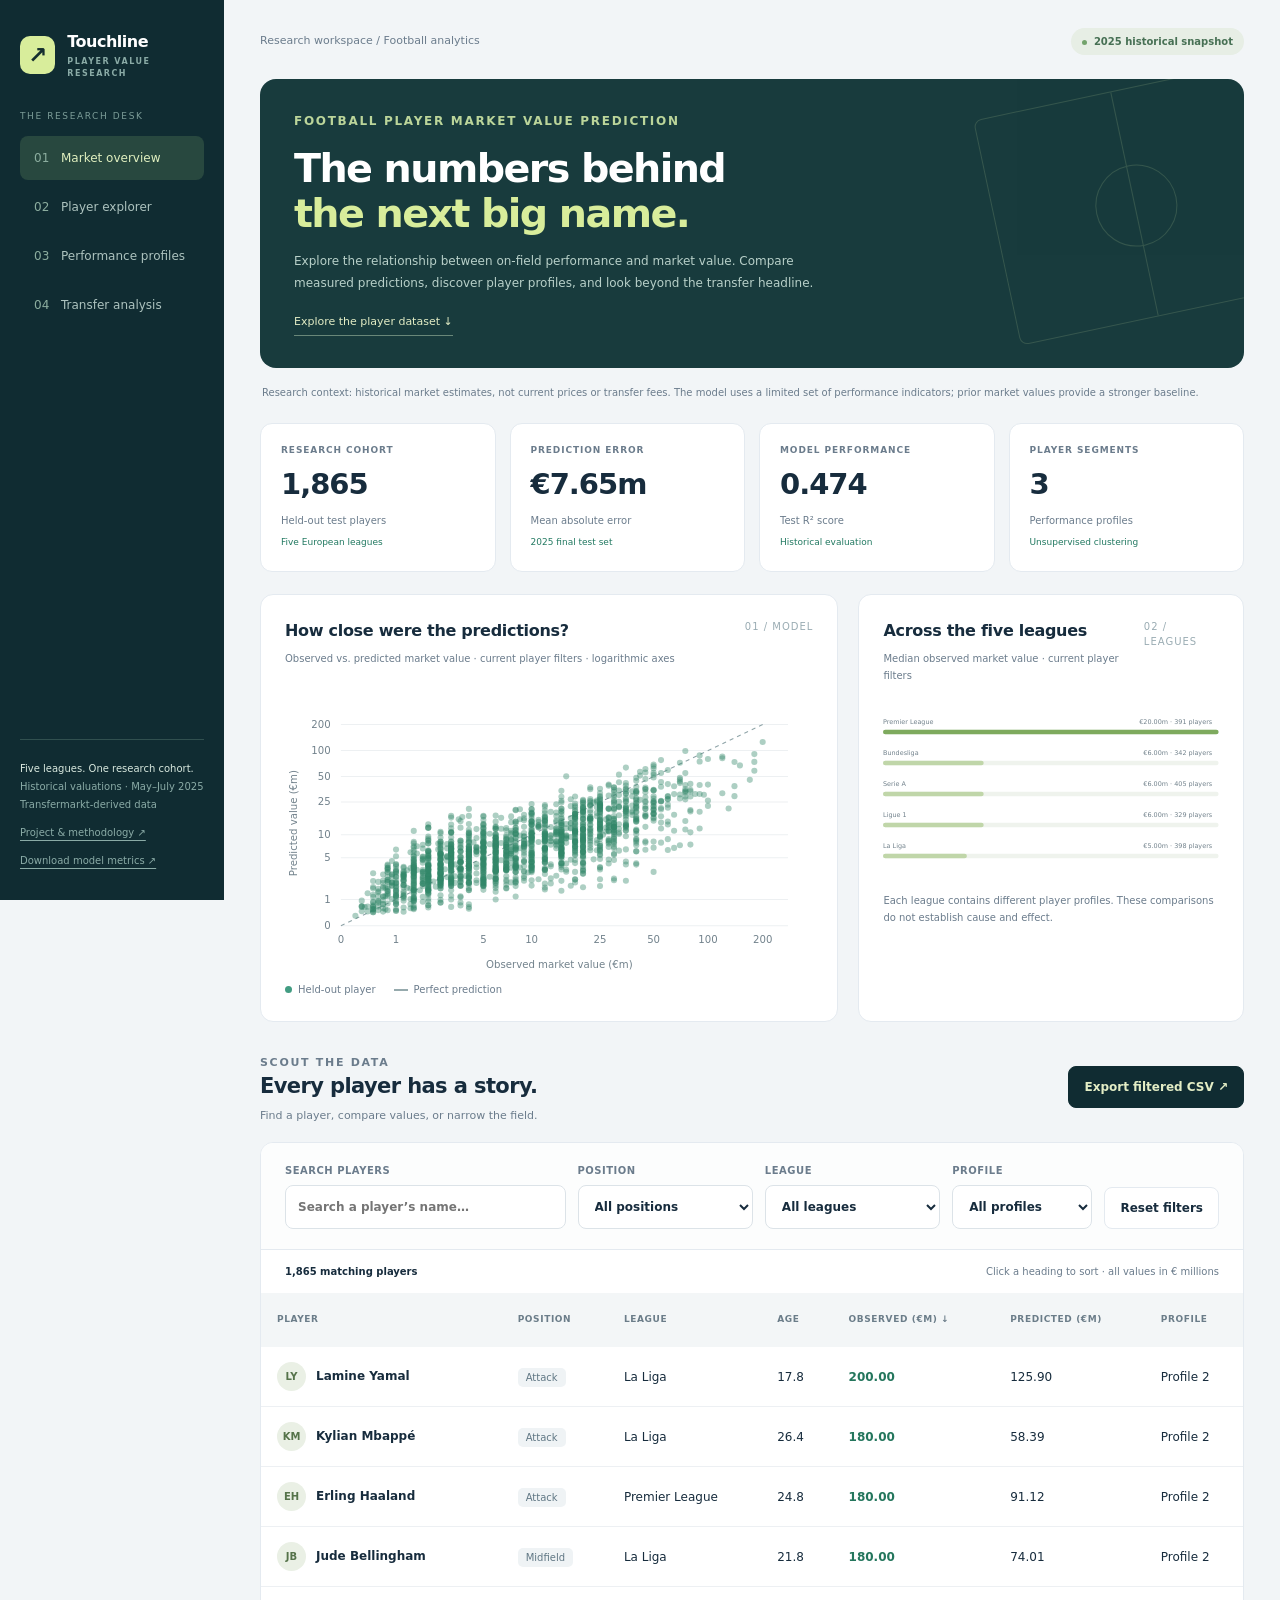
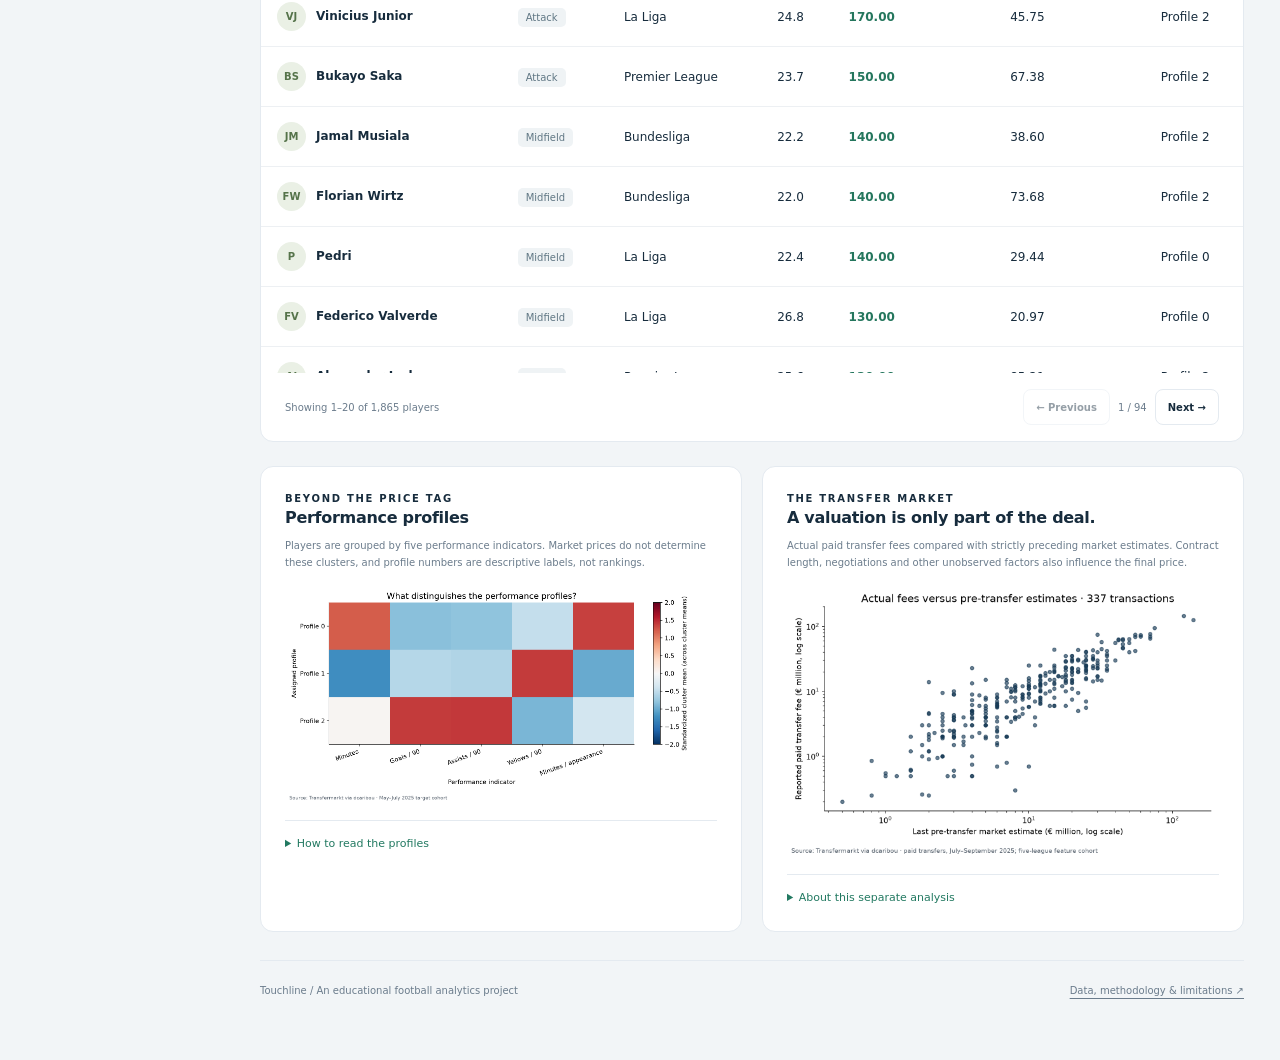
<file: index.html>
<!doctype html>
<html lang="en">
<head>
<meta charset="utf-8">
<meta name="viewport" content="width=device-width, initial-scale=1">
<title>Player Value Prediction</title>
<meta http-equiv="refresh" content="0; url=./reports/explorer.html">
<script>window.location.replace("./reports/explorer.html");</script>
</head>
<body><p>Opening Player Value Prediction… <a href="./reports/explorer.html">Open the web interface</a>.</p></body>
</html>
</file>
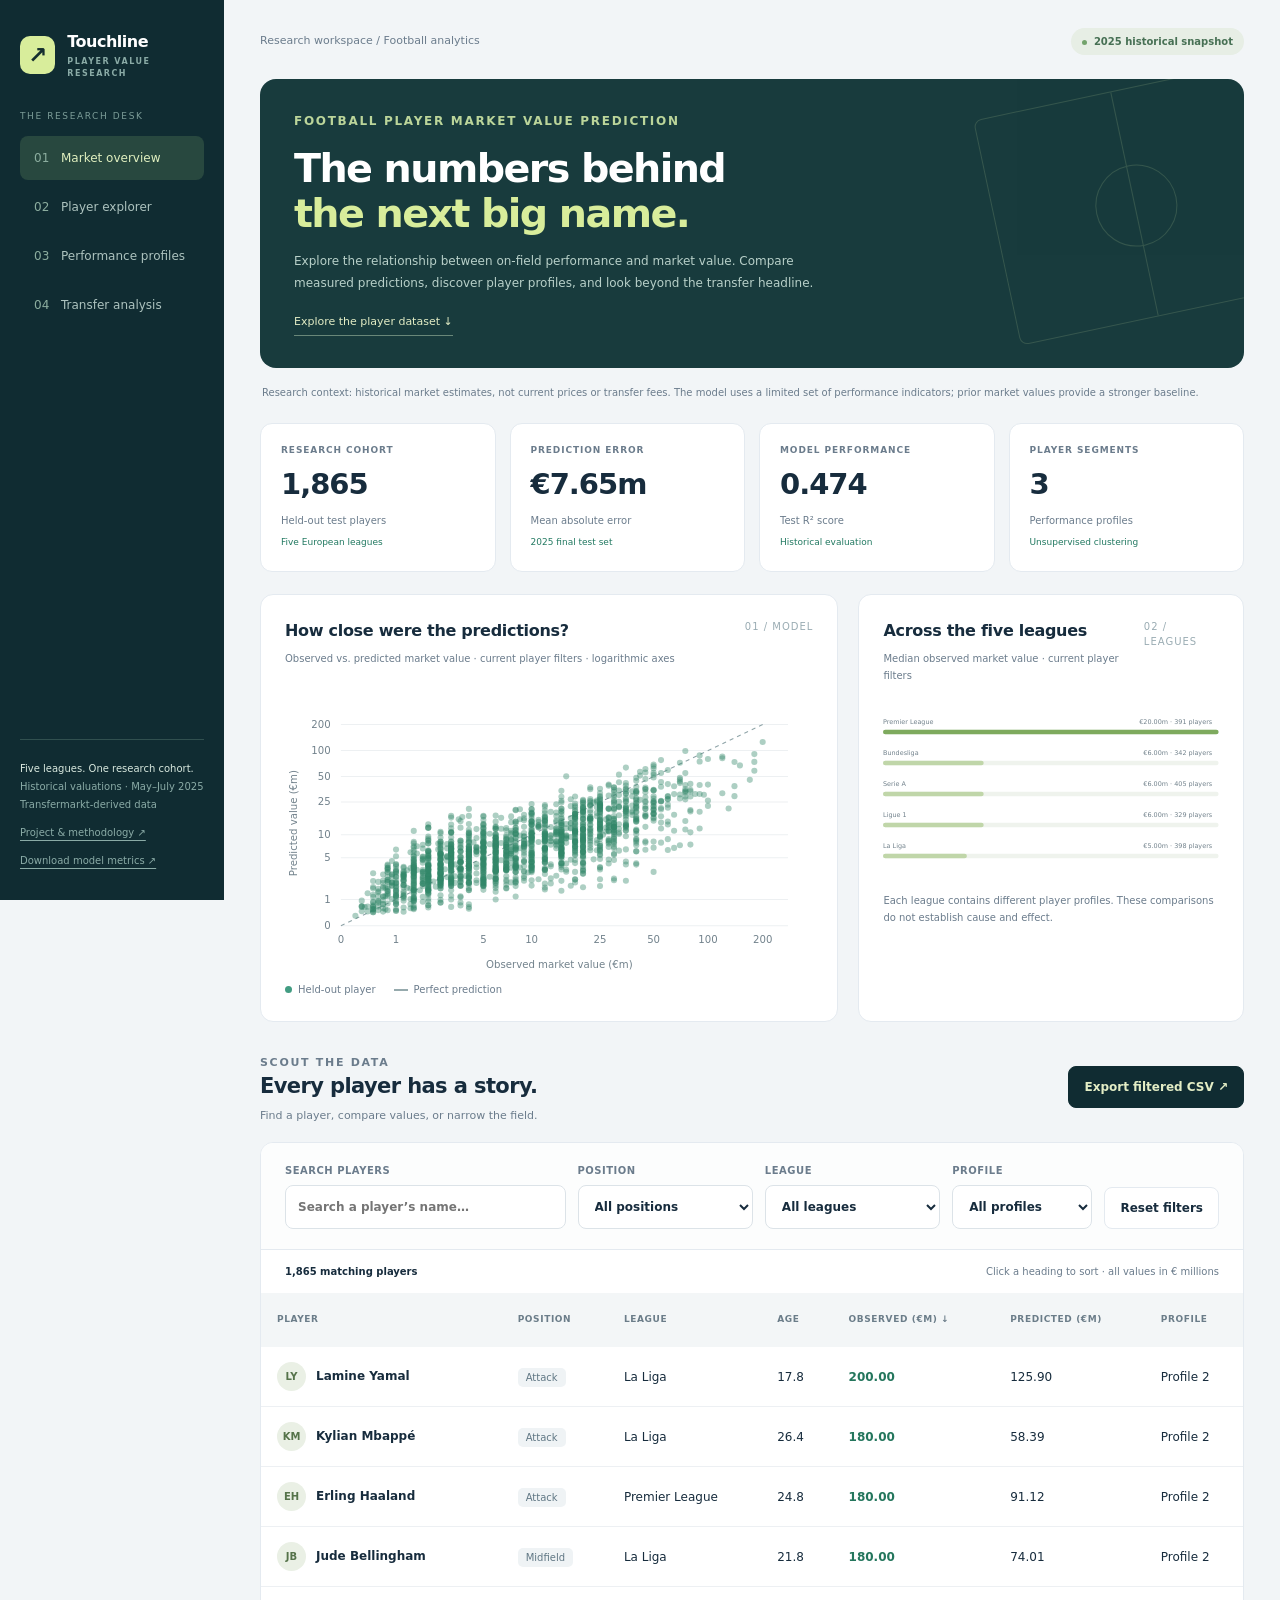
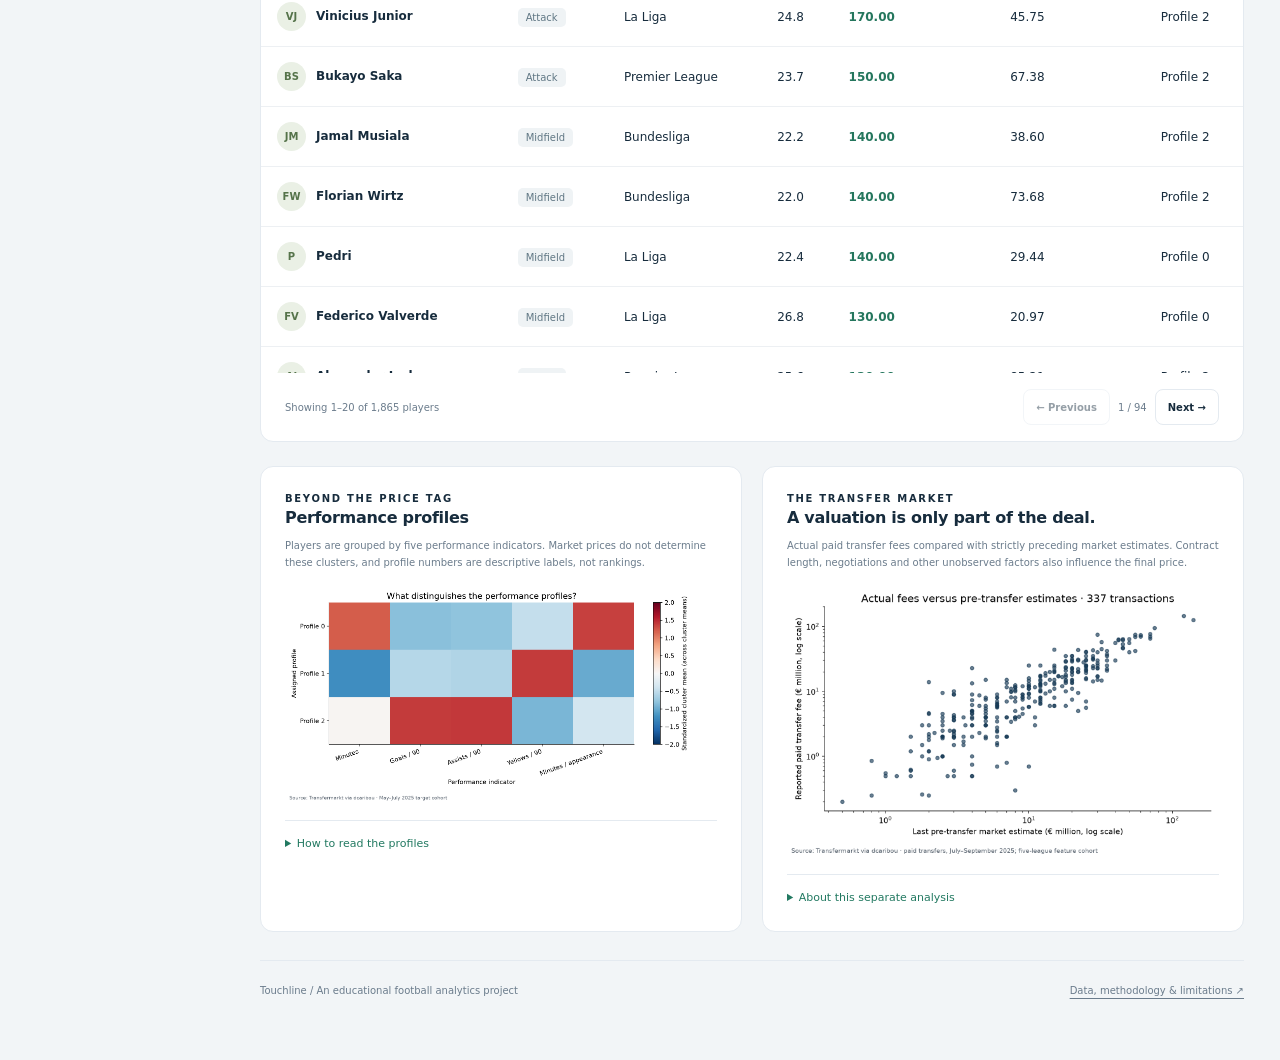
<file: reports/explorer.html>
<!doctype html>
<html lang="en"><head><meta charset="utf-8"><meta name="viewport" content="width=device-width,initial-scale=1"><meta name="description" content="Explore historical football player valuations, model predictions and performance profiles across five European leagues."><title>Touchline · Player Value Research</title><link rel="stylesheet" href="interface.css"><script src="interface.js" defer></script></head>
<body><a class="skip-link" href="#main">Skip to content</a>
<aside class="sidebar"><a class="brand" href="#overview"><span class="brand-icon" aria-hidden="true">↗</span><span>Touchline<small>PLAYER VALUE RESEARCH</small></span></a><nav aria-label="Main navigation"><p class="nav-caption">THE RESEARCH DESK</p><a class="active" href="#overview"><span>01</span>Market overview</a><a href="#players"><span>02</span>Player explorer</a><a href="#profiles"><span>03</span>Performance profiles</a><a href="#transfers"><span>04</span>Transfer analysis</a></nav><div class="sidebar-bottom"><strong>Five leagues. One research cohort.</strong><br>Historical valuations · May–July 2025<br>Transfermarkt-derived data<a href="https://github.com/MO7KUN/Football-Player-Market-Value-Prediction">Project & methodology ↗</a><a href="metrics.json">Download model metrics ↗</a></div></aside>
<main class="main" id="main"><div class="topbar"><span>Research workspace <span aria-hidden="true">/</span> Football analytics</span><span class="status-dot">2025 historical snapshot</span></div>
<section class="hero" id="overview"><div class="hero-copy"><p class="eyebrow">Football Player Market Value Prediction</p><h1>The numbers behind<br><em>the next big name.</em></h1><p>Explore the relationship between on-field performance and market value. Compare measured predictions, discover player profiles, and look beyond the transfer headline.</p><a href="#players">Explore the player dataset ↓</a></div><div class="pitch" aria-hidden="true"></div></section>
<p class="notice">Research context: historical market estimates, not current prices or transfer fees. The model uses a limited set of performance indicators; prior market values provide a stronger baseline.</p>
<section class="stats" aria-label="Fixed model evaluation metrics"><article class="stat"><p class="eyebrow">RESEARCH COHORT</p><b>1,865</b><span>Held-out test players</span><br><small>Five European leagues</small></article><article class="stat"><p class="eyebrow">PREDICTION ERROR</p><b>€7.65m</b><span>Mean absolute error</span><br><small>2025 final test set</small></article><article class="stat"><p class="eyebrow">MODEL PERFORMANCE</p><b>0.474</b><span>Test R² score</span><br><small>Historical evaluation</small></article><article class="stat"><p class="eyebrow">PLAYER SEGMENTS</p><b>3</b><span>Performance profiles</span><br><small>Unsupervised clustering</small></article></section>
<div class="overview"><section class="panel"><div class="panel-head"><div><h2>How close were the predictions?</h2><p class="caption">Observed vs. predicted market value · current player filters · logarithmic axes</p></div><span class="panel-number">01 / MODEL</span></div><div id="valuation-chart" class="chart"></div><div class="legend"><span>Held-out player</span><span>Perfect prediction</span></div></section><section class="panel"><div class="panel-head"><div><h2>Across the five leagues</h2><p class="caption">Median observed market value · current player filters</p></div><span class="panel-number">02 / LEAGUES</span></div><div id="league-chart" class="chart"></div><p class="caption">Each league contains different player profiles. These comparisons do not establish cause and effect.</p></section></div>
<section id="players"><div class="section-heading"><div><p class="eyebrow">SCOUT THE DATA</p><h2>Every player has a story.</h2><p>Find a player, compare values, or narrow the field.</p></div><button id="export" class="primary">Export filtered CSV ↗</button></div><div class="panel explorer"><div class="filters"><label>SEARCH PLAYERS<input id="q" type="search" placeholder="Search a player’s name…"></label><label>POSITION<select id="position"><option value="">All positions</option></select></label><label>LEAGUE<select id="league"><option value="">All leagues</option></select></label><label>PROFILE<select id="profile"><option value="">All profiles</option></select></label><button id="reset">Reset filters</button></div><div class="results-meta"><strong id="count" role="status"></strong><span>Click a heading to sort · all values in € millions</span></div><div class="wrap"><table><caption hidden>Historical player valuations and model predictions, in millions of euros</caption><thead><tr><th data-key="name"><button>Player</button></th><th data-key="position"><button>Position</button></th><th data-key="league"><button>League</button></th><th data-key="age"><button>Age</button></th><th data-key="market_value_in_eur"><button>Observed (€m)</button></th><th data-key="prediction_eur"><button>Predicted (€m)</button></th><th data-key="cluster"><button>Profile</button></th></tr></thead><tbody id="rows"></tbody></table></div><div class="pagination"><span id="page-info"></span><div><button id="prev" aria-label="Previous page">← Previous</button><span id="page-number"></span><button id="next" aria-label="Next page">Next →</button></div></div></div></section>
<div class="research-grid"><section class="panel" id="profiles"><p class="eyebrow">BEYOND THE PRICE TAG</p><h2>Performance profiles</h2><p class="caption">Players are grouped by five performance indicators. Market prices do not determine these clusters, and profile numbers are descriptive labels, not rankings.</p><img src="figures/cluster_heatmap.png" alt="Standardized performance characteristics of the three player clusters" loading="lazy"><details><summary>How to read the profiles</summary><p class="caption">KMeans groups players by minutes played, goals per 90, assists per 90, yellow cards per 90 and minutes per appearance. The groups overlap; defensive and goalkeeper quality cannot be measured well with these limited statistics.</p></details></section><section class="panel" id="transfers"><p class="eyebrow">THE TRANSFER MARKET</p><h2>A valuation is only part of the deal.</h2><p class="caption">Actual paid transfer fees compared with strictly preceding market estimates. Contract length, negotiations and other unobserved factors also influence the final price.</p><img src="figures/transfer_fees.png" alt="Actual paid transfer fees versus strictly preceding market estimates" loading="lazy"><details><summary>About this separate analysis</summary><p class="caption">Paid transactions from July–September 2025. Free transfers and undisclosed or nonpositive fees are excluded. A Transfermarkt estimate and a realized transfer fee are different variables.</p></details></section></div>
<footer class="page-footer"><span>Touchline / An educational football analytics project</span><a href="https://github.com/MO7KUN/Football-Player-Market-Value-Prediction">Data, methodology & limitations ↗</a></footer></main><script id="player-data" type="application/json">[{"name": "Jonas Hofmann", "position": "Midfield", "league": "L1", "age": 32.79671457905544, "market_value_in_eur": 2000000, "prediction_eur": 1351192.5968787165, "cluster": 2}, {"name": "Daley Blind", "position": "Defender", "league": "ES1", "age": 35.14579055441479, "market_value_in_eur": 1500000, "prediction_eur": 1037596.7541278842, "cluster": 0}, {"name": "Ashley Young", "position": "Defender", "league": "GB1", "age": 39.81108829568789, "market_value_in_eur": 500000, "prediction_eur": 1667803.5086817355, "cluster": 1}, {"name": "Raúl Albiol", "position": "Defender", "league": "ES1", "age": 39.65503080082136, "market_value_in_eur": 1000000, "prediction_eur": 478750.04970599135, "cluster": 1}, {"name": "Dante", "position": "Defender", "league": "FR1", "age": 41.53593429158111, "market_value_in_eur": 500000, "prediction_eur": 428292.1727653986, "cluster": 0}, {"name": "Casemiro", "position": "Midfield", "league": "GB1", "age": 33.1854893908282, "market_value_in_eur": 10000000, "prediction_eur": 3315560.8029765734, "cluster": 1}, {"name": "Manuel Neuer", "position": "Goalkeeper", "league": "L1", "age": 39.096509240246405, "market_value_in_eur": 4000000, "prediction_eur": 763389.4074582261, "cluster": 0}, {"name": "Steve Mandanda", "position": "Goalkeeper", "league": "FR1", "age": 40.09308692676249, "market_value_in_eur": 500000, "prediction_eur": 557419.4157348206, "cluster": 0}, {"name": "Luka Modrić", "position": "Midfield", "league": "ES1", "age": 39.6413415468857, "market_value_in_eur": 4000000, "prediction_eur": 2649450.8767739846, "cluster": 2}, {"name": "Lukasz Fabianski", "position": "Goalkeeper", "league": "GB1", "age": 40.03559206023272, "market_value_in_eur": 500000, "prediction_eur": 842874.1824790009, "cluster": 0}, {"name": "Óscar Trejo", "position": "Midfield", "league": "ES1", "age": 37.01300479123888, "market_value_in_eur": 500000, "prediction_eur": 657386.206952089, "cluster": 1}, {"name": "Armando Izzo", "position": "Defender", "league": "IT1", "age": 33.163586584531146, "market_value_in_eur": 1500000, "prediction_eur": 1714777.0183192538, "cluster": 0}, {"name": "Lorenzo De Silvestri", "position": "Defender", "league": "IT1", "age": 36.93908281998631, "market_value_in_eur": 800000, "prediction_eur": 506419.9307848922, "cluster": 1}, {"name": "Axel Witsel", "position": "Midfield", "league": "ES1", "age": 36.2984257357974, "market_value_in_eur": 2000000, "prediction_eur": 720812.7512397248, "cluster": 1}, {"name": "Robert Lewandowski", "position": "Attack", "league": "ES1", "age": 36.69267624914442, "market_value_in_eur": 12000000, "prediction_eur": 6646482.971196556, "cluster": 2}, {"name": "Mats Hummels", "position": "Defender", "league": "IT1", "age": 36.37234770704997, "market_value_in_eur": 2000000, "prediction_eur": 615880.5407564061, "cluster": 1}, {"name": "Alexis Sánchez", "position": "Attack", "league": "IT1", "age": 36.36413415468857, "market_value_in_eur": 1500000, "prediction_eur": 545957.9885949496, "cluster": 1}, {"name": "Milan Badelj", "position": "Midfield", "league": "IT1", "age": 36.17796030116359, "market_value_in_eur": 800000, "prediction_eur": 802081.9996069529, "cluster": 0}, {"name": "Marko Arnautovic", "position": "Attack", "league": "IT1", "age": 36.03285420944559, "market_value_in_eur": 3000000, "prediction_eur": 2000654.0554712757, "cluster": 2}, {"name": "Yann Sommer", "position": "Goalkeeper", "league": "IT1", "age": 36.369609856262834, "market_value_in_eur": 4000000, "prediction_eur": 635543.3187811557, "cluster": 0}, {"name": "Kevin Müller", "position": "Goalkeeper", "league": "L1", "age": 34.130047912388775, "market_value_in_eur": 700000, "prediction_eur": 2287123.780175546, "cluster": 0}, {"name": "Wojciech Szczesny", "position": "Goalkeeper", "league": "ES1", "age": 35.0362765229295, "market_value_in_eur": 1000000, "prediction_eur": 913443.2235715248, "cluster": 0}, {"name": "André Ayew", "position": "Attack", "league": "FR1", "age": 35.370294318959616, "market_value_in_eur": 600000, "prediction_eur": 887963.1644644763, "cluster": 2}, {"name": "Kevin Trapp", "position": "Goalkeeper", "league": "L1", "age": 34.8145106091718, "market_value_in_eur": 2500000, "prediction_eur": 2021291.2193042943, "cluster": 0}, {"name": "Ante Budimir", "position": "Attack", "league": "ES1", "age": 33.776865160848736, "market_value_in_eur": 5000000, "prediction_eur": 10358591.437254203, "cluster": 2}, {"name": "Andrej Kramaric", "position": "Attack", "league": "L1", "age": 33.86721423682409, "market_value_in_eur": 4000000, "prediction_eur": 6148001.996802964, "cluster": 2}, {"name": "Lukas Hradecky", "position": "Goalkeeper", "league": "L1", "age": 35.43326488706366, "market_value_in_eur": 2000000, "prediction_eur": 1398493.6797294673, "cluster": 0}, {"name": "Mateo Kovacic", "position": "Midfield", "league": "GB1", "age": 30.98699520876112, "market_value_in_eur": 20000000, "prediction_eur": 10585380.46438522, "cluster": 0}, {"name": "Fraser Forster", "position": "Goalkeeper", "league": "GB1", "age": 37.12251882272416, "market_value_in_eur": 1000000, "prediction_eur": 546266.8333145342, "cluster": 0}, {"name": "İlkay Gündoğan", "position": "Midfield", "league": "GB1", "age": 34.51882272416153, "market_value_in_eur": 5000000, "prediction_eur": 3503963.7371965507, "cluster": 0}, {"name": "Matteo Darmian", "position": "Defender", "league": "IT1", "age": 35.4113620807666, "market_value_in_eur": 2500000, "prediction_eur": 985238.9500072128, "cluster": 1}, {"name": "Oliver Baumann", "position": "Goalkeeper", "league": "L1", "age": 34.91307323750856, "market_value_in_eur": 3000000, "prediction_eur": 995411.695543555, "cluster": 0}, {"name": "Nicolas Höfler", "position": "Midfield", "league": "L1", "age": 35.14579055441479, "market_value_in_eur": 500000, "prediction_eur": 433182.8287831123, "cluster": 1}, {"name": "Lewis Holtby", "position": "Midfield", "league": "L1", "age": 34.61738535249829, "market_value_in_eur": 500000, "prediction_eur": 663730.8132165701, "cluster": 1}, {"name": "Henrikh Mkhitaryan", "position": "Midfield", "league": "IT1", "age": 36.27378507871321, "market_value_in_eur": 4000000, "prediction_eur": 1547038.4520728493, "cluster": 0}, {"name": "Danilo D'Ambrosio", "position": "Defender", "league": "IT1", "age": 36.64065708418891, "market_value_in_eur": 700000, "prediction_eur": 453541.4090842392, "cluster": 1}, {"name": "Péter Gulácsi", "position": "Goalkeeper", "league": "L1", "age": 34.98699520876112, "market_value_in_eur": 2000000, "prediction_eur": 1552014.992327469, "cluster": 0}, {"name": "César Azpilicueta", "position": "Defender", "league": "ES1", "age": 35.67419575633128, "market_value_in_eur": 1500000, "prediction_eur": 585631.9883538737, "cluster": 1}, {"name": "Thomas Müller", "position": "Attack", "league": "L1", "age": 35.630390143737166, "market_value_in_eur": 6000000, "prediction_eur": 998826.9468734708, "cluster": 2}, {"name": "Anthony Jung", "position": "Defender", "league": "L1", "age": 33.492128678986994, "market_value_in_eur": 1000000, "prediction_eur": 2076930.625837184, "cluster": 0}, {"name": "Cristhian Stuani", "position": "Attack", "league": "ES1", "age": 38.55167693360712, "market_value_in_eur": 1000000, "prediction_eur": 3132726.7007959997, "cluster": 2}, {"name": "David de Gea", "position": "Goalkeeper", "league": "IT1", "age": 34.48049281314169, "market_value_in_eur": 5000000, "prediction_eur": 1857995.321296301, "cluster": 0}, {"name": "Dani Parejo", "position": "Midfield", "league": "ES1", "age": 36.04106776180698, "market_value_in_eur": 1500000, "prediction_eur": 1553489.93602914, "cluster": 0}, {"name": "Mathieu Gorgelin", "position": "Goalkeeper", "league": "FR1", "age": 34.7378507871321, "market_value_in_eur": 300000, "prediction_eur": 643855.8191349878, "cluster": 0}, {"name": "Anthony Lopes", "position": "Goalkeeper", "league": "FR1", "age": 34.58179329226557, "market_value_in_eur": 1200000, "prediction_eur": 622268.7967936749, "cluster": 0}, {"name": "Yuri Berchiche", "position": "Defender", "league": "ES1", "age": 35.219712525667354, "market_value_in_eur": 1400000, "prediction_eur": 769272.6349317265, "cluster": 0}, {"name": "Adam Smith", "position": "Defender", "league": "GB1", "age": 34.00684462696783, "market_value_in_eur": 750000, "prediction_eur": 1725971.0944934282, "cluster": 1}, {"name": "Abdoulaye Bamba", "position": "Defender", "league": "FR1", "age": 35.017111567419576, "market_value_in_eur": 300000, "prediction_eur": 463816.9045465002, "cluster": 0}, {"name": "Vicente Guaita", "position": "Goalkeeper", "league": "ES1", "age": 38.30527036276523, "market_value_in_eur": 700000, "prediction_eur": 760853.8533202097, "cluster": 0}, {"name": "Pedro", "position": "Attack", "league": "IT1", "age": 37.76043805612594, "market_value_in_eur": 1000000, "prediction_eur": 1336083.762656205, "cluster": 2}, {"name": "Oriol Romeu", "position": "Midfield", "league": "ES1", "age": 33.60164271047228, "market_value_in_eur": 1200000, "prediction_eur": 1142970.1850097978, "cluster": 1}, {"name": "Danny Welbeck", "position": "Attack", "league": "GB1", "age": 34.42847364818618, "market_value_in_eur": 5000000, "prediction_eur": 4788364.326534924, "cluster": 2}, {"name": "Milan Djuric", "position": "Attack", "league": "IT1", "age": 34.94318959616701, "market_value_in_eur": 1500000, "prediction_eur": 968555.9443330814, "cluster": 2}, {"name": "Christian Eriksen", "position": "Midfield", "league": "GB1", "age": 33.210130047912386, "market_value_in_eur": 4000000, "prediction_eur": 2528814.240121289, "cluster": 1}, {"name": "Adrián San Miguel", "position": "Goalkeeper", "league": "ES1", "age": 38.32443531827516, "market_value_in_eur": 500000, "prediction_eur": 555928.3173747772, "cluster": 0}, {"name": "Iago Aspas", "position": "Attack", "league": "ES1", "age": 37.74948665297741, "market_value_in_eur": 2000000, "prediction_eur": 6151612.769009871, "cluster": 2}, {"name": "Rafael Tolói", "position": "Defender", "league": "IT1", "age": 34.55715263518138, "market_value_in_eur": 1400000, "prediction_eur": 588949.2749645635, "cluster": 1}, {"name": "Bernd Leno", "position": "Goalkeeper", "league": "GB1", "age": 33.15811088295688, "market_value_in_eur": 10000000, "prediction_eur": 5796937.554862023, "cluster": 0}, {"name": "Ørjan Nyland", "position": "Goalkeeper", "league": "ES1", "age": 34.639288158795345, "market_value_in_eur": 900000, "prediction_eur": 1910581.158705258, "cluster": 0}, {"name": "Duván Zapata", "position": "Attack", "league": "IT1", "age": 34.08350444900753, "market_value_in_eur": 3500000, "prediction_eur": 1173879.8045719904, "cluster": 2}, {"name": "Koke", "position": "Midfield", "league": "ES1", "age": 33.31143052703628, "market_value_in_eur": 8000000, "prediction_eur": 2099479.613452736, "cluster": 0}, {"name": "Pablo Sarabia", "position": "Midfield", "league": "GB1", "age": 32.9719370294319, "market_value_in_eur": 5000000, "prediction_eur": 4736538.716389624, "cluster": 2}, {"name": "Nemanja Gudelj", "position": "Midfield", "league": "ES1", "age": 33.45653661875428, "market_value_in_eur": 3000000, "prediction_eur": 2288164.520599725, "cluster": 0}, {"name": "Nemanja Matić", "position": "Midfield", "league": "FR1", "age": 36.74743326488706, "market_value_in_eur": 2000000, "prediction_eur": 911851.9885868406, "cluster": 0}, {"name": "Mario Götze", "position": "Midfield", "league": "L1", "age": 32.90896646132786, "market_value_in_eur": 4000000, "prediction_eur": 2650608.659272476, "cluster": 0}, {"name": "Marc-André ter Stegen", "position": "Goalkeeper", "league": "ES1", "age": 33.002053388090346, "market_value_in_eur": 12000000, "prediction_eur": 1604741.6192218482, "cluster": 0}, {"name": "Martin Dúbravka", "position": "Goalkeeper", "league": "GB1", "age": 36.290212183436005, "market_value_in_eur": 1000000, "prediction_eur": 1158937.638142825, "cluster": 0}, {"name": "Niclas Füllkrug", "position": "Attack", "league": "GB1", "age": 32.2217659137577, "market_value_in_eur": 10000000, "prediction_eur": 3740184.430967795, "cluster": 2}, {"name": "Christopher Trimmel", "position": "Defender", "league": "L1", "age": 38.182067077344286, "market_value_in_eur": 600000, "prediction_eur": 657552.0608421403, "cluster": 1}, {"name": "Kiko Femenía", "position": "Defender", "league": "ES1", "age": 34.24229979466119, "market_value_in_eur": 900000, "prediction_eur": 1017271.2250733544, "cluster": 0}, {"name": "Aïssa Mandi", "position": "Defender", "league": "FR1", "age": 33.52498288843258, "market_value_in_eur": 1200000, "prediction_eur": 932568.4427708077, "cluster": 0}, {"name": "Lukasz Skorupski", "position": "Goalkeeper", "league": "IT1", "age": 33.99041752224504, "market_value_in_eur": 2500000, "prediction_eur": 2091676.7753241565, "cluster": 0}, {"name": "Christian Kabasele", "position": "Defender", "league": "IT1", "age": 34.182067077344286, "market_value_in_eur": 700000, "prediction_eur": 1173684.1125321, "cluster": 1}, {"name": "Stefan Bell", "position": "Defender", "league": "L1", "age": 33.686516084873375, "market_value_in_eur": 800000, "prediction_eur": 1176000.0002071792, "cluster": 1}, {"name": "Pascal Groß", "position": "Midfield", "league": "L1", "age": 33.87816563997262, "market_value_in_eur": 5000000, "prediction_eur": 1971166.7634098097, "cluster": 0}, {"name": "Benjamin André", "position": "Midfield", "league": "FR1", "age": 34.743326488706366, "market_value_in_eur": 5000000, "prediction_eur": 1576405.4320700471, "cluster": 0}, {"name": "Kevin Vogt", "position": "Defender", "league": "L1", "age": 33.60438056125941, "market_value_in_eur": 1000000, "prediction_eur": 1074757.365778403, "cluster": 1}, {"name": "Timo Horn", "position": "Goalkeeper", "league": "L1", "age": 31.969883641341543, "market_value_in_eur": 800000, "prediction_eur": 1504529.9949141804, "cluster": 0}, {"name": "Nathaniel Clyne", "position": "Defender", "league": "GB1", "age": 34.072553045859, "market_value_in_eur": 1000000, "prediction_eur": 1243046.8949572728, "cluster": 1}, {"name": "Isco", "position": "Midfield", "league": "ES1", "age": 33.02669404517454, "market_value_in_eur": 6000000, "prediction_eur": 14548337.71214059, "cluster": 2}, {"name": "Iván Balliu", "position": "Defender", "league": "ES1", "age": 33.3305954825462, "market_value_in_eur": 1400000, "prediction_eur": 1022538.8232461635, "cluster": 1}, {"name": "Sergi Roberto", "position": "Midfield", "league": "IT1", "age": 33.229295003422315, "market_value_in_eur": 1500000, "prediction_eur": 1065167.0935500695, "cluster": 1}, {"name": "Nicolas Viola", "position": "Midfield", "league": "IT1", "age": 35.55099247091034, "market_value_in_eur": 1000000, "prediction_eur": 767668.3942471462, "cluster": 1}, {"name": "Marco Silvestri", "position": "Goalkeeper", "league": "IT1", "age": 34.16563997262149, "market_value_in_eur": 500000, "prediction_eur": 541107.5210448938, "cluster": 0}, {"name": "Stefan Lainer", "position": "Defender", "league": "L1", "age": 32.67624914442163, "market_value_in_eur": 1200000, "prediction_eur": 1196876.1697785135, "cluster": 1}, {"name": "Danny da Costa", "position": "Defender", "league": "L1", "age": 31.80013689253936, "market_value_in_eur": 1500000, "prediction_eur": 2864505.6651256606, "cluster": 0}, {"name": "Stefan Ortega", "position": "Goalkeeper", "league": "GB1", "age": 32.48186173853525, "market_value_in_eur": 8000000, "prediction_eur": 2228258.889264537, "cluster": 0}, {"name": "Antonio Rüdiger", "position": "Defender", "league": "ES1", "age": 32.16153319644079, "market_value_in_eur": 20000000, "prediction_eur": 3766628.06732822, "cluster": 0}, {"name": "Ricardo Rodríguez", "position": "Defender", "league": "ES1", "age": 32.681724845995895, "market_value_in_eur": 2000000, "prediction_eur": 2085615.325975034, "cluster": 1}, {"name": "Luca Caldirola", "position": "Defender", "league": "IT1", "age": 34.24503764544832, "market_value_in_eur": 700000, "prediction_eur": 781168.1003409455, "cluster": 1}, {"name": "Kevin De Bruyne", "position": "Midfield", "league": "GB1", "age": 33.842573579739906, "market_value_in_eur": 20000000, "prediction_eur": 7519762.255145715, "cluster": 2}, {"name": "Joshua King", "position": "Attack", "league": "FR1", "age": 33.29226557152635, "market_value_in_eur": 1800000, "prediction_eur": 2023763.100103021, "cluster": 2}, {"name": "Heung-min Son", "position": "Attack", "league": "GB1", "age": 32.813141683778234, "market_value_in_eur": 20000000, "prediction_eur": 15823928.109113026, "cluster": 2}, {"name": "Juan Cuadrado", "position": "Midfield", "league": "IT1", "age": 36.930869267624914, "market_value_in_eur": 1000000, "prediction_eur": 768912.9127449992, "cluster": 1}, {"name": "Aaron Cresswell", "position": "Defender", "league": "GB1", "age": 35.37577002053388, "market_value_in_eur": 500000, "prediction_eur": 888518.0295752198, "cluster": 1}, {"name": "Sergi Gómez", "position": "Defender", "league": "ES1", "age": 33.09240246406571, "market_value_in_eur": 600000, "prediction_eur": 933200.905421668, "cluster": 1}, {"name": "Lukas Kübler", "position": "Defender", "league": "L1", "age": 32.668035592060235, "market_value_in_eur": 1500000, "prediction_eur": 3019559.308051517, "cluster": 0}, {"name": "Christian Günter", "position": "Defender", "league": "L1", "age": 32.16974674880219, "market_value_in_eur": 3500000, "prediction_eur": 3573256.6819966645, "cluster": 0}, {"name": "Alexandre Lacazette", "position": "Attack", "league": "FR1", "age": 33.927446954141, "market_value_in_eur": 6000000, "prediction_eur": 4259317.185101506, "cluster": 2}, {"name": "Willi Orbán", "position": "Defender", "league": "L1", "age": 32.49007529089665, "market_value_in_eur": 8000000, "prediction_eur": 4113665.027466127, "cluster": 0}, {"name": "Alexander Schwolow", "position": "Goalkeeper", "league": "L1", "age": 32.91170431211499, "market_value_in_eur": 500000, "prediction_eur": 714764.6351844431, "cluster": 0}, {"name": "Leonardo Bittencourt", "position": "Midfield", "league": "L1", "age": 31.36481861738536, "market_value_in_eur": 1500000, "prediction_eur": 3147597.282127377, "cluster": 1}, {"name": "Kike García", "position": "Attack", "league": "ES1", "age": 35.43052703627652, "market_value_in_eur": 900000, "prediction_eur": 2102493.5845378, "cluster": 2}, {"name": "Sead Kolasinac", "position": "Defender", "league": "IT1", "age": 31.863107460643395, "market_value_in_eur": 7000000, "prediction_eur": 1944874.320750533, "cluster": 0}, {"name": "Patrick Drewes", "position": "Goalkeeper", "league": "L1", "age": 32.23545516769336, "market_value_in_eur": 500000, "prediction_eur": 2255875.385592489, "cluster": 0}, {"name": "Marko Dmitrovic", "position": "Goalkeeper", "league": "ES1", "age": 33.267624914442166, "market_value_in_eur": 800000, "prediction_eur": 3601552.409203697, "cluster": 0}, {"name": "Stephan El Shaarawy", "position": "Attack", "league": "IT1", "age": 32.50924024640657, "market_value_in_eur": 3500000, "prediction_eur": 3160262.726711812, "cluster": 2}, {"name": "Kyle Walker", "position": "Defender", "league": "IT1", "age": 34.926762491444215, "market_value_in_eur": 4000000, "prediction_eur": 570748.0670928734, "cluster": 0}, {"name": "Darko Brasanac", "position": "Midfield", "league": "ES1", "age": 33.215605749486656, "market_value_in_eur": 500000, "prediction_eur": 1781816.2570807843, "cluster": 1}, {"name": "Kieran Trippier", "position": "Defender", "league": "GB1", "age": 34.614647501711154, "market_value_in_eur": 4000000, "prediction_eur": 2096007.07594478, "cluster": 1}, {"name": "Alex McCarthy", "position": "Goalkeeper", "league": "GB1", "age": 35.408624229979466, "market_value_in_eur": 350000, "prediction_eur": 637691.1560603776, "cluster": 0}, {"name": "Pietro Terracciano", "position": "Goalkeeper", "league": "IT1", "age": 35.148528405201915, "market_value_in_eur": 1000000, "prediction_eur": 496167.9702553666, "cluster": 0}, {"name": "Romelu Lukaku", "position": "Attack", "league": "IT1", "age": 31.96714579055441, "market_value_in_eur": 22000000, "prediction_eur": 9415186.145158537, "cluster": 2}, {"name": "Óscar de Marcos", "position": "Defender", "league": "ES1", "age": 36.04654346338125, "market_value_in_eur": 1500000, "prediction_eur": 1590482.6520316603, "cluster": 2}, {"name": "Jannik Vestergaard", "position": "Defender", "league": "GB1", "age": 32.7419575633128, "market_value_in_eur": 2000000, "prediction_eur": 2568487.4297436364, "cluster": 1}, {"name": "Portu", "position": "Attack", "league": "ES1", "age": 32.94455852156057, "market_value_in_eur": 1800000, "prediction_eur": 3144608.237911356, "cluster": 1}, {"name": "Marc Bartra", "position": "Defender", "league": "ES1", "age": 34.29158110882957, "market_value_in_eur": 1000000, "prediction_eur": 1676545.9553124665, "cluster": 0}, {"name": "Thomas Meunier", "position": "Defender", "league": "FR1", "age": 33.634496919917865, "market_value_in_eur": 2000000, "prediction_eur": 1644853.845418936, "cluster": 1}, {"name": "Jorginho", "position": "Midfield", "league": "GB1", "age": 33.36344969199179, "market_value_in_eur": 6000000, "prediction_eur": 1457110.3779521866, "cluster": 1}, {"name": "Leandro Cabrera", "position": "Defender", "league": "ES1", "age": 33.87268993839836, "market_value_in_eur": 1000000, "prediction_eur": 3415732.576128547, "cluster": 0}, {"name": "Wahbi Khazri", "position": "Attack", "league": "FR1", "age": 34.2258726899384, "market_value_in_eur": 1000000, "prediction_eur": 824049.7400227857, "cluster": 1}, {"name": "Michail Antonio", "position": "Attack", "league": "GB1", "age": 35.09377138945928, "market_value_in_eur": 700000, "prediction_eur": 1152272.570118465, "cluster": 1}, {"name": "Alisson", "position": "Goalkeeper", "league": "GB1", "age": 32.577686516084874, "market_value_in_eur": 20000000, "prediction_eur": 5884659.276196613, "cluster": 0}, {"name": "Jeffrey Gouweleeuw", "position": "Defender", "league": "L1", "age": 33.80971937029432, "market_value_in_eur": 1500000, "prediction_eur": 2089940.6341176704, "cluster": 0}, {"name": "Kevin Stöger", "position": "Midfield", "league": "L1", "age": 31.67693360711841, "market_value_in_eur": 3500000, "prediction_eur": 4341071.653035664, "cluster": 2}, {"name": "Marcel Sabitzer", "position": "Midfield", "league": "L1", "age": 31.123887748117728, "market_value_in_eur": 8000000, "prediction_eur": 1846044.3487490003, "cluster": 1}, {"name": "Frederik Rönnow", "position": "Goalkeeper", "league": "L1", "age": 32.73921971252567, "market_value_in_eur": 3000000, "prediction_eur": 2105718.449967216, "cluster": 0}, {"name": "Jordan Ayew", "position": "Attack", "league": "GB1", "age": 33.637234770705, "market_value_in_eur": 2500000, "prediction_eur": 1886501.0452066504, "cluster": 1}, {"name": "Thibaut Courtois", "position": "Goalkeeper", "league": "ES1", "age": 32.9719370294319, "market_value_in_eur": 20000000, "prediction_eur": 4111406.221738574, "cluster": 0}, {"name": "Chris Wood", "position": "Attack", "league": "GB1", "age": 33.399041752224505, "market_value_in_eur": 10000000, "prediction_eur": 17119223.541143358, "cluster": 2}, {"name": "Sam Johnstone", "position": "Goalkeeper", "league": "GB1", "age": 32.101300479123886, "market_value_in_eur": 6000000, "prediction_eur": 2053438.3126795653, "cluster": 0}, {"name": "Mattia Perin", "position": "Goalkeeper", "league": "IT1", "age": 32.47091033538672, "market_value_in_eur": 2500000, "prediction_eur": 1230668.78173489, "cluster": 1}, {"name": "Dennis Appiah", "position": "Defender", "league": "FR1", "age": 32.89253935660506, "market_value_in_eur": 800000, "prediction_eur": 1281111.7210276113, "cluster": 0}, {"name": "Nampalys Mendy", "position": "Midfield", "league": "FR1", "age": 32.85420944558521, "market_value_in_eur": 1800000, "prediction_eur": 884584.2979029915, "cluster": 1}, {"name": "Joël Veltman", "position": "Defender", "league": "GB1", "age": 33.29226557152635, "market_value_in_eur": 4000000, "prediction_eur": 3534350.1087244977, "cluster": 0}, {"name": "Stefan de Vrij", "position": "Defender", "league": "IT1", "age": 33.23477070499658, "market_value_in_eur": 5000000, "prediction_eur": 2368494.7512858226, "cluster": 0}, {"name": "Anthony Losilla", "position": "Midfield", "league": "L1", "age": 39.14305270362765, "market_value_in_eur": 500000, "prediction_eur": 488928.6336682836, "cluster": 1}, {"name": "Granit Xhaka", "position": "Midfield", "league": "L1", "age": 32.591375770020534, "market_value_in_eur": 12000000, "prediction_eur": 4805744.520674766, "cluster": 0}, {"name": "Allan Nyom", "position": "Defender", "league": "ES1", "age": 36.97467488021903, "market_value_in_eur": 300000, "prediction_eur": 683693.8715496201, "cluster": 1}, {"name": "Florent Hanin", "position": "Defender", "league": "FR1", "age": 35.23613963039014, "market_value_in_eur": 300000, "prediction_eur": 938278.3963284504, "cluster": 0}, {"name": "Emiliano Martínez", "position": "Goalkeeper", "league": "GB1", "age": 32.65982203969884, "market_value_in_eur": 20000000, "prediction_eur": 5295600.977645367, "cluster": 0}, {"name": "Marcos Alonso", "position": "Defender", "league": "ES1", "age": 34.340862422997944, "market_value_in_eur": 1500000, "prediction_eur": 2212759.1550536416, "cluster": 0}, {"name": "Rémy Cabella", "position": "Midfield", "league": "FR1", "age": 35.148528405201915, "market_value_in_eur": 2500000, "prediction_eur": 836547.8126378277, "cluster": 1}, {"name": "Juanpe", "position": "Defender", "league": "ES1", "age": 34.0041067761807, "market_value_in_eur": 600000, "prediction_eur": 830447.3644816867, "cluster": 1}, {"name": "Thomas Dähne", "position": "Goalkeeper", "league": "L1", "age": 31.32101300479124, "market_value_in_eur": 400000, "prediction_eur": 1354705.8004255989, "cluster": 0}, {"name": "Marius Bülter", "position": "Attack", "league": "L1", "age": 32.09034907597536, "market_value_in_eur": 2500000, "prediction_eur": 2482424.276928002, "cluster": 2}, {"name": "Marnon Busch", "position": "Defender", "league": "L1", "age": 30.39561943874059, "market_value_in_eur": 1200000, "prediction_eur": 2296576.9872638984, "cluster": 1}, {"name": "Maximilian Arnold", "position": "Midfield", "league": "L1", "age": 30.92950034223135, "market_value_in_eur": 5000000, "prediction_eur": 5521627.656345645, "cluster": 0}, {"name": "Marius Müller", "position": "Goalkeeper", "league": "L1", "age": 31.802874743326488, "market_value_in_eur": 1500000, "prediction_eur": 1105983.9934377132, "cluster": 1}, {"name": "Jordan Ferri", "position": "Midfield", "league": "FR1", "age": 33.13620807665982, "market_value_in_eur": 2000000, "prediction_eur": 1543567.8736397782, "cluster": 1}, {"name": "Michael Keane", "position": "Defender", "league": "GB1", "age": 32.30116358658453, "market_value_in_eur": 5000000, "prediction_eur": 2805176.156797916, "cluster": 1}, {"name": "Leonardo Spinazzola", "position": "Defender", "league": "IT1", "age": 32.101300479123886, "market_value_in_eur": 3500000, "prediction_eur": 1894164.575872022, "cluster": 1}, {"name": "Dominik Kohr", "position": "Defender", "league": "L1", "age": 31.24709103353868, "market_value_in_eur": 3500000, "prediction_eur": 4364092.591203492, "cluster": 0}, {"name": "Ivan Ordets", "position": "Defender", "league": "L1", "age": 32.813141683778234, "market_value_in_eur": 1000000, "prediction_eur": 1814944.633246754, "cluster": 0}, {"name": "Philipp Hofmann", "position": "Attack", "league": "L1", "age": 32.087611225188226, "market_value_in_eur": 1000000, "prediction_eur": 2640485.374127053, "cluster": 0}, {"name": "Mitchell Weiser", "position": "Defender", "league": "L1", "age": 31.028062970568104, "market_value_in_eur": 5000000, "prediction_eur": 6852131.419370416, "cluster": 0}, {"name": "Yannick Gerhardt", "position": "Midfield", "league": "L1", "age": 31.134839151266256, "market_value_in_eur": 2500000, "prediction_eur": 2289349.238891008, "cluster": 1}, {"name": "Emre Can", "position": "Defender", "league": "L1", "age": 31.299110198494184, "market_value_in_eur": 7000000, "prediction_eur": 3705670.559753109, "cluster": 0}, {"name": "José Campaña", "position": "Midfield", "league": "ES1", "age": 31.91786447638604, "market_value_in_eur": 900000, "prediction_eur": 2658404.937043253, "cluster": 1}, {"name": "Michael Gregoritsch", "position": "Attack", "league": "L1", "age": 31.0362765229295, "market_value_in_eur": 3000000, "prediction_eur": 2163816.5218110816, "cluster": 1}, {"name": "Alphonse Areola", "position": "Goalkeeper", "league": "GB1", "age": 32.172484599589325, "market_value_in_eur": 9000000, "prediction_eur": 6305253.553482754, "cluster": 0}, {"name": "Craig Dawson", "position": "Defender", "league": "GB1", "age": 34.98699520876112, "market_value_in_eur": 1500000, "prediction_eur": 952262.712106171, "cluster": 1}, {"name": "Jan Oblak", "position": "Goalkeeper", "league": "ES1", "age": 32.31211498973306, "market_value_in_eur": 20000000, "prediction_eur": 8087400.236752121, "cluster": 0}, {"name": "Juan Jesus", "position": "Defender", "league": "IT1", "age": 33.89185489390828, "market_value_in_eur": 1500000, "prediction_eur": 702691.8597270573, "cluster": 1}, {"name": "Andy Delort", "position": "Attack", "league": "FR1", "age": 33.5605749486653, "market_value_in_eur": 1500000, "prediction_eur": 620586.1204983877, "cluster": 1}, {"name": "Loïc Nego", "position": "Defender", "league": "FR1", "age": 34.29158110882957, "market_value_in_eur": 700000, "prediction_eur": 967302.5327780702, "cluster": 0}, {"name": "Tom Cairney", "position": "Midfield", "league": "GB1", "age": 34.27789185489391, "market_value_in_eur": 1500000, "prediction_eur": 2362703.7398789, "cluster": 1}, {"name": "Sam Morsy", "position": "Midfield", "league": "GB1", "age": 33.63997262149213, "market_value_in_eur": 500000, "prediction_eur": 2995735.067451081, "cluster": 0}, {"name": "Ismaily", "position": "Defender", "league": "FR1", "age": 35.30184804928131, "market_value_in_eur": 1200000, "prediction_eur": 447395.8026132523, "cluster": 1}, {"name": "Rani Khedira", "position": "Midfield", "league": "L1", "age": 31.2580424366872, "market_value_in_eur": 2500000, "prediction_eur": 4169175.2771428856, "cluster": 0}, {"name": "Matthias Ginter", "position": "Defender", "league": "L1", "age": 31.27994524298425, "market_value_in_eur": 7000000, "prediction_eur": 4711208.510095757, "cluster": 0}, {"name": "Cristiano Biraghi", "position": "Defender", "league": "IT1", "age": 32.662559890485966, "market_value_in_eur": 1800000, "prediction_eur": 1841463.2419712136, "cluster": 1}, {"name": "Marco Bizot", "position": "Goalkeeper", "league": "FR1", "age": 34.143737166324435, "market_value_in_eur": 3000000, "prediction_eur": 1873195.251490194, "cluster": 0}, {"name": "José Luis Palomino", "position": "Defender", "league": "IT1", "age": 35.318275154004105, "market_value_in_eur": 700000, "prediction_eur": 586232.7758434102, "cluster": 1}, {"name": "Marvin Ducksch", "position": "Attack", "league": "L1", "age": 31.15126625598905, "market_value_in_eur": 6000000, "prediction_eur": 8250471.217465596, "cluster": 2}, {"name": "Mark Flekken", "position": "Goalkeeper", "league": "GB1", "age": 31.88227241615332, "market_value_in_eur": 10000000, "prediction_eur": 10627320.646096408, "cluster": 0}, {"name": "Antoine Griezmann", "position": "Attack", "league": "ES1", "age": 34.11362080766598, "market_value_in_eur": 18000000, "prediction_eur": 4651402.994976634, "cluster": 2}, {"name": "Hakan Çalhanoğlu", "position": "Midfield", "league": "IT1", "age": 31.225188227241617, "market_value_in_eur": 30000000, "prediction_eur": 5515225.610415366, "cluster": 2}, {"name": "Jonathan Gradit", "position": "Defender", "league": "FR1", "age": 32.43258042436687, "market_value_in_eur": 4000000, "prediction_eur": 1695114.314733107, "cluster": 0}, {"name": "Lucas Digne", "position": "Defender", "league": "GB1", "age": 31.78097193702943, "market_value_in_eur": 10000000, "prediction_eur": 4776096.294108987, "cluster": 0}, {"name": "Idrissa Gueye", "position": "Midfield", "league": "GB1", "age": 35.59479808350445, "market_value_in_eur": 1500000, "prediction_eur": 2638336.3253932586, "cluster": 0}, {"name": "Juan Bernat", "position": "Defender", "league": "ES1", "age": 32.167008898015055, "market_value_in_eur": 2000000, "prediction_eur": 2522833.05852036, "cluster": 1}, {"name": "Patric", "position": "Defender", "league": "IT1", "age": 32.03832991101985, "market_value_in_eur": 2500000, "prediction_eur": 1670381.396363456, "cluster": 1}, {"name": "Juanmi", "position": "Attack", "league": "ES1", "age": 31.94798083504449, "market_value_in_eur": 2000000, "prediction_eur": 1934707.7308729333, "cluster": 1}, {"name": "Iñigo Ruiz de Galarreta", "position": "Midfield", "league": "ES1", "age": 31.734428473648187, "market_value_in_eur": 3000000, "prediction_eur": 4149227.875974857, "cluster": 1}, {"name": "Cédric Bakambu", "position": "Attack", "league": "ES1", "age": 34.05612594113621, "market_value_in_eur": 1500000, "prediction_eur": 1349564.2900838184, "cluster": 1}, {"name": "Florian Lejeune", "position": "Defender", "league": "ES1", "age": 33.949349760438054, "market_value_in_eur": 2500000, "prediction_eur": 2709263.101690642, "cluster": 0}, {"name": "Jonas Martin", "position": "Midfield", "league": "FR1", "age": 35.06091718001369, "market_value_in_eur": 600000, "prediction_eur": 511687.54122909607, "cluster": 1}, {"name": "Benjamin Lecomte", "position": "Goalkeeper", "league": "FR1", "age": 34.01505817932922, "market_value_in_eur": 1500000, "prediction_eur": 1312005.007916106, "cluster": 0}, {"name": "Abdoulaye Doucouré", "position": "Midfield", "league": "GB1", "age": 32.328542094455855, "market_value_in_eur": 7000000, "prediction_eur": 6613381.588956506, "cluster": 0}, {"name": "Geoffrey Kondogbia", "position": "Midfield", "league": "FR1", "age": 32.205338809034906, "market_value_in_eur": 7000000, "prediction_eur": 1677375.2495995683, "cluster": 0}, {"name": "Matz Sels", "position": "Goalkeeper", "league": "GB1", "age": 33.177275838466805, "market_value_in_eur": 7000000, "prediction_eur": 5586214.678211898, "cluster": 0}, {"name": "Phillipp Mwene", "position": "Defender", "league": "L1", "age": 31.252566735112936, "market_value_in_eur": 1800000, "prediction_eur": 3385537.844015843, "cluster": 0}, {"name": "Álvaro Morata", "position": "Attack", "league": "IT1", "age": 32.5201916495551, "market_value_in_eur": 11000000, "prediction_eur": 2409711.32828721, "cluster": 2}, {"name": "Conor Coady", "position": "Defender", "league": "GB1", "age": 32.17796030116359, "market_value_in_eur": 2200000, "prediction_eur": 2211423.7824513665, "cluster": 0}, {"name": "Mathew Ryan", "position": "Goalkeeper", "league": "FR1", "age": 33.06228610540725, "market_value_in_eur": 2500000, "prediction_eur": 848944.2568579178, "cluster": 0}, {"name": "David López", "position": "Defender", "league": "ES1", "age": 35.559206023271734, "market_value_in_eur": 1000000, "prediction_eur": 1225592.4362357866, "cluster": 0}, {"name": "Jordan Pickford", "position": "Goalkeeper", "league": "GB1", "age": 31.15126625598905, "market_value_in_eur": 18000000, "prediction_eur": 8278536.304817388, "cluster": 0}, {"name": "Gianluca Lapadula", "position": "Attack", "league": "IT1", "age": 35.227926078028744, "market_value_in_eur": 750000, "prediction_eur": 541340.5428335308, "cluster": 1}, {"name": "Francesco Acerbi", "position": "Defender", "league": "IT1", "age": 37.22108145106092, "market_value_in_eur": 3000000, "prediction_eur": 643908.682578074, "cluster": 0}, {"name": "Nicolás Tagliafico", "position": "Defender", "league": "FR1", "age": 32.6652977412731, "market_value_in_eur": 6000000, "prediction_eur": 3189106.905137413, "cluster": 0}, {"name": "Jesse Joronen", "position": "Goalkeeper", "league": "IT1", "age": 32.11225188227242, "market_value_in_eur": 500000, "prediction_eur": 1265533.9967098003, "cluster": 0}, {"name": "Ross Barkley", "position": "Midfield", "league": "GB1", "age": 31.4031485284052, "market_value_in_eur": 6000000, "prediction_eur": 5222056.932930116, "cluster": 1}, {"name": "Harry Kane", "position": "Attack", "league": "L1", "age": 31.75906913073237, "market_value_in_eur": 75000000, "prediction_eur": 33893785.14260158, "cluster": 2}, {"name": "Marten de Roon", "position": "Midfield", "league": "IT1", "age": 34.091718001368925, "market_value_in_eur": 5000000, "prediction_eur": 2393822.2369882884, "cluster": 0}, {"name": "Patrick Mainka", "position": "Defender", "league": "L1", "age": 30.48323066392881, "market_value_in_eur": 3000000, "prediction_eur": 5933639.315409334, "cluster": 0}, {"name": "Dan Burn", "position": "Defender", "league": "GB1", "age": 32.97741273100616, "market_value_in_eur": 6000000, "prediction_eur": 5834713.078821883, "cluster": 0}, {"name": "Raheem Sterling", "position": "Attack", "league": "GB1", "age": 30.39561943874059, "market_value_in_eur": 10000000, "prediction_eur": 9464673.402934045, "cluster": 2}, {"name": "Fabian Schär", "position": "Defender", "league": "GB1", "age": 33.36344969199179, "market_value_in_eur": 7000000, "prediction_eur": 4641154.922999199, "cluster": 0}, {"name": "Nicola Leali", "position": "Goalkeeper", "league": "IT1", "age": 32.199863107460644, "market_value_in_eur": 1500000, "prediction_eur": 3621169.248752832, "cluster": 0}, {"name": "Charalampos Lykogiannis", "position": "Defender", "league": "IT1", "age": 31.52361396303901, "market_value_in_eur": 1500000, "prediction_eur": 1962366.4152001508, "cluster": 2}, {"name": "Haris Belkebla", "position": "Midfield", "league": "FR1", "age": 31.255304585900067, "market_value_in_eur": 2000000, "prediction_eur": 2451530.687502664, "cluster": 0}, {"name": "Daniel Carvajal", "position": "Defender", "league": "ES1", "age": 33.30321697467488, "market_value_in_eur": 8000000, "prediction_eur": 1166638.0717906642, "cluster": 1}, {"name": "Virgil van Dijk", "position": "Defender", "league": "GB1", "age": 33.81519507186858, "market_value_in_eur": 23000000, "prediction_eur": 4758205.9875413645, "cluster": 0}, {"name": "Nicolas Pallois", "position": "Defender", "league": "FR1", "age": 37.61533196440794, "market_value_in_eur": 400000, "prediction_eur": 655772.7586058329, "cluster": 0}, {"name": "Karol Mets", "position": "Defender", "league": "L1", "age": 31.95893223819301, "market_value_in_eur": 1300000, "prediction_eur": 1716201.7450413073, "cluster": 0}, {"name": "Dani Rodríguez", "position": "Midfield", "league": "ES1", "age": 36.90075290896646, "market_value_in_eur": 800000, "prediction_eur": 2585144.8270052355, "cluster": 2}, {"name": "Sergi Darder", "position": "Midfield", "league": "ES1", "age": 31.35660506502396, "market_value_in_eur": 4000000, "prediction_eur": 8041283.560101679, "cluster": 0}, {"name": "Omar Mascarell", "position": "Midfield", "league": "ES1", "age": 32.24093086926762, "market_value_in_eur": 900000, "prediction_eur": 2115589.203563581, "cluster": 1}, {"name": "Pavel Kaderabek", "position": "Midfield", "league": "L1", "age": 33.01574264202601, "market_value_in_eur": 1700000, "prediction_eur": 1550700.3276953185, "cluster": 1}, {"name": "Matías Vecino", "position": "Midfield", "league": "IT1", "age": 33.686516084873375, "market_value_in_eur": 2000000, "prediction_eur": 1251068.1055879667, "cluster": 1}, {"name": "Leandro Trossard", "position": "Attack", "league": "GB1", "age": 30.40657084188912, "market_value_in_eur": 22000000, "prediction_eur": 25959065.174462143, "cluster": 2}, {"name": "Danilo", "position": "Defender", "league": "IT1", "age": 33.79603011635866, "market_value_in_eur": 3500000, "prediction_eur": 710463.3971733318, "cluster": 1}, {"name": "Jasper Cillessen", "position": "Goalkeeper", "league": "ES1", "age": 36.02464065708419, "market_value_in_eur": 800000, "prediction_eur": 1347261.0590269058, "cluster": 0}, {"name": "Lewis Dunk", "position": "Defender", "league": "GB1", "age": 33.44284736481862, "market_value_in_eur": 6000000, "prediction_eur": 3105907.3350631134, "cluster": 0}, {"name": "Remo Freuler", "position": "Midfield", "league": "IT1", "age": 33.04312114989733, "market_value_in_eur": 5000000, "prediction_eur": 2549108.4867446823, "cluster": 0}, {"name": "Christian Nørgaard", "position": "Midfield", "league": "GB1", "age": 31.143052703627653, "market_value_in_eur": 11000000, "prediction_eur": 13302931.383112408, "cluster": 0}, {"name": "Mohamed Salah", "position": "Attack", "league": "GB1", "age": 32.87611225188228, "market_value_in_eur": 50000000, "prediction_eur": 69045091.88655971, "cluster": 2}, {"name": "Saúl Ñíguez", "position": "Midfield", "league": "ES1", "age": 30.44216290212184, "market_value_in_eur": 3000000, "prediction_eur": 7019398.847503142, "cluster": 1}, {"name": "Jubal", "position": "Defender", "league": "FR1", "age": 31.67145790554415, "market_value_in_eur": 2500000, "prediction_eur": 5512729.243104479, "cluster": 0}, {"name": "Leon Goretzka", "position": "Midfield", "league": "L1", "age": 30.23134839151266, "market_value_in_eur": 22000000, "prediction_eur": 6818174.983192788, "cluster": 2}, {"name": "Hauke Wahl", "position": "Defender", "league": "L1", "age": 31.04449007529089, "market_value_in_eur": 1500000, "prediction_eur": 5240829.727977133, "cluster": 0}, {"name": "Marco Friedl", "position": "Defender", "league": "L1", "age": 27.12662559890486, "market_value_in_eur": 12000000, "prediction_eur": 5744817.333746606, "cluster": 0}, {"name": "Adrien Tamèze", "position": "Midfield", "league": "IT1", "age": 31.236139630390145, "market_value_in_eur": 2000000, "prediction_eur": 1566810.215641847, "cluster": 1}, {"name": "Vladimír Coufal", "position": "Defender", "league": "GB1", "age": 32.68993839835729, "market_value_in_eur": 5000000, "prediction_eur": 1928094.536938853, "cluster": 1}, {"name": "Iñigo Martínez", "position": "Defender", "league": "ES1", "age": 33.95756331279945, "market_value_in_eur": 5000000, "prediction_eur": 1868787.0120500445, "cluster": 0}, {"name": "Robert Andrich", "position": "Midfield", "league": "L1", "age": 30.60643394934976, "market_value_in_eur": 9000000, "prediction_eur": 4357182.064421627, "cluster": 1}, {"name": "Serge Gnabry", "position": "Attack", "league": "L1", "age": 29.79876796714579, "market_value_in_eur": 22000000, "prediction_eur": 15682196.42298898, "cluster": 2}, {"name": "Kevin Akpoguma", "position": "Defender", "league": "L1", "age": 30.034223134839152, "market_value_in_eur": 2500000, "prediction_eur": 5633193.788801933, "cluster": 0}, {"name": "Marc Oliver Kempf", "position": "Defender", "league": "IT1", "age": 30.25598904859685, "market_value_in_eur": 3000000, "prediction_eur": 4035351.8228124185, "cluster": 0}, {"name": "Robin Zentner", "position": "Goalkeeper", "league": "L1", "age": 30.50787132101301, "market_value_in_eur": 4000000, "prediction_eur": 6170820.657146248, "cluster": 0}, {"name": "Joshua Kimmich", "position": "Midfield", "league": "L1", "age": 30.2258726899384, "market_value_in_eur": 45000000, "prediction_eur": 7942421.803656429, "cluster": 0}, {"name": "Djibril Sidibé", "position": "Defender", "league": "FR1", "age": 32.75564681724846, "market_value_in_eur": 1000000, "prediction_eur": 1446409.8160082982, "cluster": 0}, {"name": "Niklas Stark", "position": "Defender", "league": "L1", "age": 30.04791238877481, "market_value_in_eur": 4000000, "prediction_eur": 3566154.5307357293, "cluster": 0}, {"name": "Jack Stephens", "position": "Defender", "league": "GB1", "age": 31.2580424366872, "market_value_in_eur": 1500000, "prediction_eur": 4616565.89890633, "cluster": 1}, {"name": "Jordan Veretout", "position": "Midfield", "league": "FR1", "age": 32.167008898015055, "market_value_in_eur": 4000000, "prediction_eur": 1560769.4072852551, "cluster": 1}, {"name": "Denis Suárez", "position": "Midfield", "league": "ES1", "age": 31.31553730321697, "market_value_in_eur": 1200000, "prediction_eur": 3740188.9894045712, "cluster": 1}, {"name": "Stole Dimitrievski", "position": "Goalkeeper", "league": "ES1", "age": 31.34839151266256, "market_value_in_eur": 2500000, "prediction_eur": 2352945.9639226906, "cluster": 0}, {"name": "Berat Djimsiti", "position": "Defender", "league": "IT1", "age": 32.19438740588638, "market_value_in_eur": 6000000, "prediction_eur": 3543929.0254255, "cluster": 0}, {"name": "Takumi Minamino", "position": "Attack", "league": "FR1", "age": 30.28884325804244, "market_value_in_eur": 15000000, "prediction_eur": 5317519.077142903, "cluster": 2}, {"name": "Matteo Politano", "position": "Attack", "league": "IT1", "age": 31.742642026009584, "market_value_in_eur": 10000000, "prediction_eur": 4322242.442514095, "cluster": 0}, {"name": "Leandro Paredes", "position": "Midfield", "league": "IT1", "age": 30.83915126625599, "market_value_in_eur": 5000000, "prediction_eur": 2883959.088150145, "cluster": 1}, {"name": "Niklas Süle", "position": "Defender", "league": "L1", "age": 29.659137577002053, "market_value_in_eur": 8000000, "prediction_eur": 2598059.332831441, "cluster": 1}, {"name": "Mamadou Sylla", "position": "Attack", "league": "ES1", "age": 31.11567419575633, "market_value_in_eur": 1200000, "prediction_eur": 3197348.3559760414, "cluster": 1}, {"name": "Alassane Pléa", "position": "Attack", "league": "L1", "age": 32.14236824093087, "market_value_in_eur": 5000000, "prediction_eur": 6790561.915893106, "cluster": 2}, {"name": "Stefano Sabelli", "position": "Defender", "league": "IT1", "age": 32.29568788501027, "market_value_in_eur": 1400000, "prediction_eur": 1656375.2129147018, "cluster": 0}, {"name": "Chimy Ávila", "position": "Attack", "league": "ES1", "age": 31.23066392881588, "market_value_in_eur": 2000000, "prediction_eur": 3174785.995167008, "cluster": 1}, {"name": "Andrea Belotti", "position": "Attack", "league": "IT1", "age": 31.362080766598226, "market_value_in_eur": 2000000, "prediction_eur": 2303750.6950112777, "cluster": 1}, {"name": "Pierre-Emile Højbjerg", "position": "Midfield", "league": "FR1", "age": 29.738535249828885, "market_value_in_eur": 20000000, "prediction_eur": 6241254.079306517, "cluster": 0}, {"name": "Silvan Widmer", "position": "Defender", "league": "L1", "age": 32.15605749486653, "market_value_in_eur": 1200000, "prediction_eur": 1249307.7139940327, "cluster": 1}, {"name": "Juan Cruz", "position": "Defender", "league": "ES1", "age": 32.75838466803559, "market_value_in_eur": 1500000, "prediction_eur": 1132277.9558172517, "cluster": 1}, {"name": "Giovanni Di Lorenzo", "position": "Defender", "league": "IT1", "age": 31.73990417522245, "market_value_in_eur": 12000000, "prediction_eur": 4264651.9952206975, "cluster": 0}, {"name": "Dimitri Foulquier", "position": "Defender", "league": "ES1", "age": 32.106776180698155, "market_value_in_eur": 1500000, "prediction_eur": 2473717.1315150834, "cluster": 0}, {"name": "Jean-Daniel Akpa Akpro", "position": "Midfield", "league": "IT1", "age": 32.55304585900068, "market_value_in_eur": 500000, "prediction_eur": 1139921.1827761002, "cluster": 1}, {"name": "Timo Werner", "position": "Attack", "league": "GB1", "age": 29.15263518138261, "market_value_in_eur": 7000000, "prediction_eur": 9373410.42341081, "cluster": 2}, {"name": "Donovan Léon", "position": "Goalkeeper", "league": "FR1", "age": 32.49007529089665, "market_value_in_eur": 1000000, "prediction_eur": 2119676.392986783, "cluster": 0}, {"name": "Massadio Haïdara", "position": "Defender", "league": "FR1", "age": 32.41067761806981, "market_value_in_eur": 1500000, "prediction_eur": 923066.9661795142, "cluster": 0}, {"name": "Mario Lemina", "position": "Midfield", "league": "GB1", "age": 31.66324435318275, "market_value_in_eur": 7500000, "prediction_eur": 5725293.436181088, "cluster": 0}, {"name": "Raphaël Guerreiro", "position": "Defender", "league": "L1", "age": 31.35660506502396, "market_value_in_eur": 8000000, "prediction_eur": 4824016.498097154, "cluster": 2}, {"name": "Matt Doherty", "position": "Defender", "league": "GB1", "age": 33.28952772073922, "market_value_in_eur": 2000000, "prediction_eur": 3780640.7027396094, "cluster": 0}, {"name": "James Tarkowski", "position": "Defender", "league": "GB1", "age": 32.446269678302535, "market_value_in_eur": 9000000, "prediction_eur": 4578096.168684525, "cluster": 0}, {"name": "Davide Zappacosta", "position": "Midfield", "league": "IT1", "age": 32.8870636550308, "market_value_in_eur": 5000000, "prediction_eur": 3715084.085654438, "cluster": 0}, {"name": "Kenny Lala", "position": "Defender", "league": "FR1", "age": 33.57700205338809, "market_value_in_eur": 2000000, "prediction_eur": 1962422.8251645952, "cluster": 0}, {"name": "Moi Gómez", "position": "Midfield", "league": "ES1", "age": 30.855578370978783, "market_value_in_eur": 2000000, "prediction_eur": 2721822.400368274, "cluster": 1}, {"name": "Jonathan Clauss", "position": "Defender", "league": "FR1", "age": 32.5968514715948, "market_value_in_eur": 5000000, "prediction_eur": 8681443.931478525, "cluster": 2}, {"name": "Eric Dier", "position": "Defender", "league": "L1", "age": 31.290896646132783, "market_value_in_eur": 8000000, "prediction_eur": 3170335.7014647387, "cluster": 1}, {"name": "Abdón Prats", "position": "Attack", "league": "ES1", "age": 32.39698836413415, "market_value_in_eur": 1200000, "prediction_eur": 1469674.3435974438, "cluster": 1}, {"name": "Gerard Moreno", "position": "Attack", "league": "ES1", "age": 33.06502395619439, "market_value_in_eur": 4000000, "prediction_eur": 4150957.9768565856, "cluster": 2}, {"name": "Nathan Aké", "position": "Defender", "league": "GB1", "age": 30.19849418206708, "market_value_in_eur": 25000000, "prediction_eur": 5602452.664992873, "cluster": 1}, {"name": "Janik Haberer", "position": "Midfield", "league": "L1", "age": 31.08008213552361, "market_value_in_eur": 2500000, "prediction_eur": 2413583.586957413, "cluster": 1}, {"name": "Harry Maguire", "position": "Defender", "league": "GB1", "age": 32.15605749486653, "market_value_in_eur": 13000000, "prediction_eur": 3784432.984301561, "cluster": 1}, {"name": "Piotr Zielinski", "position": "Midfield", "league": "IT1", "age": 30.94866529774127, "market_value_in_eur": 10000000, "prediction_eur": 3772735.421619881, "cluster": 2}, {"name": "Abdoulaye Touré", "position": "Midfield", "league": "FR1", "age": 31.16221765913758, "market_value_in_eur": 3000000, "prediction_eur": 6632751.12943134, "cluster": 0}, {"name": "James Ward-Prowse", "position": "Midfield", "league": "GB1", "age": 30.49691991786448, "market_value_in_eur": 8000000, "prediction_eur": 7205064.487070177, "cluster": 1}, {"name": "Marquinhos", "position": "Defender", "league": "FR1", "age": 30.965092402464062, "market_value_in_eur": 35000000, "prediction_eur": 2269137.254373554, "cluster": 0}, {"name": "Hernani", "position": "Midfield", "league": "IT1", "age": 31.096509240246405, "market_value_in_eur": 1600000, "prediction_eur": 3358360.7182595963, "cluster": 1}, {"name": "Emerson", "position": "Defender", "league": "GB1", "age": 30.74332648870637, "market_value_in_eur": 10000000, "prediction_eur": 8226561.176864475, "cluster": 0}, {"name": "Jean-Charles Castelletto", "position": "Defender", "league": "FR1", "age": 30.261464750171115, "market_value_in_eur": 3500000, "prediction_eur": 3401363.865415134, "cluster": 0}, {"name": "Seko Fofana", "position": "Midfield", "league": "FR1", "age": 29.984941820670773, "market_value_in_eur": 10000000, "prediction_eur": 3222287.8521924224, "cluster": 1}, {"name": "Clément Lenglet", "position": "Defender", "league": "ES1", "age": 29.87268993839836, "market_value_in_eur": 7500000, "prediction_eur": 3619848.273222008, "cluster": 0}, {"name": "Mike Maignan", "position": "Goalkeeper", "league": "IT1", "age": 29.828884325804243, "market_value_in_eur": 25000000, "prediction_eur": 9346621.6283434, "cluster": 0}, {"name": "Adrien Rabiot", "position": "Midfield", "league": "FR1", "age": 30.078028747433265, "market_value_in_eur": 25000000, "prediction_eur": 11799530.81093442, "cluster": 0}, {"name": "Wesley Saïd", "position": "Attack", "league": "FR1", "age": 30.034223134839152, "market_value_in_eur": 3000000, "prediction_eur": 2585620.313132898, "cluster": 1}, {"name": "Emil Krafth", "position": "Defender", "league": "GB1", "age": 30.746064339493497, "market_value_in_eur": 2000000, "prediction_eur": 3405484.925842784, "cluster": 1}, {"name": "Victor Lindelöf", "position": "Defender", "league": "GB1", "age": 30.78986995208761, "market_value_in_eur": 8000000, "prediction_eur": 4470268.425543706, "cluster": 1}, {"name": "Ahmed Hassan", "position": "Attack", "league": "FR1", "age": 32.15605749486653, "market_value_in_eur": 800000, "prediction_eur": 1756873.5596561912, "cluster": 1}, {"name": "Florian Thauvin", "position": "Attack", "league": "IT1", "age": 32.26009582477755, "market_value_in_eur": 5000000, "prediction_eur": 4271273.716405257, "cluster": 2}, {"name": "Vincenzo Grifo", "position": "Attack", "league": "L1", "age": 32.06570841889117, "market_value_in_eur": 6000000, "prediction_eur": 7358266.593915292, "cluster": 2}, {"name": "Bobby De Cordova-Reid", "position": "Midfield", "league": "GB1", "age": 32.24093086926762, "market_value_in_eur": 2500000, "prediction_eur": 5234520.6247052, "cluster": 2}, {"name": "Valentino Lazaro", "position": "Midfield", "league": "IT1", "age": 29.10335386721424, "market_value_in_eur": 4500000, "prediction_eur": 11772320.658016523, "cluster": 2}, {"name": "John Stones", "position": "Defender", "league": "GB1", "age": 30.92676249144421, "market_value_in_eur": 25000000, "prediction_eur": 5408375.911788637, "cluster": 1}, {"name": "Budu Zivzivadze", "position": "Attack", "league": "L1", "age": 31.143052703627653, "market_value_in_eur": 2000000, "prediction_eur": 3962777.704801397, "cluster": 2}, {"name": "Julian Brandt", "position": "Midfield", "league": "L1", "age": 28.996577686516083, "market_value_in_eur": 25000000, "prediction_eur": 11379575.820676586, "cluster": 2}, {"name": "Ante Rebić", "position": "Attack", "league": "IT1", "age": 31.60848733744011, "market_value_in_eur": 1000000, "prediction_eur": 1185915.519314297, "cluster": 1}, {"name": "Clinton Mata", "position": "Defender", "league": "FR1", "age": 32.47912388774812, "market_value_in_eur": 3500000, "prediction_eur": 2686716.6541409376, "cluster": 0}, {"name": "Ryan Christie", "position": "Midfield", "league": "GB1", "age": 30.187542778918548, "market_value_in_eur": 10000000, "prediction_eur": 13329636.356875852, "cluster": 0}, {"name": "Sheraldo Becker", "position": "Attack", "league": "ES1", "age": 30.223134839151268, "market_value_in_eur": 2500000, "prediction_eur": 3731741.813130141, "cluster": 1}, {"name": "Lucas Ocampos", "position": "Attack", "league": "ES1", "age": 30.806297056810404, "market_value_in_eur": 6000000, "prediction_eur": 2119781.197198211, "cluster": 1}, {"name": "Maximilian Eggestein", "position": "Midfield", "league": "L1", "age": 28.39425051334702, "market_value_in_eur": 10000000, "prediction_eur": 5647210.06889124, "cluster": 0}, {"name": "Gerrit Holtmann", "position": "Attack", "league": "L1", "age": 30.102669404517453, "market_value_in_eur": 700000, "prediction_eur": 2091055.4037706056, "cluster": 1}, {"name": "Corentin Tolisso", "position": "Midfield", "league": "FR1", "age": 30.74332648870637, "market_value_in_eur": 12000000, "prediction_eur": 10427343.16736802, "cluster": 2}, {"name": "Brice Samba", "position": "Goalkeeper", "league": "FR1", "age": 31.017111567419576, "market_value_in_eur": 12000000, "prediction_eur": 3462986.33228672, "cluster": 0}, {"name": "Héctor Bellerín", "position": "Defender", "league": "ES1", "age": 30.119096509240247, "market_value_in_eur": 2000000, "prediction_eur": 2397691.802208075, "cluster": 1}, {"name": "Unai López", "position": "Midfield", "league": "ES1", "age": 29.50308008213552, "market_value_in_eur": 2500000, "prediction_eur": 4729914.666656258, "cluster": 1}, {"name": "Nick Pope", "position": "Goalkeeper", "league": "GB1", "age": 33.0321697467488, "market_value_in_eur": 8000000, "prediction_eur": 3900432.010859012, "cluster": 0}, {"name": "Jonas Föhrenbach", "position": "Defender", "league": "L1", "age": 29.2621492128679, "market_value_in_eur": 1500000, "prediction_eur": 3531956.901894532, "cluster": 0}, {"name": "Kepa Arrizabalaga", "position": "Goalkeeper", "league": "GB1", "age": 30.576317590691307, "market_value_in_eur": 10000000, "prediction_eur": 8019713.891903152, "cluster": 0}, {"name": "Jordan Lefort", "position": "Defender", "league": "FR1", "age": 31.72621492128679, "market_value_in_eur": 1500000, "prediction_eur": 2265482.574790623, "cluster": 0}, {"name": "Jackson Irvine", "position": "Midfield", "league": "L1", "age": 32.15058179329227, "market_value_in_eur": 2000000, "prediction_eur": 3994357.7357647447, "cluster": 0}, {"name": "Leroy Sané", "position": "Attack", "league": "L1", "age": 29.30321697467488, "market_value_in_eur": 32000000, "prediction_eur": 17397482.214902278, "cluster": 2}, {"name": "Ulisses Garcia", "position": "Defender", "league": "FR1", "age": 29.30321697467488, "market_value_in_eur": 5000000, "prediction_eur": 4572320.242582081, "cluster": 2}, {"name": "Nico Elvedi", "position": "Defender", "league": "L1", "age": 28.583162217659137, "market_value_in_eur": 8000000, "prediction_eur": 8283943.575404256, "cluster": 0}, {"name": "Stanislav Lobotka", "position": "Midfield", "league": "IT1", "age": 30.431211498973305, "market_value_in_eur": 25000000, "prediction_eur": 9498380.455865435, "cluster": 0}, {"name": "Ben Davies", "position": "Defender", "league": "GB1", "age": 32.01916495550992, "market_value_in_eur": 6000000, "prediction_eur": 2369276.124442146, "cluster": 1}, {"name": "Waldemar Anton", "position": "Defender", "league": "L1", "age": 28.78028747433265, "market_value_in_eur": 18000000, "prediction_eur": 7464939.126294923, "cluster": 0}, {"name": "Tim Kleindienst", "position": "Attack", "league": "L1", "age": 29.66735112936345, "market_value_in_eur": 17000000, "prediction_eur": 27043182.90874254, "cluster": 2}, {"name": "Alejandro Grimaldo", "position": "Defender", "league": "L1", "age": 29.61259411362081, "market_value_in_eur": 30000000, "prediction_eur": 12418172.440256445, "cluster": 0}, {"name": "Álex Moreno", "position": "Defender", "league": "GB1", "age": 31.89596167008898, "market_value_in_eur": 7000000, "prediction_eur": 2369689.084330858, "cluster": 1}, {"name": "John McGinn", "position": "Midfield", "league": "GB1", "age": 30.535249828884325, "market_value_in_eur": 16000000, "prediction_eur": 8978180.03161951, "cluster": 0}, {"name": "Patrick Erras", "position": "Defender", "league": "L1", "age": 30.275154004106778, "market_value_in_eur": 800000, "prediction_eur": 3081144.816726714, "cluster": 1}, {"name": "Marius Wolf", "position": "Defender", "league": "L1", "age": 29.93018480492813, "market_value_in_eur": 3000000, "prediction_eur": 6060637.392037607, "cluster": 0}, {"name": "Paulo Gazzaniga", "position": "Goalkeeper", "league": "ES1", "age": 33.327857631759066, "market_value_in_eur": 2500000, "prediction_eur": 5725156.848677156, "cluster": 0}, {"name": "Florian Grillitsch", "position": "Midfield", "league": "ES1", "age": 29.73305954825462, "market_value_in_eur": 2000000, "prediction_eur": 4649924.040232803, "cluster": 1}, {"name": "Alexander Nübel", "position": "Goalkeeper", "league": "L1", "age": 28.583162217659137, "market_value_in_eur": 12000000, "prediction_eur": 9440105.931504875, "cluster": 0}, {"name": "Marvin Friedrich", "position": "Defender", "league": "L1", "age": 29.38261464750171, "market_value_in_eur": 3500000, "prediction_eur": 3611444.8480474087, "cluster": 1}, {"name": "Jonathan Tah", "position": "Defender", "league": "L1", "age": 29.218343600273784, "market_value_in_eur": 30000000, "prediction_eur": 13564108.146675115, "cluster": 0}, {"name": "Julian Weigl", "position": "Midfield", "league": "L1", "age": 29.6454483230664, "market_value_in_eur": 6000000, "prediction_eur": 7078364.605002552, "cluster": 0}, {"name": "Maximilian Wittek", "position": "Defender", "league": "L1", "age": 29.69472963723477, "market_value_in_eur": 1500000, "prediction_eur": 5896829.309158844, "cluster": 0}, {"name": "Michael Zetterer", "position": "Goalkeeper", "league": "L1", "age": 29.80424366872005, "market_value_in_eur": 4500000, "prediction_eur": 6834488.515366213, "cluster": 0}, {"name": "Alberto Grassi", "position": "Midfield", "league": "IT1", "age": 30.151950718685832, "market_value_in_eur": 1800000, "prediction_eur": 4749537.458507611, "cluster": 0}, {"name": "Chuba Akpom", "position": "Attack", "league": "FR1", "age": 29.56057494866529, "market_value_in_eur": 7000000, "prediction_eur": 3340456.4673151933, "cluster": 2}, {"name": "Alessio Romagnoli", "position": "Defender", "league": "IT1", "age": 30.299794661190965, "market_value_in_eur": 7000000, "prediction_eur": 6019849.288102267, "cluster": 0}, {"name": "Jamie Vardy", "position": "Attack", "league": "GB1", "age": 38.3025325119781, "market_value_in_eur": 1000000, "prediction_eur": 2634148.8039550604, "cluster": 0}, {"name": "Ivan Provedel", "position": "Goalkeeper", "league": "IT1", "age": 31.123887748117728, "market_value_in_eur": 3000000, "prediction_eur": 6094845.505342593, "cluster": 0}, {"name": "André Silva", "position": "Attack", "league": "L1", "age": 29.4839151266256, "market_value_in_eur": 4000000, "prediction_eur": 4773872.22767478, "cluster": 2}, {"name": "Federico Dimarco", "position": "Defender", "league": "IT1", "age": 27.471594798083505, "market_value_in_eur": 50000000, "prediction_eur": 25189647.39978814, "cluster": 2}, {"name": "Bryan Cristante", "position": "Midfield", "league": "IT1", "age": 30.16290212183436, "market_value_in_eur": 7000000, "prediction_eur": 6185738.15865735, "cluster": 0}, {"name": "Jacob Murphy", "position": "Attack", "league": "GB1", "age": 30.18206707734429, "market_value_in_eur": 16000000, "prediction_eur": 50272043.36363775, "cluster": 2}, {"name": "Yunis Abdelhamid", "position": "Defender", "league": "FR1", "age": 37.59069130732375, "market_value_in_eur": 400000, "prediction_eur": 461471.3992210747, "cluster": 1}, {"name": "Danilo Cataldi", "position": "Midfield", "league": "IT1", "age": 30.73511293634497, "market_value_in_eur": 3500000, "prediction_eur": 3412973.292359893, "cluster": 0}, {"name": "Caleb Ekuban", "position": "Attack", "league": "IT1", "age": 31.107460643394933, "market_value_in_eur": 1300000, "prediction_eur": 3314775.4843887943, "cluster": 2}, {"name": "Elseid Hysaj", "position": "Defender", "league": "IT1", "age": 31.241615331964407, "market_value_in_eur": 1500000, "prediction_eur": 1526279.275422879, "cluster": 1}, {"name": "Milos Veljkovic", "position": "Defender", "league": "L1", "age": 29.59616700889801, "market_value_in_eur": 3000000, "prediction_eur": 4278058.290460162, "cluster": 0}, {"name": "Benjamin Henrichs", "position": "Defender", "league": "L1", "age": 28.18343600273785, "market_value_in_eur": 15000000, "prediction_eur": 3405411.2233757526, "cluster": 1}, {"name": "Ruben Loftus-Cheek", "position": "Midfield", "league": "IT1", "age": 29.270362765229294, "market_value_in_eur": 10000000, "prediction_eur": 2321204.0367473853, "cluster": 1}, {"name": "Haris Tabakovic", "position": "Attack", "league": "L1", "age": 30.863791923340177, "market_value_in_eur": 2500000, "prediction_eur": 2369147.442609708, "cluster": 1}, {"name": "Andreas Pereira", "position": "Midfield", "league": "GB1", "age": 29.3305954825462, "market_value_in_eur": 18000000, "prediction_eur": 19582225.012877703, "cluster": 2}, {"name": "Jack Grealish", "position": "Attack", "league": "GB1", "age": 29.639972621492127, "market_value_in_eur": 28000000, "prediction_eur": 6989694.973428142, "cluster": 1}, {"name": "Ruben Aguilar", "position": "Defender", "league": "FR1", "age": 32.01368925393566, "market_value_in_eur": 3500000, "prediction_eur": 2152147.708185873, "cluster": 1}, {"name": "Oleksandr Zinchenko", "position": "Defender", "league": "GB1", "age": 28.3750855578371, "market_value_in_eur": 20000000, "prediction_eur": 7025456.6856530495, "cluster": 1}, {"name": "Matus Bero", "position": "Midfield", "league": "L1", "age": 29.650924024640656, "market_value_in_eur": 3000000, "prediction_eur": 7519425.89549299, "cluster": 0}, {"name": "Milan Škriniar", "position": "Defender", "league": "FR1", "age": 30.217659137577, "market_value_in_eur": 15000000, "prediction_eur": 1514707.8861668368, "cluster": 1}, {"name": "Adama Traoré", "position": "Attack", "league": "GB1", "age": 29.26488706365503, "market_value_in_eur": 9000000, "prediction_eur": 16006361.009675097, "cluster": 2}, {"name": "Mario Pašalić", "position": "Midfield", "league": "IT1", "age": 30.223134839151268, "market_value_in_eur": 10000000, "prediction_eur": 8458736.09283487, "cluster": 2}, {"name": "Raúl Jiménez", "position": "Attack", "league": "GB1", "age": 33.99041752224504, "market_value_in_eur": 5000000, "prediction_eur": 6955007.474128447, "cluster": 2}, {"name": "Paulo Dybala", "position": "Attack", "league": "IT1", "age": 31.457905544147845, "market_value_in_eur": 8000000, "prediction_eur": 3114308.980159599, "cluster": 2}, {"name": "Kenny Tete", "position": "Defender", "league": "GB1", "age": 29.56057494866529, "market_value_in_eur": 13000000, "prediction_eur": 7451894.068750312, "cluster": 0}, {"name": "Will Hughes", "position": "Midfield", "league": "GB1", "age": 30.03969883641341, "market_value_in_eur": 7000000, "prediction_eur": 12164565.3630125, "cluster": 1}, {"name": "Ruslan Malinovskyi", "position": "Midfield", "league": "IT1", "age": 31.991786447638603, "market_value_in_eur": 2500000, "prediction_eur": 1686883.9554011305, "cluster": 2}, {"name": "Alberto Moreno", "position": "Defender", "league": "IT1", "age": 32.82135523613963, "market_value_in_eur": 1500000, "prediction_eur": 1436439.6886293043, "cluster": 0}, {"name": "Pablo Marí", "position": "Defender", "league": "IT1", "age": 31.66598220396988, "market_value_in_eur": 3500000, "prediction_eur": 3580802.2612431096, "cluster": 0}, {"name": "Darwin Machís", "position": "Attack", "league": "ES1", "age": 32.22724161533196, "market_value_in_eur": 600000, "prediction_eur": 1485976.2341011525, "cluster": 1}, {"name": "Ali Abdi", "position": "Defender", "league": "FR1", "age": 31.362080766598226, "market_value_in_eur": 3000000, "prediction_eur": 3212035.253491131, "cluster": 2}, {"name": "Kiki Kouyaté", "position": "Defender", "league": "FR1", "age": 28.04380561259412, "market_value_in_eur": 3000000, "prediction_eur": 1849904.8746730485, "cluster": 1}, {"name": "Djibril Sow", "position": "Midfield", "league": "ES1", "age": 28.229979466119097, "market_value_in_eur": 7500000, "prediction_eur": 5316802.22401922, "cluster": 0}, {"name": "Florian Tardieu", "position": "Midfield", "league": "FR1", "age": 33.02395619438741, "market_value_in_eur": 600000, "prediction_eur": 1176952.2805040658, "cluster": 1}, {"name": "Adam Webster", "position": "Defender", "league": "GB1", "age": 30.321697467488026, "market_value_in_eur": 11000000, "prediction_eur": 8092893.454470163, "cluster": 1}, {"name": "Álex Remiro", "position": "Goalkeeper", "league": "ES1", "age": 30.105407255304584, "market_value_in_eur": 18000000, "prediction_eur": 17913845.328891, "cluster": 0}, {"name": "Rubén García", "position": "Attack", "league": "ES1", "age": 31.797399041752225, "market_value_in_eur": 2000000, "prediction_eur": 6080621.261488941, "cluster": 2}, {"name": "Lucas Torró", "position": "Midfield", "league": "ES1", "age": 30.784394250513348, "market_value_in_eur": 3000000, "prediction_eur": 7496675.576618634, "cluster": 0}, {"name": "Pierrick Capelle", "position": "Midfield", "league": "FR1", "age": 38.04517453798768, "market_value_in_eur": 200000, "prediction_eur": 304011.1237260729, "cluster": 1}, {"name": "Lukas Klostermann", "position": "Defender", "league": "L1", "age": 28.908966461327857, "market_value_in_eur": 8000000, "prediction_eur": 3693890.704437158, "cluster": 0}, {"name": "Adrien Thomasson", "position": "Midfield", "league": "FR1", "age": 31.38945927446954, "market_value_in_eur": 5000000, "prediction_eur": 4310701.966131175, "cluster": 0}, {"name": "Jérémie Boga", "position": "Attack", "league": "FR1", "age": 28.32306639288159, "market_value_in_eur": 10000000, "prediction_eur": 4381216.11890528, "cluster": 2}, {"name": "Neal Maupay", "position": "Attack", "league": "FR1", "age": 28.711841204654345, "market_value_in_eur": 8000000, "prediction_eur": 6559598.973043192, "cluster": 2}, {"name": "Issiaga Sylla", "position": "Defender", "league": "FR1", "age": 31.32922655715264, "market_value_in_eur": 1500000, "prediction_eur": 1927018.8722821933, "cluster": 1}, {"name": "André Gomes", "position": "Midfield", "league": "FR1", "age": 31.753593429158112, "market_value_in_eur": 6000000, "prediction_eur": 1702709.406797645, "cluster": 1}, {"name": "Dakonam Djené", "position": "Defender", "league": "ES1", "age": 33.333333333333336, "market_value_in_eur": 1800000, "prediction_eur": 1146317.6310372122, "cluster": 0}, {"name": "Iván Sánchez", "position": "Attack", "league": "ES1", "age": 32.602327173169066, "market_value_in_eur": 600000, "prediction_eur": 1412604.8911520564, "cluster": 1}, {"name": "Lucas Vázquez", "position": "Defender", "league": "ES1", "age": 33.83436002737851, "market_value_in_eur": 3000000, "prediction_eur": 4764502.158724311, "cluster": 2}, {"name": "José Gayà", "position": "Defender", "league": "ES1", "age": 29.9356605065024, "market_value_in_eur": 9000000, "prediction_eur": 3785437.694511632, "cluster": 1}, {"name": "Jesper Karlström", "position": "Midfield", "league": "IT1", "age": 29.861738535249827, "market_value_in_eur": 4000000, "prediction_eur": 6553782.804153529, "cluster": 0}, {"name": "Konrad Laimer", "position": "Defender", "league": "L1", "age": 27.928815879534564, "market_value_in_eur": 25000000, "prediction_eur": 6791822.970566086, "cluster": 1}, {"name": "Stefan Posch", "position": "Defender", "league": "IT1", "age": 27.964407939767284, "market_value_in_eur": 8000000, "prediction_eur": 3978829.379412622, "cluster": 1}, {"name": "Gonçalo Guedes", "position": "Attack", "league": "GB1", "age": 28.418891170431213, "market_value_in_eur": 11000000, "prediction_eur": 12783675.129130185, "cluster": 2}, {"name": "Philipp Lienhart", "position": "Defender", "league": "L1", "age": 28.80492813141684, "market_value_in_eur": 12000000, "prediction_eur": 6686796.304874324, "cluster": 0}, {"name": "Karol Linetty", "position": "Midfield", "league": "IT1", "age": 30.24229979466119, "market_value_in_eur": 1800000, "prediction_eur": 5126693.348838586, "cluster": 1}, {"name": "Lautaro Giannetti", "position": "Defender", "league": "IT1", "age": 31.463381245722108, "market_value_in_eur": 2000000, "prediction_eur": 1523626.7060833944, "cluster": 1}, {"name": "David Soria", "position": "Goalkeeper", "league": "ES1", "age": 32.07392197125257, "market_value_in_eur": 3000000, "prediction_eur": 10605875.149430938, "cluster": 0}, {"name": "Luca Mazzitelli", "position": "Midfield", "league": "IT1", "age": 29.45927446954141, "market_value_in_eur": 1500000, "prediction_eur": 2954359.2777644075, "cluster": 1}, {"name": "Morten Thorsby", "position": "Midfield", "league": "IT1", "age": 28.98836413415469, "market_value_in_eur": 3000000, "prediction_eur": 6615295.405889799, "cluster": 0}, {"name": "Benedikt Gimber", "position": "Defender", "league": "L1", "age": 28.194387405886378, "market_value_in_eur": 3000000, "prediction_eur": 5676037.014514713, "cluster": 0}, {"name": "Thilo Kehrer", "position": "Defender", "league": "FR1", "age": 28.607802874743328, "market_value_in_eur": 20000000, "prediction_eur": 9404392.585457996, "cluster": 0}, {"name": "Franck Honorat", "position": "Attack", "league": "L1", "age": 28.720054757015745, "market_value_in_eur": 12000000, "prediction_eur": 14511603.74436822, "cluster": 2}, {"name": "Gerónimo Rulli", "position": "Goalkeeper", "league": "FR1", "age": 32.94729637234771, "market_value_in_eur": 8000000, "prediction_eur": 2376967.566475817, "cluster": 0}, {"name": "Aritz Elustondo", "position": "Defender", "league": "ES1", "age": 31.09377138945928, "market_value_in_eur": 3000000, "prediction_eur": 1870906.4866146664, "cluster": 1}, {"name": "Thomas Partey", "position": "Midfield", "league": "GB1", "age": 31.88227241615332, "market_value_in_eur": 14000000, "prediction_eur": 8258934.415627915, "cluster": 0}, {"name": "Nélson Semedo", "position": "Defender", "league": "GB1", "age": 31.45516769336071, "market_value_in_eur": 9000000, "prediction_eur": 5355629.914609714, "cluster": 0}, {"name": "Atakan Karazor", "position": "Midfield", "league": "L1", "age": 28.54757015742642, "market_value_in_eur": 12000000, "prediction_eur": 9384668.48123366, "cluster": 0}, {"name": "Ondrej Duda", "position": "Midfield", "league": "IT1", "age": 30.403832991101982, "market_value_in_eur": 3500000, "prediction_eur": 5130930.530085536, "cluster": 0}, {"name": "Nadiem Amiri", "position": "Midfield", "league": "L1", "age": 28.50924024640657, "market_value_in_eur": 20000000, "prediction_eur": 13465509.275814949, "cluster": 0}, {"name": "André Onana", "position": "Goalkeeper", "league": "GB1", "age": 29.078713210130047, "market_value_in_eur": 25000000, "prediction_eur": 28771795.682281677, "cluster": 0}, {"name": "Antonio Sanabria", "position": "Attack", "league": "IT1", "age": 29.15811088295688, "market_value_in_eur": 2800000, "prediction_eur": 2605125.8704333818, "cluster": 1}, {"name": "Andrew Robertson", "position": "Defender", "league": "GB1", "age": 31.14031485284052, "market_value_in_eur": 18000000, "prediction_eur": 6231113.534821326, "cluster": 0}, {"name": "Rui Silva", "position": "Goalkeeper", "league": "ES1", "age": 31.227926078028748, "market_value_in_eur": 7000000, "prediction_eur": 3773178.258982157, "cluster": 0}, {"name": "Alessandro Deiola", "position": "Midfield", "league": "IT1", "age": 29.749486652977414, "market_value_in_eur": 1600000, "prediction_eur": 5721251.176363588, "cluster": 1}, {"name": "Ola Aina", "position": "Defender", "league": "GB1", "age": 28.56125941136208, "market_value_in_eur": 22000000, "prediction_eur": 15694051.7828708, "cluster": 0}, {"name": "Aleksandar Sedlar", "position": "Defender", "league": "ES1", "age": 33.38261464750171, "market_value_in_eur": 300000, "prediction_eur": 658707.7727440635, "cluster": 1}, {"name": "Michel Aebischer", "position": "Midfield", "league": "IT1", "age": 28.314852840520192, "market_value_in_eur": 7500000, "prediction_eur": 2136052.297737607, "cluster": 1}, {"name": "Breel Embolo", "position": "Attack", "league": "FR1", "age": 28.20807665982204, "market_value_in_eur": 12000000, "prediction_eur": 8693717.303482166, "cluster": 2}, {"name": "Ederson", "position": "Goalkeeper", "league": "GB1", "age": 31.704312114989733, "market_value_in_eur": 20000000, "prediction_eur": 5343070.882131604, "cluster": 0}, {"name": "Duje Caleta-Car", "position": "Defender", "league": "FR1", "age": 28.618754277891856, "market_value_in_eur": 7000000, "prediction_eur": 3387505.117447594, "cluster": 0}, {"name": "Alexander Sørloth", "position": "Attack", "league": "ES1", "age": 29.404517453798768, "market_value_in_eur": 25000000, "prediction_eur": 27163162.760224253, "cluster": 2}, {"name": "Wladimiro Falcone", "position": "Goalkeeper", "league": "IT1", "age": 30.05338809034908, "market_value_in_eur": 3500000, "prediction_eur": 14755914.60085832, "cluster": 0}, {"name": "Steve Mounié", "position": "Attack", "league": "L1", "age": 30.587268993839835, "market_value_in_eur": 2000000, "prediction_eur": 1540478.158424986, "cluster": 1}, {"name": "Keita Baldé", "position": "Attack", "league": "IT1", "age": 30.1492128678987, "market_value_in_eur": 900000, "prediction_eur": 1844280.5501690935, "cluster": 1}, {"name": "Rubén Peña", "position": "Defender", "league": "ES1", "age": 33.78781656399726, "market_value_in_eur": 1200000, "prediction_eur": 1372653.004491105, "cluster": 1}, {"name": "Simone Scuffet", "position": "Goalkeeper", "league": "IT1", "age": 28.91718001368925, "market_value_in_eur": 2000000, "prediction_eur": 3235924.8843463096, "cluster": 0}, {"name": "Przemyslaw Frankowski", "position": "Defender", "league": "FR1", "age": 30.05338809034908, "market_value_in_eur": 7000000, "prediction_eur": 6286932.461756858, "cluster": 2}, {"name": "Adam Marusic", "position": "Defender", "league": "IT1", "age": 32.53661875427789, "market_value_in_eur": 3500000, "prediction_eur": 4384249.513573306, "cluster": 0}, {"name": "Denis Vavro", "position": "Defender", "league": "L1", "age": 29.05681040383299, "market_value_in_eur": 7000000, "prediction_eur": 8485885.727525001, "cluster": 0}, {"name": "Bruno Fernandes", "position": "Midfield", "league": "GB1", "age": 30.64476386036961, "market_value_in_eur": 50000000, "prediction_eur": 29381247.368457142, "cluster": 2}, {"name": "Alex Meret", "position": "Goalkeeper", "league": "IT1", "age": 28.109514031485283, "market_value_in_eur": 18000000, "prediction_eur": 9795988.033430928, "cluster": 0}, {"name": "Reinildo Mandava", "position": "Defender", "league": "ES1", "age": 31.274469541409992, "market_value_in_eur": 5000000, "prediction_eur": 2226689.608223332, "cluster": 1}, {"name": "Emmanuel Gyasi", "position": "Midfield", "league": "IT1", "age": 31.301848049281315, "market_value_in_eur": 1400000, "prediction_eur": 5939383.757227042, "cluster": 0}, {"name": "Bernardo Silva", "position": "Midfield", "league": "GB1", "age": 30.72416153319644, "market_value_in_eur": 38000000, "prediction_eur": 22768823.44179321, "cluster": 0}, {"name": "Lorenzo Montipò", "position": "Goalkeeper", "league": "IT1", "age": 29.1937029431896, "market_value_in_eur": 2000000, "prediction_eur": 13451363.771536045, "cluster": 0}, {"name": "Patrik Schick", "position": "Attack", "league": "L1", "age": 29.267624914442163, "market_value_in_eur": 27000000, "prediction_eur": 15537417.962389704, "cluster": 2}, {"name": "Pedro Chirivella", "position": "Midfield", "league": "FR1", "age": 27.939767282683093, "market_value_in_eur": 5000000, "prediction_eur": 4804502.864280824, "cluster": 0}, {"name": "Alex Iwobi", "position": "Attack", "league": "GB1", "age": 28.993839835728952, "market_value_in_eur": 28000000, "prediction_eur": 20632868.514063008, "cluster": 0}, {"name": "Glen Kamara", "position": "Midfield", "league": "FR1", "age": 29.508555783709788, "market_value_in_eur": 5000000, "prediction_eur": 1831203.9153930787, "cluster": 1}, {"name": "Manolis Saliakas", "position": "Defender", "league": "L1", "age": 28.63244353182752, "market_value_in_eur": 3000000, "prediction_eur": 5599290.362993822, "cluster": 0}, {"name": "Edoardo Goldaniga", "position": "Defender", "league": "IT1", "age": 31.49349760438056, "market_value_in_eur": 3000000, "prediction_eur": 3095358.7670884584, "cluster": 0}, {"name": "Jan Bednarek", "position": "Defender", "league": "GB1", "age": 29.05133470225873, "market_value_in_eur": 9000000, "prediction_eur": 15136515.01398166, "cluster": 0}, {"name": "László Bénes", "position": "Midfield", "league": "L1", "age": 27.64134154688569, "market_value_in_eur": 3000000, "prediction_eur": 2930303.3025725763, "cluster": 1}, {"name": "Kingsley Coman", "position": "Attack", "league": "L1", "age": 28.88158795345654, "market_value_in_eur": 30000000, "prediction_eur": 7666545.381653434, "cluster": 2}, {"name": "Álex Muñoz", "position": "Defender", "league": "ES1", "age": 30.75427789185489, "market_value_in_eur": 1000000, "prediction_eur": 3252062.2183697736, "cluster": 1}, {"name": "Pierluigi Gollini", "position": "Goalkeeper", "league": "IT1", "age": 30.12183436002738, "market_value_in_eur": 1000000, "prediction_eur": 1531240.5628069856, "cluster": 0}, {"name": "Salih Özcan", "position": "Midfield", "league": "L1", "age": 27.301848049281315, "market_value_in_eur": 4000000, "prediction_eur": 2163612.794754541, "cluster": 1}, {"name": "Saša Lukić", "position": "Midfield", "league": "GB1", "age": 28.71457905544148, "market_value_in_eur": 14000000, "prediction_eur": 10227803.051740743, "cluster": 0}, {"name": "Takuma Asano", "position": "Attack", "league": "ES1", "age": 30.472279260780287, "market_value_in_eur": 2500000, "prediction_eur": 2864520.445358171, "cluster": 1}, {"name": "Diego Llorente", "position": "Defender", "league": "ES1", "age": 31.707049965776864, "market_value_in_eur": 6000000, "prediction_eur": 6316639.153952062, "cluster": 0}, {"name": "Ayoze Pérez", "position": "Attack", "league": "ES1", "age": 31.756331279945243, "market_value_in_eur": 10000000, "prediction_eur": 13426989.690326337, "cluster": 2}, {"name": "Edimilson Fernandes", "position": "Midfield", "league": "FR1", "age": 29.04312114989733, "market_value_in_eur": 3000000, "prediction_eur": 2372107.863394398, "cluster": 1}, {"name": "Jonas Omlin", "position": "Goalkeeper", "league": "L1", "age": 31.30458590006845, "market_value_in_eur": 2500000, "prediction_eur": 1916304.7989335484, "cluster": 0}, {"name": "Nikola Vasilj", "position": "Goalkeeper", "league": "L1", "age": 29.412731006160165, "market_value_in_eur": 3500000, "prediction_eur": 7424152.232012214, "cluster": 0}, {"name": "Paweł Dawidowicz", "position": "Defender", "league": "IT1", "age": 29.949349760438057, "market_value_in_eur": 2500000, "prediction_eur": 3400510.480628529, "cluster": 0}, {"name": "Sergio Herrera", "position": "Goalkeeper", "league": "ES1", "age": 31.904175222450377, "market_value_in_eur": 3000000, "prediction_eur": 4914815.000565028, "cluster": 0}, {"name": "Lucas Höler", "position": "Attack", "league": "L1", "age": 30.80903490759753, "market_value_in_eur": 3000000, "prediction_eur": 2536074.765320104, "cluster": 2}, {"name": "Lewis Cook", "position": "Midfield", "league": "GB1", "age": 28.23819301848049, "market_value_in_eur": 15000000, "prediction_eur": 17945071.12525416, "cluster": 0}, {"name": "Harry Winks", "position": "Midfield", "league": "GB1", "age": 29.24298425735797, "market_value_in_eur": 9000000, "prediction_eur": 9591958.935921531, "cluster": 1}, {"name": "Fredrik Jensen", "position": "Midfield", "league": "L1", "age": 27.64134154688569, "market_value_in_eur": 3500000, "prediction_eur": 2441731.9169542496, "cluster": 1}, {"name": "Diego Rico", "position": "Defender", "league": "ES1", "age": 32.18343600273785, "market_value_in_eur": 1200000, "prediction_eur": 2770561.599178287, "cluster": 0}, {"name": "Youri Tielemans", "position": "Midfield", "league": "GB1", "age": 27.98357289527721, "market_value_in_eur": 38000000, "prediction_eur": 29311093.415039506, "cluster": 0}, {"name": "Gautier Lloris", "position": "Defender", "league": "FR1", "age": 29.78781656399726, "market_value_in_eur": 3000000, "prediction_eur": 6627913.882660565, "cluster": 0}, {"name": "Guillermo Maripán", "position": "Defender", "league": "IT1", "age": 30.98699520876112, "market_value_in_eur": 4000000, "prediction_eur": 3825604.419959524, "cluster": 0}, {"name": "José Sá", "position": "Goalkeeper", "league": "GB1", "age": 32.284736481861735, "market_value_in_eur": 7000000, "prediction_eur": 5063696.295415087, "cluster": 0}, {"name": "Angelo Fulgini", "position": "Midfield", "league": "FR1", "age": 28.69541409993156, "market_value_in_eur": 5000000, "prediction_eur": 4047453.8928876594, "cluster": 1}, {"name": "Pasquale Mazzocchi", "position": "Defender", "league": "IT1", "age": 29.76317590691308, "market_value_in_eur": 2500000, "prediction_eur": 1837563.066447131, "cluster": 1}, {"name": "Adam Armstrong", "position": "Attack", "league": "GB1", "age": 28.21902806297057, "market_value_in_eur": 12000000, "prediction_eur": 8425400.134684986, "cluster": 1}, {"name": "Brendan Chardonnet", "position": "Defender", "league": "FR1", "age": 30.35728952772073, "market_value_in_eur": 6000000, "prediction_eur": 3692482.029916535, "cluster": 0}, {"name": "José María Giménez", "position": "Defender", "league": "ES1", "age": 30.27789185489391, "market_value_in_eur": 20000000, "prediction_eur": 4180258.220679424, "cluster": 0}, {"name": "Zeki Çelik", "position": "Defender", "league": "IT1", "age": 28.199863107460644, "market_value_in_eur": 6000000, "prediction_eur": 4913863.991281069, "cluster": 0}, {"name": "Finn Dahmen", "position": "Goalkeeper", "league": "L1", "age": 27.096509240246405, "market_value_in_eur": 9000000, "prediction_eur": 2517382.4034314174, "cluster": 0}, {"name": "Niklas Dorsch", "position": "Midfield", "league": "L1", "age": 27.290896646132783, "market_value_in_eur": 3500000, "prediction_eur": 6066102.530060144, "cluster": 1}, {"name": "Johannes Eggestein", "position": "Attack", "league": "L1", "age": 26.981519507186857, "market_value_in_eur": 2500000, "prediction_eur": 5352418.602482806, "cluster": 2}, {"name": "Dennis Geiger", "position": "Midfield", "league": "L1", "age": 26.8911704312115, "market_value_in_eur": 2000000, "prediction_eur": 2669799.539640068, "cluster": 1}, {"name": "Philipp Köhn", "position": "Goalkeeper", "league": "FR1", "age": 27.08008213552361, "market_value_in_eur": 5000000, "prediction_eur": 2578808.702265248, "cluster": 0}, {"name": "Pablo Maffeo", "position": "Defender", "league": "ES1", "age": 27.802874743326488, "market_value_in_eur": 5000000, "prediction_eur": 7616040.211885569, "cluster": 0}, {"name": "Aarón Martín", "position": "Defender", "league": "IT1", "age": 28.024640657084188, "market_value_in_eur": 6500000, "prediction_eur": 7853531.774901848, "cluster": 0}, {"name": "Juan Soriano", "position": "Goalkeeper", "league": "ES1", "age": 27.68788501026694, "market_value_in_eur": 1000000, "prediction_eur": 1830488.5696013623, "cluster": 1}, {"name": "Tyrone Mings", "position": "Defender", "league": "GB1", "age": 32.134154688569474, "market_value_in_eur": 5000000, "prediction_eur": 3435841.648036132, "cluster": 0}, {"name": "Yeray Álvarez", "position": "Defender", "league": "ES1", "age": 30.26694045174538, "market_value_in_eur": 7000000, "prediction_eur": 3830825.807524069, "cluster": 0}, {"name": "Iñigo Lekue", "position": "Defender", "league": "ES1", "age": 31.991786447638603, "market_value_in_eur": 2000000, "prediction_eur": 1638365.701532846, "cluster": 1}, {"name": "Iñaki Williams", "position": "Attack", "league": "ES1", "age": 30.87748117727584, "market_value_in_eur": 15000000, "prediction_eur": 13981287.40987355, "cluster": 2}, {"name": "Cameron Burgess", "position": "Defender", "league": "GB1", "age": 29.52772073921972, "market_value_in_eur": 2000000, "prediction_eur": 7826228.261535864, "cluster": 0}, {"name": "Patrick Ciurria", "position": "Midfield", "league": "IT1", "age": 30.223134839151268, "market_value_in_eur": 1500000, "prediction_eur": 3210335.8103966364, "cluster": 1}, {"name": "Rodrigo De Paul", "position": "Midfield", "league": "ES1", "age": 30.937713894592743, "market_value_in_eur": 25000000, "prediction_eur": 7244894.736204933, "cluster": 2}, {"name": "Scott McKenna", "position": "Defender", "league": "ES1", "age": 28.465434633812457, "market_value_in_eur": 4000000, "prediction_eur": 6756286.018303187, "cluster": 0}, {"name": "Nicolò Barella", "position": "Midfield", "league": "IT1", "age": 28.22724161533197, "market_value_in_eur": 75000000, "prediction_eur": 14823665.222709624, "cluster": 0}, {"name": "Joe Gomez", "position": "Defender", "league": "GB1", "age": 27.939767282683093, "market_value_in_eur": 20000000, "prediction_eur": 6112883.652591306, "cluster": 1}, {"name": "Vedat Muriqi", "position": "Attack", "league": "ES1", "age": 31.019849418206707, "market_value_in_eur": 5000000, "prediction_eur": 5882434.843498242, "cluster": 2}, {"name": "Emil Audero", "position": "Goalkeeper", "league": "IT1", "age": 28.281998631074607, "market_value_in_eur": 3200000, "prediction_eur": 2097475.320087057, "cluster": 0}, {"name": "Gianluca Mancini", "position": "Defender", "league": "IT1", "age": 29.037645448323065, "market_value_in_eur": 15000000, "prediction_eur": 8114146.157051551, "cluster": 0}, {"name": "Álvaro García", "position": "Attack", "league": "ES1", "age": 32.50924024640657, "market_value_in_eur": 2000000, "prediction_eur": 3820219.733373058, "cluster": 0}, {"name": "Domingos Duarte", "position": "Defender", "league": "ES1", "age": 30.143737166324435, "market_value_in_eur": 800000, "prediction_eur": 3886368.207750937, "cluster": 0}, {"name": "João Palhinha", "position": "Midfield", "league": "L1", "age": 29.81245722108145, "market_value_in_eur": 30000000, "prediction_eur": 2324576.371013345, "cluster": 1}, {"name": "Vanja Milinković-Savić", "position": "Goalkeeper", "league": "IT1", "age": 28.191649555099247, "market_value_in_eur": 16000000, "prediction_eur": 9365173.881040191, "cluster": 0}, {"name": "Amir Rrahmani", "position": "Defender", "league": "IT1", "age": 31.1813826146475, "market_value_in_eur": 12000000, "prediction_eur": 9731619.591510477, "cluster": 0}, {"name": "Gregor Kobel", "position": "Goalkeeper", "league": "L1", "age": 27.40041067761807, "market_value_in_eur": 40000000, "prediction_eur": 8662728.011873169, "cluster": 0}, {"name": "Rúben Dias", "position": "Defender", "league": "GB1", "age": 27.964407939767284, "market_value_in_eur": 65000000, "prediction_eur": 11241637.08891392, "cluster": 0}, {"name": "Aurélio Buta", "position": "Defender", "league": "FR1", "age": 28.21902806297057, "market_value_in_eur": 5000000, "prediction_eur": 3125897.3145977883, "cluster": 0}, {"name": "Tosin Adarabioyo", "position": "Defender", "league": "GB1", "age": 27.60027378507872, "market_value_in_eur": 20000000, "prediction_eur": 11596013.220581831, "cluster": 1}, {"name": "Dominic Solanke", "position": "Attack", "league": "GB1", "age": 27.627652292950035, "market_value_in_eur": 40000000, "prediction_eur": 24197502.749690928, "cluster": 2}, {"name": "Dean Henderson", "position": "Goalkeeper", "league": "GB1", "age": 28.136892539356605, "market_value_in_eur": 20000000, "prediction_eur": 24341934.03965009, "cluster": 0}, {"name": "Marcus Rashford", "position": "Attack", "league": "GB1", "age": 27.498973305954827, "market_value_in_eur": 50000000, "prediction_eur": 20103768.772045303, "cluster": 2}, {"name": "Carl Starfelt", "position": "Defender", "league": "ES1", "age": 29.916495550992472, "market_value_in_eur": 6000000, "prediction_eur": 6638442.086655389, "cluster": 0}, {"name": "Joachim Andersen", "position": "Defender", "league": "GB1", "age": 28.91718001368925, "market_value_in_eur": 27000000, "prediction_eur": 10967258.970499076, "cluster": 0}, {"name": "Aleix García", "position": "Midfield", "league": "L1", "age": 27.84120465434634, "market_value_in_eur": 20000000, "prediction_eur": 8425976.99249452, "cluster": 2}, {"name": "Suat Serdar", "position": "Midfield", "league": "IT1", "age": 28.05475701574264, "market_value_in_eur": 4500000, "prediction_eur": 6073472.97850147, "cluster": 1}, {"name": "Timothy Castagne", "position": "Defender", "league": "GB1", "age": 29.404517453798768, "market_value_in_eur": 13000000, "prediction_eur": 8351390.367939119, "cluster": 0}, {"name": "Ryan Manning", "position": "Defender", "league": "GB1", "age": 28.878850102669404, "market_value_in_eur": 3000000, "prediction_eur": 7337955.520485674, "cluster": 1}, {"name": "Unai Simón", "position": "Goalkeeper", "league": "ES1", "age": 27.887748117727583, "market_value_in_eur": 28000000, "prediction_eur": 4743955.035691612, "cluster": 0}, {"name": "Davide Calabria", "position": "Defender", "league": "IT1", "age": 28.399726214921287, "market_value_in_eur": 4500000, "prediction_eur": 2966118.0234243087, "cluster": 1}, {"name": "David Raya", "position": "Goalkeeper", "league": "GB1", "age": 29.626283367556468, "market_value_in_eur": 40000000, "prediction_eur": 16793202.902306493, "cluster": 0}, {"name": "Johan Mojica", "position": "Defender", "league": "ES1", "age": 32.69267624914442, "market_value_in_eur": 2000000, "prediction_eur": 2797867.045891893, "cluster": 0}, {"name": "Jefferson Lerma", "position": "Midfield", "league": "GB1", "age": 30.5160848733744, "market_value_in_eur": 10000000, "prediction_eur": 6085363.855681351, "cluster": 0}, {"name": "Kevin Danso", "position": "Defender", "league": "GB1", "age": 26.61464750171116, "market_value_in_eur": 25000000, "prediction_eur": 13249471.963911364, "cluster": 0}, {"name": "Joan Jordán", "position": "Midfield", "league": "ES1", "age": 30.819986310746064, "market_value_in_eur": 2500000, "prediction_eur": 5742694.937722463, "cluster": 2}, {"name": "Aleksandr Golovin", "position": "Midfield", "league": "FR1", "age": 28.919917864476385, "market_value_in_eur": 20000000, "prediction_eur": 3455978.677617728, "cluster": 1}, {"name": "Viktor Tsygankov", "position": "Attack", "league": "ES1", "age": 27.457905544147845, "market_value_in_eur": 18000000, "prediction_eur": 15920187.1156127, "cluster": 2}, {"name": "Patrick Cutrone", "position": "Attack", "league": "IT1", "age": 27.32375085557837, "market_value_in_eur": 6000000, "prediction_eur": 10238449.390261317, "cluster": 2}, {"name": "Manuel Locatelli", "position": "Midfield", "league": "IT1", "age": 27.310061601642712, "market_value_in_eur": 30000000, "prediction_eur": 10140661.746747794, "cluster": 0}, {"name": "Ángel Correa", "position": "Attack", "league": "ES1", "age": 30.14647501711157, "market_value_in_eur": 10000000, "prediction_eur": 3931211.894820994, "cluster": 1}, {"name": "Sandi Lovrić", "position": "Midfield", "league": "IT1", "age": 27.09377138945928, "market_value_in_eur": 8500000, "prediction_eur": 9768537.58970616, "cluster": 0}, {"name": "Gerard Gumbau", "position": "Midfield", "league": "ES1", "age": 30.368240930869263, "market_value_in_eur": 1500000, "prediction_eur": 3401385.7486001938, "cluster": 1}, {"name": "Vitaly Janelt", "position": "Midfield", "league": "GB1", "age": 26.9760438056126, "market_value_in_eur": 20000000, "prediction_eur": 21812551.020863984, "cluster": 0}, {"name": "Robert Skov", "position": "Midfield", "league": "L1", "age": 28.947296372347708, "market_value_in_eur": 4000000, "prediction_eur": 5653896.705869256, "cluster": 2}, {"name": "Serhou Guirassy", "position": "Attack", "league": "L1", "age": 29.136208076659823, "market_value_in_eur": 45000000, "prediction_eur": 35523070.68621244, "cluster": 2}, {"name": "Chris Führich", "position": "Attack", "league": "L1", "age": 27.307323750855577, "market_value_in_eur": 15000000, "prediction_eur": 4127614.9850208033, "cluster": 0}, {"name": "Issa Diop", "position": "Defender", "league": "GB1", "age": 28.306639288158795, "market_value_in_eur": 14000000, "prediction_eur": 10899020.834745709, "cluster": 1}, {"name": "Kingsley Ehizibue", "position": "Defender", "league": "IT1", "age": 29.9356605065024, "market_value_in_eur": 2400000, "prediction_eur": 6484596.182592073, "cluster": 0}, {"name": "Paul Onuachu", "position": "Attack", "league": "GB1", "age": 30.92676249144421, "market_value_in_eur": 6000000, "prediction_eur": 5202449.382184427, "cluster": 1}, {"name": "Robin Gosens", "position": "Defender", "league": "IT1", "age": 30.822724161533195, "market_value_in_eur": 8000000, "prediction_eur": 7877381.366361154, "cluster": 0}, {"name": "Adrian Beck", "position": "Midfield", "league": "L1", "age": 27.89322381930185, "market_value_in_eur": 2000000, "prediction_eur": 5331083.225882256, "cluster": 1}, {"name": "Felix Passlack", "position": "Defender", "league": "L1", "age": 26.924024640657084, "market_value_in_eur": 2000000, "prediction_eur": 12273712.602362446, "cluster": 0}, {"name": "Wilfred Ndidi", "position": "Midfield", "league": "GB1", "age": 28.372347707049965, "market_value_in_eur": 15000000, "prediction_eur": 14076133.432987636, "cluster": 0}, {"name": "Moses Simon", "position": "Attack", "league": "FR1", "age": 29.80424366872005, "market_value_in_eur": 12000000, "prediction_eur": 19758708.26142713, "cluster": 2}, {"name": "Augusto Batalla", "position": "Goalkeeper", "league": "ES1", "age": 29.00205338809035, "market_value_in_eur": 6000000, "prediction_eur": 5841632.8926489325, "cluster": 0}, {"name": "Hans Hateboer", "position": "Defender", "league": "FR1", "age": 31.307323750855577, "market_value_in_eur": 2500000, "prediction_eur": 2582293.236680145, "cluster": 0}, {"name": "Samuel Gigot", "position": "Defender", "league": "IT1", "age": 31.550992470910334, "market_value_in_eur": 3000000, "prediction_eur": 2450023.937136316, "cluster": 1}, {"name": "David Brooks", "position": "Attack", "league": "GB1", "age": 27.813826146475016, "market_value_in_eur": 10000000, "prediction_eur": 10666820.74551529, "cluster": 1}, {"name": "Renato Tapia", "position": "Midfield", "league": "ES1", "age": 29.760438056125945, "market_value_in_eur": 2000000, "prediction_eur": 4869232.0754742175, "cluster": 0}, {"name": "Angeliño", "position": "Defender", "league": "IT1", "age": 28.32032854209445, "market_value_in_eur": 20000000, "prediction_eur": 11877110.824195577, "cluster": 0}, {"name": "Martin Valjent", "position": "Defender", "league": "ES1", "age": 29.388090349075977, "market_value_in_eur": 6000000, "prediction_eur": 9445465.81679144, "cluster": 0}, {"name": "Antonio Raíllo", "position": "Defender", "league": "ES1", "age": 33.56331279945243, "market_value_in_eur": 1800000, "prediction_eur": 3080638.1072697374, "cluster": 0}, {"name": "Borja Iglesias", "position": "Attack", "league": "ES1", "age": 32.284736481861735, "market_value_in_eur": 3000000, "prediction_eur": 5175010.564906682, "cluster": 2}, {"name": "Sebastiano Luperto", "position": "Defender", "league": "IT1", "age": 28.648870636550303, "market_value_in_eur": 4000000, "prediction_eur": 10472212.313529031, "cluster": 0}, {"name": "Luis Rioja", "position": "Attack", "league": "ES1", "age": 31.540041067761805, "market_value_in_eur": 2000000, "prediction_eur": 3572931.1543323267, "cluster": 0}, {"name": "Harry Wilson", "position": "Attack", "league": "GB1", "age": 28.109514031485283, "market_value_in_eur": 15000000, "prediction_eur": 28906277.70844325, "cluster": 2}, {"name": "Daler Kuzyaev", "position": "Midfield", "league": "FR1", "age": 32.290212183436005, "market_value_in_eur": 3500000, "prediction_eur": 1122557.5787719868, "cluster": 1}, {"name": "Vincent Sierro", "position": "Midfield", "league": "FR1", "age": 29.56331279945243, "market_value_in_eur": 4000000, "prediction_eur": 5655865.549364787, "cluster": 0}, {"name": "Elvis Rexhbecaj", "position": "Midfield", "league": "L1", "age": 27.49623545516769, "market_value_in_eur": 3500000, "prediction_eur": 6220729.160023848, "cluster": 1}, {"name": "Mario Hermoso", "position": "Defender", "league": "L1", "age": 29.869952087611225, "market_value_in_eur": 7000000, "prediction_eur": 1702851.33169858, "cluster": 1}, {"name": "Lucas Hernández", "position": "Defender", "league": "FR1", "age": 29.21013004791239, "market_value_in_eur": 25000000, "prediction_eur": 1852225.833107296, "cluster": 1}, {"name": "Luis Milla", "position": "Midfield", "league": "ES1", "age": 30.56536618754278, "market_value_in_eur": 3500000, "prediction_eur": 7992638.219554455, "cluster": 0}, {"name": "Marin Pongracic", "position": "Defender", "league": "IT1", "age": 27.63586584531143, "market_value_in_eur": 10000000, "prediction_eur": 3366943.2920279955, "cluster": 0}, {"name": "Timo Becker", "position": "Defender", "league": "L1", "age": 28.10130047912389, "market_value_in_eur": 1500000, "prediction_eur": 7798239.138338218, "cluster": 0}, {"name": "Giovanni Simeone", "position": "Attack", "league": "IT1", "age": 29.82340862422998, "market_value_in_eur": 5000000, "prediction_eur": 2044601.1249708624, "cluster": 1}, {"name": "Marcos Llorente", "position": "Defender", "league": "ES1", "age": 30.250513347022583, "market_value_in_eur": 25000000, "prediction_eur": 11915950.459046122, "cluster": 0}, {"name": "Javi Muñoz", "position": "Midfield", "league": "ES1", "age": 30.17111567419576, "market_value_in_eur": 2000000, "prediction_eur": 8562359.787734188, "cluster": 0}, {"name": "Maximilian Mittelstädt", "position": "Defender", "league": "L1", "age": 28.12046543463381, "market_value_in_eur": 20000000, "prediction_eur": 8725196.813311724, "cluster": 0}, {"name": "Carles Pérez", "position": "Attack", "league": "ES1", "age": 27.20328542094456, "market_value_in_eur": 2000000, "prediction_eur": 3916674.800636056, "cluster": 1}, {"name": "Iñaki Peña", "position": "Goalkeeper", "league": "ES1", "age": 26.16563997262149, "market_value_in_eur": 8000000, "prediction_eur": 3109305.1496127835, "cluster": 0}, {"name": "Rasmus Nicolaisen", "position": "Defender", "league": "FR1", "age": 28.12594113620808, "market_value_in_eur": 4500000, "prediction_eur": 2094539.2020520377, "cluster": 0}, {"name": "Mathias Honsak", "position": "Attack", "league": "L1", "age": 28.36139630390144, "market_value_in_eur": 2000000, "prediction_eur": 5207574.263296291, "cluster": 2}, {"name": "Tomáš Souček", "position": "Midfield", "league": "GB1", "age": 30.17385352498289, "market_value_in_eur": 18000000, "prediction_eur": 18235020.36434306, "cluster": 0}, {"name": "Mattia Zaccagni", "position": "Attack", "league": "IT1", "age": 29.87542778918549, "market_value_in_eur": 20000000, "prediction_eur": 15542226.780737223, "cluster": 2}, {"name": "Ludovic Ajorque", "position": "Attack", "league": "FR1", "age": 31.17864476386037, "market_value_in_eur": 4000000, "prediction_eur": 7209339.808948204, "cluster": 2}, {"name": "Robin Hack", "position": "Attack", "league": "L1", "age": 26.6776180698152, "market_value_in_eur": 12000000, "prediction_eur": 13531774.147271331, "cluster": 2}, {"name": "Moritz Nicolas", "position": "Goalkeeper", "league": "L1", "age": 27.526351813826142, "market_value_in_eur": 5000000, "prediction_eur": 4007958.2117718314, "cluster": 0}, {"name": "Tommaso Augello", "position": "Defender", "league": "IT1", "age": 30.6694045174538, "market_value_in_eur": 1800000, "prediction_eur": 5200568.650621137, "cluster": 0}, {"name": "Manuel Akanji", "position": "Defender", "league": "GB1", "age": 29.78507871321013, "market_value_in_eur": 28000000, "prediction_eur": 8435019.047849445, "cluster": 0}, {"name": "Ramy Bensebaini", "position": "Defender", "league": "L1", "age": 30.04243668720055, "market_value_in_eur": 7000000, "prediction_eur": 5514663.287109485, "cluster": 1}, {"name": "Florian Müller", "position": "Goalkeeper", "league": "L1", "age": 27.463381245722108, "market_value_in_eur": 1200000, "prediction_eur": 1935569.8631630265, "cluster": 0}, {"name": "Carles Aleñá", "position": "Midfield", "league": "ES1", "age": 27.318275154004105, "market_value_in_eur": 2500000, "prediction_eur": 3981551.486457492, "cluster": 1}, {"name": "Marc Cucurella", "position": "Defender", "league": "GB1", "age": 26.77618069815195, "market_value_in_eur": 35000000, "prediction_eur": 26779174.67239032, "cluster": 0}, {"name": "Óscar Rodríguez", "position": "Midfield", "league": "ES1", "age": 26.84188911704312, "market_value_in_eur": 2000000, "prediction_eur": 12182663.552738072, "cluster": 1}, {"name": "Baptiste Santamaria", "position": "Midfield", "league": "FR1", "age": 30.14647501711157, "market_value_in_eur": 7000000, "prediction_eur": 3362205.615160984, "cluster": 1}, {"name": "Ainsley Maitland-Niles", "position": "Defender", "league": "FR1", "age": 27.67145790554415, "market_value_in_eur": 12000000, "prediction_eur": 7520422.873821124, "cluster": 2}, {"name": "Guglielmo Vicario", "position": "Goalkeeper", "league": "GB1", "age": 28.56399726214921, "market_value_in_eur": 32000000, "prediction_eur": 13504275.769558055, "cluster": 0}, {"name": "Lorenzo Pellegrini", "position": "Midfield", "league": "IT1", "age": 28.865160848733744, "market_value_in_eur": 9000000, "prediction_eur": 7166758.684438609, "cluster": 1}, {"name": "Eric Bailly", "position": "Defender", "league": "ES1", "age": 31.05270362765229, "market_value_in_eur": 2000000, "prediction_eur": 1705877.651044521, "cluster": 1}, {"name": "Adam Masina", "position": "Defender", "league": "IT1", "age": 31.326488706365502, "market_value_in_eur": 1500000, "prediction_eur": 4414370.92962965, "cluster": 0}, {"name": "Sofyan Amrabat", "position": "Midfield", "league": "IT1", "age": 28.692676249144423, "market_value_in_eur": 17000000, "prediction_eur": 1874111.5495299343, "cluster": 1}, {"name": "Assane Dioussé", "position": "Midfield", "league": "FR1", "age": 27.61122518822724, "market_value_in_eur": 700000, "prediction_eur": 1689095.478238345, "cluster": 1}, {"name": "Tim Skarke", "position": "Attack", "league": "L1", "age": 28.64613278576317, "market_value_in_eur": 2000000, "prediction_eur": 2142190.179944292, "cluster": 1}, {"name": "Ludovic Blas", "position": "Midfield", "league": "FR1", "age": 27.33196440793977, "market_value_in_eur": 18000000, "prediction_eur": 16634310.589705322, "cluster": 2}, {"name": "Ousmane Dembélé", "position": "Attack", "league": "FR1", "age": 27.96167008898015, "market_value_in_eur": 90000000, "prediction_eur": 88071446.75967236, "cluster": 2}, {"name": "Donny van de Beek", "position": "Midfield", "league": "ES1", "age": 28.03559206023272, "market_value_in_eur": 5000000, "prediction_eur": 7025146.759752359, "cluster": 1}, {"name": "Adrián Embarba", "position": "Attack", "league": "ES1", "age": 32.982888432580424, "market_value_in_eur": 1200000, "prediction_eur": 1911614.664885892, "cluster": 1}, {"name": "Phillip Tietz", "position": "Attack", "league": "L1", "age": 27.811088295687885, "market_value_in_eur": 5000000, "prediction_eur": 4984195.434990203, "cluster": 2}, {"name": "Andoni Gorosabel", "position": "Defender", "league": "ES1", "age": 28.739219712525667, "market_value_in_eur": 5000000, "prediction_eur": 3751086.254028541, "cluster": 1}, {"name": "Jon Guridi", "position": "Midfield", "league": "ES1", "age": 30.17111567419576, "market_value_in_eur": 3000000, "prediction_eur": 5945160.444506491, "cluster": 0}, {"name": "Dylan Batubinsika", "position": "Defender", "league": "FR1", "age": 29.20739219712525, "market_value_in_eur": 1200000, "prediction_eur": 2880972.016251964, "cluster": 0}, {"name": "Yerry Mina", "position": "Defender", "league": "IT1", "age": 30.60369609856263, "market_value_in_eur": 3000000, "prediction_eur": 5844752.49043574, "cluster": 0}, {"name": "Orel Mangala", "position": "Midfield", "league": "GB1", "age": 27.1211498973306, "market_value_in_eur": 18000000, "prediction_eur": 10871116.663938273, "cluster": 1}, {"name": "Jens Stage", "position": "Midfield", "league": "L1", "age": 28.476386036960985, "market_value_in_eur": 14000000, "prediction_eur": 14972656.959189598, "cluster": 2}, {"name": "Hassane Kamara", "position": "Defender", "league": "IT1", "age": 31.156741957563312, "market_value_in_eur": 3500000, "prediction_eur": 4450920.604331756, "cluster": 0}, {"name": "Mauro Arambarri", "position": "Midfield", "league": "ES1", "age": 29.58521560574949, "market_value_in_eur": 12000000, "prediction_eur": 6928501.716624138, "cluster": 0}, {"name": "Álvaro Tejero", "position": "Defender", "league": "ES1", "age": 28.78028747433265, "market_value_in_eur": 1800000, "prediction_eur": 7473204.499926869, "cluster": 2}, {"name": "Saïd Benrahma", "position": "Attack", "league": "FR1", "age": 29.724845995893222, "market_value_in_eur": 10000000, "prediction_eur": 7196389.783010462, "cluster": 2}, {"name": "Jean Butez", "position": "Goalkeeper", "league": "IT1", "age": 29.897330595482547, "market_value_in_eur": 3500000, "prediction_eur": 3488508.1032636114, "cluster": 0}, {"name": "Ellyes Skhiri", "position": "Midfield", "league": "L1", "age": 29.976728268309376, "market_value_in_eur": 7500000, "prediction_eur": 5008346.510071596, "cluster": 0}, {"name": "Moussa Niakhaté", "position": "Defender", "league": "FR1", "age": 29.14715947980835, "market_value_in_eur": 15000000, "prediction_eur": 6007811.351695866, "cluster": 0}, {"name": "Ferland Mendy", "position": "Defender", "league": "ES1", "age": 29.897330595482547, "market_value_in_eur": 14000000, "prediction_eur": 2737574.9505805, "cluster": 0}, {"name": "Sammie Szmodics", "position": "Midfield", "league": "GB1", "age": 29.60164271047228, "market_value_in_eur": 10000000, "prediction_eur": 9213455.058494054, "cluster": 1}, {"name": "Hee-chan Hwang", "position": "Attack", "league": "GB1", "age": 29.2621492128679, "market_value_in_eur": 12000000, "prediction_eur": 8546280.302027998, "cluster": 1}, {"name": "Eric Smith", "position": "Defender", "league": "L1", "age": 28.309377138945926, "market_value_in_eur": 5000000, "prediction_eur": 8174867.321824502, "cluster": 0}, {"name": "Wout Faes", "position": "Defender", "league": "GB1", "age": 27.077344284736483, "market_value_in_eur": 15000000, "prediction_eur": 16322493.979663994, "cluster": 0}, {"name": "Jonathan Bamba", "position": "Attack", "league": "ES1", "age": 29.097878165639973, "market_value_in_eur": 3500000, "prediction_eur": 3070390.432958414, "cluster": 1}, {"name": "Borna Sosa", "position": "Defender", "league": "IT1", "age": 27.274469541409992, "market_value_in_eur": 4500000, "prediction_eur": 3648922.7098374953, "cluster": 1}, {"name": "Nikola Vlašić", "position": "Midfield", "league": "IT1", "age": 27.5728952772074, "market_value_in_eur": 8000000, "prediction_eur": 11402118.71280812, "cluster": 2}, {"name": "Jacob Bruun Larsen", "position": "Attack", "league": "L1", "age": 26.61464750171116, "market_value_in_eur": 5000000, "prediction_eur": 6212162.058939177, "cluster": 2}, {"name": "Dani Olmo", "position": "Midfield", "league": "ES1", "age": 26.98425735797399, "market_value_in_eur": 60000000, "prediction_eur": 29555315.79974557, "cluster": 2}, {"name": "James Maddison", "position": "Midfield", "league": "GB1", "age": 28.435318275154003, "market_value_in_eur": 42000000, "prediction_eur": 51311544.29532698, "cluster": 2}, {"name": "Răzvan Marin", "position": "Midfield", "league": "IT1", "age": 28.93908281998631, "market_value_in_eur": 3500000, "prediction_eur": 6915498.606867443, "cluster": 1}, {"name": "Dimitrios Giannoulis", "position": "Defender", "league": "L1", "age": 29.53867214236824, "market_value_in_eur": 3000000, "prediction_eur": 5376351.276538565, "cluster": 0}, {"name": "Arne Maier", "position": "Midfield", "league": "L1", "age": 26.310746064339494, "market_value_in_eur": 4000000, "prediction_eur": 5274622.9108071495, "cluster": 1}, {"name": "Timon Weiner", "position": "Goalkeeper", "league": "L1", "age": 26.28336755646817, "market_value_in_eur": 1000000, "prediction_eur": 5243693.86073613, "cluster": 0}, {"name": "Marco Asensio", "position": "Midfield", "league": "GB1", "age": 29.27583846680356, "market_value_in_eur": 20000000, "prediction_eur": 23189638.10963146, "cluster": 2}, {"name": "Hamari Traoré", "position": "Defender", "league": "ES1", "age": 33.25941136208077, "market_value_in_eur": 2000000, "prediction_eur": 1042308.3848959756, "cluster": 1}, {"name": "Iván Villar", "position": "Goalkeeper", "league": "ES1", "age": 27.811088295687885, "market_value_in_eur": 900000, "prediction_eur": 2149018.665658365, "cluster": 0}, {"name": "Woo-yeong Jeong", "position": "Midfield", "league": "L1", "age": 25.61259411362081, "market_value_in_eur": 4000000, "prediction_eur": 10713539.26837215, "cluster": 2}, {"name": "Antonio Sivera", "position": "Goalkeeper", "league": "ES1", "age": 28.720054757015745, "market_value_in_eur": 6000000, "prediction_eur": 6167172.699607515, "cluster": 0}, {"name": "Oli McBurnie", "position": "Attack", "league": "ES1", "age": 28.90622861054073, "market_value_in_eur": 2500000, "prediction_eur": 8112762.439044547, "cluster": 2}, {"name": "Eray Cömert", "position": "Defender", "league": "ES1", "age": 27.236139630390145, "market_value_in_eur": 2000000, "prediction_eur": 3444616.6218200955, "cluster": 1}, {"name": "Grigoris Kastanos", "position": "Midfield", "league": "IT1", "age": 27.249828884325805, "market_value_in_eur": 1500000, "prediction_eur": 4171757.532326409, "cluster": 1}, {"name": "Pol Lirola", "position": "Defender", "league": "FR1", "age": 27.71526351813826, "market_value_in_eur": 4000000, "prediction_eur": 3259241.2268309016, "cluster": 1}, {"name": "Borja Mayoral", "position": "Attack", "league": "ES1", "age": 28.07118412046544, "market_value_in_eur": 7500000, "prediction_eur": 6390865.533974461, "cluster": 2}, {"name": "Mikel Vesga", "position": "Midfield", "league": "ES1", "age": 32.062970568104035, "market_value_in_eur": 2500000, "prediction_eur": 2148567.9388082693, "cluster": 1}, {"name": "Pontus Almqvist", "position": "Attack", "league": "IT1", "age": 25.80971937029432, "market_value_in_eur": 2500000, "prediction_eur": 3914992.375855834, "cluster": 1}, {"name": "Michele Di Gregorio", "position": "Goalkeeper", "league": "IT1", "age": 27.761806981519506, "market_value_in_eur": 18000000, "prediction_eur": 8138735.090356317, "cluster": 0}, {"name": "Toni Martínez", "position": "Attack", "league": "ES1", "age": 27.835728952772072, "market_value_in_eur": 2500000, "prediction_eur": 5432603.190898094, "cluster": 1}, {"name": "Gaetano Castrovilli", "position": "Midfield", "league": "IT1", "age": 28.199863107460644, "market_value_in_eur": 1500000, "prediction_eur": 4840069.457033196, "cluster": 1}, {"name": "Jeff Chabot", "position": "Defender", "league": "L1", "age": 27.21423682409309, "market_value_in_eur": 12000000, "prediction_eur": 8754652.27236428, "cluster": 0}, {"name": "Fikayo Tomori", "position": "Defender", "league": "IT1", "age": 27.36481861738536, "market_value_in_eur": 20000000, "prediction_eur": 3248113.5237258933, "cluster": 0}, {"name": "Dodi Lukébakio", "position": "Attack", "league": "ES1", "age": 27.60027378507872, "market_value_in_eur": 20000000, "prediction_eur": 13627178.52165269, "cluster": 0}, {"name": "Ionuț Radu", "position": "Goalkeeper", "league": "IT1", "age": 27.92607802874744, "market_value_in_eur": 2500000, "prediction_eur": 2288414.25773274, "cluster": 0}, {"name": "Alen Sherri", "position": "Goalkeeper", "league": "IT1", "age": 27.37577002053388, "market_value_in_eur": 1000000, "prediction_eur": 1531041.435343202, "cluster": 0}, {"name": "Albert Gudmundsson", "position": "Attack", "league": "IT1", "age": 27.87679671457905, "market_value_in_eur": 18000000, "prediction_eur": 9082226.755084733, "cluster": 2}, {"name": "Dominic Calvert-Lewin", "position": "Attack", "league": "GB1", "age": 28.12594113620808, "market_value_in_eur": 16000000, "prediction_eur": 12028992.095208732, "cluster": 2}, {"name": "Mehdi Taremi", "position": "Attack", "league": "IT1", "age": 32.785763175906915, "market_value_in_eur": 3500000, "prediction_eur": 846556.8532018047, "cluster": 1}, {"name": "Sirlord Conteh", "position": "Attack", "league": "L1", "age": 28.810403832991103, "market_value_in_eur": 1500000, "prediction_eur": 1795701.5993392968, "cluster": 1}, {"name": "Ado Onaiwu", "position": "Attack", "league": "FR1", "age": 29.47843942505133, "market_value_in_eur": 1500000, "prediction_eur": 3940013.969799488, "cluster": 2}, {"name": "Rolando Mandragora", "position": "Midfield", "league": "IT1", "age": 27.838466803559207, "market_value_in_eur": 12000000, "prediction_eur": 6476599.809952057, "cluster": 1}, {"name": "Sergio González", "position": "Defender", "league": "ES1", "age": 33.02943189596167, "market_value_in_eur": 800000, "prediction_eur": 4003278.784181788, "cluster": 0}, {"name": "Brais Méndez", "position": "Midfield", "league": "ES1", "age": 28.31211498973306, "market_value_in_eur": 22000000, "prediction_eur": 9023307.341458546, "cluster": 1}, {"name": "Kai Havertz", "position": "Attack", "league": "GB1", "age": 25.88911704312115, "market_value_in_eur": 65000000, "prediction_eur": 38493800.96984417, "cluster": 2}, {"name": "Paulo Azzi", "position": "Midfield", "league": "IT1", "age": 30.79534565366188, "market_value_in_eur": 800000, "prediction_eur": 1481892.1588507085, "cluster": 1}, {"name": "Alfonso Espino", "position": "Defender", "league": "ES1", "age": 33.31964407939768, "market_value_in_eur": 1200000, "prediction_eur": 1071908.1533105134, "cluster": 1}, {"name": "Georgios Kyriakopoulos", "position": "Defender", "league": "IT1", "age": 29.234770704996578, "market_value_in_eur": 2500000, "prediction_eur": 9255339.005705694, "cluster": 0}, {"name": "Trent Alexander-Arnold", "position": "Defender", "league": "GB1", "age": 26.56536618754278, "market_value_in_eur": 75000000, "prediction_eur": 26960057.00203142, "cluster": 0}, {"name": "Jae-sung Lee", "position": "Midfield", "league": "L1", "age": 32.72279260780287, "market_value_in_eur": 2500000, "prediction_eur": 4625304.458294443, "cluster": 2}, {"name": "Brahim Díaz", "position": "Attack", "league": "ES1", "age": 25.744010951403148, "market_value_in_eur": 40000000, "prediction_eur": 22061613.50648438, "cluster": 2}, {"name": "Jarrod Bowen", "position": "Attack", "league": "GB1", "age": 28.36139630390144, "market_value_in_eur": 40000000, "prediction_eur": 37839447.89415609, "cluster": 2}, {"name": "Pedro Pereira", "position": "Defender", "league": "IT1", "age": 27.27173169062286, "market_value_in_eur": 1500000, "prediction_eur": 8138033.730262678, "cluster": 0}, {"name": "Azor Matusiwa", "position": "Midfield", "league": "FR1", "age": 27.00889801505818, "market_value_in_eur": 8000000, "prediction_eur": 6384276.7468261225, "cluster": 0}, {"name": "Christian Pulisic", "position": "Attack", "league": "IT1", "age": 26.61738535249829, "market_value_in_eur": 50000000, "prediction_eur": 65777813.45620872, "cluster": 2}, {"name": "Alessandro Bastoni", "position": "Defender", "league": "IT1", "age": 26.050650239561943, "market_value_in_eur": 80000000, "prediction_eur": 10730514.707735293, "cluster": 0}, {"name": "Gianluigi Donnarumma", "position": "Goalkeeper", "league": "FR1", "age": 26.17932922655715, "market_value_in_eur": 40000000, "prediction_eur": 4011897.202261272, "cluster": 0}, {"name": "Andrea Pinamonti", "position": "Attack", "league": "IT1", "age": 25.95208761122519, "market_value_in_eur": 15000000, "prediction_eur": 10234769.321496869, "cluster": 0}, {"name": "Scott McTominay", "position": "Midfield", "league": "IT1", "age": 28.39425051334702, "market_value_in_eur": 50000000, "prediction_eur": 24119677.74867048, "cluster": 0}, {"name": "Martin Ødegaard", "position": "Midfield", "league": "GB1", "age": 26.3709787816564, "market_value_in_eur": 85000000, "prediction_eur": 31232547.69416139, "cluster": 2}, {"name": "Dominik Greif", "position": "Goalkeeper", "league": "ES1", "age": 28.0684462696783, "market_value_in_eur": 6000000, "prediction_eur": 9114426.844851345, "cluster": 0}, {"name": "Nikola Moro", "position": "Midfield", "league": "IT1", "age": 27.137577002053387, "market_value_in_eur": 4500000, "prediction_eur": 4077641.6896028095, "cluster": 1}, {"name": "David Raum", "position": "Defender", "league": "L1", "age": 27.025325119780973, "market_value_in_eur": 20000000, "prediction_eur": 10000264.58145743, "cluster": 0}, {"name": "Matvey Safonov", "position": "Goalkeeper", "league": "FR1", "age": 26.17932922655715, "market_value_in_eur": 20000000, "prediction_eur": 1763545.2026208702, "cluster": 0}, {"name": "Romain Perraud", "position": "Defender", "league": "ES1", "age": 27.60574948665298, "market_value_in_eur": 5000000, "prediction_eur": 9113522.384424588, "cluster": 1}, {"name": "Marcus Thuram", "position": "Attack", "league": "IT1", "age": 27.734428473648187, "market_value_in_eur": 75000000, "prediction_eur": 35643706.03935074, "cluster": 2}, {"name": "Dani Ceballos", "position": "Midfield", "league": "ES1", "age": 28.73100616016427, "market_value_in_eur": 10000000, "prediction_eur": 3090685.697581036, "cluster": 1}, {"name": "Mathias Jensen", "position": "Midfield", "league": "GB1", "age": 29.3305954825462, "market_value_in_eur": 14000000, "prediction_eur": 8335608.209951015, "cluster": 1}, {"name": "Toni Lato", "position": "Defender", "league": "ES1", "age": 27.44147843942505, "market_value_in_eur": 1800000, "prediction_eur": 2375059.791353855, "cluster": 1}, {"name": "Denzel Dumfries", "position": "Defender", "league": "IT1", "age": 29.03490759753593, "market_value_in_eur": 35000000, "prediction_eur": 11278771.816314442, "cluster": 2}, {"name": "Flavius Daniliuc", "position": "Defender", "league": "IT1", "age": 24.01095140314853, "market_value_in_eur": 2700000, "prediction_eur": 3435221.623104681, "cluster": 1}, {"name": "Matteo Gabbia", "position": "Defender", "league": "IT1", "age": 25.52772073921972, "market_value_in_eur": 14000000, "prediction_eur": 7591295.839316889, "cluster": 0}, {"name": "James Bree", "position": "Defender", "league": "GB1", "age": 27.38672142368241, "market_value_in_eur": 2500000, "prediction_eur": 7829251.038416095, "cluster": 1}, {"name": "Christoph Baumgartner", "position": "Midfield", "league": "L1", "age": 25.749486652977414, "market_value_in_eur": 12000000, "prediction_eur": 6244088.1954224175, "cluster": 1}, {"name": "Ollie Watkins", "position": "Attack", "league": "GB1", "age": 29.336071184120467, "market_value_in_eur": 40000000, "prediction_eur": 44511793.41820391, "cluster": 2}, {"name": "Youssef Maleh", "position": "Midfield", "league": "IT1", "age": 26.691307323750856, "market_value_in_eur": 3200000, "prediction_eur": 4047776.9890668616, "cluster": 1}, {"name": "Jonathan Ikoné", "position": "Attack", "league": "IT1", "age": 26.99794661190965, "market_value_in_eur": 7000000, "prediction_eur": 3375898.756483691, "cluster": 1}, {"name": "Mahdi Camara", "position": "Midfield", "league": "FR1", "age": 26.83641341546885, "market_value_in_eur": 9000000, "prediction_eur": 10523341.743586348, "cluster": 0}, {"name": "Yann Karamoh", "position": "Attack", "league": "IT1", "age": 26.8145106091718, "market_value_in_eur": 1800000, "prediction_eur": 2973380.434204473, "cluster": 1}, {"name": "Arnaud Nordin", "position": "Attack", "league": "L1", "age": 26.87200547570157, "market_value_in_eur": 5000000, "prediction_eur": 4911269.931343666, "cluster": 1}, {"name": "Maxime Bernauer", "position": "Defender", "league": "FR1", "age": 26.833675564681723, "market_value_in_eur": 2000000, "prediction_eur": 2000018.453516138, "cluster": 1}, {"name": "Mama Baldé", "position": "Attack", "league": "FR1", "age": 29.4839151266256, "market_value_in_eur": 4000000, "prediction_eur": 5200359.916443024, "cluster": 2}, {"name": "Donyell Malen", "position": "Attack", "league": "GB1", "age": 26.28062970568104, "market_value_in_eur": 25000000, "prediction_eur": 20290704.52905702, "cluster": 2}, {"name": "Matthijs de Ligt", "position": "Defender", "league": "GB1", "age": 25.71937029431896, "market_value_in_eur": 38000000, "prediction_eur": 19621659.75435923, "cluster": 0}, {"name": "Frenkie de Jong", "position": "Midfield", "league": "ES1", "age": 27.969883641341543, "market_value_in_eur": 45000000, "prediction_eur": 6400002.436250421, "cluster": 1}, {"name": "Anuar", "position": "Attack", "league": "ES1", "age": 30.29158110882957, "market_value_in_eur": 900000, "prediction_eur": 2843022.016353724, "cluster": 1}, {"name": "Ridle Baku", "position": "Defender", "league": "L1", "age": 27.06365503080082, "market_value_in_eur": 9000000, "prediction_eur": 12548080.792325385, "cluster": 0}, {"name": "Pepelu", "position": "Midfield", "league": "ES1", "age": 26.72142368240931, "market_value_in_eur": 9000000, "prediction_eur": 8335717.928050994, "cluster": 1}, {"name": "Derek Cornelius", "position": "Defender", "league": "FR1", "age": 27.430527036276523, "market_value_in_eur": 5000000, "prediction_eur": 2380153.940076662, "cluster": 1}, {"name": "Kristoffer Ajer", "position": "Defender", "league": "GB1", "age": 27.03901437371664, "market_value_in_eur": 18000000, "prediction_eur": 11228761.4048938, "cluster": 1}, {"name": "Kjetil Haug", "position": "Goalkeeper", "league": "FR1", "age": 26.88569472963724, "market_value_in_eur": 600000, "prediction_eur": 1652006.7157209383, "cluster": 1}, {"name": "Robin Koch", "position": "Defender", "league": "L1", "age": 28.78850102669405, "market_value_in_eur": 18000000, "prediction_eur": 11540961.615707329, "cluster": 0}, {"name": "Diego Carlos", "position": "Defender", "league": "GB1", "age": 32.12867898699521, "market_value_in_eur": 9500000, "prediction_eur": 3068264.3179394, "cluster": 0}, {"name": "Carlo Boukhalfa", "position": "Midfield", "league": "L1", "age": 25.9958932238193, "market_value_in_eur": 2000000, "prediction_eur": 5341909.310901662, "cluster": 1}, {"name": "Georgios Masouras", "position": "Attack", "league": "L1", "age": 31.32922655715264, "market_value_in_eur": 2000000, "prediction_eur": 2201553.398989536, "cluster": 1}, {"name": "Alessandro Vogliacco", "position": "Defender", "league": "IT1", "age": 26.628336755646817, "market_value_in_eur": 2800000, "prediction_eur": 7607869.688138783, "cluster": 1}, {"name": "Justin Kluivert", "position": "Midfield", "league": "GB1", "age": 25.99041752224504, "market_value_in_eur": 35000000, "prediction_eur": 63578503.0305623, "cluster": 2}, {"name": "Benedikt Pichler", "position": "Attack", "league": "L1", "age": 27.78097193702943, "market_value_in_eur": 1500000, "prediction_eur": 3439617.5615756507, "cluster": 1}, {"name": "Manuel Lazzari", "position": "Defender", "league": "IT1", "age": 31.419575633127995, "market_value_in_eur": 3500000, "prediction_eur": 1857733.2602108773, "cluster": 1}, {"name": "Óscar Mingueza", "position": "Defender", "league": "ES1", "age": 25.968514715947983, "market_value_in_eur": 20000000, "prediction_eur": 20949668.53853152, "cluster": 0}, {"name": "Tammy Abraham", "position": "Attack", "league": "IT1", "age": 27.578370978781656, "market_value_in_eur": 15000000, "prediction_eur": 6595794.566945828, "cluster": 2}, {"name": "Matteo Pessina", "position": "Midfield", "league": "IT1", "age": 28.02737850787132, "market_value_in_eur": 6000000, "prediction_eur": 3142534.0819791807, "cluster": 0}, {"name": "Deiver Machado", "position": "Defender", "league": "FR1", "age": 31.66050650239562, "market_value_in_eur": 3000000, "prediction_eur": 3332845.840877271, "cluster": 1}, {"name": "Weston McKennie", "position": "Midfield", "league": "IT1", "age": 26.67488021902806, "market_value_in_eur": 22000000, "prediction_eur": 11277239.626597734, "cluster": 0}, {"name": "Tyler Adams", "position": "Midfield", "league": "GB1", "age": 26.209445585215605, "market_value_in_eur": 18000000, "prediction_eur": 17955173.298166372, "cluster": 1}, {"name": "Valentin Rongier", "position": "Midfield", "league": "FR1", "age": 30.39835728952772, "market_value_in_eur": 9000000, "prediction_eur": 4484366.847307381, "cluster": 1}, {"name": "Sander Berge", "position": "Midfield", "league": "GB1", "age": 27.208761122518823, "market_value_in_eur": 25000000, "prediction_eur": 18323682.506426897, "cluster": 0}, {"name": "Joelinton", "position": "Midfield", "league": "GB1", "age": 28.711841204654345, "market_value_in_eur": 35000000, "prediction_eur": 21703961.52216309, "cluster": 0}, {"name": "Jonathan Burkardt", "position": "Attack", "league": "L1", "age": 24.80492813141684, "market_value_in_eur": 35000000, "prediction_eur": 35535536.18417671, "cluster": 2}, {"name": "Lars Ritzka", "position": "Defender", "league": "L1", "age": 26.98425735797399, "market_value_in_eur": 1000000, "prediction_eur": 2926407.663508928, "cluster": 1}, {"name": "Maxim Leitsch", "position": "Defender", "league": "L1", "age": 26.954140999315538, "market_value_in_eur": 1500000, "prediction_eur": 2674583.992565852, "cluster": 1}, {"name": "Amos Pieper", "position": "Defender", "league": "L1", "age": 27.28542094455852, "market_value_in_eur": 3500000, "prediction_eur": 3531501.3107145857, "cluster": 1}, {"name": "Denis Zakaria", "position": "Midfield", "league": "FR1", "age": 28.4435318275154, "market_value_in_eur": 30000000, "prediction_eur": 8325117.135249199, "cluster": 0}, {"name": "Finn Becker", "position": "Midfield", "league": "L1", "age": 24.8952772073922, "market_value_in_eur": 2000000, "prediction_eur": 2839176.0377237345, "cluster": 1}, {"name": "Manu Morlanes", "position": "Midfield", "league": "ES1", "age": 26.299794661190965, "market_value_in_eur": 2500000, "prediction_eur": 4080319.146264624, "cluster": 1}, {"name": "Ermedin Demirovic", "position": "Attack", "league": "L1", "age": 27.10198494182067, "market_value_in_eur": 22000000, "prediction_eur": 13322866.28003972, "cluster": 2}, {"name": "Marco Komenda", "position": "Defender", "league": "L1", "age": 28.42710472279261, "market_value_in_eur": 800000, "prediction_eur": 2347992.0282479096, "cluster": 1}, {"name": "Ben White", "position": "Defender", "league": "GB1", "age": 27.561943874058866, "market_value_in_eur": 45000000, "prediction_eur": 8250811.288513705, "cluster": 1}, {"name": "Philipp Treu", "position": "Defender", "league": "L1", "age": 24.407939767282684, "market_value_in_eur": 5000000, "prediction_eur": 9869824.725438518, "cluster": 0}, {"name": "Mërgim Vojvoda", "position": "Defender", "league": "IT1", "age": 30.245037645448324, "market_value_in_eur": 3000000, "prediction_eur": 5044820.768006905, "cluster": 1}, {"name": "Marc Roca", "position": "Midfield", "league": "ES1", "age": 28.42710472279261, "market_value_in_eur": 6000000, "prediction_eur": 7106174.879003817, "cluster": 1}, {"name": "Giuseppe Pezzella", "position": "Defender", "league": "IT1", "age": 27.419575633127995, "market_value_in_eur": 2500000, "prediction_eur": 8216058.614006251, "cluster": 0}, {"name": "Tim Siersleben", "position": "Defender", "league": "L1", "age": 25.144421629021217, "market_value_in_eur": 2000000, "prediction_eur": 2826357.488812618, "cluster": 1}, {"name": "Alex Král", "position": "Midfield", "league": "ES1", "age": 26.951403148528406, "market_value_in_eur": 6000000, "prediction_eur": 11772722.510533689, "cluster": 0}, {"name": "Umar Sadiq", "position": "Attack", "league": "ES1", "age": 28.240930869267626, "market_value_in_eur": 5000000, "prediction_eur": 5100964.683301495, "cluster": 1}, {"name": "Christian Kouamé", "position": "Attack", "league": "IT1", "age": 27.40041067761807, "market_value_in_eur": 4000000, "prediction_eur": 2911357.179241323, "cluster": 1}, {"name": "Konstantinos Tsimikas", "position": "Defender", "league": "GB1", "age": 28.969199178644764, "market_value_in_eur": 18000000, "prediction_eur": 5394358.568456788, "cluster": 1}, {"name": "Unai Núñez", "position": "Defender", "league": "ES1", "age": 28.249144421629023, "market_value_in_eur": 3000000, "prediction_eur": 1555207.3406722338, "cluster": 1}, {"name": "Mikel Merino", "position": "Midfield", "league": "GB1", "age": 28.856947296372347, "market_value_in_eur": 35000000, "prediction_eur": 18268773.10082796, "cluster": 2}, {"name": "Álex Berenguer", "position": "Attack", "league": "ES1", "age": 29.82614647501711, "market_value_in_eur": 9000000, "prediction_eur": 17661024.558646362, "cluster": 2}, {"name": "Sebastiaan Bornauw", "position": "Defender", "league": "L1", "age": 26.11088295687885, "market_value_in_eur": 6000000, "prediction_eur": 3827993.124111946, "cluster": 1}, {"name": "Senne Lynen", "position": "Midfield", "league": "L1", "age": 26.195756331279945, "market_value_in_eur": 9000000, "prediction_eur": 8707848.947853673, "cluster": 0}, {"name": "Mile Svilar", "position": "Goalkeeper", "league": "IT1", "age": 25.67830253251197, "market_value_in_eur": 25000000, "prediction_eur": 15471105.076883536, "cluster": 0}, {"name": "Deniz Undav", "position": "Attack", "league": "L1", "age": 28.78302532511978, "market_value_in_eur": 20000000, "prediction_eur": 9231514.41321924, "cluster": 2}, {"name": "Theo Hernández", "position": "Defender", "league": "IT1", "age": 27.567419575633128, "market_value_in_eur": 35000000, "prediction_eur": 14067557.214043658, "cluster": 0}, {"name": "Tete Morente", "position": "Attack", "league": "IT1", "age": 28.40520191649555, "market_value_in_eur": 2000000, "prediction_eur": 3131241.7875748784, "cluster": 0}, {"name": "Gorka Guruzeta", "position": "Attack", "league": "ES1", "age": 28.63244353182752, "market_value_in_eur": 9000000, "prediction_eur": 6902921.404079953, "cluster": 2}, {"name": "Nathan Tella", "position": "Attack", "league": "L1", "age": 25.82340862422998, "market_value_in_eur": 15000000, "prediction_eur": 6900829.541598513, "cluster": 2}, {"name": "Eddie Nketiah", "position": "Attack", "league": "GB1", "age": 25.92197125256673, "market_value_in_eur": 18000000, "prediction_eur": 10232621.31871295, "cluster": 1}, {"name": "Reiss Nelson", "position": "Attack", "league": "GB1", "age": 25.39082819986311, "market_value_in_eur": 16000000, "prediction_eur": 9687903.591011902, "cluster": 1}, {"name": "Stephy Mavididi", "position": "Attack", "league": "GB1", "age": 26.91854893908282, "market_value_in_eur": 10000000, "prediction_eur": 10459419.907142092, "cluster": 1}, {"name": "Joe Willock", "position": "Midfield", "league": "GB1", "age": 25.697467488021903, "market_value_in_eur": 22000000, "prediction_eur": 11948194.09043302, "cluster": 1}, {"name": "Maduka Okoye", "position": "Goalkeeper", "league": "IT1", "age": 25.675564681724847, "market_value_in_eur": 7500000, "prediction_eur": 6191325.284886556, "cluster": 0}, {"name": "Abel Ruiz", "position": "Attack", "league": "ES1", "age": 25.256673511293634, "market_value_in_eur": 4000000, "prediction_eur": 4863237.85241521, "cluster": 1}, {"name": "Noussair Mazraoui", "position": "Defender", "league": "GB1", "age": 27.460643394934976, "market_value_in_eur": 25000000, "prediction_eur": 13509564.290619057, "cluster": 0}, {"name": "Dani de Wit", "position": "Midfield", "league": "L1", "age": 27.255304585900067, "market_value_in_eur": 2500000, "prediction_eur": 4785581.079507929, "cluster": 1}, {"name": "Javi Sánchez", "position": "Defender", "league": "ES1", "age": 28.13141683778234, "market_value_in_eur": 1500000, "prediction_eur": 6867377.115392492, "cluster": 0}, {"name": "Caoimhín Kelleher", "position": "Goalkeeper", "league": "GB1", "age": 26.43668720054757, "market_value_in_eur": 20000000, "prediction_eur": 7953334.618362872, "cluster": 0}, {"name": "Diogo Jota", "position": "Attack", "league": "GB1", "age": 28.40520191649555, "market_value_in_eur": 40000000, "prediction_eur": 26183577.228364263, "cluster": 2}, {"name": "Kyle Walker-Peters", "position": "Defender", "league": "GB1", "age": 28.04928131416838, "market_value_in_eur": 15000000, "prediction_eur": 10788331.675815048, "cluster": 0}, {"name": "Juan Miranda", "position": "Defender", "league": "IT1", "age": 25.281314168377826, "market_value_in_eur": 15000000, "prediction_eur": 10501259.9346894, "cluster": 0}, {"name": "Fran García", "position": "Defender", "league": "ES1", "age": 25.71389459274469, "market_value_in_eur": 18000000, "prediction_eur": 6625259.342732236, "cluster": 0}, {"name": "Iván Martín", "position": "Midfield", "league": "ES1", "age": 26.209445585215605, "market_value_in_eur": 6000000, "prediction_eur": 8359086.838373261, "cluster": 0}, {"name": "Oliver Burke", "position": "Attack", "league": "L1", "age": 28.06570841889117, "market_value_in_eur": 3000000, "prediction_eur": 4303379.046366282, "cluster": 1}, {"name": "Diego Conde", "position": "Goalkeeper", "league": "ES1", "age": 26.50787132101301, "market_value_in_eur": 7500000, "prediction_eur": 6045327.477428665, "cluster": 0}, {"name": "Yannik Keitel", "position": "Midfield", "league": "L1", "age": 25.20739219712525, "market_value_in_eur": 3500000, "prediction_eur": 2316052.1830440047, "cluster": 1}, {"name": "Axel Tuanzebe", "position": "Defender", "league": "GB1", "age": 27.460643394934976, "market_value_in_eur": 5000000, "prediction_eur": 9439626.061778806, "cluster": 0}, {"name": "Irvin Cardona", "position": "Attack", "league": "FR1", "age": 27.72895277207392, "market_value_in_eur": 2500000, "prediction_eur": 5102175.271981739, "cluster": 2}, {"name": "Kylian Mbappé", "position": "Attack", "league": "ES1", "age": 26.362765229295004, "market_value_in_eur": 180000000, "prediction_eur": 58393560.18300904, "cluster": 2}, {"name": "Guido Rodríguez", "position": "Midfield", "league": "GB1", "age": 31.05270362765229, "market_value_in_eur": 10000000, "prediction_eur": 3885356.73811443, "cluster": 1}, {"name": "Mattias Svanberg", "position": "Midfield", "league": "L1", "age": 26.31895961670089, "market_value_in_eur": 12000000, "prediction_eur": 6737178.064516935, "cluster": 1}, {"name": "Niklas Beste", "position": "Attack", "league": "L1", "age": 26.321697467488026, "market_value_in_eur": 7000000, "prediction_eur": 3492038.983073657, "cluster": 2}, {"name": "Nicolas Pépé", "position": "Attack", "league": "ES1", "age": 29.924709103353862, "market_value_in_eur": 6000000, "prediction_eur": 3717812.932830581, "cluster": 1}, {"name": "Fiete Arp", "position": "Midfield", "league": "L1", "age": 25.31690622861054, "market_value_in_eur": 800000, "prediction_eur": 3599596.81613507, "cluster": 1}, {"name": "Cyle Larin", "position": "Attack", "league": "ES1", "age": 30.03969883641341, "market_value_in_eur": 3500000, "prediction_eur": 6082855.707344237, "cluster": 2}, {"name": "Artem Dovbyk", "position": "Attack", "league": "IT1", "age": 27.860369609856264, "market_value_in_eur": 30000000, "prediction_eur": 33197430.145116724, "cluster": 2}, {"name": "Erhan Masovic", "position": "Defender", "league": "L1", "age": 26.439425051334705, "market_value_in_eur": 2000000, "prediction_eur": 3444774.919112086, "cluster": 1}, {"name": "Nathan Broadhead", "position": "Attack", "league": "GB1", "age": 27.071868583162217, "market_value_in_eur": 4500000, "prediction_eur": 6447899.555863006, "cluster": 1}, {"name": "Anton Stach", "position": "Midfield", "league": "L1", "age": 26.458590006844627, "market_value_in_eur": 14000000, "prediction_eur": 17065178.487855922, "cluster": 0}, {"name": "Kelvin Amian", "position": "Defender", "league": "FR1", "age": 27.225188227241617, "market_value_in_eur": 2500000, "prediction_eur": 3860064.977788536, "cluster": 0}, {"name": "Christopher Nkunku", "position": "Attack", "league": "GB1", "age": 27.460643394934976, "market_value_in_eur": 35000000, "prediction_eur": 12509742.350892128, "cluster": 2}, {"name": "Rayan Raveloson", "position": "Midfield", "league": "FR1", "age": 28.28747433264887, "market_value_in_eur": 2000000, "prediction_eur": 2664673.5308634434, "cluster": 1}, {"name": "Malang Sarr", "position": "Defender", "league": "FR1", "age": 26.269678302532512, "market_value_in_eur": 5000000, "prediction_eur": 2604453.5272687464, "cluster": 0}, {"name": "Dayot Upamecano", "position": "Defender", "league": "L1", "age": 26.510609171800137, "market_value_in_eur": 50000000, "prediction_eur": 6833531.757510829, "cluster": 0}, {"name": "Jean-Kévin Duverne", "position": "Defender", "league": "FR1", "age": 27.802874743326488, "market_value_in_eur": 2500000, "prediction_eur": 1959786.4956875704, "cluster": 1}, {"name": "Sebastian Walukiewicz", "position": "Defender", "league": "IT1", "age": 25.07049965776865, "market_value_in_eur": 4500000, "prediction_eur": 5572424.861028137, "cluster": 1}, {"name": "Jens Odgaard", "position": "Midfield", "league": "IT1", "age": 26.086242299794662, "market_value_in_eur": 12000000, "prediction_eur": 14900980.477508515, "cluster": 2}, {"name": "Rubén Vargas", "position": "Attack", "league": "ES1", "age": 26.7378507871321, "market_value_in_eur": 7000000, "prediction_eur": 3732303.575771045, "cluster": 1}, {"name": "Ladislav Krejci", "position": "Defender", "league": "ES1", "age": 26.031485284052017, "market_value_in_eur": 12000000, "prediction_eur": 10051788.29075892, "cluster": 0}, {"name": "Trevoh Chalobah", "position": "Defender", "league": "GB1", "age": 25.82340862422998, "market_value_in_eur": 25000000, "prediction_eur": 24594602.030093677, "cluster": 0}, {"name": "Danel Sinani", "position": "Midfield", "league": "L1", "age": 28.07118412046544, "market_value_in_eur": 1500000, "prediction_eur": 4382095.909021342, "cluster": 1}, {"name": "Radoslaw Majecki", "position": "Goalkeeper", "league": "FR1", "age": 25.45653661875428, "market_value_in_eur": 6000000, "prediction_eur": 3250904.8893382144, "cluster": 0}, {"name": "Kamil Grabara", "position": "Goalkeeper", "league": "L1", "age": 26.310746064339494, "market_value_in_eur": 14000000, "prediction_eur": 8024489.88306881, "cluster": 0}, {"name": "Luca Ranieri", "position": "Defender", "league": "IT1", "age": 26.023271731690624, "market_value_in_eur": 12000000, "prediction_eur": 10628633.19258312, "cluster": 0}, {"name": "Luca Pellegrini", "position": "Defender", "league": "IT1", "age": 26.151950718685832, "market_value_in_eur": 3000000, "prediction_eur": 6443831.354707108, "cluster": 2}, {"name": "Sean Longstaff", "position": "Midfield", "league": "GB1", "age": 27.50171115674196, "market_value_in_eur": 20000000, "prediction_eur": 11706114.013643457, "cluster": 1}, {"name": "Ché Adams", "position": "Attack", "league": "IT1", "age": 28.79945242984257, "market_value_in_eur": 15000000, "prediction_eur": 10040460.680680426, "cluster": 2}, {"name": "Romano Schmid", "position": "Midfield", "league": "L1", "age": 25.259411362080765, "market_value_in_eur": 17000000, "prediction_eur": 22380733.717898965, "cluster": 0}, {"name": "Noah Okafor", "position": "Attack", "league": "IT1", "age": 24.93634496919918, "market_value_in_eur": 13000000, "prediction_eur": 2483574.6513567925, "cluster": 1}, {"name": "Nordi Mukiele", "position": "Defender", "league": "L1", "age": 27.49623545516769, "market_value_in_eur": 10000000, "prediction_eur": 3593934.216798688, "cluster": 1}, {"name": "Junya Ito", "position": "Attack", "league": "FR1", "age": 32.145106091718, "market_value_in_eur": 6000000, "prediction_eur": 3207753.522269253, "cluster": 0}, {"name": "Giovani Lo Celso", "position": "Midfield", "league": "ES1", "age": 29.05954825462012, "market_value_in_eur": 15000000, "prediction_eur": 11107292.075010983, "cluster": 2}, {"name": "Alexander Isak", "position": "Attack", "league": "GB1", "age": 25.60985626283368, "market_value_in_eur": 120000000, "prediction_eur": 85206788.04014339, "cluster": 2}, {"name": "Conor Chaplin", "position": "Attack", "league": "GB1", "age": 28.20260095824777, "market_value_in_eur": 6000000, "prediction_eur": 4436149.752292681, "cluster": 1}, {"name": "Pervis Estupiñán", "position": "Defender", "league": "GB1", "age": 27.274469541409992, "market_value_in_eur": 30000000, "prediction_eur": 12623061.696906377, "cluster": 0}, {"name": "Antonee Robinson", "position": "Defender", "league": "GB1", "age": 27.72895277207392, "market_value_in_eur": 35000000, "prediction_eur": 25576220.20938114, "cluster": 0}, {"name": "Fabián Ruiz", "position": "Midfield", "league": "FR1", "age": 29.07597535934292, "market_value_in_eur": 40000000, "prediction_eur": 7900868.146205833, "cluster": 2}, {"name": "Mikel Oyarzabal", "position": "Attack", "league": "ES1", "age": 28.02737850787132, "market_value_in_eur": 25000000, "prediction_eur": 9620394.60280189, "cluster": 2}, {"name": "Kalvin Phillips", "position": "Midfield", "league": "GB1", "age": 29.412731006160165, "market_value_in_eur": 12000000, "prediction_eur": 6697197.319779394, "cluster": 1}, {"name": "Robin Le Normand", "position": "Defender", "league": "ES1", "age": 28.468172484599588, "market_value_in_eur": 40000000, "prediction_eur": 4198550.968312616, "cluster": 0}, {"name": "Ismaël Bennacer", "position": "Midfield", "league": "FR1", "age": 27.41409993155373, "market_value_in_eur": 15000000, "prediction_eur": 5825493.733409474, "cluster": 1}, {"name": "Federico Baschirotto", "position": "Defender", "league": "IT1", "age": 28.61054072553046, "market_value_in_eur": 3600000, "prediction_eur": 16549848.952924311, "cluster": 0}, {"name": "Lucas Perri", "position": "Goalkeeper", "league": "FR1", "age": 27.38945927446954, "market_value_in_eur": 10000000, "prediction_eur": 5149450.060141369, "cluster": 0}, {"name": "Omar Alderete", "position": "Defender", "league": "ES1", "age": 28.34496919917865, "market_value_in_eur": 8000000, "prediction_eur": 9188176.558483047, "cluster": 0}, {"name": "Marcus Coco", "position": "Defender", "league": "FR1", "age": 28.851471594798085, "market_value_in_eur": 1200000, "prediction_eur": 2342720.2803778206, "cluster": 1}, {"name": "Benjamin Pavard", "position": "Defender", "league": "IT1", "age": 29.09240246406571, "market_value_in_eur": 25000000, "prediction_eur": 3706310.213848487, "cluster": 0}, {"name": "Romain Del Castillo", "position": "Attack", "league": "FR1", "age": 29.08966461327857, "market_value_in_eur": 7000000, "prediction_eur": 7854799.741807544, "cluster": 2}, {"name": "Gaëtan Perrin", "position": "Attack", "league": "FR1", "age": 28.89801505817933, "market_value_in_eur": 8000000, "prediction_eur": 20272342.340809926, "cluster": 2}, {"name": "Hiroki Ito", "position": "Defender", "league": "L1", "age": 25.97125256673512, "market_value_in_eur": 25000000, "prediction_eur": 2402400.056207668, "cluster": 1}, {"name": "Lucas Tousart", "position": "Midfield", "league": "L1", "age": 28.005475701574262, "market_value_in_eur": 2500000, "prediction_eur": 2519091.179748079, "cluster": 1}, {"name": "Frédéric Guilbert", "position": "Defender", "league": "IT1", "age": 30.35181382614648, "market_value_in_eur": 2500000, "prediction_eur": 4159640.2233333793, "cluster": 0}, {"name": "Frank Anguissa", "position": "Midfield", "league": "IT1", "age": 29.45653661875428, "market_value_in_eur": 27000000, "prediction_eur": 12309508.093521113, "cluster": 0}, {"name": "Rodrigo Bentancur", "position": "Midfield", "league": "GB1", "age": 27.84941820670773, "market_value_in_eur": 30000000, "prediction_eur": 14114195.448114902, "cluster": 1}, {"name": "Amir Murillo", "position": "Defender", "league": "FR1", "age": 29.218343600273784, "market_value_in_eur": 10000000, "prediction_eur": 5808003.596932204, "cluster": 0}, {"name": "Florian Sotoca", "position": "Attack", "league": "FR1", "age": 34.5160848733744, "market_value_in_eur": 2000000, "prediction_eur": 712622.5491358909, "cluster": 0}, {"name": "M'Bala Nzola", "position": "Attack", "league": "FR1", "age": 28.700889801505816, "market_value_in_eur": 6000000, "prediction_eur": 4879121.924315237, "cluster": 2}, {"name": "Giorgio Altare", "position": "Defender", "league": "IT1", "age": 26.72689938398357, "market_value_in_eur": 1000000, "prediction_eur": 2331763.1665979237, "cluster": 1}, {"name": "Jordan", "position": "Attack", "league": "FR1", "age": 29.01300479123888, "market_value_in_eur": 3000000, "prediction_eur": 2041561.069986266, "cluster": 1}, {"name": "Igor Zubeldia", "position": "Defender", "league": "ES1", "age": 28.087611225188223, "market_value_in_eur": 12000000, "prediction_eur": 4397070.0181944, "cluster": 0}, {"name": "Ko Itakura", "position": "Defender", "league": "L1", "age": 28.257357973990416, "market_value_in_eur": 12000000, "prediction_eur": 10505304.805015292, "cluster": 0}, {"name": "Arnaut Danjuma", "position": "Attack", "league": "ES1", "age": 28.246406570841888, "market_value_in_eur": 4000000, "prediction_eur": 3909920.153762033, "cluster": 1}, {"name": "Cristian Romero", "position": "Defender", "league": "GB1", "age": 27.01163586584531, "market_value_in_eur": 50000000, "prediction_eur": 14891802.295184797, "cluster": 0}, {"name": "Daichi Kamada", "position": "Midfield", "league": "GB1", "age": 28.736481861738536, "market_value_in_eur": 12000000, "prediction_eur": 9609594.768776229, "cluster": 1}, {"name": "Martin Erlić", "position": "Defender", "league": "IT1", "age": 27.266255989048595, "market_value_in_eur": 4000000, "prediction_eur": 2116991.304539555, "cluster": 1}, {"name": "Gautier Larsonneur", "position": "Goalkeeper", "league": "FR1", "age": 28.18343600273785, "market_value_in_eur": 3000000, "prediction_eur": 3905851.6175947497, "cluster": 0}, {"name": "Alban Lafont", "position": "Goalkeeper", "league": "FR1", "age": 26.269678302532512, "market_value_in_eur": 3000000, "prediction_eur": 2644176.685442079, "cluster": 0}, {"name": "Ibrahima Konaté", "position": "Defender", "league": "GB1", "age": 25.9356605065024, "market_value_in_eur": 60000000, "prediction_eur": 26968216.922675617, "cluster": 0}, {"name": "Diogo Dalot", "position": "Defender", "league": "GB1", "age": 26.12183436002738, "market_value_in_eur": 30000000, "prediction_eur": 20917733.757496797, "cluster": 0}, {"name": "Diogo Leite", "position": "Defender", "league": "L1", "age": 26.269678302532512, "market_value_in_eur": 17000000, "prediction_eur": 12121893.269734764, "cluster": 0}, {"name": "Rafael Leão", "position": "Attack", "league": "IT1", "age": 25.89185489390828, "market_value_in_eur": 70000000, "prediction_eur": 27683937.089077804, "cluster": 2}, {"name": "Dušan Vlahović", "position": "Attack", "league": "IT1", "age": 25.256673511293634, "market_value_in_eur": 35000000, "prediction_eur": 20473390.03266454, "cluster": 2}, {"name": "Alfon González", "position": "Attack", "league": "ES1", "age": 25.99315537303217, "market_value_in_eur": 5000000, "prediction_eur": 8266101.674479935, "cluster": 2}, {"name": "Mark Travers", "position": "Goalkeeper", "league": "GB1", "age": 25.95482546201232, "market_value_in_eur": 4000000, "prediction_eur": 5311835.547821829, "cluster": 0}, {"name": "Declan Rice", "position": "Midfield", "league": "GB1", "age": 26.2943189596167, "market_value_in_eur": 120000000, "prediction_eur": 31889246.179313444, "cluster": 0}, {"name": "Domagoj Bradarić", "position": "Defender", "league": "IT1", "age": 25.39082819986311, "market_value_in_eur": 4000000, "prediction_eur": 4433679.783628186, "cluster": 1}, {"name": "Fernando Calero", "position": "Defender", "league": "ES1", "age": 29.6290212183436, "market_value_in_eur": 1500000, "prediction_eur": 2709229.561059621, "cluster": 1}, {"name": "Pablo Fornals", "position": "Midfield", "league": "ES1", "age": 29.188227241615333, "market_value_in_eur": 6000000, "prediction_eur": 5787978.492437593, "cluster": 0}, {"name": "Raoul Bellanova", "position": "Midfield", "league": "IT1", "age": 24.955509924709105, "market_value_in_eur": 24000000, "prediction_eur": 18561503.42430625, "cluster": 2}, {"name": "Gianluca Gaetano", "position": "Midfield", "league": "IT1", "age": 24.98836413415469, "market_value_in_eur": 4000000, "prediction_eur": 13579925.652542328, "cluster": 2}, {"name": "Luis Pérez", "position": "Defender", "league": "ES1", "age": 30.236824093086927, "market_value_in_eur": 1400000, "prediction_eur": 3586365.5271095354, "cluster": 0}, {"name": "Eldor Shomurodov", "position": "Attack", "league": "IT1", "age": 29.83983572895277, "market_value_in_eur": 5000000, "prediction_eur": 7076050.3199589485, "cluster": 2}, {"name": "Joseph Aidoo", "position": "Defender", "league": "ES1", "age": 29.587953456536617, "market_value_in_eur": 1200000, "prediction_eur": 1935895.3201168373, "cluster": 1}, {"name": "Ritsu Doan", "position": "Attack", "league": "L1", "age": 26.874743326488705, "market_value_in_eur": 25000000, "prediction_eur": 32014568.01002552, "cluster": 2}, {"name": "Teun Koopmeiners", "position": "Midfield", "league": "IT1", "age": 27.17043121149897, "market_value_in_eur": 35000000, "prediction_eur": 11297082.183749435, "cluster": 0}, {"name": "Mitchel Bakker", "position": "Midfield", "league": "FR1", "age": 24.862422997946613, "market_value_in_eur": 7000000, "prediction_eur": 5812707.550967673, "cluster": 1}, {"name": "Jurgen Ekkelenkamp", "position": "Midfield", "league": "IT1", "age": 25.07049965776865, "market_value_in_eur": 7000000, "prediction_eur": 8739575.29105347, "cluster": 1}, {"name": "Rafa Mir", "position": "Attack", "league": "ES1", "age": 27.86858316221766, "market_value_in_eur": 800000, "prediction_eur": 2209274.573175906, "cluster": 1}, {"name": "Nayef Aguerd", "position": "Defender", "league": "ES1", "age": 29.086926762491444, "market_value_in_eur": 18000000, "prediction_eur": 3135880.0921099726, "cluster": 0}, {"name": "Isi Palazón", "position": "Attack", "league": "ES1", "age": 30.34360027378508, "market_value_in_eur": 3500000, "prediction_eur": 3333005.415566916, "cluster": 1}, {"name": "Gabriel Gudmundsson", "position": "Defender", "league": "FR1", "age": 26.00684462696783, "market_value_in_eur": 7000000, "prediction_eur": 3641273.880065072, "cluster": 1}, {"name": "Arthur Melo", "position": "Midfield", "league": "ES1", "age": 28.71731690622861, "market_value_in_eur": 5000000, "prediction_eur": 4518359.66666576, "cluster": 1}, {"name": "Josip Juranovic", "position": "Defender", "league": "L1", "age": 29.70841889117043, "market_value_in_eur": 4000000, "prediction_eur": 2537744.5253373235, "cluster": 1}, {"name": "Pedro Díaz", "position": "Midfield", "league": "ES1", "age": 26.90485968514716, "market_value_in_eur": 3000000, "prediction_eur": 4794552.013909025, "cluster": 1}, {"name": "Gabriel Jesus", "position": "Attack", "league": "GB1", "age": 28.07665982203969, "market_value_in_eur": 32000000, "prediction_eur": 10238273.760293735, "cluster": 1}, {"name": "Moise Kean", "position": "Attack", "league": "IT1", "age": 25.17180013689254, "market_value_in_eur": 50000000, "prediction_eur": 35076557.19684078, "cluster": 2}, {"name": "Bernardo", "position": "Defender", "league": "L1", "age": 29.965776865160848, "market_value_in_eur": 5500000, "prediction_eur": 2644707.10449209, "cluster": 0}, {"name": "Dan Ndoye", "position": "Attack", "league": "IT1", "age": 24.51471594798084, "market_value_in_eur": 35000000, "prediction_eur": 13322935.743565124, "cluster": 2}, {"name": "Sergio Gómez", "position": "Defender", "league": "ES1", "age": 24.65434633812457, "market_value_in_eur": 20000000, "prediction_eur": 20096068.637007978, "cluster": 0}, {"name": "Leo Østigård", "position": "Defender", "league": "L1", "age": 25.423682409308693, "market_value_in_eur": 10000000, "prediction_eur": 7590892.884453208, "cluster": 0}, {"name": "Thierry Correia", "position": "Defender", "league": "ES1", "age": 26.14647501711157, "market_value_in_eur": 3000000, "prediction_eur": 2221377.9867143333, "cluster": 1}, {"name": "Jesper Karlsson", "position": "Attack", "league": "IT1", "age": 26.76796714579056, "market_value_in_eur": 4000000, "prediction_eur": 3814811.908125746, "cluster": 1}, {"name": "Riccardo Orsolini", "position": "Attack", "league": "IT1", "age": 28.265571526351813, "market_value_in_eur": 25000000, "prediction_eur": 18885680.456909053, "cluster": 2}, {"name": "Loïs Openda", "position": "Attack", "league": "L1", "age": 25.204654346338124, "market_value_in_eur": 50000000, "prediction_eur": 27479028.33527501, "cluster": 2}, {"name": "Arthur Theate", "position": "Defender", "league": "L1", "age": 24.933607118412045, "market_value_in_eur": 24000000, "prediction_eur": 7801728.384511457, "cluster": 0}, {"name": "Federico Valverde", "position": "Midfield", "league": "ES1", "age": 26.77618069815195, "market_value_in_eur": 130000000, "prediction_eur": 20967333.24890074, "cluster": 0}, {"name": "Joakim Maehle", "position": "Defender", "league": "L1", "age": 27.94798083504449, "market_value_in_eur": 14000000, "prediction_eur": 10566471.538706318, "cluster": 0}, {"name": "Rasmus Nissen Kristensen", "position": "Defender", "league": "L1", "age": 27.805612594113622, "market_value_in_eur": 14000000, "prediction_eur": 10832920.898559593, "cluster": 0}, {"name": "Andreas Hanche-Olsen", "position": "Defender", "league": "L1", "age": 28.28473648186174, "market_value_in_eur": 6000000, "prediction_eur": 3976832.162000948, "cluster": 1}, {"name": "Julian Ryerson", "position": "Defender", "league": "L1", "age": 27.45242984257358, "market_value_in_eur": 20000000, "prediction_eur": 8862655.323443137, "cluster": 0}, {"name": "Pablo Rosario", "position": "Midfield", "league": "FR1", "age": 28.31211498973306, "market_value_in_eur": 8000000, "prediction_eur": 4898686.499988721, "cluster": 1}, {"name": "Timothy Weah", "position": "Midfield", "league": "IT1", "age": 25.188227241615333, "market_value_in_eur": 17000000, "prediction_eur": 14009469.2567096, "cluster": 2}, {"name": "Arijanet Murić", "position": "Goalkeeper", "league": "GB1", "age": 26.480492813141684, "market_value_in_eur": 5000000, "prediction_eur": 12114902.975045338, "cluster": 0}, {"name": "Stanley Nsoki", "position": "Defender", "league": "L1", "age": 26.06160164271047, "market_value_in_eur": 2500000, "prediction_eur": 2835963.5758879986, "cluster": 1}, {"name": "Evan Ndicka", "position": "Defender", "league": "IT1", "age": 25.697467488021903, "market_value_in_eur": 30000000, "prediction_eur": 15760116.657732002, "cluster": 0}, {"name": "Marash Kumbulla", "position": "Defender", "league": "ES1", "age": 25.22655715263518, "market_value_in_eur": 7500000, "prediction_eur": 16852997.65037795, "cluster": 0}, {"name": "Carlens Arcus", "position": "Defender", "league": "FR1", "age": 28.84052019164956, "market_value_in_eur": 1800000, "prediction_eur": 3173193.4647924826, "cluster": 0}, {"name": "Jaka Bijol", "position": "Defender", "league": "IT1", "age": 26.2340862422998, "market_value_in_eur": 18000000, "prediction_eur": 12737156.729273412, "cluster": 0}, {"name": "Vinicius Junior", "position": "Attack", "league": "ES1", "age": 24.802190280629706, "market_value_in_eur": 170000000, "prediction_eur": 45745353.88597136, "cluster": 2}, {"name": "Carlos Soler", "position": "Midfield", "league": "GB1", "age": 28.32580424366872, "market_value_in_eur": 18000000, "prediction_eur": 10713020.614537967, "cluster": 1}, {"name": "Dani Silva", "position": "Midfield", "league": "IT1", "age": 25.05407255304586, "market_value_in_eur": 2500000, "prediction_eur": 2277098.32729174, "cluster": 1}, {"name": "Amine Harit", "position": "Attack", "league": "FR1", "age": 27.86858316221766, "market_value_in_eur": 8000000, "prediction_eur": 5900907.094386202, "cluster": 2}, {"name": "Ibrahima Sissoko", "position": "Midfield", "league": "L1", "age": 27.509924709103355, "market_value_in_eur": 6000000, "prediction_eur": 9100789.19772008, "cluster": 0}, {"name": "Florian Ayé", "position": "Attack", "league": "FR1", "age": 28.27926078028748, "market_value_in_eur": 1200000, "prediction_eur": 2944696.102333928, "cluster": 1}, {"name": "Lucas Martínez Quarta", "position": "Defender", "league": "IT1", "age": 28.974674880219027, "market_value_in_eur": 7000000, "prediction_eur": 2692069.7235576934, "cluster": 1}, {"name": "Kristijan Jakic", "position": "Midfield", "league": "L1", "age": 27.964407939767284, "market_value_in_eur": 6500000, "prediction_eur": 4632827.714317336, "cluster": 0}, {"name": "André Almeida", "position": "Midfield", "league": "ES1", "age": 24.919917864476385, "market_value_in_eur": 10000000, "prediction_eur": 11440108.444018563, "cluster": 0}, {"name": "Mathías Olivera", "position": "Defender", "league": "IT1", "age": 27.498973305954827, "market_value_in_eur": 20000000, "prediction_eur": 5930208.567281248, "cluster": 0}, {"name": "Michael Folorunsho", "position": "Midfield", "league": "IT1", "age": 27.227926078028748, "market_value_in_eur": 6000000, "prediction_eur": 3247028.4006943065, "cluster": 1}, {"name": "Selim Amallah", "position": "Midfield", "league": "ES1", "age": 28.45722108145106, "market_value_in_eur": 1600000, "prediction_eur": 7127358.88469874, "cluster": 1}, {"name": "Pierre Lees-Melou", "position": "Midfield", "league": "FR1", "age": 31.93429158110883, "market_value_in_eur": 6000000, "prediction_eur": 2416360.3248990783, "cluster": 1}, {"name": "Aitor Ruibal", "position": "Attack", "league": "ES1", "age": 29.1088295687885, "market_value_in_eur": 3500000, "prediction_eur": 4374916.784674782, "cluster": 1}, {"name": "Yangel Herrera", "position": "Midfield", "league": "ES1", "age": 27.312799452429843, "market_value_in_eur": 15000000, "prediction_eur": 11566576.454040458, "cluster": 0}, {"name": "Richarlison", "position": "Attack", "league": "GB1", "age": 27.97535934291581, "market_value_in_eur": 20000000, "prediction_eur": 21896390.602427047, "cluster": 2}, {"name": "Igor Julio", "position": "Defender", "league": "GB1", "age": 27.227926078028748, "market_value_in_eur": 20000000, "prediction_eur": 8126723.21283994, "cluster": 1}, {"name": "Santi Comesaña", "position": "Midfield", "league": "ES1", "age": 28.56947296372348, "market_value_in_eur": 8000000, "prediction_eur": 12203697.297536349, "cluster": 0}, {"name": "Emmanuel Sabbi", "position": "Attack", "league": "FR1", "age": 27.351129363449694, "market_value_in_eur": 1500000, "prediction_eur": 1613461.825103004, "cluster": 1}, {"name": "Alexis Saelemaekers", "position": "Midfield", "league": "IT1", "age": 25.84531143052704, "market_value_in_eur": 17000000, "prediction_eur": 16083874.281498965, "cluster": 2}, {"name": "Albert Sambi Lokonga", "position": "Midfield", "league": "ES1", "age": 25.52498288843258, "market_value_in_eur": 8000000, "prediction_eur": 10250333.12584782, "cluster": 1}, {"name": "Cédric Zesiger", "position": "Defender", "league": "L1", "age": 26.85284052019165, "market_value_in_eur": 7000000, "prediction_eur": 4377147.18386046, "cluster": 1}, {"name": "Tino Kadewere", "position": "Attack", "league": "FR1", "age": 29.31964407939768, "market_value_in_eur": 2500000, "prediction_eur": 2529661.953879117, "cluster": 2}, {"name": "Alexis Claude-Maurice", "position": "Midfield", "league": "L1", "age": 26.902121834360027, "market_value_in_eur": 12000000, "prediction_eur": 16889813.66271591, "cluster": 2}, {"name": "Gabriel Suazo", "position": "Defender", "league": "FR1", "age": 27.72621492128679, "market_value_in_eur": 4000000, "prediction_eur": 8286514.385026912, "cluster": 0}, {"name": "Alberto Dossena", "position": "Defender", "league": "IT1", "age": 26.548939082819988, "market_value_in_eur": 8000000, "prediction_eur": 10454953.110332342, "cluster": 0}, {"name": "Axel Disasi", "position": "Defender", "league": "GB1", "age": 27.14031485284052, "market_value_in_eur": 22000000, "prediction_eur": 8455740.642014375, "cluster": 1}, {"name": "Alessandro Buongiorno", "position": "Defender", "league": "IT1", "age": 25.90280629705681, "market_value_in_eur": 50000000, "prediction_eur": 8220297.303280667, "cluster": 0}, {"name": "Riccardo Sottil", "position": "Attack", "league": "IT1", "age": 25.911019849418206, "market_value_in_eur": 5000000, "prediction_eur": 3134851.9947926234, "cluster": 1}, {"name": "Lassana Coulibaly", "position": "Midfield", "league": "IT1", "age": 29.05681040383299, "market_value_in_eur": 2500000, "prediction_eur": 6812446.782870727, "cluster": 0}, {"name": "Danilho Doekhi", "position": "Defender", "league": "L1", "age": 26.83641341546885, "market_value_in_eur": 13000000, "prediction_eur": 9731709.803976605, "cluster": 0}, {"name": "Leon Bailey", "position": "Attack", "league": "GB1", "age": 27.72621492128679, "market_value_in_eur": 28000000, "prediction_eur": 7687346.517536789, "cluster": 1}, {"name": "Stanko Juric", "position": "Midfield", "league": "ES1", "age": 28.70636550308008, "market_value_in_eur": 1200000, "prediction_eur": 3604010.915350164, "cluster": 1}, {"name": "Yoane Wissa", "position": "Attack", "league": "GB1", "age": 28.657084188911703, "market_value_in_eur": 32000000, "prediction_eur": 52584702.30202944, "cluster": 2}, {"name": "Nico Schlotterbeck", "position": "Defender", "league": "L1", "age": 25.415468856947296, "market_value_in_eur": 40000000, "prediction_eur": 10249372.761603791, "cluster": 0}, {"name": "Omar Traoré", "position": "Defender", "league": "L1", "age": 27.236139630390145, "market_value_in_eur": 4000000, "prediction_eur": 8015543.805967404, "cluster": 0}, {"name": "Maximilian Bauer", "position": "Defender", "league": "L1", "age": 25.22381930184805, "market_value_in_eur": 2000000, "prediction_eur": 2639743.1007839143, "cluster": 1}, {"name": "Philipp Sander", "position": "Midfield", "league": "L1", "age": 27.189596167008897, "market_value_in_eur": 4000000, "prediction_eur": 3172217.034603529, "cluster": 1}, {"name": "Mateu Morey", "position": "Defender", "league": "ES1", "age": 25.163586584531146, "market_value_in_eur": 800000, "prediction_eur": 2362372.7632874874, "cluster": 1}, {"name": "Josep Martínez", "position": "Goalkeeper", "league": "IT1", "age": 26.92950034223135, "market_value_in_eur": 12000000, "prediction_eur": 1743000.555603407, "cluster": 0}, {"name": "Nicolò Casale", "position": "Defender", "league": "IT1", "age": 27.208761122518823, "market_value_in_eur": 6000000, "prediction_eur": 2226904.16729162, "cluster": 1}, {"name": "Federico Ravaglia", "position": "Goalkeeper", "league": "IT1", "age": 25.470225872689937, "market_value_in_eur": 1500000, "prediction_eur": 3086801.1710090926, "cluster": 0}, {"name": "Juan Iglesias", "position": "Defender", "league": "ES1", "age": 26.82819986310746, "market_value_in_eur": 3500000, "prediction_eur": 8405650.092844298, "cluster": 0}, {"name": "Jonas Wind", "position": "Attack", "league": "L1", "age": 26.22861054072553, "market_value_in_eur": 12000000, "prediction_eur": 13455078.283043064, "cluster": 2}, {"name": "Mads Roerslev", "position": "Defender", "league": "L1", "age": 25.85352498288844, "market_value_in_eur": 6000000, "prediction_eur": 4533374.598652188, "cluster": 1}, {"name": "Hamed Traoré", "position": "Attack", "league": "FR1", "age": 25.204654346338124, "market_value_in_eur": 20000000, "prediction_eur": 8656653.698295005, "cluster": 2}, {"name": "Marco Grüll", "position": "Attack", "league": "L1", "age": 26.819986310746064, "market_value_in_eur": 4000000, "prediction_eur": 6115875.223778298, "cluster": 2}, {"name": "Derrick Köhn", "position": "Defender", "league": "L1", "age": 26.236824093086927, "market_value_in_eur": 5000000, "prediction_eur": 5988100.204428871, "cluster": 1}, {"name": "Nicolò Zaniolo", "position": "Attack", "league": "IT1", "age": 25.831622176591377, "market_value_in_eur": 12000000, "prediction_eur": 2909328.7234191266, "cluster": 1}, {"name": "Antonino Gallo", "position": "Defender", "league": "IT1", "age": 25.31964407939768, "market_value_in_eur": 4300000, "prediction_eur": 8002189.082265717, "cluster": 0}, {"name": "Tommaso Pobega", "position": "Midfield", "league": "IT1", "age": 25.79603011635865, "market_value_in_eur": 9000000, "prediction_eur": 7676136.604146435, "cluster": 1}, {"name": "Gabriele Zappa", "position": "Defender", "league": "IT1", "age": 25.357973990417523, "market_value_in_eur": 4000000, "prediction_eur": 17075073.646980863, "cluster": 0}, {"name": "Lennard Maloney", "position": "Midfield", "league": "L1", "age": 25.56331279945243, "market_value_in_eur": 3500000, "prediction_eur": 2547173.599164771, "cluster": 1}, {"name": "Marc Guéhi", "position": "Defender", "league": "GB1", "age": 24.79945242984257, "market_value_in_eur": 45000000, "prediction_eur": 28555014.586264346, "cluster": 0}, {"name": "Emile Smith Rowe", "position": "Midfield", "league": "GB1", "age": 24.7583846680356, "market_value_in_eur": 30000000, "prediction_eur": 24643409.93358269, "cluster": 2}, {"name": "Callum Hudson-Odoi", "position": "Attack", "league": "GB1", "age": 24.47912388774812, "market_value_in_eur": 25000000, "prediction_eur": 23681557.92615448, "cluster": 2}, {"name": "Angel Gomes", "position": "Midfield", "league": "FR1", "age": 24.6652977412731, "market_value_in_eur": 20000000, "prediction_eur": 4270321.404995653, "cluster": 2}, {"name": "Antonio Candela", "position": "Defender", "league": "ES1", "age": 25.010266940451743, "market_value_in_eur": 1800000, "prediction_eur": 4612902.548538449, "cluster": 0}, {"name": "Enrico Delprato", "position": "Defender", "league": "IT1", "age": 25.472963723477072, "market_value_in_eur": 6500000, "prediction_eur": 16173657.396684889, "cluster": 0}, {"name": "Andrea Colpani", "position": "Midfield", "league": "IT1", "age": 25.973990417522245, "market_value_in_eur": 9500000, "prediction_eur": 7715225.711546781, "cluster": 0}, {"name": "Nadir Zortea", "position": "Defender", "league": "IT1", "age": 25.867214236824093, "market_value_in_eur": 5000000, "prediction_eur": 17180109.81108027, "cluster": 0}, {"name": "Zakaria Aboukhlal", "position": "Attack", "league": "FR1", "age": 25.19917864476386, "market_value_in_eur": 12000000, "prediction_eur": 10147621.46677778, "cluster": 2}, {"name": "James Sands", "position": "Midfield", "league": "L1", "age": 24.8186173853525, "market_value_in_eur": 3000000, "prediction_eur": 2479837.0392210493, "cluster": 1}, {"name": "Felix Agu", "position": "Defender", "league": "L1", "age": 25.593429158110883, "market_value_in_eur": 8000000, "prediction_eur": 10205680.1550561, "cluster": 0}, {"name": "Douglas Augusto", "position": "Midfield", "league": "FR1", "age": 28.295687885010267, "market_value_in_eur": 6000000, "prediction_eur": 7531058.078807972, "cluster": 0}, {"name": "Davide Frattesi", "position": "Midfield", "league": "IT1", "age": 25.607118412046542, "market_value_in_eur": 35000000, "prediction_eur": 16659191.58388373, "cluster": 2}, {"name": "Boubacar Kamara", "position": "Midfield", "league": "GB1", "age": 25.43737166324436, "market_value_in_eur": 40000000, "prediction_eur": 11115269.388981508, "cluster": 1}, {"name": "Yacine Adli", "position": "Midfield", "league": "IT1", "age": 24.75564681724846, "market_value_in_eur": 11000000, "prediction_eur": 12467818.099905912, "cluster": 2}, {"name": "Maxence Caqueret", "position": "Midfield", "league": "IT1", "age": 25.20739219712525, "market_value_in_eur": 16000000, "prediction_eur": 9039121.369930128, "cluster": 1}, {"name": "Antoine Bernede", "position": "Midfield", "league": "IT1", "age": 25.932922655715263, "market_value_in_eur": 2500000, "prediction_eur": 2675165.288177185, "cluster": 1}, {"name": "Samuel Essende", "position": "Attack", "league": "L1", "age": 27.26899383983573, "market_value_in_eur": 4500000, "prediction_eur": 9113264.451349026, "cluster": 2}, {"name": "Elisha Owusu", "position": "Midfield", "league": "FR1", "age": 27.479808350444905, "market_value_in_eur": 3000000, "prediction_eur": 6970312.770846013, "cluster": 0}, {"name": "Sandro Tonali", "position": "Midfield", "league": "GB1", "age": 24.980150581793293, "market_value_in_eur": 60000000, "prediction_eur": 23321884.86220412, "cluster": 0}, {"name": "Gideon Mensah", "position": "Defender", "league": "FR1", "age": 26.78713210130048, "market_value_in_eur": 4000000, "prediction_eur": 3550922.1683730856, "cluster": 0}, {"name": "Alessandro Zanoli", "position": "Defender", "league": "IT1", "age": 24.57494866529774, "market_value_in_eur": 6000000, "prediction_eur": 7115212.221269774, "cluster": 1}, {"name": "Dennis Man", "position": "Attack", "league": "IT1", "age": 26.680355920602327, "market_value_in_eur": 10000000, "prediction_eur": 9106362.35480404, "cluster": 2}, {"name": "Dani Cárdenas", "position": "Goalkeeper", "league": "ES1", "age": 28.09308692676249, "market_value_in_eur": 1800000, "prediction_eur": 2089578.24564817, "cluster": 0}, {"name": "Harvey Barnes", "position": "Attack", "league": "GB1", "age": 27.392197125256672, "market_value_in_eur": 35000000, "prediction_eur": 35973176.993758895, "cluster": 2}, {"name": "Achraf Hakimi", "position": "Defender", "league": "FR1", "age": 26.48870636550308, "market_value_in_eur": 80000000, "prediction_eur": 20110847.135630284, "cluster": 2}, {"name": "Ferran Torres", "position": "Attack", "league": "ES1", "age": 25.169062286105408, "market_value_in_eur": 40000000, "prediction_eur": 27848045.69935037, "cluster": 2}, {"name": "Mathieu Cafaro", "position": "Attack", "league": "FR1", "age": 28.10130047912389, "market_value_in_eur": 2500000, "prediction_eur": 2426117.890227555, "cluster": 1}, {"name": "Marcus Tavernier", "position": "Midfield", "league": "GB1", "age": 26.11088295687885, "market_value_in_eur": 18000000, "prediction_eur": 22561401.48524261, "cluster": 2}, {"name": "Pau Torres", "position": "Defender", "league": "GB1", "age": 28.28747433264887, "market_value_in_eur": 32000000, "prediction_eur": 10625459.392200196, "cluster": 0}, {"name": "Siebe Van der Heyden", "position": "Defender", "league": "L1", "age": 26.92128678986996, "market_value_in_eur": 2500000, "prediction_eur": 2940385.129873008, "cluster": 1}, {"name": "Eljif Elmas", "position": "Midfield", "league": "IT1", "age": 25.60164271047228, "market_value_in_eur": 14000000, "prediction_eur": 6715499.105677994, "cluster": 1}, {"name": "Mads Hermansen", "position": "Goalkeeper", "league": "GB1", "age": 24.80492813141684, "market_value_in_eur": 15000000, "prediction_eur": 20841845.255359437, "cluster": 0}, {"name": "Jadon Sancho", "position": "Attack", "league": "GB1", "age": 25.100616016427104, "market_value_in_eur": 28000000, "prediction_eur": 20827940.27003488, "cluster": 2}, {"name": "Dara O'Shea", "position": "Defender", "league": "GB1", "age": 26.16016427104723, "market_value_in_eur": 14000000, "prediction_eur": 23620475.981493045, "cluster": 0}, {"name": "Edson Álvarez", "position": "Midfield", "league": "GB1", "age": 27.51813826146475, "market_value_in_eur": 25000000, "prediction_eur": 11854344.267772676, "cluster": 1}, {"name": "Dodô", "position": "Defender", "league": "IT1", "age": 26.45311430527036, "market_value_in_eur": 24000000, "prediction_eur": 16942708.630922318, "cluster": 0}, {"name": "Éder Militão", "position": "Defender", "league": "ES1", "age": 27.28268309377139, "market_value_in_eur": 30000000, "prediction_eur": 4648860.687923532, "cluster": 0}, {"name": "Tomás Conechny", "position": "Attack", "league": "ES1", "age": 27.08829568788501, "market_value_in_eur": 1800000, "prediction_eur": 2511641.896146924, "cluster": 1}, {"name": "Exequiel Palacios", "position": "Midfield", "league": "L1", "age": 26.570841889117045, "market_value_in_eur": 40000000, "prediction_eur": 11611402.96600272, "cluster": 2}, {"name": "Samuel Chukwueze", "position": "Attack", "league": "IT1", "age": 25.94387405886379, "market_value_in_eur": 10000000, "prediction_eur": 4810023.040271307, "cluster": 1}, {"name": "Amadou Haidara", "position": "Midfield", "league": "L1", "age": 27.24709103353868, "market_value_in_eur": 16000000, "prediction_eur": 3369433.5931280367, "cluster": 1}, {"name": "Robert Sánchez", "position": "Goalkeeper", "league": "GB1", "age": 27.449691991786448, "market_value_in_eur": 20000000, "prediction_eur": 11443219.837215409, "cluster": 0}, {"name": "Andriy Lunin", "position": "Goalkeeper", "league": "ES1", "age": 26.217659137577, "market_value_in_eur": 18000000, "prediction_eur": 2137442.951164903, "cluster": 0}, {"name": "Vitaliy Mykolenko", "position": "Defender", "league": "GB1", "age": 25.924709103353862, "market_value_in_eur": 28000000, "prediction_eur": 13132989.55084788, "cluster": 0}, {"name": "Nicolas Seiwald", "position": "Midfield", "league": "L1", "age": 23.991786447638603, "market_value_in_eur": 18000000, "prediction_eur": 7009316.9297973085, "cluster": 0}, {"name": "Yukinari Sugawara", "position": "Defender", "league": "GB1", "age": 24.84052019164956, "market_value_in_eur": 11000000, "prediction_eur": 15281798.98976656, "cluster": 1}, {"name": "Keito Nakamura", "position": "Attack", "league": "FR1", "age": 24.7583846680356, "market_value_in_eur": 8000000, "prediction_eur": 9114984.659809511, "cluster": 0}, {"name": "Takefusa Kubo", "position": "Attack", "league": "ES1", "age": 23.906913073237508, "market_value_in_eur": 30000000, "prediction_eur": 9454041.28499175, "cluster": 0}, {"name": "Yannik Engelhardt", "position": "Midfield", "league": "IT1", "age": 24.22724161533197, "market_value_in_eur": 6000000, "prediction_eur": 4821482.676365854, "cluster": 1}, {"name": "Tom Krauß", "position": "Midfield", "league": "L1", "age": 23.85763175906913, "market_value_in_eur": 4000000, "prediction_eur": 2716741.00154812, "cluster": 1}, {"name": "Giacomo Raspadori", "position": "Attack", "league": "IT1", "age": 25.19917864476386, "market_value_in_eur": 25000000, "prediction_eur": 7692756.093527488, "cluster": 2}, {"name": "Ademola Lookman", "position": "Attack", "league": "IT1", "age": 27.52908966461328, "market_value_in_eur": 60000000, "prediction_eur": 40779147.29816404, "cluster": 2}, {"name": "Lautaro Martínez", "position": "Attack", "league": "IT1", "age": 27.69062286105408, "market_value_in_eur": 95000000, "prediction_eur": 30576993.89256501, "cluster": 2}, {"name": "Matt O'Riley", "position": "Midfield", "league": "GB1", "age": 24.44079397672827, "market_value_in_eur": 22000000, "prediction_eur": 14757962.93108467, "cluster": 1}, {"name": "Phil Foden", "position": "Midfield", "league": "GB1", "age": 24.92539356605065, "market_value_in_eur": 100000000, "prediction_eur": 40228889.87061775, "cluster": 2}, {"name": "Oliver Skipp", "position": "Midfield", "league": "GB1", "age": 24.621492128678987, "market_value_in_eur": 10000000, "prediction_eur": 9524978.113880629, "cluster": 1}, {"name": "Felix Nmecha", "position": "Midfield", "league": "L1", "age": 24.555783709787818, "market_value_in_eur": 28000000, "prediction_eur": 10988650.119569514, "cluster": 1}, {"name": "Moritz Broschinski", "position": "Attack", "league": "L1", "age": 24.602327173169066, "market_value_in_eur": 2000000, "prediction_eur": 4083962.113956643, "cluster": 2}, {"name": "Jakub Kamiński", "position": "Attack", "league": "L1", "age": 22.90485968514716, "market_value_in_eur": 5000000, "prediction_eur": 6977869.557923251, "cluster": 2}, {"name": "Javi Puado", "position": "Attack", "league": "ES1", "age": 26.93497604380561, "market_value_in_eur": 10000000, "prediction_eur": 20466507.263166707, "cluster": 0}, {"name": "Teddy Teuma", "position": "Midfield", "league": "FR1", "age": 31.58384668035592, "market_value_in_eur": 3000000, "prediction_eur": 1208516.4926082457, "cluster": 1}, {"name": "Yorbe Vertessen", "position": "Attack", "league": "L1", "age": 24.309377138945926, "market_value_in_eur": 6000000, "prediction_eur": 3223470.312494412, "cluster": 1}, {"name": "Ismaïla Sarr", "position": "Attack", "league": "GB1", "age": 27.17864476386037, "market_value_in_eur": 25000000, "prediction_eur": 20307321.81032642, "cluster": 2}, {"name": "Yves Bissouma", "position": "Midfield", "league": "GB1", "age": 28.66803559206023, "market_value_in_eur": 25000000, "prediction_eur": 8870706.37045201, "cluster": 1}, {"name": "Raphinha", "position": "Attack", "league": "ES1", "age": 28.37782340862423, "market_value_in_eur": 90000000, "prediction_eur": 74664198.85119635, "cluster": 2}, {"name": "Jules Koundé", "position": "Defender", "league": "ES1", "age": 26.466803559206024, "market_value_in_eur": 65000000, "prediction_eur": 17644391.29231955, "cluster": 0}, {"name": "Pol Lozano", "position": "Midfield", "league": "ES1", "age": 25.56878850102669, "market_value_in_eur": 5000000, "prediction_eur": 3041257.6418551845, "cluster": 1}, {"name": "Rodrygo", "position": "Attack", "league": "ES1", "age": 24.306639288158795, "market_value_in_eur": 90000000, "prediction_eur": 19203436.053986546, "cluster": 2}, {"name": "Brenner", "position": "Attack", "league": "IT1", "age": 25.28952772073922, "market_value_in_eur": 4000000, "prediction_eur": 5034186.257511041, "cluster": 2}, {"name": "Keinan Davis", "position": "Attack", "league": "IT1", "age": 27.21149897330596, "market_value_in_eur": 3400000, "prediction_eur": 3615687.843300472, "cluster": 1}, {"name": "Léo Pétrot", "position": "Defender", "league": "FR1", "age": 28.04380561259412, "market_value_in_eur": 900000, "prediction_eur": 4519492.89651817, "cluster": 0}, {"name": "Myron Boadu", "position": "Attack", "league": "L1", "age": 24.292950034223136, "market_value_in_eur": 7000000, "prediction_eur": 9787699.432108087, "cluster": 2}, {"name": "Bryan Mbeumo", "position": "Attack", "league": "GB1", "age": 25.73305954825462, "market_value_in_eur": 55000000, "prediction_eur": 77684932.25070052, "cluster": 2}, {"name": "Aurélien Tchouaméni", "position": "Midfield", "league": "ES1", "age": 25.259411362080765, "market_value_in_eur": 75000000, "prediction_eur": 11660563.034735529, "cluster": 0}, {"name": "James Justin", "position": "Defender", "league": "GB1", "age": 27.184120465434635, "market_value_in_eur": 13000000, "prediction_eur": 19097335.84237034, "cluster": 0}, {"name": "Dani Raba", "position": "Attack", "league": "ES1", "age": 29.505817932922657, "market_value_in_eur": 2500000, "prediction_eur": 10485382.167377144, "cluster": 2}, {"name": "Ezri Konsa", "position": "Defender", "league": "GB1", "age": 27.520876112251884, "market_value_in_eur": 35000000, "prediction_eur": 13067123.918035792, "cluster": 0}, {"name": "Nikola Milenković", "position": "Defender", "league": "GB1", "age": 27.550992470910334, "market_value_in_eur": 35000000, "prediction_eur": 31114435.460935187, "cluster": 0}, {"name": "Jhon Lucumí", "position": "Defender", "league": "IT1", "age": 26.847364818617383, "market_value_in_eur": 22000000, "prediction_eur": 8039099.183586792, "cluster": 0}, {"name": "Keven Schlotterbeck", "position": "Defender", "league": "L1", "age": 28.0082135523614, "market_value_in_eur": 6000000, "prediction_eur": 7499424.911689113, "cluster": 1}, {"name": "Marshall Munetsi", "position": "Midfield", "league": "GB1", "age": 28.856947296372347, "market_value_in_eur": 15000000, "prediction_eur": 24728571.774779774, "cluster": 0}, {"name": "Mats Wieffer", "position": "Defender", "league": "GB1", "age": 25.45653661875428, "market_value_in_eur": 25000000, "prediction_eur": 12452370.201475969, "cluster": 1}, {"name": "Hervé Koffi", "position": "Goalkeeper", "league": "FR1", "age": 28.539356605065024, "market_value_in_eur": 1200000, "prediction_eur": 1768681.5578248976, "cluster": 1}, {"name": "Konstantinos Mavropanos", "position": "Defender", "league": "GB1", "age": 27.38672142368241, "market_value_in_eur": 17000000, "prediction_eur": 13757074.09577243, "cluster": 0}, {"name": "Abdou Harroui", "position": "Midfield", "league": "IT1", "age": 27.29637234770705, "market_value_in_eur": 1800000, "prediction_eur": 4864889.9767180085, "cluster": 2}, {"name": "Jack Harrison", "position": "Attack", "league": "GB1", "age": 28.4435318275154, "market_value_in_eur": 14000000, "prediction_eur": 7264605.269486493, "cluster": 0}, {"name": "Erling Haaland", "position": "Attack", "league": "GB1", "age": 24.77754962354552, "market_value_in_eur": 180000000, "prediction_eur": 91118838.48026004, "cluster": 2}, {"name": "Yahia Fofana", "position": "Goalkeeper", "league": "FR1", "age": 24.692676249144423, "market_value_in_eur": 7000000, "prediction_eur": 7318979.592560776, "cluster": 0}, {"name": "Amine Gouiri", "position": "Attack", "league": "FR1", "age": 25.204654346338124, "market_value_in_eur": 30000000, "prediction_eur": 20111044.31782868, "cluster": 2}, {"name": "Jean-Philippe Mateta", "position": "Attack", "league": "GB1", "age": 27.84120465434634, "market_value_in_eur": 30000000, "prediction_eur": 37524542.55916807, "cluster": 2}, {"name": "Caio Henrique", "position": "Defender", "league": "FR1", "age": 27.750855578370977, "market_value_in_eur": 15000000, "prediction_eur": 6782785.66903289, "cluster": 2}, {"name": "Lutsharel Geertruida", "position": "Defender", "league": "L1", "age": 24.78576317590691, "market_value_in_eur": 20000000, "prediction_eur": 5165680.368638787, "cluster": 1}, {"name": "Jurriën Timber", "position": "Defender", "league": "GB1", "age": 23.871321013004792, "market_value_in_eur": 55000000, "prediction_eur": 25422965.04962174, "cluster": 0}, {"name": "George Hirst", "position": "Attack", "league": "GB1", "age": 26.20670773442848, "market_value_in_eur": 4000000, "prediction_eur": 10320240.36498165, "cluster": 2}, {"name": "Frank Onyeka", "position": "Midfield", "league": "L1", "age": 27.32922655715264, "market_value_in_eur": 7000000, "prediction_eur": 6027242.056569553, "cluster": 0}, {"name": "Elia Caprile", "position": "Goalkeeper", "league": "IT1", "age": 23.68240930869268, "market_value_in_eur": 9000000, "prediction_eur": 8436455.140326064, "cluster": 0}, {"name": "Javi Hernández", "position": "Defender", "league": "ES1", "age": 26.99794661190965, "market_value_in_eur": 2500000, "prediction_eur": 6454017.705465814, "cluster": 0}, {"name": "Martín Zubimendi", "position": "Midfield", "league": "ES1", "age": 26.24229979466119, "market_value_in_eur": 60000000, "prediction_eur": 14564747.66047416, "cluster": 0}, {"name": "Fran Beltrán", "position": "Midfield", "league": "ES1", "age": 26.23956194387405, "market_value_in_eur": 8000000, "prediction_eur": 10097199.874981042, "cluster": 0}, {"name": "Billy Gilmour", "position": "Midfield", "league": "IT1", "age": 23.887748117727583, "market_value_in_eur": 20000000, "prediction_eur": 4363042.8479887815, "cluster": 1}, {"name": "Nahuel Molina", "position": "Defender", "league": "ES1", "age": 27.069130732375086, "market_value_in_eur": 20000000, "prediction_eur": 7317063.601417293, "cluster": 1}, {"name": "Mathias Pereira Lage", "position": "Attack", "league": "FR1", "age": 28.41615331964408, "market_value_in_eur": 2500000, "prediction_eur": 7587880.862233197, "cluster": 2}, {"name": "Alphonso Davies", "position": "Defender", "league": "L1", "age": 24.49281314168378, "market_value_in_eur": 50000000, "prediction_eur": 15941032.472463088, "cluster": 0}, {"name": "Matty Cash", "position": "Defender", "league": "GB1", "age": 27.731690622861056, "market_value_in_eur": 25000000, "prediction_eur": 12781167.409224948, "cluster": 0}, {"name": "Ryan Yates", "position": "Midfield", "league": "GB1", "age": 27.44147843942505, "market_value_in_eur": 12000000, "prediction_eur": 22072881.77237186, "cluster": 1}, {"name": "Jakub Kiwior", "position": "Defender", "league": "GB1", "age": 25.20739219712525, "market_value_in_eur": 28000000, "prediction_eur": 12424557.372200236, "cluster": 1}, {"name": "Ben Brereton Díaz", "position": "Attack", "league": "GB1", "age": 26.036960985626283, "market_value_in_eur": 7500000, "prediction_eur": 7428628.290532733, "cluster": 1}, {"name": "Aaron Ramsdale", "position": "Goalkeeper", "league": "GB1", "age": 26.965092402464062, "market_value_in_eur": 16000000, "prediction_eur": 13595781.928069685, "cluster": 0}, {"name": "Zuriko Davitashvili", "position": "Attack", "league": "FR1", "age": 24.205338809034902, "market_value_in_eur": 10000000, "prediction_eur": 18779743.218585037, "cluster": 2}, {"name": "Lewis Ferguson", "position": "Midfield", "league": "IT1", "age": 25.68651608487337, "market_value_in_eur": 28000000, "prediction_eur": 4153947.4033441697, "cluster": 1}, {"name": "Morgan Gibbs-White", "position": "Midfield", "league": "GB1", "age": 25.259411362080765, "market_value_in_eur": 50000000, "prediction_eur": 62050420.73793579, "cluster": 2}, {"name": "Mark McKenzie", "position": "Defender", "league": "FR1", "age": 26.17932922655715, "market_value_in_eur": 6000000, "prediction_eur": 5750853.085315542, "cluster": 0}, {"name": "Ansgar Knauff", "position": "Attack", "league": "L1", "age": 23.30458590006845, "market_value_in_eur": 15000000, "prediction_eur": 12324051.533068884, "cluster": 2}, {"name": "Jørgen Strand Larsen", "position": "Attack", "league": "GB1", "age": 25.232032854209447, "market_value_in_eur": 30000000, "prediction_eur": 37193573.5311976, "cluster": 2}, {"name": "Hans Nicolussi Caviglia", "position": "Midfield", "league": "IT1", "age": 24.867898699520875, "market_value_in_eur": 8500000, "prediction_eur": 20549136.82222564, "cluster": 0}, {"name": "Carlos Protesoni", "position": "Midfield", "league": "ES1", "age": 27.08829568788501, "market_value_in_eur": 1200000, "prediction_eur": 3087459.40955144, "cluster": 1}, {"name": "Dejan Kulusevski", "position": "Midfield", "league": "GB1", "age": 25.01574264202601, "market_value_in_eur": 50000000, "prediction_eur": 34325935.76183392, "cluster": 2}, {"name": "Ola Solbakken", "position": "Attack", "league": "IT1", "age": 26.647501711156742, "market_value_in_eur": 2300000, "prediction_eur": 1805631.740915887, "cluster": 1}, {"name": "Nicolò Fagioli", "position": "Midfield", "league": "IT1", "age": 24.213552361396303, "market_value_in_eur": 18000000, "prediction_eur": 7103133.683442732, "cluster": 1}, {"name": "Roberto Piccoli", "position": "Attack", "league": "IT1", "age": 24.257357973990416, "market_value_in_eur": 12000000, "prediction_eur": 18403412.85716433, "cluster": 0}, {"name": "Zion Suzuki", "position": "Goalkeeper", "league": "IT1", "age": 22.694045174537987, "market_value_in_eur": 20000000, "prediction_eur": 16017591.1887075, "cluster": 0}, {"name": "Luca Philipp", "position": "Goalkeeper", "league": "L1", "age": 24.421629021218344, "market_value_in_eur": 750000, "prediction_eur": 1190164.401030016, "cluster": 0}, {"name": "Bukayo Saka", "position": "Attack", "league": "GB1", "age": 23.652292950034223, "market_value_in_eur": 150000000, "prediction_eur": 67378891.00196841, "cluster": 2}, {"name": "Tino Anjorin", "position": "Midfield", "league": "IT1", "age": 23.43600273785079, "market_value_in_eur": 6000000, "prediction_eur": 7274490.149918748, "cluster": 1}, {"name": "Tommy Doyle", "position": "Midfield", "league": "GB1", "age": 23.537303216974674, "market_value_in_eur": 10000000, "prediction_eur": 13165413.13721853, "cluster": 1}, {"name": "Curtis Jones", "position": "Midfield", "league": "GB1", "age": 24.249144421629023, "market_value_in_eur": 45000000, "prediction_eur": 22307465.7090285, "cluster": 2}, {"name": "Alessio Zerbin", "position": "Midfield", "league": "IT1", "age": 26.16290212183436, "market_value_in_eur": 4000000, "prediction_eur": 5233358.621609992, "cluster": 1}, {"name": "Sam Beukema", "position": "Defender", "league": "IT1", "age": 26.45311430527036, "market_value_in_eur": 28000000, "prediction_eur": 12211183.144203411, "cluster": 0}, {"name": "Alexander Prass", "position": "Midfield", "league": "L1", "age": 23.9315537303217, "market_value_in_eur": 5000000, "prediction_eur": 5849491.1974907, "cluster": 0}, {"name": "Maxence Lacroix", "position": "Defender", "league": "GB1", "age": 25.06776180698152, "market_value_in_eur": 25000000, "prediction_eur": 23043887.763341542, "cluster": 0}, {"name": "Nikola Krstović", "position": "Attack", "league": "IT1", "age": 25.07049965776865, "market_value_in_eur": 15000000, "prediction_eur": 19579974.340457145, "cluster": 0}, {"name": "Cody Gakpo", "position": "Attack", "league": "GB1", "age": 25.984941820670773, "market_value_in_eur": 70000000, "prediction_eur": 43805683.47815103, "cluster": 2}, {"name": "Álex Sola", "position": "Attack", "league": "ES1", "age": 25.894592744695416, "market_value_in_eur": 2500000, "prediction_eur": 2137095.1769475043, "cluster": 1}, {"name": "Ardian Ismajli", "position": "Defender", "league": "IT1", "age": 28.583162217659137, "market_value_in_eur": 6000000, "prediction_eur": 6915066.993777147, "cluster": 0}, {"name": "Gabriel", "position": "Defender", "league": "GB1", "age": 27.36481861738536, "market_value_in_eur": 75000000, "prediction_eur": 29086670.249539863, "cluster": 0}, {"name": "Joshua Zirkzee", "position": "Attack", "league": "GB1", "age": 23.942505133470227, "market_value_in_eur": 30000000, "prediction_eur": 11454024.960222656, "cluster": 1}, {"name": "Charles De Ketelaere", "position": "Midfield", "league": "IT1", "age": 24.142368240930868, "market_value_in_eur": 35000000, "prediction_eur": 27995243.102677844, "cluster": 2}, {"name": "Kilian Fischer", "position": "Defender", "league": "L1", "age": 24.550308008213552, "market_value_in_eur": 6000000, "prediction_eur": 7950297.323010855, "cluster": 0}, {"name": "Ramon Hendriks", "position": "Defender", "league": "L1", "age": 23.786447638603697, "market_value_in_eur": 5000000, "prediction_eur": 3542210.3728222284, "cluster": 1}, {"name": "Santiago Bueno", "position": "Defender", "league": "GB1", "age": 26.47501711156742, "market_value_in_eur": 10000000, "prediction_eur": 13708346.992250912, "cluster": 0}, {"name": "Marcão", "position": "Defender", "league": "ES1", "age": 28.903490759753595, "market_value_in_eur": 2000000, "prediction_eur": 1335229.068646839, "cluster": 1}, {"name": "Valentin Rosier", "position": "Defender", "league": "ES1", "age": 28.698151950718685, "market_value_in_eur": 3000000, "prediction_eur": 5124142.6282374365, "cluster": 0}, {"name": "Yann Bisseck", "position": "Defender", "league": "IT1", "age": 24.418891170431213, "market_value_in_eur": 35000000, "prediction_eur": 15449167.250177672, "cluster": 1}, {"name": "Ethan Pinnock", "position": "Defender", "league": "GB1", "age": 31.923340177960306, "market_value_in_eur": 7000000, "prediction_eur": 7492456.618802031, "cluster": 0}, {"name": "Ylber Ramadani", "position": "Midfield", "league": "IT1", "age": 29.05133470225873, "market_value_in_eur": 1800000, "prediction_eur": 4277026.522692, "cluster": 0}, {"name": "Martin Terrier", "position": "Attack", "league": "L1", "age": 28.15879534565366, "market_value_in_eur": 17000000, "prediction_eur": 4701439.110115173, "cluster": 2}, {"name": "Patrick Osterhage", "position": "Midfield", "league": "L1", "age": 25.245722108145102, "market_value_in_eur": 10000000, "prediction_eur": 9324613.372496542, "cluster": 0}, {"name": "Angelo Stiller", "position": "Midfield", "league": "L1", "age": 24.073921971252567, "market_value_in_eur": 45000000, "prediction_eur": 17040394.89347333, "cluster": 0}, {"name": "Will Smallbone", "position": "Midfield", "league": "GB1", "age": 25.190965092402465, "market_value_in_eur": 6000000, "prediction_eur": 8443846.640283369, "cluster": 1}, {"name": "Lucas Paquetá", "position": "Midfield", "league": "GB1", "age": 27.67693360711841, "market_value_in_eur": 28000000, "prediction_eur": 16555863.620873598, "cluster": 0}, {"name": "Emanuele Valeri", "position": "Defender", "league": "IT1", "age": 26.39835728952772, "market_value_in_eur": 3000000, "prediction_eur": 16285197.134763427, "cluster": 0}, {"name": "Omar Marmoush", "position": "Attack", "league": "GB1", "age": 26.22861054072553, "market_value_in_eur": 75000000, "prediction_eur": 98777382.58463643, "cluster": 2}, {"name": "Douglas Luiz", "position": "Midfield", "league": "IT1", "age": 26.978781656399725, "market_value_in_eur": 30000000, "prediction_eur": 2482191.488772082, "cluster": 1}, {"name": "Josha Vagnoman", "position": "Defender", "league": "L1", "age": 24.386036960985628, "market_value_in_eur": 10000000, "prediction_eur": 10441428.896199316, "cluster": 0}, {"name": "Javi Galán", "position": "Defender", "league": "ES1", "age": 30.4476386036961, "market_value_in_eur": 4000000, "prediction_eur": 4435247.145992162, "cluster": 1}, {"name": "Yehvann Diouf", "position": "Goalkeeper", "league": "FR1", "age": 25.45653661875428, "market_value_in_eur": 12000000, "prediction_eur": 8151261.062485571, "cluster": 0}, {"name": "Junior Messias", "position": "Attack", "league": "IT1", "age": 33.96851471594798, "market_value_in_eur": 1500000, "prediction_eur": 885185.9965328497, "cluster": 1}, {"name": "Alejandro Catena", "position": "Defender", "league": "ES1", "age": 30.50787132101301, "market_value_in_eur": 3000000, "prediction_eur": 9294212.526040671, "cluster": 0}, {"name": "Jean-Ricner Bellegarde", "position": "Midfield", "league": "GB1", "age": 26.84462696783025, "market_value_in_eur": 18000000, "prediction_eur": 24024997.97619079, "cluster": 2}, {"name": "Tanguy Ndombélé", "position": "Midfield", "league": "FR1", "age": 28.33949349760438, "market_value_in_eur": 7000000, "prediction_eur": 4154561.934097959, "cluster": 1}, {"name": "Dominik Szoboszlai", "position": "Midfield", "league": "GB1", "age": 24.51471594798084, "market_value_in_eur": 80000000, "prediction_eur": 33494134.30806498, "cluster": 2}, {"name": "Abdul Mumin", "position": "Defender", "league": "ES1", "age": 26.902121834360027, "market_value_in_eur": 5000000, "prediction_eur": 13614564.516645355, "cluster": 0}, {"name": "David Nemeth", "position": "Defender", "league": "L1", "age": 24.12046543463381, "market_value_in_eur": 4000000, "prediction_eur": 6334535.735514672, "cluster": 0}, {"name": "Junior Adamu", "position": "Attack", "league": "L1", "age": 23.90143737166325, "market_value_in_eur": 5000000, "prediction_eur": 4032907.890248456, "cluster": 1}, {"name": "Anthony Caci", "position": "Defender", "league": "L1", "age": 27.83299110198494, "market_value_in_eur": 12000000, "prediction_eur": 12535500.856965298, "cluster": 0}, {"name": "Benedict Hollerbach", "position": "Attack", "league": "L1", "age": 23.956194387405887, "market_value_in_eur": 12000000, "prediction_eur": 23094153.65397481, "cluster": 2}, {"name": "András Schäfer", "position": "Midfield", "league": "L1", "age": 26.050650239561943, "market_value_in_eur": 5000000, "prediction_eur": 6187197.79050324, "cluster": 1}, {"name": "Jorge de Frutos", "position": "Attack", "league": "ES1", "age": 28.191649555099247, "market_value_in_eur": 4000000, "prediction_eur": 8633316.712271562, "cluster": 0}, {"name": "Nick Woltemade", "position": "Attack", "league": "L1", "age": 23.208761122518823, "market_value_in_eur": 30000000, "prediction_eur": 12767078.84826279, "cluster": 2}, {"name": "Gabriel Strefezza", "position": "Attack", "league": "IT1", "age": 28.03559206023272, "market_value_in_eur": 6000000, "prediction_eur": 7677788.618674119, "cluster": 0}, {"name": "Tijjani Noslin", "position": "Attack", "league": "IT1", "age": 25.817932922655714, "market_value_in_eur": 7500000, "prediction_eur": 8750608.58909885, "cluster": 2}, {"name": "Jack Taylor", "position": "Midfield", "league": "GB1", "age": 26.855578370978783, "market_value_in_eur": 3000000, "prediction_eur": 10640311.22673262, "cluster": 1}, {"name": "Marco Brescianini", "position": "Midfield", "league": "IT1", "age": 25.27857631759069, "market_value_in_eur": 8000000, "prediction_eur": 6861612.533921433, "cluster": 2}, {"name": "Nicolò Cambiaghi", "position": "Attack", "league": "IT1", "age": 24.33949349760438, "market_value_in_eur": 8500000, "prediction_eur": 6705258.367556321, "cluster": 2}, {"name": "Cucho Hernández", "position": "Attack", "league": "ES1", "age": 26.031485284052017, "market_value_in_eur": 18000000, "prediction_eur": 5565178.043297693, "cluster": 2}, {"name": "Andrea Cambiaso", "position": "Defender", "league": "IT1", "age": 25.1937029431896, "market_value_in_eur": 35000000, "prediction_eur": 12197819.398873016, "cluster": 0}, {"name": "Patrizio Masini", "position": "Midfield", "league": "IT1", "age": 24.257357973990416, "market_value_in_eur": 6000000, "prediction_eur": 3849253.7192070335, "cluster": 1}, {"name": "Marco Carnesecchi", "position": "Goalkeeper", "league": "IT1", "age": 24.83230663928816, "market_value_in_eur": 25000000, "prediction_eur": 14345068.377950678, "cluster": 0}, {"name": "Moritz Jenz", "position": "Defender", "league": "L1", "age": 26.0041067761807, "market_value_in_eur": 5000000, "prediction_eur": 3851540.274677752, "cluster": 0}, {"name": "Antoine Makoumbou", "position": "Midfield", "league": "IT1", "age": 26.78713210130048, "market_value_in_eur": 3500000, "prediction_eur": 5057959.5798466895, "cluster": 0}, {"name": "Tijjani Reijnders", "position": "Midfield", "league": "IT1", "age": 26.757015742642025, "market_value_in_eur": 60000000, "prediction_eur": 27159095.35355265, "cluster": 0}, {"name": "Samuele Birindelli", "position": "Defender", "league": "IT1", "age": 25.78507871321013, "market_value_in_eur": 2800000, "prediction_eur": 4563163.998503271, "cluster": 1}, {"name": "Estéban Lepaul", "position": "Attack", "league": "FR1", "age": 25.03490759753593, "market_value_in_eur": 7000000, "prediction_eur": 5394707.1988400575, "cluster": 2}, {"name": "Rodrigo Riquelme", "position": "Attack", "league": "ES1", "age": 25.078713210130047, "market_value_in_eur": 12000000, "prediction_eur": 3577163.7577434937, "cluster": 1}, {"name": "Juan Berrocal", "position": "Defender", "league": "ES1", "age": 26.2340862422998, "market_value_in_eur": 1500000, "prediction_eur": 2045019.1432121557, "cluster": 1}, {"name": "Calvin Bassey", "position": "Defender", "league": "GB1", "age": 25.33333333333333, "market_value_in_eur": 25000000, "prediction_eur": 19174113.099360995, "cluster": 0}, {"name": "João Félix", "position": "Attack", "league": "IT1", "age": 25.472963723477072, "market_value_in_eur": 20000000, "prediction_eur": 3318678.7470003325, "cluster": 1}, {"name": "Mostafa Mohamed", "position": "Attack", "league": "FR1", "age": 27.42231348391513, "market_value_in_eur": 5000000, "prediction_eur": 4160277.5155915385, "cluster": 1}, {"name": "Gustav Isaksen", "position": "Attack", "league": "IT1", "age": 24.032854209445585, "market_value_in_eur": 20000000, "prediction_eur": 8495399.998754103, "cluster": 2}, {"name": "Lucas Chevalier", "position": "Goalkeeper", "league": "FR1", "age": 23.48254620123204, "market_value_in_eur": 30000000, "prediction_eur": 8856559.598553145, "cluster": 0}, {"name": "Benoît Badiashile", "position": "Defender", "league": "GB1", "age": 24.098562628336754, "market_value_in_eur": 22000000, "prediction_eur": 10976140.609657902, "cluster": 1}, {"name": "Bafodé Diakité", "position": "Defender", "league": "FR1", "age": 24.314852840520192, "market_value_in_eur": 28000000, "prediction_eur": 13153618.26092072, "cluster": 0}, {"name": "Yann Gboho", "position": "Attack", "league": "FR1", "age": 24.292950034223136, "market_value_in_eur": 8000000, "prediction_eur": 6466354.538771015, "cluster": 0}, {"name": "Khéphren Thuram", "position": "Midfield", "league": "IT1", "age": 24.098562628336754, "market_value_in_eur": 40000000, "prediction_eur": 24285398.141068734, "cluster": 2}, {"name": "Oumar Solet", "position": "Defender", "league": "IT1", "age": 25.229295003422312, "market_value_in_eur": 18000000, "prediction_eur": 6232084.912980902, "cluster": 0}, {"name": "Casper Tengstedt", "position": "Attack", "league": "IT1", "age": 24.914442162902123, "market_value_in_eur": 6000000, "prediction_eur": 9111816.732391616, "cluster": 2}, {"name": "Djordje Petrovic", "position": "Goalkeeper", "league": "FR1", "age": 25.56331279945243, "market_value_in_eur": 20000000, "prediction_eur": 6876525.811713782, "cluster": 0}, {"name": "Mattéo Guendouzi", "position": "Midfield", "league": "IT1", "age": 26.04791238877481, "market_value_in_eur": 32000000, "prediction_eur": 11885772.372822937, "cluster": 0}, {"name": "Marcin Bulka", "position": "Goalkeeper", "league": "FR1", "age": 25.57426420260096, "market_value_in_eur": 20000000, "prediction_eur": 6507578.467965544, "cluster": 0}, {"name": "Ander Guevara", "position": "Midfield", "league": "ES1", "age": 27.81656399726215, "market_value_in_eur": 3500000, "prediction_eur": 5256004.552991521, "cluster": 1}, {"name": "Eric García", "position": "Defender", "league": "ES1", "age": 24.306639288158795, "market_value_in_eur": 18000000, "prediction_eur": 8470829.341584751, "cluster": 1}, {"name": "Sergi Altimira", "position": "Midfield", "league": "ES1", "age": 23.68240930869268, "market_value_in_eur": 15000000, "prediction_eur": 5814516.661734652, "cluster": 1}, {"name": "Adrián Bernabé", "position": "Midfield", "league": "IT1", "age": 23.9315537303217, "market_value_in_eur": 15000000, "prediction_eur": 5210929.515518991, "cluster": 0}, {"name": "Nico González", "position": "Midfield", "league": "GB1", "age": 23.32375085557837, "market_value_in_eur": 40000000, "prediction_eur": 7337334.157641482, "cluster": 1}, {"name": "Rocco Reitz", "position": "Midfield", "league": "L1", "age": 22.924024640657084, "market_value_in_eur": 15000000, "prediction_eur": 9692142.714363933, "cluster": 0}, {"name": "Cristian Cásseres Jr.", "position": "Midfield", "league": "FR1", "age": 25.27857631759069, "market_value_in_eur": 6000000, "prediction_eur": 10074881.12399878, "cluster": 0}, {"name": "Samuele Ricci", "position": "Midfield", "league": "IT1", "age": 23.693360711841205, "market_value_in_eur": 30000000, "prediction_eur": 13974063.29096625, "cluster": 0}, {"name": "Ben Johnson", "position": "Defender", "league": "GB1", "age": 25.267624914442163, "market_value_in_eur": 8000000, "prediction_eur": 14542613.612486027, "cluster": 1}, {"name": "Jens Cajuste", "position": "Midfield", "league": "GB1", "age": 25.724845995893222, "market_value_in_eur": 12000000, "prediction_eur": 16319264.624406684, "cluster": 0}, {"name": "Joe Aribo", "position": "Midfield", "league": "GB1", "age": 28.77754962354552, "market_value_in_eur": 6000000, "prediction_eur": 12080282.642388895, "cluster": 0}, {"name": "Lucas Rosa", "position": "Defender", "league": "ES1", "age": 25.07597535934292, "market_value_in_eur": 3000000, "prediction_eur": 5473684.183999977, "cluster": 0}, {"name": "Nathan Collins", "position": "Defender", "league": "GB1", "age": 24.00273785078713, "market_value_in_eur": 28000000, "prediction_eur": 40429511.57829888, "cluster": 0}, {"name": "Liberato Cacace", "position": "Defender", "league": "IT1", "age": 24.591375770020534, "market_value_in_eur": 3000000, "prediction_eur": 12065515.821775766, "cluster": 0}, {"name": "Yvan Neyou", "position": "Midfield", "league": "ES1", "age": 28.32306639288159, "market_value_in_eur": 3000000, "prediction_eur": 4129595.011036045, "cluster": 0}, {"name": "David Zec", "position": "Defender", "league": "L1", "age": 25.31964407939768, "market_value_in_eur": 2500000, "prediction_eur": 6628923.112285038, "cluster": 0}, {"name": "Marcos Senesi", "position": "Defender", "league": "GB1", "age": 27.97535934291581, "market_value_in_eur": 22000000, "prediction_eur": 6309653.418510904, "cluster": 1}, {"name": "David Neres", "position": "Attack", "league": "IT1", "age": 28.1615331964408, "market_value_in_eur": 30000000, "prediction_eur": 7000415.150261739, "cluster": 2}, {"name": "Christopher Operi", "position": "Defender", "league": "FR1", "age": 28.005475701574262, "market_value_in_eur": 3800000, "prediction_eur": 2711501.8082090053, "cluster": 0}, {"name": "Brennan Johnson", "position": "Attack", "league": "GB1", "age": 23.939767282683093, "market_value_in_eur": 40000000, "prediction_eur": 48251162.16194066, "cluster": 2}, {"name": "Ivan Ilić", "position": "Midfield", "league": "IT1", "age": 24.123203285420946, "market_value_in_eur": 16000000, "prediction_eur": 4157727.141439101, "cluster": 1}, {"name": "Marvin Pieringer", "position": "Attack", "league": "L1", "age": 25.57426420260096, "market_value_in_eur": 5500000, "prediction_eur": 10313354.581779804, "cluster": 2}, {"name": "Max Geschwill", "position": "Defender", "league": "L1", "age": 23.81656399726215, "market_value_in_eur": 1500000, "prediction_eur": 6312822.986652531, "cluster": 1}, {"name": "Reece James", "position": "Defender", "league": "GB1", "age": 25.39630390143737, "market_value_in_eur": 30000000, "prediction_eur": 11090068.401430886, "cluster": 1}, {"name": "Kevin Schade", "position": "Attack", "league": "GB1", "age": 23.42505133470226, "market_value_in_eur": 30000000, "prediction_eur": 20992507.59088583, "cluster": 2}, {"name": "Hugo Magnetti", "position": "Midfield", "league": "FR1", "age": 26.92128678986996, "market_value_in_eur": 6000000, "prediction_eur": 4232411.729596972, "cluster": 0}, {"name": "Crysencio Summerville", "position": "Attack", "league": "GB1", "age": 23.50171115674196, "market_value_in_eur": 22000000, "prediction_eur": 10096627.329276629, "cluster": 1}, {"name": "Facundo Medina", "position": "Defender", "league": "FR1", "age": 25.927446954141, "market_value_in_eur": 25000000, "prediction_eur": 6479175.080076831, "cluster": 0}, {"name": "Wesley Fofana", "position": "Defender", "league": "GB1", "age": 24.36960985626284, "market_value_in_eur": 25000000, "prediction_eur": 10396495.406255385, "cluster": 1}, {"name": "Sacha Boey", "position": "Defender", "league": "L1", "age": 24.629705681040384, "market_value_in_eur": 18000000, "prediction_eur": 2377993.572077562, "cluster": 1}, {"name": "Sorba Thomas", "position": "Attack", "league": "FR1", "age": 26.26420260095825, "market_value_in_eur": 3500000, "prediction_eur": 2714665.4988047457, "cluster": 1}, {"name": "Josko Gvardiol", "position": "Defender", "league": "GB1", "age": 23.26899383983573, "market_value_in_eur": 75000000, "prediction_eur": 32263355.58641241, "cluster": 0}, {"name": "Bojan Miovski", "position": "Attack", "league": "ES1", "age": 25.85352498288844, "market_value_in_eur": 2500000, "prediction_eur": 7238595.789686312, "cluster": 2}, {"name": "Emerson Royal", "position": "Defender", "league": "IT1", "age": 26.2943189596167, "market_value_in_eur": 9000000, "prediction_eur": 3152448.006882936, "cluster": 1}, {"name": "Manuel Ugarte", "position": "Midfield", "league": "GB1", "age": 24.05475701574264, "market_value_in_eur": 45000000, "prediction_eur": 17129056.071414795, "cluster": 1}, {"name": "Aron Dønnum", "position": "Midfield", "league": "FR1", "age": 27.03080082135524, "market_value_in_eur": 4000000, "prediction_eur": 6075405.091980953, "cluster": 0}, {"name": "Aaron Wan-Bissaka", "position": "Defender", "league": "GB1", "age": 27.42778918548939, "market_value_in_eur": 24000000, "prediction_eur": 21696891.87225946, "cluster": 0}, {"name": "Ryan Gravenberch", "position": "Midfield", "league": "GB1", "age": 22.9596167008898, "market_value_in_eur": 75000000, "prediction_eur": 33396933.16633193, "cluster": 0}, {"name": "Eberechi Eze", "position": "Midfield", "league": "GB1", "age": 26.83915126625599, "market_value_in_eur": 55000000, "prediction_eur": 43148578.324826464, "cluster": 2}, {"name": "Lloyd Kelly", "position": "Defender", "league": "IT1", "age": 26.56810403832991, "market_value_in_eur": 16000000, "prediction_eur": 3149151.569652034, "cluster": 1}, {"name": "Ronald Araujo", "position": "Defender", "league": "ES1", "age": 26.151950718685832, "market_value_in_eur": 35000000, "prediction_eur": 4032555.059072245, "cluster": 1}, {"name": "Luis Díaz", "position": "Attack", "league": "GB1", "age": 28.295687885010267, "market_value_in_eur": 70000000, "prediction_eur": 46061677.29716706, "cluster": 2}, {"name": "Lisandro Martínez", "position": "Defender", "league": "GB1", "age": 27.28268309377139, "market_value_in_eur": 40000000, "prediction_eur": 14909977.467523906, "cluster": 0}, {"name": "Juan Foyth", "position": "Defender", "league": "ES1", "age": 27.299110198494184, "market_value_in_eur": 15000000, "prediction_eur": 3936420.724528449, "cluster": 1}, {"name": "Miguel de la Fuente", "position": "Attack", "league": "ES1", "age": 25.659137577002053, "market_value_in_eur": 2000000, "prediction_eur": 4960730.177399936, "cluster": 1}, {"name": "Marcos André", "position": "Attack", "league": "ES1", "age": 28.52840520191649, "market_value_in_eur": 1000000, "prediction_eur": 3170055.725940782, "cluster": 1}, {"name": "Christos Mandas", "position": "Goalkeeper", "league": "IT1", "age": 23.61943874058864, "market_value_in_eur": 10000000, "prediction_eur": 1881189.1116681213, "cluster": 0}, {"name": "Andrea Carboni", "position": "Defender", "league": "IT1", "age": 24.23545516769336, "market_value_in_eur": 2800000, "prediction_eur": 6695182.568972784, "cluster": 0}, {"name": "Josip Stanisic", "position": "Defender", "league": "L1", "age": 25.078713210130047, "market_value_in_eur": 32000000, "prediction_eur": 6240317.136739804, "cluster": 2}, {"name": "Djed Spence", "position": "Defender", "league": "GB1", "age": 24.725530458590008, "market_value_in_eur": 20000000, "prediction_eur": 18845636.582538795, "cluster": 0}, {"name": "Jeremie Frimpong", "position": "Defender", "league": "L1", "age": 24.38877481177276, "market_value_in_eur": 50000000, "prediction_eur": 22094437.398505345, "cluster": 2}, {"name": "Logan Costa", "position": "Defender", "league": "ES1", "age": 24.082135523613964, "market_value_in_eur": 18000000, "prediction_eur": 21752753.34948292, "cluster": 0}, {"name": "Ki-Jana Hoever", "position": "Defender", "league": "FR1", "age": 23.28268309377139, "market_value_in_eur": 5000000, "prediction_eur": 7838428.302258783, "cluster": 0}, {"name": "Ian Maatsen", "position": "Defender", "league": "GB1", "age": 23.143052703627653, "market_value_in_eur": 28000000, "prediction_eur": 14132572.318658518, "cluster": 1}, {"name": "Amadou Onana", "position": "Midfield", "league": "GB1", "age": 23.707049965776864, "market_value_in_eur": 50000000, "prediction_eur": 18014788.53623265, "cluster": 1}, {"name": "Lilian Brassier", "position": "Defender", "league": "FR1", "age": 25.49486652977413, "market_value_in_eur": 10000000, "prediction_eur": 5408635.673710584, "cluster": 0}, {"name": "Pape Gueye", "position": "Midfield", "league": "ES1", "age": 26.26694045174538, "market_value_in_eur": 15000000, "prediction_eur": 6989406.679303748, "cluster": 0}, {"name": "Nicolas Cozza", "position": "Defender", "league": "FR1", "age": 26.310746064339494, "market_value_in_eur": 3500000, "prediction_eur": 4325874.635707489, "cluster": 0}, {"name": "Nico González", "position": "Attack", "league": "IT1", "age": 27.069130732375086, "market_value_in_eur": 24000000, "prediction_eur": 6301103.835262341, "cluster": 2}, {"name": "Jérémy Doku", "position": "Attack", "league": "GB1", "age": 22.92950034223135, "market_value_in_eur": 50000000, "prediction_eur": 22514677.675227705, "cluster": 2}, {"name": "Pedro Neto", "position": "Attack", "league": "GB1", "age": 25.144421629021217, "market_value_in_eur": 50000000, "prediction_eur": 17856453.08051491, "cluster": 1}, {"name": "Vitinha", "position": "Midfield", "league": "FR1", "age": 25.21286789869952, "market_value_in_eur": 80000000, "prediction_eur": 7490493.792794694, "cluster": 0}, {"name": "Francisco Conceição", "position": "Attack", "league": "IT1", "age": 22.379192334017795, "market_value_in_eur": 28000000, "prediction_eur": 11219599.47766572, "cluster": 1}, {"name": "Lorenzo Colombo", "position": "Attack", "league": "IT1", "age": 23.148528405201915, "market_value_in_eur": 5000000, "prediction_eur": 13090105.4102318, "cluster": 0}, {"name": "Randal Kolo Muani", "position": "Attack", "league": "IT1", "age": 26.403832991101982, "market_value_in_eur": 30000000, "prediction_eur": 10722405.20810919, "cluster": 2}, {"name": "Conor Gallagher", "position": "Midfield", "league": "ES1", "age": 25.232032854209447, "market_value_in_eur": 40000000, "prediction_eur": 15431331.452939862, "cluster": 2}, {"name": "Jesús Areso", "position": "Defender", "league": "ES1", "age": 25.831622176591377, "market_value_in_eur": 12000000, "prediction_eur": 12255997.041626316, "cluster": 0}, {"name": "Jakov Medic", "position": "Defender", "league": "L1", "age": 26.647501711156742, "market_value_in_eur": 2000000, "prediction_eur": 5815445.088164338, "cluster": 0}, {"name": "Magnus Kofod Andersen", "position": "Midfield", "league": "IT1", "age": 25.976728268309376, "market_value_in_eur": 1000000, "prediction_eur": 4081444.033302074, "cluster": 1}, {"name": "Thórir Jóhann Helgason", "position": "Midfield", "league": "IT1", "age": 24.588637919233403, "market_value_in_eur": 3000000, "prediction_eur": 5805508.305565625, "cluster": 2}, {"name": "Koni De Winter", "position": "Defender", "league": "IT1", "age": 22.88569472963724, "market_value_in_eur": 22000000, "prediction_eur": 16659287.366141291, "cluster": 0}, {"name": "Ignace Van der Brempt", "position": "Defender", "league": "IT1", "age": 23.082819986310746, "market_value_in_eur": 4000000, "prediction_eur": 4780297.820935893, "cluster": 1}, {"name": "Krépin Diatta", "position": "Midfield", "league": "FR1", "age": 26.17932922655715, "market_value_in_eur": 7000000, "prediction_eur": 2209906.574390075, "cluster": 1}, {"name": "Anass Zaroury", "position": "Attack", "league": "FR1", "age": 24.47912388774812, "market_value_in_eur": 8000000, "prediction_eur": 3570195.207543216, "cluster": 1}, {"name": "Nehuén Pérez", "position": "Defender", "league": "IT1", "age": 24.851471594798085, "market_value_in_eur": 13000000, "prediction_eur": 2056667.1896365471, "cluster": 1}, {"name": "Daniel Muñoz", "position": "Defender", "league": "GB1", "age": 28.93086926762492, "market_value_in_eur": 25000000, "prediction_eur": 29502864.14777464, "cluster": 0}, {"name": "Karl Hein", "position": "Goalkeeper", "league": "ES1", "age": 23.04996577686516, "market_value_in_eur": 3000000, "prediction_eur": 17075711.979268637, "cluster": 0}, {"name": "Andy Pelmard", "position": "Defender", "league": "ES1", "age": 25.136208076659823, "market_value_in_eur": 2000000, "prediction_eur": 2201932.172720418, "cluster": 1}, {"name": "Mickaël Nadé", "position": "Defender", "league": "FR1", "age": 26.16016427104723, "market_value_in_eur": 2000000, "prediction_eur": 7721504.212911296, "cluster": 0}, {"name": "Jorge Cuenca", "position": "Defender", "league": "GB1", "age": 25.453798767967147, "market_value_in_eur": 5000000, "prediction_eur": 6431678.919203405, "cluster": 1}, {"name": "Antonio Blanco", "position": "Midfield", "league": "ES1", "age": 24.77207392197125, "market_value_in_eur": 10000000, "prediction_eur": 8851419.208341619, "cluster": 0}, {"name": "Hugo Guillamón", "position": "Midfield", "league": "ES1", "age": 25.24845995893224, "market_value_in_eur": 2500000, "prediction_eur": 2357743.4028329416, "cluster": 1}, {"name": "William Saliba", "position": "Defender", "league": "GB1", "age": 24.10403832991102, "market_value_in_eur": 80000000, "prediction_eur": 29133220.9047216, "cluster": 0}, {"name": "Lucas Da Cunha", "position": "Midfield", "league": "IT1", "age": 23.89322381930185, "market_value_in_eur": 10000000, "prediction_eur": 18217237.549636025, "cluster": 0}, {"name": "Devis Vásquez", "position": "Goalkeeper", "league": "IT1", "age": 26.97056810403833, "market_value_in_eur": 2000000, "prediction_eur": 8365704.96980984, "cluster": 0}, {"name": "Karim Adeyemi", "position": "Attack", "league": "L1", "age": 23.28268309377139, "market_value_in_eur": 45000000, "prediction_eur": 12552351.922503186, "cluster": 2}, {"name": "Emil Holm", "position": "Defender", "league": "IT1", "age": 24.96646132785764, "market_value_in_eur": 8000000, "prediction_eur": 5007362.619450136, "cluster": 1}, {"name": "Edon Zhegrova", "position": "Attack", "league": "FR1", "age": 26.086242299794662, "market_value_in_eur": 25000000, "prediction_eur": 6335715.801994897, "cluster": 2}, {"name": "Nicolás Domínguez", "position": "Midfield", "league": "GB1", "age": 26.84188911704312, "market_value_in_eur": 18000000, "prediction_eur": 11118354.369220875, "cluster": 1}, {"name": "David Jurásek", "position": "Defender", "league": "L1", "age": 24.73100616016427, "market_value_in_eur": 5000000, "prediction_eur": 2424344.0034023626, "cluster": 1}, {"name": "Chidera Ejuke", "position": "Attack", "league": "ES1", "age": 27.326488706365502, "market_value_in_eur": 4000000, "prediction_eur": 3894241.201254846, "cluster": 1}, {"name": "Evann Guessand", "position": "Attack", "league": "FR1", "age": 23.83299110198494, "market_value_in_eur": 25000000, "prediction_eur": 22506833.34691909, "cluster": 2}, {"name": "Adrià Pedrosa", "position": "Defender", "league": "ES1", "age": 26.9678302532512, "market_value_in_eur": 7000000, "prediction_eur": 6942944.05396837, "cluster": 0}, {"name": "Theo Bair", "position": "Attack", "league": "FR1", "age": 25.67830253251197, "market_value_in_eur": 1800000, "prediction_eur": 2554662.031938248, "cluster": 1}, {"name": "Khvicha Kvaratskhelia", "position": "Attack", "league": "FR1", "age": 24.213552361396303, "market_value_in_eur": 90000000, "prediction_eur": 11950463.865526618, "cluster": 2}, {"name": "Giorgi Mamardashvili", "position": "Goalkeeper", "league": "ES1", "age": 24.58590006844627, "market_value_in_eur": 30000000, "prediction_eur": 16954408.20690895, "cluster": 0}, {"name": "Luka Sucic", "position": "Midfield", "league": "ES1", "age": 22.64476386036961, "market_value_in_eur": 15000000, "prediction_eur": 10099942.951339532, "cluster": 1}, {"name": "Riccardo Calafiori", "position": "Defender", "league": "GB1", "age": 22.951403148528406, "market_value_in_eur": 35000000, "prediction_eur": 19439053.695507027, "cluster": 2}, {"name": "Isak Hien", "position": "Defender", "league": "IT1", "age": 26.297056810403834, "market_value_in_eur": 30000000, "prediction_eur": 6695572.32143659, "cluster": 0}, {"name": "Paul Nebel", "position": "Midfield", "league": "L1", "age": 22.55715263518138, "market_value_in_eur": 24000000, "prediction_eur": 26064526.111506704, "cluster": 2}, {"name": "Min-jae Kim", "position": "Defender", "league": "L1", "age": 28.45722108145106, "market_value_in_eur": 40000000, "prediction_eur": 11276044.71829044, "cluster": 0}, {"name": "Neco Williams", "position": "Defender", "league": "GB1", "age": 24.04928131416838, "market_value_in_eur": 20000000, "prediction_eur": 19536437.879448235, "cluster": 0}, {"name": "Anthony Gordon", "position": "Attack", "league": "GB1", "age": 24.18069815195072, "market_value_in_eur": 65000000, "prediction_eur": 31132007.76427089, "cluster": 2}, {"name": "Morgan Rogers", "position": "Midfield", "league": "GB1", "age": 22.765229295003422, "market_value_in_eur": 55000000, "prediction_eur": 54905142.828324825, "cluster": 2}, {"name": "Jacob Ramsey", "position": "Midfield", "league": "GB1", "age": 23.92607802874744, "market_value_in_eur": 32000000, "prediction_eur": 25218526.527283154, "cluster": 2}, {"name": "Folarin Balogun", "position": "Attack", "league": "FR1", "age": 23.82751540041068, "market_value_in_eur": 18000000, "prediction_eur": 4214188.301374218, "cluster": 2}, {"name": "Albert Grønbaek", "position": "Midfield", "league": "GB1", "age": 23.939767282683093, "market_value_in_eur": 11000000, "prediction_eur": 13008266.415406393, "cluster": 1}, {"name": "Morten Frendrup", "position": "Midfield", "league": "IT1", "age": 24.06570841889117, "market_value_in_eur": 20000000, "prediction_eur": 14329409.786770144, "cluster": 0}, {"name": "Taylor Harwood-Bellis", "position": "Defender", "league": "GB1", "age": 23.249828884325805, "market_value_in_eur": 22000000, "prediction_eur": 22866764.10005829, "cluster": 0}, {"name": "Tino Livramento", "position": "Defender", "league": "GB1", "age": 22.466803559206024, "market_value_in_eur": 40000000, "prediction_eur": 18904231.60546074, "cluster": 0}, {"name": "Noni Madueke", "position": "Attack", "league": "GB1", "age": 23.143052703627653, "market_value_in_eur": 40000000, "prediction_eur": 33727922.55144104, "cluster": 2}, {"name": "Nathan Wood", "position": "Defender", "league": "GB1", "age": 22.91854893908282, "market_value_in_eur": 3500000, "prediction_eur": 6793991.458632885, "cluster": 1}, {"name": "Yunus Musah", "position": "Midfield", "league": "IT1", "age": 22.420260095824776, "market_value_in_eur": 20000000, "prediction_eur": 6955168.45255528, "cluster": 1}, {"name": "Tariq Lamptey", "position": "Defender", "league": "GB1", "age": 24.583162217659137, "market_value_in_eur": 11000000, "prediction_eur": 14445533.072498389, "cluster": 2}, {"name": "Joe Scally", "position": "Defender", "league": "L1", "age": 22.33264887063655, "market_value_in_eur": 10000000, "prediction_eur": 14928833.93493657, "cluster": 0}, {"name": "Gianluca Busio", "position": "Midfield", "league": "IT1", "age": 22.92676249144421, "market_value_in_eur": 6000000, "prediction_eur": 12637910.77323533, "cluster": 0}, {"name": "Kaoru Mitoma", "position": "Attack", "league": "GB1", "age": 27.94798083504449, "market_value_in_eur": 40000000, "prediction_eur": 21473025.466130946, "cluster": 2}, {"name": "Luke Thomas", "position": "Defender", "league": "GB1", "age": 23.89048596851472, "market_value_in_eur": 6000000, "prediction_eur": 8939566.014323678, "cluster": 1}, {"name": "James Garner", "position": "Midfield", "league": "GB1", "age": 24.13415468856948, "market_value_in_eur": 18000000, "prediction_eur": 14413283.458582493, "cluster": 1}, {"name": "Fábio Silva", "position": "Attack", "league": "ES1", "age": 22.784394250513348, "market_value_in_eur": 20000000, "prediction_eur": 25941156.311430037, "cluster": 2}, {"name": "Sergio Camello", "position": "Attack", "league": "ES1", "age": 24.21902806297057, "market_value_in_eur": 3000000, "prediction_eur": 5791419.920170294, "cluster": 1}, {"name": "Flynn Downes", "position": "Midfield", "league": "GB1", "age": 26.27789185489391, "market_value_in_eur": 13000000, "prediction_eur": 9055517.4092286, "cluster": 1}, {"name": "Edu Expósito", "position": "Midfield", "league": "ES1", "age": 28.747433264887064, "market_value_in_eur": 3000000, "prediction_eur": 4027279.997950444, "cluster": 1}, {"name": "Fabian Rieder", "position": "Midfield", "league": "L1", "age": 23.20328542094456, "market_value_in_eur": 6000000, "prediction_eur": 7720510.989095739, "cluster": 2}, {"name": "Becir Omeragic", "position": "Defender", "league": "FR1", "age": 23.277207392197127, "market_value_in_eur": 4500000, "prediction_eur": 5985781.628492297, "cluster": 0}, {"name": "Leonidas Stergiou", "position": "Defender", "league": "L1", "age": 23.16221765913758, "market_value_in_eur": 5000000, "prediction_eur": 9364187.610361096, "cluster": 2}, {"name": "Simon Sohm", "position": "Midfield", "league": "IT1", "age": 24.05475701574264, "market_value_in_eur": 5000000, "prediction_eur": 16741660.646006702, "cluster": 0}, {"name": "Federico Gatti", "position": "Defender", "league": "IT1", "age": 26.85284052019165, "market_value_in_eur": 24000000, "prediction_eur": 8589665.301133886, "cluster": 0}, {"name": "Manu Fuster", "position": "Attack", "league": "ES1", "age": 27.52361396303901, "market_value_in_eur": 1500000, "prediction_eur": 3709212.320985384, "cluster": 1}, {"name": "Lasse Rosenboom", "position": "Defender", "league": "L1", "age": 23.27994524298425, "market_value_in_eur": 1500000, "prediction_eur": 11173095.543398494, "cluster": 1}, {"name": "Antonio Sánchez", "position": "Midfield", "league": "ES1", "age": 28.024640657084188, "market_value_in_eur": 2500000, "prediction_eur": 2990727.165333914, "cluster": 1}, {"name": "Jesper Lindstrøm", "position": "Attack", "league": "GB1", "age": 25.169062286105408, "market_value_in_eur": 18000000, "prediction_eur": 8070128.003231563, "cluster": 1}, {"name": "Julián Araujo", "position": "Defender", "league": "GB1", "age": 23.71526351813826, "market_value_in_eur": 10000000, "prediction_eur": 6637149.788938268, "cluster": 1}, {"name": "Henri Koudossou", "position": "Defender", "league": "L1", "age": 25.659137577002053, "market_value_in_eur": 2000000, "prediction_eur": 1776502.4458889177, "cluster": 1}, {"name": "Bremer", "position": "Defender", "league": "IT1", "age": 28.12046543463381, "market_value_in_eur": 50000000, "prediction_eur": 3134642.116088591, "cluster": 0}, {"name": "Óscar Valentín", "position": "Midfield", "league": "ES1", "age": 30.69678302532512, "market_value_in_eur": 2500000, "prediction_eur": 3433922.0214089425, "cluster": 1}, {"name": "Aihen Muñoz", "position": "Defender", "league": "ES1", "age": 27.707049965776864, "market_value_in_eur": 4000000, "prediction_eur": 2493456.0434783027, "cluster": 1}, {"name": "Matheus Cunha", "position": "Attack", "league": "GB1", "age": 25.93018480492813, "market_value_in_eur": 60000000, "prediction_eur": 59698452.10849673, "cluster": 2}, {"name": "Jamie Leweling", "position": "Attack", "league": "L1", "age": 24.175222450376456, "market_value_in_eur": 20000000, "prediction_eur": 5913044.348709774, "cluster": 1}, {"name": "Fali Candé", "position": "Defender", "league": "IT1", "age": 27.266255989048595, "market_value_in_eur": 2500000, "prediction_eur": 2519169.977012715, "cluster": 0}, {"name": "Bruno Guimarães", "position": "Midfield", "league": "GB1", "age": 27.45516769336071, "market_value_in_eur": 80000000, "prediction_eur": 41020573.04968325, "cluster": 0}, {"name": "José Copete", "position": "Defender", "league": "ES1", "age": 25.557837097878167, "market_value_in_eur": 3000000, "prediction_eur": 4259440.633097179, "cluster": 1}, {"name": "Walid Cheddira", "position": "Attack", "league": "ES1", "age": 27.27173169062286, "market_value_in_eur": 2500000, "prediction_eur": 3137759.853648668, "cluster": 1}, {"name": "Malick Thiaw", "position": "Defender", "league": "IT1", "age": 23.72895277207392, "market_value_in_eur": 18000000, "prediction_eur": 7994822.344833537, "cluster": 0}, {"name": "Taty Castellanos", "position": "Attack", "league": "IT1", "age": 26.576317590691307, "market_value_in_eur": 25000000, "prediction_eur": 21007674.130736444, "cluster": 2}, {"name": "Anastasios Douvikas", "position": "Attack", "league": "IT1", "age": 25.74674880219028, "market_value_in_eur": 10000000, "prediction_eur": 9873047.493566427, "cluster": 2}, {"name": "Dani Vivian", "position": "Defender", "league": "ES1", "age": 25.82340862422998, "market_value_in_eur": 40000000, "prediction_eur": 15644347.902908308, "cluster": 0}, {"name": "Oier Zarraga", "position": "Midfield", "league": "IT1", "age": 26.321697467488026, "market_value_in_eur": 2000000, "prediction_eur": 2338593.2251795484, "cluster": 1}, {"name": "Luca Netz", "position": "Defender", "league": "L1", "age": 21.96303901437372, "market_value_in_eur": 6000000, "prediction_eur": 4658117.3508378845, "cluster": 1}, {"name": "Modibo Sagnan", "position": "Defender", "league": "FR1", "age": 26.04791238877481, "market_value_in_eur": 3000000, "prediction_eur": 5359415.0364404, "cluster": 0}, {"name": "Goduine Koyalipou", "position": "Attack", "league": "FR1", "age": 25.20739219712525, "market_value_in_eur": 2500000, "prediction_eur": 3552359.199866787, "cluster": 2}, {"name": "Maximilian Kilman", "position": "Defender", "league": "GB1", "age": 27.939767282683093, "market_value_in_eur": 25000000, "prediction_eur": 22103712.27598039, "cluster": 0}, {"name": "Miguel Gutiérrez", "position": "Defender", "league": "ES1", "age": 23.761806981519506, "market_value_in_eur": 20000000, "prediction_eur": 21284399.567421254, "cluster": 0}, {"name": "Pathé Ciss", "position": "Midfield", "league": "ES1", "age": 31.12662559890486, "market_value_in_eur": 2000000, "prediction_eur": 5519187.252924882, "cluster": 1}, {"name": "Nicolò Rovella", "position": "Midfield", "league": "IT1", "age": 23.40588637919233, "market_value_in_eur": 30000000, "prediction_eur": 11652201.5256993, "cluster": 0}, {"name": "Noah Atubolu", "position": "Goalkeeper", "league": "L1", "age": 22.93497604380561, "market_value_in_eur": 18000000, "prediction_eur": 11767600.211118031, "cluster": 0}, {"name": "Luke Woolfenden", "position": "Defender", "league": "GB1", "age": 26.527036276522928, "market_value_in_eur": 2000000, "prediction_eur": 9522382.714211373, "cluster": 0}, {"name": "Kike Pérez", "position": "Midfield", "league": "IT1", "age": 28.20807665982204, "market_value_in_eur": 2800000, "prediction_eur": 5216332.635788705, "cluster": 1}, {"name": "Andrei Rațiu", "position": "Defender", "league": "ES1", "age": 26.863791923340177, "market_value_in_eur": 12000000, "prediction_eur": 14825251.304314842, "cluster": 0}, {"name": "Lazar Samardžić", "position": "Midfield", "league": "IT1", "age": 23.1813826146475, "market_value_in_eur": 17000000, "prediction_eur": 9386455.439556576, "cluster": 1}, {"name": "Fisayo Dele-Bashiru", "position": "Midfield", "league": "IT1", "age": 24.229979466119097, "market_value_in_eur": 7500000, "prediction_eur": 7071748.840341642, "cluster": 2}, {"name": "Melvin Bard", "position": "Defender", "league": "FR1", "age": 24.48186173853525, "market_value_in_eur": 15000000, "prediction_eur": 5171831.427753043, "cluster": 0}, {"name": "Amine Adli", "position": "Attack", "league": "L1", "age": 24.974674880219027, "market_value_in_eur": 18000000, "prediction_eur": 7120900.408632524, "cluster": 2}, {"name": "Mason Greenwood", "position": "Attack", "league": "FR1", "age": 23.581108829568787, "market_value_in_eur": 40000000, "prediction_eur": 32074210.18857641, "cluster": 2}, {"name": "Johan Vásquez", "position": "Defender", "league": "IT1", "age": 26.5242984257358, "market_value_in_eur": 14000000, "prediction_eur": 12113364.313572424, "cluster": 0}, {"name": "Patrick Wimmer", "position": "Attack", "league": "L1", "age": 23.920602327173167, "market_value_in_eur": 15000000, "prediction_eur": 7624426.7389050275, "cluster": 2}, {"name": "Nahuel Tenaglia", "position": "Defender", "league": "ES1", "age": 29.190965092402465, "market_value_in_eur": 3000000, "prediction_eur": 10671959.689227318, "cluster": 0}, {"name": "Cameron Archer", "position": "Attack", "league": "GB1", "age": 23.392197125256672, "market_value_in_eur": 12000000, "prediction_eur": 10904898.969685191, "cluster": 1}, {"name": "Jonathan David", "position": "Attack", "league": "FR1", "age": 25.295003422313485, "market_value_in_eur": 45000000, "prediction_eur": 32773199.84283845, "cluster": 2}, {"name": "Alexis Mac Allister", "position": "Midfield", "league": "GB1", "age": 26.35181382614648, "market_value_in_eur": 100000000, "prediction_eur": 26138451.06087922, "cluster": 0}, {"name": "Valentin Mihăilă", "position": "Attack", "league": "IT1", "age": 25.24298425735797, "market_value_in_eur": 3000000, "prediction_eur": 4772468.921926091, "cluster": 1}, {"name": "Nuno Tavares", "position": "Defender", "league": "IT1", "age": 25.2621492128679, "market_value_in_eur": 25000000, "prediction_eur": 14945470.689859644, "cluster": 2}, {"name": "Pierre Cornud", "position": "Defender", "league": "FR1", "age": 28.383299110198493, "market_value_in_eur": 800000, "prediction_eur": 1638280.0051798152, "cluster": 1}, {"name": "Han-Noah Massengo", "position": "Midfield", "league": "FR1", "age": 23.81656399726215, "market_value_in_eur": 5000000, "prediction_eur": 2131312.3089067554, "cluster": 1}, {"name": "Amad Diallo", "position": "Attack", "league": "GB1", "age": 22.806297056810404, "market_value_in_eur": 45000000, "prediction_eur": 55734561.5735768, "cluster": 2}, {"name": "Bryan Gil", "position": "Attack", "league": "ES1", "age": 24.216290212183434, "market_value_in_eur": 15000000, "prediction_eur": 6481388.750973391, "cluster": 1}, {"name": "Sebastiano Esposito", "position": "Attack", "league": "IT1", "age": 22.830937713894592, "market_value_in_eur": 8500000, "prediction_eur": 15552207.582432272, "cluster": 2}, {"name": "Thijs Dallinga", "position": "Attack", "league": "IT1", "age": 24.7419575633128, "market_value_in_eur": 12000000, "prediction_eur": 5095719.570493035, "cluster": 1}, {"name": "Georginio Rutter", "position": "Attack", "league": "GB1", "age": 23.03080082135524, "market_value_in_eur": 32000000, "prediction_eur": 22354470.6831357, "cluster": 2}, {"name": "Tanguy Nianzou", "position": "Defender", "league": "ES1", "age": 22.899383983572896, "market_value_in_eur": 1500000, "prediction_eur": 1550714.142723607, "cluster": 1}, {"name": "Timothée Pembélé", "position": "Defender", "league": "FR1", "age": 22.64202600958248, "market_value_in_eur": 2500000, "prediction_eur": 3493391.291433234, "cluster": 1}, {"name": "Daniel Maldini", "position": "Midfield", "league": "IT1", "age": 23.55373032169747, "market_value_in_eur": 10000000, "prediction_eur": 7190540.717680378, "cluster": 1}, {"name": "Tomas Suslov", "position": "Midfield", "league": "IT1", "age": 22.899383983572896, "market_value_in_eur": 6000000, "prediction_eur": 12486947.060006164, "cluster": 0}, {"name": "Dilane Bakwa", "position": "Attack", "league": "FR1", "age": 22.680355920602327, "market_value_in_eur": 25000000, "prediction_eur": 25567779.0144145, "cluster": 2}, {"name": "Mikkel Damsgaard", "position": "Midfield", "league": "GB1", "age": 24.826830937713893, "market_value_in_eur": 28000000, "prediction_eur": 39138083.23207896, "cluster": 2}, {"name": "Sepp van den Berg", "position": "Defender", "league": "GB1", "age": 23.362080766598226, "market_value_in_eur": 22000000, "prediction_eur": 23186137.56594428, "cluster": 0}, {"name": "Enzo Boyomo", "position": "Defender", "league": "ES1", "age": 23.564681724846, "market_value_in_eur": 20000000, "prediction_eur": 19077263.96097168, "cluster": 0}, {"name": "Mohammed Kudus", "position": "Attack", "league": "GB1", "age": 24.744695414099933, "market_value_in_eur": 45000000, "prediction_eur": 25645533.32973972, "cluster": 0}, {"name": "Stefano Turati", "position": "Goalkeeper", "league": "IT1", "age": 23.652292950034223, "market_value_in_eur": 6500000, "prediction_eur": 11873020.333147302, "cluster": 0}, {"name": "Botond Balogh", "position": "Defender", "league": "IT1", "age": 22.902121834360027, "market_value_in_eur": 2400000, "prediction_eur": 7718482.19241239, "cluster": 0}, {"name": "Kristjan Asllani", "position": "Midfield", "league": "IT1", "age": 23.145790554414784, "market_value_in_eur": 13000000, "prediction_eur": 4052316.570221386, "cluster": 1}, {"name": "Tomas Cvancara", "position": "Attack", "league": "L1", "age": 24.71457905544148, "market_value_in_eur": 3000000, "prediction_eur": 2325834.990861871, "cluster": 1}, {"name": "Lameck Banda", "position": "Attack", "league": "IT1", "age": 24.25188227241616, "market_value_in_eur": 4500000, "prediction_eur": 2314538.9435936026, "cluster": 1}, {"name": "Sergio Carreira", "position": "Defender", "league": "ES1", "age": 24.54757015742642, "market_value_in_eur": 4000000, "prediction_eur": 7140384.195750483, "cluster": 2}, {"name": "Tuta", "position": "Defender", "league": "L1", "age": 25.82614647501711, "market_value_in_eur": 15000000, "prediction_eur": 9402947.694804031, "cluster": 0}, {"name": "Darwin Núñez", "position": "Attack", "league": "GB1", "age": 25.85352498288844, "market_value_in_eur": 45000000, "prediction_eur": 24873550.97327797, "cluster": 1}, {"name": "Jay Idzes", "position": "Defender", "league": "IT1", "age": 24.91170431211499, "market_value_in_eur": 7500000, "prediction_eur": 10598962.021308951, "cluster": 0}, {"name": "Fabiano Parisi", "position": "Defender", "league": "IT1", "age": 24.47364818617385, "market_value_in_eur": 6000000, "prediction_eur": 3590203.6716240067, "cluster": 1}, {"name": "Álex Baena", "position": "Attack", "league": "ES1", "age": 23.78097193702943, "market_value_in_eur": 55000000, "prediction_eur": 25637045.78033687, "cluster": 2}, {"name": "Kiliann Sildillia", "position": "Defender", "league": "L1", "age": 22.9596167008898, "market_value_in_eur": 10000000, "prediction_eur": 5179752.408884783, "cluster": 1}, {"name": "Matteo Cancellieri", "position": "Attack", "league": "IT1", "age": 23.21423682409309, "market_value_in_eur": 4500000, "prediction_eur": 6989100.357015994, "cluster": 1}, {"name": "Nicola Zalewski", "position": "Midfield", "league": "IT1", "age": 23.26899383983573, "market_value_in_eur": 12000000, "prediction_eur": 4251602.193605102, "cluster": 1}, {"name": "Gonçalo Ramos", "position": "Attack", "league": "FR1", "age": 23.863107460643395, "market_value_in_eur": 40000000, "prediction_eur": 8879851.344413223, "cluster": 2}, {"name": "Shuto Machino", "position": "Attack", "league": "L1", "age": 25.58521560574949, "market_value_in_eur": 5000000, "prediction_eur": 13460714.72032486, "cluster": 2}, {"name": "Mousa Tamari", "position": "Attack", "league": "FR1", "age": 27.89048596851472, "market_value_in_eur": 6000000, "prediction_eur": 2824325.631579734, "cluster": 1}, {"name": "Adam Hlozek", "position": "Attack", "league": "L1", "age": 22.76796714579056, "market_value_in_eur": 18000000, "prediction_eur": 17823142.445415113, "cluster": 2}, {"name": "Filip Stanković", "position": "Goalkeeper", "league": "IT1", "age": 23.17864476386037, "market_value_in_eur": 6000000, "prediction_eur": 4343633.813603403, "cluster": 0}, {"name": "Jon Moncayola", "position": "Midfield", "league": "ES1", "age": 26.9678302532512, "market_value_in_eur": 7000000, "prediction_eur": 6958045.030359856, "cluster": 0}, {"name": "Nahuel Estévez", "position": "Midfield", "league": "IT1", "age": 29.462012320328544, "market_value_in_eur": 2000000, "prediction_eur": 1795738.6329821164, "cluster": 1}, {"name": "Santiago Gimenez", "position": "Attack", "league": "IT1", "age": 24.03559206023272, "market_value_in_eur": 30000000, "prediction_eur": 5651852.498718689, "cluster": 1}, {"name": "Pedro Porro", "position": "Defender", "league": "GB1", "age": 25.631759069130734, "market_value_in_eur": 38000000, "prediction_eur": 33522842.88926791, "cluster": 0}, {"name": "Mateo Retegui", "position": "Attack", "league": "IT1", "age": 26.00684462696783, "market_value_in_eur": 45000000, "prediction_eur": 61167485.67218477, "cluster": 2}, {"name": "Romain Faivre", "position": "Midfield", "league": "FR1", "age": 26.798083504449007, "market_value_in_eur": 6000000, "prediction_eur": 4659475.891104559, "cluster": 2}, {"name": "Jorge Herrando", "position": "Defender", "league": "ES1", "age": 24.16974674880219, "market_value_in_eur": 4000000, "prediction_eur": 6375914.803349413, "cluster": 0}, {"name": "Martín Payero", "position": "Midfield", "league": "IT1", "age": 26.63655030800821, "market_value_in_eur": 5500000, "prediction_eur": 7587862.307490737, "cluster": 1}, {"name": "Destiny Udogie", "position": "Defender", "league": "GB1", "age": 22.42299794661191, "market_value_in_eur": 40000000, "prediction_eur": 19302995.7484659, "cluster": 0}, {"name": "José Gragera", "position": "Midfield", "league": "ES1", "age": 24.9637234770705, "market_value_in_eur": 2000000, "prediction_eur": 2736522.688604463, "cluster": 1}, {"name": "Kang-in Lee", "position": "Midfield", "league": "FR1", "age": 24.194387405886378, "market_value_in_eur": 25000000, "prediction_eur": 21710116.66005964, "cluster": 2}, {"name": "Micky van de Ven", "position": "Defender", "league": "GB1", "age": 24.032854209445585, "market_value_in_eur": 50000000, "prediction_eur": 16370928.172677876, "cluster": 1}, {"name": "Sékou Mara", "position": "Attack", "league": "FR1", "age": 22.75427789185489, "market_value_in_eur": 5000000, "prediction_eur": 2094582.361377397, "cluster": 1}, {"name": "Quentin Merlin", "position": "Defender", "league": "FR1", "age": 22.9596167008898, "market_value_in_eur": 15000000, "prediction_eur": 7763375.412333446, "cluster": 1}, {"name": "Emmanuel Emegha", "position": "Attack", "league": "FR1", "age": 22.23956194387405, "market_value_in_eur": 25000000, "prediction_eur": 27046915.3132401, "cluster": 2}, {"name": "Jack Clarke", "position": "Attack", "league": "GB1", "age": 24.435318275154003, "market_value_in_eur": 15000000, "prediction_eur": 13041374.381756028, "cluster": 1}, {"name": "Abdel Abqar", "position": "Defender", "league": "ES1", "age": 26.143737166324435, "market_value_in_eur": 7500000, "prediction_eur": 11234100.495596742, "cluster": 0}, {"name": "Randy Nteka", "position": "Midfield", "league": "ES1", "age": 27.40041067761807, "market_value_in_eur": 1500000, "prediction_eur": 4787913.91298045, "cluster": 1}, {"name": "Hicham Boudaoui", "position": "Midfield", "league": "FR1", "age": 25.60438056125941, "market_value_in_eur": 15000000, "prediction_eur": 9100183.4245428, "cluster": 0}, {"name": "Joan García", "position": "Goalkeeper", "league": "ES1", "age": 23.991786447638603, "market_value_in_eur": 25000000, "prediction_eur": 15371970.090073226, "cluster": 0}, {"name": "Edoardo Bove", "position": "Midfield", "league": "IT1", "age": 22.9596167008898, "market_value_in_eur": 5000000, "prediction_eur": 7988533.676473765, "cluster": 1}, {"name": "Leo Román", "position": "Goalkeeper", "league": "ES1", "age": 24.8186173853525, "market_value_in_eur": 5000000, "prediction_eur": 2304309.9101113174, "cluster": 0}, {"name": "Hyun-seok Hong", "position": "Midfield", "league": "L1", "age": 25.87542778918549, "market_value_in_eur": 3500000, "prediction_eur": 2180531.417507059, "cluster": 1}, {"name": "Robert Navarro", "position": "Attack", "league": "ES1", "age": 23.05270362765229, "market_value_in_eur": 6000000, "prediction_eur": 4271145.564449739, "cluster": 1}, {"name": "Mohammed Salisu", "position": "Defender", "league": "FR1", "age": 26.03969883641341, "market_value_in_eur": 12000000, "prediction_eur": 3379402.1906863097, "cluster": 1}, {"name": "Michel Adopo", "position": "Midfield", "league": "IT1", "age": 24.78302532511978, "market_value_in_eur": 4000000, "prediction_eur": 9071992.10487672, "cluster": 0}, {"name": "Victor Kristiansen", "position": "Defender", "league": "GB1", "age": 22.37371663244353, "market_value_in_eur": 15000000, "prediction_eur": 18985098.359446816, "cluster": 0}, {"name": "Edmond Tapsoba", "position": "Defender", "league": "L1", "age": 26.24229979466119, "market_value_in_eur": 35000000, "prediction_eur": 9579432.90479024, "cluster": 0}, {"name": "Bart Verbruggen", "position": "Goalkeeper", "league": "GB1", "age": 22.702258726899384, "market_value_in_eur": 30000000, "prediction_eur": 25379585.679860868, "cluster": 0}, {"name": "Mika Biereth", "position": "Attack", "league": "FR1", "age": 22.2258726899384, "market_value_in_eur": 30000000, "prediction_eur": 26724783.36552821, "cluster": 2}, {"name": "Mohamed Abdelmonem", "position": "Defender", "league": "FR1", "age": 26.245037645448324, "market_value_in_eur": 4000000, "prediction_eur": 2074549.9608864868, "cluster": 1}, {"name": "Kirian Rodríguez", "position": "Midfield", "league": "ES1", "age": 29.155373032169745, "market_value_in_eur": 1000000, "prediction_eur": 6438614.586361229, "cluster": 0}, {"name": "Mikael Egill Ellertsson", "position": "Midfield", "league": "IT1", "age": 23.14031485284052, "market_value_in_eur": 3400000, "prediction_eur": 15519032.48464417, "cluster": 0}, {"name": "Michael Olise", "position": "Attack", "league": "L1", "age": 23.38398357289528, "market_value_in_eur": 100000000, "prediction_eur": 79828531.02064116, "cluster": 2}, {"name": "Xavi Simons", "position": "Midfield", "league": "L1", "age": 22.028747433264886, "market_value_in_eur": 70000000, "prediction_eur": 41893740.78653312, "cluster": 2}, {"name": "Elliot Anderson", "position": "Midfield", "league": "GB1", "age": 22.48323066392881, "market_value_in_eur": 32000000, "prediction_eur": 34248127.48916459, "cluster": 0}, {"name": "Yéremy Pino", "position": "Attack", "league": "ES1", "age": 22.529774127310063, "market_value_in_eur": 30000000, "prediction_eur": 9131703.432706747, "cluster": 2}, {"name": "Javi López", "position": "Defender", "league": "ES1", "age": 23.10198494182067, "market_value_in_eur": 7500000, "prediction_eur": 8794263.010846918, "cluster": 0}, {"name": "Cole Palmer", "position": "Midfield", "league": "GB1", "age": 22.98699520876112, "market_value_in_eur": 120000000, "prediction_eur": 81728748.40073952, "cluster": 2}, {"name": "Adam Obert", "position": "Defender", "league": "IT1", "age": 22.688569472963724, "market_value_in_eur": 3000000, "prediction_eur": 4930574.894644634, "cluster": 1}, {"name": "Radu Drăgușin", "position": "Defender", "league": "GB1", "age": 23.23887748117728, "market_value_in_eur": 25000000, "prediction_eur": 14960441.71339411, "cluster": 0}, {"name": "Răzvan Sava", "position": "Goalkeeper", "league": "IT1", "age": 22.86105407255305, "market_value_in_eur": 2500000, "prediction_eur": 3520885.931843316, "cluster": 0}, {"name": "Pape Matar Sarr", "position": "Midfield", "league": "GB1", "age": 22.628336755646817, "market_value_in_eur": 32000000, "prediction_eur": 21906741.950354747, "cluster": 1}, {"name": "Issa Soumaré", "position": "Attack", "league": "FR1", "age": 24.555783709787818, "market_value_in_eur": 2000000, "prediction_eur": 6117882.364745462, "cluster": 2}, {"name": "Armindo Sieb", "position": "Attack", "league": "L1", "age": 22.20123203285421, "market_value_in_eur": 3000000, "prediction_eur": 6621923.935349417, "cluster": 2}, {"name": "Lassine Sinayoko", "position": "Attack", "league": "FR1", "age": 25.39630390143737, "market_value_in_eur": 4000000, "prediction_eur": 9836503.639996732, "cluster": 2}, {"name": "Enzo Millot", "position": "Midfield", "league": "L1", "age": 22.78986995208761, "market_value_in_eur": 35000000, "prediction_eur": 20635434.353846524, "cluster": 2}, {"name": "Chrislain Matsima", "position": "Defender", "league": "L1", "age": 22.96235455167693, "market_value_in_eur": 22000000, "prediction_eur": 16811021.845256098, "cluster": 0}, {"name": "Lucien Agoumé", "position": "Midfield", "league": "ES1", "age": 23.22245037645448, "market_value_in_eur": 8000000, "prediction_eur": 11477908.442559889, "cluster": 1}, {"name": "Valentin Gendrey", "position": "Defender", "league": "L1", "age": 24.85968514715948, "market_value_in_eur": 7000000, "prediction_eur": 7999902.425700722, "cluster": 0}, {"name": "Sofiane Diop", "position": "Attack", "league": "FR1", "age": 24.892539356605067, "market_value_in_eur": 10000000, "prediction_eur": 14532369.666406238, "cluster": 2}, {"name": "Youssouf Fofana", "position": "Midfield", "league": "IT1", "age": 26.305270362765228, "market_value_in_eur": 30000000, "prediction_eur": 15732664.652925411, "cluster": 0}, {"name": "Oihan Sancet", "position": "Midfield", "league": "ES1", "age": 25.01574264202601, "market_value_in_eur": 60000000, "prediction_eur": 21468359.45426054, "cluster": 2}, {"name": "Ivan Smolcic", "position": "Defender", "league": "IT1", "age": 24.70362765229295, "market_value_in_eur": 1800000, "prediction_eur": 2063186.4463193675, "cluster": 1}, {"name": "Giorgio Scalvini", "position": "Defender", "league": "IT1", "age": 21.388090349075977, "market_value_in_eur": 35000000, "prediction_eur": 4434317.347620377, "cluster": 1}, {"name": "Fabio Miretti", "position": "Midfield", "league": "IT1", "age": 21.744010951403148, "market_value_in_eur": 14000000, "prediction_eur": 14357765.476724708, "cluster": 2}, {"name": "Lorenzo Lucca", "position": "Attack", "league": "IT1", "age": 24.63791923340177, "market_value_in_eur": 22000000, "prediction_eur": 15059635.797006749, "cluster": 2}, {"name": "Christopher Wooh", "position": "Defender", "league": "FR1", "age": 23.616700889801507, "market_value_in_eur": 6000000, "prediction_eur": 3401935.356350976, "cluster": 0}, {"name": "Hugo Duro", "position": "Attack", "league": "ES1", "age": 25.472963723477072, "market_value_in_eur": 14000000, "prediction_eur": 11341359.598268338, "cluster": 2}, {"name": "Strahinja Pavlović", "position": "Defender", "league": "IT1", "age": 23.93702943189596, "market_value_in_eur": 18000000, "prediction_eur": 11089309.238034988, "cluster": 0}, {"name": "Leonardo Balerdi", "position": "Defender", "league": "FR1", "age": 26.261464750171115, "market_value_in_eur": 20000000, "prediction_eur": 4942251.450920369, "cluster": 0}, {"name": "Julián Alvarez", "position": "Attack", "league": "ES1", "age": 25.24845995893224, "market_value_in_eur": 100000000, "prediction_eur": 22526289.45320773, "cluster": 2}, {"name": "Thiago Almada", "position": "Attack", "league": "FR1", "age": 24.01368925393566, "market_value_in_eur": 25000000, "prediction_eur": 4808092.313309603, "cluster": 2}, {"name": "Jan Paul van Hecke", "position": "Defender", "league": "GB1", "age": 24.8952772073922, "market_value_in_eur": 32000000, "prediction_eur": 21757317.777121745, "cluster": 0}, {"name": "Rayan Aït-Nouri", "position": "Defender", "league": "GB1", "age": 23.90143737166325, "market_value_in_eur": 35000000, "prediction_eur": 42073149.66345052, "cluster": 0}, {"name": "Maximilian Beier", "position": "Attack", "league": "L1", "age": 22.537987679671456, "market_value_in_eur": 25000000, "prediction_eur": 35867034.18024335, "cluster": 2}, {"name": "Chris Richards", "position": "Defender", "league": "GB1", "age": 25.09240246406571, "market_value_in_eur": 14000000, "prediction_eur": 18810175.165753804, "cluster": 0}, {"name": "Augustine Boakye", "position": "Attack", "league": "FR1", "age": 24.490075290896645, "market_value_in_eur": 2500000, "prediction_eur": 3002951.051008995, "cluster": 1}, {"name": "Daniel Svensson", "position": "Defender", "league": "L1", "age": 23.21423682409309, "market_value_in_eur": 12000000, "prediction_eur": 4402623.478014028, "cluster": 2}, {"name": "Sebastian Nanasi", "position": "Attack", "league": "FR1", "age": 22.9596167008898, "market_value_in_eur": 18000000, "prediction_eur": 10623315.932922307, "cluster": 2}, {"name": "Jamal Musiala", "position": "Midfield", "league": "L1", "age": 22.17659137577002, "market_value_in_eur": 140000000, "prediction_eur": 38604941.07861619, "cluster": 2}, {"name": "Jon Pacheco", "position": "Defender", "league": "ES1", "age": 24.309377138945926, "market_value_in_eur": 6000000, "prediction_eur": 3403228.0745622097, "cluster": 1}, {"name": "Osame Sahraoui", "position": "Attack", "league": "FR1", "age": 23.887748117727583, "market_value_in_eur": 12000000, "prediction_eur": 4808990.413204446, "cluster": 2}, {"name": "Yvann Maçon", "position": "Defender", "league": "FR1", "age": 26.581793292265573, "market_value_in_eur": 1800000, "prediction_eur": 2238256.0833916417, "cluster": 1}, {"name": "Jan Schöppner", "position": "Midfield", "league": "L1", "age": 25.88637919233402, "market_value_in_eur": 4000000, "prediction_eur": 20751568.518968564, "cluster": 0}, {"name": "Jude Bellingham", "position": "Midfield", "league": "ES1", "age": 21.83983572895277, "market_value_in_eur": 180000000, "prediction_eur": 74014072.95548032, "cluster": 2}, {"name": "Enzo Loiodice", "position": "Midfield", "league": "ES1", "age": 24.424366872005475, "market_value_in_eur": 1200000, "prediction_eur": 2571192.729619533, "cluster": 1}, {"name": "Medon Berisha", "position": "Midfield", "league": "IT1", "age": 21.52772073921972, "market_value_in_eur": 1500000, "prediction_eur": 3618748.2051854506, "cluster": 1}, {"name": "Anthony Elanga", "position": "Attack", "league": "GB1", "age": 23.01163586584531, "market_value_in_eur": 42000000, "prediction_eur": 56782891.79254097, "cluster": 2}, {"name": "Antoine Semenyo", "position": "Attack", "league": "GB1", "age": 25.31416837782341, "market_value_in_eur": 40000000, "prediction_eur": 32597583.441579115, "cluster": 0}, {"name": "Marcus Pedersen", "position": "Defender", "league": "IT1", "age": 24.791238877481177, "market_value_in_eur": 3000000, "prediction_eur": 3425858.849367404, "cluster": 1}, {"name": "Andrej Ilic", "position": "Attack", "league": "L1", "age": 25.07597535934292, "market_value_in_eur": 4000000, "prediction_eur": 6726610.186052204, "cluster": 2}, {"name": "Dwight McNeil", "position": "Attack", "league": "GB1", "age": 25.440109514031484, "market_value_in_eur": 25000000, "prediction_eur": 23529395.0341094, "cluster": 2}, {"name": "Filip Jørgensen", "position": "Goalkeeper", "league": "GB1", "age": 23.041752224503764, "market_value_in_eur": 18000000, "prediction_eur": 8446117.39069738, "cluster": 0}, {"name": "Juan Cruz", "position": "Attack", "league": "ES1", "age": 25.01574264202601, "market_value_in_eur": 5000000, "prediction_eur": 10844043.54758217, "cluster": 2}, {"name": "Pierre Kalulu", "position": "Defender", "league": "IT1", "age": 24.903490759753595, "market_value_in_eur": 28000000, "prediction_eur": 8845198.332099421, "cluster": 0}, {"name": "Arnaud Kalimuendo", "position": "Attack", "league": "FR1", "age": 23.277207392197127, "market_value_in_eur": 22000000, "prediction_eur": 35553757.32034995, "cluster": 2}, {"name": "Johann Lepenant", "position": "Midfield", "league": "FR1", "age": 22.5242984257358, "market_value_in_eur": 6000000, "prediction_eur": 7749166.202240341, "cluster": 0}, {"name": "Carlos Augusto", "position": "Defender", "league": "IT1", "age": 26.313483915126625, "market_value_in_eur": 26000000, "prediction_eur": 10016044.764359985, "cluster": 2}, {"name": "Vitinha", "position": "Attack", "league": "IT1", "age": 25.127994524298423, "market_value_in_eur": 8000000, "prediction_eur": 3676827.379188013, "cluster": 1}, {"name": "Saúl Coco", "position": "Defender", "league": "IT1", "age": 26.223134839151268, "market_value_in_eur": 10000000, "prediction_eur": 14564751.414955812, "cluster": 0}, {"name": "Niels Nkounkou", "position": "Defender", "league": "L1", "age": 24.49555099247091, "market_value_in_eur": 3500000, "prediction_eur": 1866716.8689096756, "cluster": 1}, {"name": "Aitor Paredes", "position": "Defender", "league": "ES1", "age": 25.00479123887748, "market_value_in_eur": 22000000, "prediction_eur": 10392039.147131616, "cluster": 0}, {"name": "Nicolai Remberg", "position": "Midfield", "league": "L1", "age": 24.865160848733744, "market_value_in_eur": 3000000, "prediction_eur": 8276993.258569476, "cluster": 0}, {"name": "Woyo Coulibaly", "position": "Defender", "league": "GB1", "age": 25.932922655715263, "market_value_in_eur": 2000000, "prediction_eur": 12282183.922057215, "cluster": 1}, {"name": "Himad Abdelli", "position": "Midfield", "league": "FR1", "age": 25.453798767967147, "market_value_in_eur": 7000000, "prediction_eur": 11388380.01488324, "cluster": 0}, {"name": "Beto", "position": "Attack", "league": "GB1", "age": 27.24709103353868, "market_value_in_eur": 22000000, "prediction_eur": 15940970.830665093, "cluster": 2}, {"name": "Pep Chavarría", "position": "Defender", "league": "ES1", "age": 27.05817932922656, "market_value_in_eur": 5000000, "prediction_eur": 6819396.779653714, "cluster": 0}, {"name": "Justin Njinmah", "position": "Attack", "league": "L1", "age": 24.45722108145106, "market_value_in_eur": 7000000, "prediction_eur": 6947841.097770426, "cluster": 2}, {"name": "Leif Davis", "position": "Defender", "league": "GB1", "age": 25.33333333333333, "market_value_in_eur": 22000000, "prediction_eur": 24813947.490389843, "cluster": 0}, {"name": "Leopold Querfeld", "position": "Defender", "league": "L1", "age": 21.363449691991782, "market_value_in_eur": 13000000, "prediction_eur": 12482059.72210305, "cluster": 1}, {"name": "Charlie Cresswell", "position": "Defender", "league": "FR1", "age": 22.704996577686515, "market_value_in_eur": 10000000, "prediction_eur": 11320593.94639668, "cluster": 0}, {"name": "Florian Wirtz", "position": "Midfield", "league": "L1", "age": 21.9958932238193, "market_value_in_eur": 140000000, "prediction_eur": 73682715.45606992, "cluster": 2}, {"name": "Max Rosenfelder", "position": "Defender", "league": "L1", "age": 22.220396988364133, "market_value_in_eur": 8000000, "prediction_eur": 4948173.3839627225, "cluster": 1}, {"name": "Mattia Felici", "position": "Attack", "league": "IT1", "age": 24.03832991101985, "market_value_in_eur": 2800000, "prediction_eur": 5259134.484578092, "cluster": 1}, {"name": "Matheus Nunes", "position": "Defender", "league": "GB1", "age": 26.6776180698152, "market_value_in_eur": 35000000, "prediction_eur": 22535291.743889123, "cluster": 2}, {"name": "Antony", "position": "Attack", "league": "ES1", "age": 25.182751540041068, "market_value_in_eur": 35000000, "prediction_eur": 6482686.280293119, "cluster": 2}, {"name": "Alessandro Bianco", "position": "Midfield", "league": "IT1", "age": 22.581793292265573, "market_value_in_eur": 5000000, "prediction_eur": 10939158.422038002, "cluster": 0}, {"name": "Marvin Park", "position": "Defender", "league": "ES1", "age": 24.826830937713893, "market_value_in_eur": 1200000, "prediction_eur": 2868237.524407227, "cluster": 1}, {"name": "Frans Krätzig", "position": "Defender", "league": "L1", "age": 22.2943189596167, "market_value_in_eur": 3500000, "prediction_eur": 8474298.237552626, "cluster": 1}, {"name": "Jean-Clair Todibo", "position": "Defender", "league": "GB1", "age": 25.336071184120467, "market_value_in_eur": 25000000, "prediction_eur": 13716062.588098371, "cluster": 0}, {"name": "Toti", "position": "Defender", "league": "GB1", "age": 26.28884325804244, "market_value_in_eur": 28000000, "prediction_eur": 16075531.295208896, "cluster": 0}, {"name": "Akor Adams", "position": "Attack", "league": "ES1", "age": 25.253935660506503, "market_value_in_eur": 5000000, "prediction_eur": 7648556.265974101, "cluster": 2}, {"name": "Rayan Cherki", "position": "Midfield", "league": "FR1", "age": 21.7056810403833, "market_value_in_eur": 45000000, "prediction_eur": 46667845.98411112, "cluster": 2}, {"name": "Loum Tchaouna", "position": "Attack", "league": "IT1", "age": 21.6454483230664, "market_value_in_eur": 10000000, "prediction_eur": 5453947.564576536, "cluster": 1}, {"name": "Jonas Urbig", "position": "Goalkeeper", "league": "L1", "age": 21.730321697467488, "market_value_in_eur": 12000000, "prediction_eur": 2035171.5833248508, "cluster": 0}, {"name": "Éderson", "position": "Midfield", "league": "IT1", "age": 25.817932922655714, "market_value_in_eur": 50000000, "prediction_eur": 18380890.47158539, "cluster": 0}, {"name": "Merlin Röhl", "position": "Midfield", "league": "L1", "age": 22.822724161533195, "market_value_in_eur": 12000000, "prediction_eur": 3385164.149990596, "cluster": 1}, {"name": "Nediljko Labrovic", "position": "Goalkeeper", "league": "L1", "age": 25.557837097878167, "market_value_in_eur": 2500000, "prediction_eur": 2888268.496856121, "cluster": 0}, {"name": "Rasmus Højlund", "position": "Attack", "league": "GB1", "age": 22.236824093086927, "market_value_in_eur": 35000000, "prediction_eur": 21413493.162633937, "cluster": 2}, {"name": "Liam Delap", "position": "Attack", "league": "GB1", "age": 22.2258726899384, "market_value_in_eur": 40000000, "prediction_eur": 33543092.77731165, "cluster": 2}, {"name": "Gaetano Oristanio", "position": "Midfield", "league": "IT1", "age": 22.590006844626966, "market_value_in_eur": 6000000, "prediction_eur": 17251458.20569035, "cluster": 0}, {"name": "Levi Colwill", "position": "Defender", "league": "GB1", "age": 22.17659137577002, "market_value_in_eur": 55000000, "prediction_eur": 20452538.59907153, "cluster": 0}, {"name": "Cenk Özkacar", "position": "Defender", "league": "ES1", "age": 24.566735112936342, "market_value_in_eur": 1200000, "prediction_eur": 2728457.854128168, "cluster": 1}, {"name": "Nuno Mendes", "position": "Defender", "league": "FR1", "age": 22.86652977412731, "market_value_in_eur": 70000000, "prediction_eur": 7356151.774963968, "cluster": 1}, {"name": "Tiago Tomás", "position": "Attack", "league": "L1", "age": 22.874743326488705, "market_value_in_eur": 12000000, "prediction_eur": 10315742.882212896, "cluster": 1}, {"name": "Ander Barrenetxea", "position": "Attack", "league": "ES1", "age": 23.342915811088297, "market_value_in_eur": 15000000, "prediction_eur": 5617442.737666292, "cluster": 1}, {"name": "Matteo Ruggeri", "position": "Defender", "league": "IT1", "age": 22.806297056810404, "market_value_in_eur": 16000000, "prediction_eur": 7895598.553716924, "cluster": 1}, {"name": "Ben Old", "position": "Defender", "league": "FR1", "age": 22.715947980835043, "market_value_in_eur": 700000, "prediction_eur": 1801382.256154031, "cluster": 1}, {"name": "Ilaix Moriba", "position": "Midfield", "league": "ES1", "age": 22.28062970568104, "market_value_in_eur": 6000000, "prediction_eur": 9894476.627541644, "cluster": 1}, {"name": "Diego López", "position": "Attack", "league": "ES1", "age": 22.9678302532512, "market_value_in_eur": 15000000, "prediction_eur": 26005192.084821478, "cluster": 0}, {"name": "Mario Gila", "position": "Defender", "league": "IT1", "age": 24.670773442847366, "market_value_in_eur": 30000000, "prediction_eur": 10767013.141030546, "cluster": 0}, {"name": "Tanguy Coulibaly", "position": "Attack", "league": "FR1", "age": 24.197125256673512, "market_value_in_eur": 1500000, "prediction_eur": 3273950.7881132974, "cluster": 1}, {"name": "Castello Lukeba", "position": "Defender", "league": "L1", "age": 22.3709787816564, "market_value_in_eur": 40000000, "prediction_eur": 6099951.660449556, "cluster": 0}, {"name": "Manu Sánchez", "position": "Defender", "league": "ES1", "age": 24.684462696783022, "market_value_in_eur": 6000000, "prediction_eur": 8290647.979707713, "cluster": 0}, {"name": "Carlos Martín", "position": "Attack", "league": "ES1", "age": 23.025325119780973, "market_value_in_eur": 2800000, "prediction_eur": 5089400.429212043, "cluster": 1}, {"name": "Malo Gusto", "position": "Defender", "league": "GB1", "age": 21.95208761122519, "market_value_in_eur": 35000000, "prediction_eur": 17443812.04479708, "cluster": 1}, {"name": "Kasey McAteer", "position": "Midfield", "league": "GB1", "age": 23.43874058863792, "market_value_in_eur": 2000000, "prediction_eur": 8954202.646741591, "cluster": 1}, {"name": "Andrew Omobamidele", "position": "Defender", "league": "FR1", "age": 22.855578370978783, "market_value_in_eur": 8000000, "prediction_eur": 2146564.60753282, "cluster": 1}, {"name": "Cesare Casadei", "position": "Midfield", "league": "IT1", "age": 22.305270362765228, "market_value_in_eur": 15000000, "prediction_eur": 5453732.269892773, "cluster": 1}, {"name": "Jesús Vázquez", "position": "Defender", "league": "ES1", "age": 22.327173169062284, "market_value_in_eur": 3000000, "prediction_eur": 3276829.470551281, "cluster": 1}, {"name": "Juanmi Latasa", "position": "Attack", "league": "ES1", "age": 24.10677618069815, "market_value_in_eur": 2000000, "prediction_eur": 3791334.294982449, "cluster": 1}, {"name": "Iliman Ndiaye", "position": "Attack", "league": "GB1", "age": 25.15263518138261, "market_value_in_eur": 22000000, "prediction_eur": 15955073.867825786, "cluster": 0}, {"name": "Joris Chotard", "position": "Midfield", "league": "FR1", "age": 23.60027378507872, "market_value_in_eur": 6000000, "prediction_eur": 5207086.624242971, "cluster": 0}, {"name": "Conor Bradley", "position": "Defender", "league": "GB1", "age": 21.81245722108145, "market_value_in_eur": 30000000, "prediction_eur": 8024383.763270246, "cluster": 1}, {"name": "Manu Koné", "position": "Midfield", "league": "IT1", "age": 23.956194387405887, "market_value_in_eur": 40000000, "prediction_eur": 14642536.251519538, "cluster": 0}, {"name": "Raúl Moro", "position": "Attack", "league": "ES1", "age": 22.403832991101982, "market_value_in_eur": 7500000, "prediction_eur": 10190766.802200632, "cluster": 2}, {"name": "Julen Agirrezabala", "position": "Goalkeeper", "league": "ES1", "age": 24.34496919917865, "market_value_in_eur": 15000000, "prediction_eur": 4162008.947216569, "cluster": 0}, {"name": "Beñat Prados", "position": "Midfield", "league": "ES1", "age": 24.22450376454483, "market_value_in_eur": 18000000, "prediction_eur": 6811597.360793218, "cluster": 1}, {"name": "Lautaro Valenti", "position": "Defender", "league": "IT1", "age": 26.2943189596167, "market_value_in_eur": 1500000, "prediction_eur": 4026618.463927755, "cluster": 0}, {"name": "Urko González de Zárate", "position": "Midfield", "league": "ES1", "age": 24.11498973305955, "market_value_in_eur": 5000000, "prediction_eur": 3293829.870319681, "cluster": 1}, {"name": "Jon Ander Olasagasti", "position": "Midfield", "league": "ES1", "age": 24.70636550308008, "market_value_in_eur": 4000000, "prediction_eur": 3530639.2817534367, "cluster": 1}, {"name": "João Pedro", "position": "Attack", "league": "GB1", "age": 23.59479808350445, "market_value_in_eur": 50000000, "prediction_eur": 52376912.60483205, "cluster": 2}, {"name": "Boulaye Dia", "position": "Attack", "league": "IT1", "age": 28.45448323066393, "market_value_in_eur": 15000000, "prediction_eur": 7564301.702808108, "cluster": 2}, {"name": "Yan Couto", "position": "Defender", "league": "L1", "age": 22.910335386721425, "market_value_in_eur": 20000000, "prediction_eur": 2953572.705055167, "cluster": 1}, {"name": "Benjamin Sesko", "position": "Attack", "league": "L1", "age": 21.919233401779604, "market_value_in_eur": 70000000, "prediction_eur": 48494505.48799307, "cluster": 2}, {"name": "Lucas Beltrán", "position": "Attack", "league": "IT1", "age": 24.09034907597536, "market_value_in_eur": 18000000, "prediction_eur": 13885565.974364355, "cluster": 2}, {"name": "Roméo Lavia", "position": "Midfield", "league": "GB1", "age": 21.31690622861054, "market_value_in_eur": 40000000, "prediction_eur": 8320328.585193251, "cluster": 1}, {"name": "Jofre Carreras", "position": "Attack", "league": "ES1", "age": 23.871321013004792, "market_value_in_eur": 3000000, "prediction_eur": 8062988.88742923, "cluster": 2}, {"name": "Nathan Ngoumou", "position": "Attack", "league": "L1", "age": 25.13073237508556, "market_value_in_eur": 4000000, "prediction_eur": 3120655.8549242984, "cluster": 1}, {"name": "Raúl García", "position": "Attack", "league": "ES1", "age": 24.490075290896645, "market_value_in_eur": 3000000, "prediction_eur": 6753699.823027837, "cluster": 1}, {"name": "Filippo Terracciano", "position": "Defender", "league": "IT1", "age": 22.2258726899384, "market_value_in_eur": 3200000, "prediction_eur": 2693848.1269445475, "cluster": 1}, {"name": "Jarell Quansah", "position": "Defender", "league": "GB1", "age": 22.25325119780972, "market_value_in_eur": 20000000, "prediction_eur": 9807422.481387466, "cluster": 1}, {"name": "Iker Losada", "position": "Attack", "league": "ES1", "age": 23.74811772758385, "market_value_in_eur": 1500000, "prediction_eur": 2576868.3674329203, "cluster": 1}, {"name": "Alejandro Francés", "position": "Defender", "league": "ES1", "age": 22.748802190280628, "market_value_in_eur": 2000000, "prediction_eur": 2930665.506796166, "cluster": 1}, {"name": "Tamás Nikitscher", "position": "Midfield", "league": "ES1", "age": 25.492128678987, "market_value_in_eur": 1000000, "prediction_eur": 2044944.3110399623, "cluster": 1}, {"name": "Alexander Bernhardsson", "position": "Attack", "league": "L1", "age": 26.64476386036961, "market_value_in_eur": 3000000, "prediction_eur": 10879354.295785826, "cluster": 2}, {"name": "Jordan Zemura", "position": "Defender", "league": "IT1", "age": 25.462012320328544, "market_value_in_eur": 4500000, "prediction_eur": 6800351.542191865, "cluster": 1}, {"name": "Giovanni Fabbian", "position": "Midfield", "league": "IT1", "age": 22.2943189596167, "market_value_in_eur": 12000000, "prediction_eur": 9552330.231291585, "cluster": 1}, {"name": "Enzo Le Fée", "position": "Midfield", "league": "IT1", "age": 25.240246406570844, "market_value_in_eur": 18000000, "prediction_eur": 2397351.4134159107, "cluster": 1}, {"name": "Aimar Oroz", "position": "Midfield", "league": "ES1", "age": 23.42505133470226, "market_value_in_eur": 15000000, "prediction_eur": 20882608.156811744, "cluster": 0}, {"name": "Beñat Turrientes", "position": "Midfield", "league": "ES1", "age": 23.24709103353868, "market_value_in_eur": 10000000, "prediction_eur": 4367721.3807378905, "cluster": 1}, {"name": "Carlos Domínguez", "position": "Defender", "league": "ES1", "age": 24.216290212183434, "market_value_in_eur": 3000000, "prediction_eur": 3606652.188059229, "cluster": 1}, {"name": "Alejandro Balde", "position": "Defender", "league": "ES1", "age": 21.53593429158111, "market_value_in_eur": 60000000, "prediction_eur": 13402104.56915255, "cluster": 0}, {"name": "Marc Casadó", "position": "Midfield", "league": "ES1", "age": 21.6290212183436, "market_value_in_eur": 30000000, "prediction_eur": 12419720.033107309, "cluster": 1}, {"name": "Fermín López", "position": "Midfield", "league": "ES1", "age": 21.973990417522245, "market_value_in_eur": 50000000, "prediction_eur": 20816444.408457227, "cluster": 2}, {"name": "Tajon Buchanan", "position": "Attack", "league": "ES1", "age": 26.2258726899384, "market_value_in_eur": 6000000, "prediction_eur": 2483632.961356685, "cluster": 1}, {"name": "Étienne Youté Kinkoué", "position": "Defender", "league": "FR1", "age": 23.29363449691992, "market_value_in_eur": 7000000, "prediction_eur": 8979275.053638285, "cluster": 0}, {"name": "Peque Fernández", "position": "Attack", "league": "ES1", "age": 22.573579739904176, "market_value_in_eur": 3500000, "prediction_eur": 4273211.604682146, "cluster": 1}, {"name": "Eduardo Camavinga", "position": "Midfield", "league": "ES1", "age": 22.472279260780287, "market_value_in_eur": 60000000, "prediction_eur": 8799631.401226794, "cluster": 1}, {"name": "Tommaso Baldanzi", "position": "Midfield", "league": "IT1", "age": 22.10814510609172, "market_value_in_eur": 12000000, "prediction_eur": 6285992.752809094, "cluster": 1}, {"name": "Kaishu Sano", "position": "Midfield", "league": "L1", "age": 24.33401779603012, "market_value_in_eur": 20000000, "prediction_eur": 7056167.554307681, "cluster": 0}, {"name": "Cheikh Niasse", "position": "Midfield", "league": "IT1", "age": 25.281314168377826, "market_value_in_eur": 2500000, "prediction_eur": 2125615.775735113, "cluster": 1}, {"name": "Keane Lewis-Potter", "position": "Midfield", "league": "GB1", "age": 24.186173853524984, "market_value_in_eur": 23000000, "prediction_eur": 24790193.82555288, "cluster": 0}, {"name": "Odilon Kossounou", "position": "Defender", "league": "IT1", "age": 24.32032854209445, "market_value_in_eur": 25000000, "prediction_eur": 3406303.623598114, "cluster": 1}, {"name": "Lamare Bogarde", "position": "Midfield", "league": "GB1", "age": 21.31964407939768, "market_value_in_eur": 6000000, "prediction_eur": 7769958.004862329, "cluster": 1}, {"name": "Eren Dinkçi", "position": "Attack", "league": "L1", "age": 23.381245722108144, "market_value_in_eur": 8000000, "prediction_eur": 6791918.469982503, "cluster": 2}, {"name": "Abner", "position": "Defender", "league": "FR1", "age": 24.928131416837783, "market_value_in_eur": 7000000, "prediction_eur": 4259644.384586943, "cluster": 1}, {"name": "Jim Allevinah", "position": "Attack", "league": "FR1", "age": 30.17385352498289, "market_value_in_eur": 1500000, "prediction_eur": 3762153.579499545, "cluster": 1}, {"name": "Gavi", "position": "Midfield", "league": "ES1", "age": 20.736481861738536, "market_value_in_eur": 60000000, "prediction_eur": 6371075.079159644, "cluster": 1}, {"name": "Cristhian Mosquera", "position": "Defender", "league": "ES1", "age": 20.843258042436688, "market_value_in_eur": 30000000, "prediction_eur": 23268818.72947769, "cluster": 0}, {"name": "Alexsandro", "position": "Defender", "league": "FR1", "age": 25.72758384668036, "market_value_in_eur": 20000000, "prediction_eur": 6015720.54365086, "cluster": 0}, {"name": "Enzo Fernández", "position": "Midfield", "league": "GB1", "age": 24.28473648186174, "market_value_in_eur": 75000000, "prediction_eur": 39738071.91324487, "cluster": 0}, {"name": "Wilfried Singo", "position": "Defender", "league": "FR1", "age": 24.347707049965777, "market_value_in_eur": 25000000, "prediction_eur": 6099881.062863779, "cluster": 0}, {"name": "El Bilal Touré", "position": "Attack", "league": "L1", "age": 23.575633127994525, "market_value_in_eur": 15000000, "prediction_eur": 4240407.767631182, "cluster": 2}, {"name": "Jhon Durán", "position": "Attack", "league": "GB1", "age": 21.38261464750171, "market_value_in_eur": 35000000, "prediction_eur": 25122921.12897196, "cluster": 2}, {"name": "Armin Gigovic", "position": "Midfield", "league": "L1", "age": 23.069130732375086, "market_value_in_eur": 3000000, "prediction_eur": 13432932.0784163, "cluster": 2}, {"name": "Daniel Mosquera", "position": "Attack", "league": "IT1", "age": 25.530458590006845, "market_value_in_eur": 1500000, "prediction_eur": 5294775.954311116, "cluster": 1}, {"name": "Magnus Knudsen", "position": "Midfield", "league": "L1", "age": 23.87679671457905, "market_value_in_eur": 2500000, "prediction_eur": 5675047.421007106, "cluster": 1}, {"name": "Hákon Arnar Haraldsson", "position": "Midfield", "league": "FR1", "age": 22.05886379192334, "market_value_in_eur": 18000000, "prediction_eur": 12165069.970664848, "cluster": 2}, {"name": "Adrien Truffert", "position": "Defender", "league": "FR1", "age": 23.444216290212182, "market_value_in_eur": 15000000, "prediction_eur": 8369333.394235184, "cluster": 0}, {"name": "Bilal El Khannouss", "position": "Midfield", "league": "GB1", "age": 20.974674880219027, "market_value_in_eur": 28000000, "prediction_eur": 21070966.48899773, "cluster": 0}, {"name": "Samuel Mbangula", "position": "Attack", "league": "IT1", "age": 21.28952772073922, "market_value_in_eur": 14000000, "prediction_eur": 11953339.779025802, "cluster": 2}, {"name": "Diego Moreira", "position": "Midfield", "league": "FR1", "age": 20.733744010951405, "market_value_in_eur": 18000000, "prediction_eur": 15553805.779176831, "cluster": 0}, {"name": "Lucas Stassin", "position": "Attack", "league": "FR1", "age": 20.418891170431213, "market_value_in_eur": 18000000, "prediction_eur": 29128556.218035, "cluster": 2}, {"name": "Gabriel Martinelli", "position": "Attack", "league": "GB1", "age": 23.86858316221766, "market_value_in_eur": 55000000, "prediction_eur": 26006945.56758361, "cluster": 2}, {"name": "Victor Boniface", "position": "Attack", "league": "L1", "age": 24.35318275154004, "market_value_in_eur": 40000000, "prediction_eur": 14519896.56142741, "cluster": 2}, {"name": "Samú Costa", "position": "Midfield", "league": "ES1", "age": 24.424366872005475, "market_value_in_eur": 15000000, "prediction_eur": 9766830.473660314, "cluster": 0}, {"name": "Abel Bretones", "position": "Defender", "league": "ES1", "age": 24.692676249144423, "market_value_in_eur": 4000000, "prediction_eur": 9590049.90519766, "cluster": 0}, {"name": "Simon Adingra", "position": "Attack", "league": "GB1", "age": 23.32922655715264, "market_value_in_eur": 28000000, "prediction_eur": 11215268.281793691, "cluster": 1}, {"name": "Ilya Zabarnyi", "position": "Defender", "league": "GB1", "age": 22.663928815879533, "market_value_in_eur": 42000000, "prediction_eur": 26601160.141361076, "cluster": 0}, {"name": "Warren Bondo", "position": "Midfield", "league": "IT1", "age": 21.626283367556468, "market_value_in_eur": 10000000, "prediction_eur": 8450241.656183174, "cluster": 0}, {"name": "Félix Lemaréchal", "position": "Midfield", "league": "FR1", "age": 21.73305954825462, "market_value_in_eur": 10000000, "prediction_eur": 9153070.040256629, "cluster": 2}, {"name": "Elye Wahi", "position": "Attack", "league": "L1", "age": 22.327173169062284, "market_value_in_eur": 22000000, "prediction_eur": 13195843.86846357, "cluster": 2}, {"name": "Matthis Abline", "position": "Attack", "league": "FR1", "age": 22.094455852156056, "market_value_in_eur": 18000000, "prediction_eur": 11036186.080256896, "cluster": 0}, {"name": "Piero Hincapié", "position": "Defender", "league": "L1", "age": 23.307323750855577, "market_value_in_eur": 50000000, "prediction_eur": 18439551.18958848, "cluster": 0}, {"name": "Orri Óskarsson", "position": "Attack", "league": "ES1", "age": 20.670773442847366, "market_value_in_eur": 15000000, "prediction_eur": 6780111.490370712, "cluster": 1}, {"name": "Diego Coppola", "position": "Defender", "league": "IT1", "age": 21.34154688569473, "market_value_in_eur": 10000000, "prediction_eur": 18526451.95723741, "cluster": 0}, {"name": "Julio Enciso", "position": "Midfield", "league": "GB1", "age": 21.270362765229294, "market_value_in_eur": 22000000, "prediction_eur": 19940441.141117346, "cluster": 1}, {"name": "Jarrad Branthwaite", "position": "Defender", "league": "GB1", "age": 22.84462696783025, "market_value_in_eur": 50000000, "prediction_eur": 34470768.71925001, "cluster": 0}, {"name": "Jon Aramburu", "position": "Defender", "league": "ES1", "age": 22.77344284736482, "market_value_in_eur": 15000000, "prediction_eur": 8639396.808647152, "cluster": 0}, {"name": "Willian Pacho", "position": "Defender", "league": "FR1", "age": 23.540041067761805, "market_value_in_eur": 65000000, "prediction_eur": 6787351.228969054, "cluster": 0}, {"name": "Rassoul Ndiaye", "position": "Midfield", "league": "FR1", "age": 23.38672142368241, "market_value_in_eur": 2000000, "prediction_eur": 3865756.837679701, "cluster": 1}, {"name": "Jota Silva", "position": "Attack", "league": "GB1", "age": 25.749486652977414, "market_value_in_eur": 15000000, "prediction_eur": 11561697.73959534, "cluster": 1}, {"name": "Jaden Philogene", "position": "Attack", "league": "GB1", "age": 23.225188227241617, "market_value_in_eur": 16000000, "prediction_eur": 9874401.272348365, "cluster": 1}, {"name": "Zito Luvumbo", "position": "Attack", "league": "IT1", "age": 23.145790554414784, "market_value_in_eur": 5000000, "prediction_eur": 6839122.261762094, "cluster": 1}, {"name": "Mikayil Faye", "position": "Defender", "league": "FR1", "age": 20.79671457905544, "market_value_in_eur": 6000000, "prediction_eur": 2717854.097742483, "cluster": 1}, {"name": "Rodrigo Gomes", "position": "Midfield", "league": "GB1", "age": 21.817932922655714, "market_value_in_eur": 15000000, "prediction_eur": 10934693.528673489, "cluster": 1}, {"name": "Yasin Ayari", "position": "Midfield", "league": "GB1", "age": 21.56878850102669, "market_value_in_eur": 22000000, "prediction_eur": 18735244.30716841, "cluster": 1}, {"name": "Jordan James", "position": "Midfield", "league": "FR1", "age": 20.829568788501028, "market_value_in_eur": 8000000, "prediction_eur": 3537243.3552002558, "cluster": 1}, {"name": "Oussama Targhalline", "position": "Midfield", "league": "FR1", "age": 22.94866529774127, "market_value_in_eur": 4000000, "prediction_eur": 3997882.142038652, "cluster": 0}, {"name": "Yassine Kechta", "position": "Midfield", "league": "FR1", "age": 23.17864476386037, "market_value_in_eur": 5000000, "prediction_eur": 7907916.584002141, "cluster": 0}, {"name": "Máximo Perrone", "position": "Midfield", "league": "IT1", "age": 22.313483915126625, "market_value_in_eur": 12000000, "prediction_eur": 6816574.895871994, "cluster": 1}, {"name": "Matías Soulé", "position": "Attack", "league": "IT1", "age": 22.04517453798768, "market_value_in_eur": 30000000, "prediction_eur": 12528992.71429752, "cluster": 2}, {"name": "Konstantinos Koulierakis", "position": "Defender", "league": "L1", "age": 21.423682409308693, "market_value_in_eur": 25000000, "prediction_eur": 12357943.989936914, "cluster": 0}, {"name": "Tanner Tessmann", "position": "Midfield", "league": "FR1", "age": 23.60027378507872, "market_value_in_eur": 6000000, "prediction_eur": 3333943.639028084, "cluster": 1}, {"name": "João Neves", "position": "Midfield", "league": "FR1", "age": 20.591375770020534, "market_value_in_eur": 80000000, "prediction_eur": 19358137.37788838, "cluster": 2}, {"name": "Dário Essugo", "position": "Midfield", "league": "ES1", "age": 20.13141683778234, "market_value_in_eur": 20000000, "prediction_eur": 10189773.42735658, "cluster": 1}, {"name": "Mohamed-Ali Cho", "position": "Attack", "league": "FR1", "age": 21.281314168377826, "market_value_in_eur": 15000000, "prediction_eur": 8557841.288123133, "cluster": 2}, {"name": "Lewis Hall", "position": "Defender", "league": "GB1", "age": 20.643394934976044, "market_value_in_eur": 32000000, "prediction_eur": 30261849.83168429, "cluster": 0}, {"name": "Jamie Gittens", "position": "Attack", "league": "L1", "age": 20.72826830937714, "market_value_in_eur": 50000000, "prediction_eur": 25698551.64235588, "cluster": 2}, {"name": "Kamory Doumbia", "position": "Midfield", "league": "FR1", "age": 22.19849418206708, "market_value_in_eur": 4000000, "prediction_eur": 6475909.90284127, "cluster": 2}, {"name": "Álvaro Djaló", "position": "Attack", "league": "ES1", "age": 25.70841889117043, "market_value_in_eur": 5000000, "prediction_eur": 2149428.4054905483, "cluster": 1}, {"name": "Enzo Barrenechea", "position": "Midfield", "league": "ES1", "age": 23.942505133470227, "market_value_in_eur": 10000000, "prediction_eur": 14506060.555324644, "cluster": 0}, {"name": "Jonathan Rowe", "position": "Attack", "league": "FR1", "age": 22.0041067761807, "market_value_in_eur": 12000000, "prediction_eur": 5284203.786730281, "cluster": 2}, {"name": "Bertuğ Yıldırım", "position": "Attack", "league": "ES1", "age": 22.80355920602328, "market_value_in_eur": 2000000, "prediction_eur": 2928377.7729076385, "cluster": 1}, {"name": "Morato", "position": "Defender", "league": "GB1", "age": 23.835728952772072, "market_value_in_eur": 14000000, "prediction_eur": 10171587.795712324, "cluster": 1}, {"name": "Abdoulaye Ndiaye", "position": "Defender", "league": "FR1", "age": 23.05817932922656, "market_value_in_eur": 4000000, "prediction_eur": 5518982.477371505, "cluster": 0}, {"name": "Youssouf Ndayishimiye", "position": "Defender", "league": "FR1", "age": 26.510609171800137, "market_value_in_eur": 12000000, "prediction_eur": 4724445.432619871, "cluster": 0}, {"name": "Santiago Pierotti", "position": "Attack", "league": "IT1", "age": 24.07665982203969, "market_value_in_eur": 4000000, "prediction_eur": 7030933.71961808, "cluster": 1}, {"name": "Juanlu Sánchez", "position": "Defender", "league": "ES1", "age": 21.711156741957563, "market_value_in_eur": 12000000, "prediction_eur": 15167044.068716647, "cluster": 2}, {"name": "Dailon Livramento", "position": "Attack", "league": "IT1", "age": 23.991786447638603, "market_value_in_eur": 800000, "prediction_eur": 3366786.7908435827, "cluster": 1}, {"name": "Sergi Cardona", "position": "Defender", "league": "ES1", "age": 25.815195071868583, "market_value_in_eur": 10000000, "prediction_eur": 15842197.732605956, "cluster": 0}, {"name": "John Tolkin", "position": "Defender", "league": "L1", "age": 22.751540041067763, "market_value_in_eur": 2500000, "prediction_eur": 3729068.201964372, "cluster": 2}, {"name": "Pedri", "position": "Midfield", "league": "ES1", "age": 22.431211498973305, "market_value_in_eur": 140000000, "prediction_eur": 29435693.977258235, "cluster": 0}, {"name": "Emmanuel Agbadou", "position": "Defender", "league": "GB1", "age": 27.871321013004792, "market_value_in_eur": 20000000, "prediction_eur": 12541043.202005357, "cluster": 0}, {"name": "Nnamdi Collins", "position": "Defender", "league": "L1", "age": 21.305954825462013, "market_value_in_eur": 10000000, "prediction_eur": 8553809.869363977, "cluster": 1}, {"name": "Juan Cabal", "position": "Defender", "league": "IT1", "age": 24.309377138945926, "market_value_in_eur": 9000000, "prediction_eur": 2275778.8025088105, "cluster": 1}, {"name": "Isaac Romero", "position": "Attack", "league": "ES1", "age": 24.95277207392197, "market_value_in_eur": 6000000, "prediction_eur": 7099125.040030815, "cluster": 0}, {"name": "Moisés Caicedo", "position": "Midfield", "league": "GB1", "age": 23.49349760438056, "market_value_in_eur": 90000000, "prediction_eur": 39852694.00703929, "cluster": 0}, {"name": "Johnny Cardoso", "position": "Midfield", "league": "ES1", "age": 23.61122518822724, "market_value_in_eur": 25000000, "prediction_eur": 20669331.953330077, "cluster": 0}, {"name": "Chadi Riad", "position": "Defender", "league": "GB1", "age": 21.87268993839836, "market_value_in_eur": 15000000, "prediction_eur": 5865347.200028908, "cluster": 0}, {"name": "Anthony Rouault", "position": "Defender", "league": "FR1", "age": 23.923340177960306, "market_value_in_eur": 10000000, "prediction_eur": 5375448.00317197, "cluster": 0}, {"name": "Luis Henrique", "position": "Midfield", "league": "FR1", "age": 23.378507871321013, "market_value_in_eur": 25000000, "prediction_eur": 24037429.487343792, "cluster": 2}, {"name": "Jacopo Fazzini", "position": "Midfield", "league": "IT1", "age": 22.127310061601644, "market_value_in_eur": 10000000, "prediction_eur": 5926397.583290817, "cluster": 1}, {"name": "Morgan Guilavogui", "position": "Attack", "league": "L1", "age": 27.143052703627653, "market_value_in_eur": 4000000, "prediction_eur": 4481524.227652391, "cluster": 1}, {"name": "Yanis Zouaoui", "position": "Defender", "league": "FR1", "age": 27.00889801505818, "market_value_in_eur": 800000, "prediction_eur": 3121484.690901646, "cluster": 1}, {"name": "Nathaniel Brown", "position": "Defender", "league": "L1", "age": 21.87542778918549, "market_value_in_eur": 22000000, "prediction_eur": 22666014.40482721, "cluster": 2}, {"name": "Aljoscha Kemlein", "position": "Midfield", "league": "L1", "age": 20.744695414099933, "market_value_in_eur": 7000000, "prediction_eur": 5293820.582053465, "cluster": 1}, {"name": "Jacob Greaves", "position": "Defender", "league": "GB1", "age": 24.63244353182752, "market_value_in_eur": 18000000, "prediction_eur": 18124900.24192512, "cluster": 0}, {"name": "Moussa Diarra", "position": "Defender", "league": "ES1", "age": 24.470910335386723, "market_value_in_eur": 1800000, "prediction_eur": 6647027.729614264, "cluster": 0}, {"name": "Samuel Lino", "position": "Attack", "league": "ES1", "age": 25.35523613963039, "market_value_in_eur": 22000000, "prediction_eur": 11800651.981938971, "cluster": 2}, {"name": "Tim Oermann", "position": "Defender", "league": "L1", "age": 21.56878850102669, "market_value_in_eur": 5000000, "prediction_eur": 15224724.525761452, "cluster": 0}, {"name": "Tim Iroegbunam", "position": "Midfield", "league": "GB1", "age": 21.83709787816564, "market_value_in_eur": 9000000, "prediction_eur": 7543612.8859539535, "cluster": 1}, {"name": "Thomas Kristensen", "position": "Defender", "league": "IT1", "age": 23.28542094455852, "market_value_in_eur": 6000000, "prediction_eur": 7107267.922294427, "cluster": 0}, {"name": "Kacper Urbański", "position": "Midfield", "league": "IT1", "age": 20.64613278576317, "market_value_in_eur": 6000000, "prediction_eur": 5596779.040123276, "cluster": 1}, {"name": "Brajan Gruda", "position": "Midfield", "league": "GB1", "age": 20.91718001368925, "market_value_in_eur": 25000000, "prediction_eur": 13926169.451751249, "cluster": 2}, {"name": "Rico Lewis", "position": "Defender", "league": "GB1", "age": 20.44079397672827, "market_value_in_eur": 40000000, "prediction_eur": 22519347.78942964, "cluster": 1}, {"name": "Daniele Ghilardi", "position": "Defender", "league": "IT1", "age": 22.31622176591376, "market_value_in_eur": 5000000, "prediction_eur": 7778719.077380058, "cluster": 0}, {"name": "Sinaly Diomandé", "position": "Defender", "league": "FR1", "age": 24.060232717316907, "market_value_in_eur": 5000000, "prediction_eur": 8132309.697871341, "cluster": 0}, {"name": "Gerard Martín", "position": "Defender", "league": "ES1", "age": 23.17590691307324, "market_value_in_eur": 12000000, "prediction_eur": 4929507.994616167, "cluster": 1}, {"name": "Marko Ivezic", "position": "Defender", "league": "L1", "age": 23.4113620807666, "market_value_in_eur": 2000000, "prediction_eur": 4897858.612295719, "cluster": 0}, {"name": "Badredine Bouanani", "position": "Attack", "league": "FR1", "age": 20.39425051334702, "market_value_in_eur": 7000000, "prediction_eur": 7486449.05567544, "cluster": 2}, {"name": "César Tárrega", "position": "Defender", "league": "ES1", "age": 23.17590691307324, "market_value_in_eur": 10000000, "prediction_eur": 23749736.32254104, "cluster": 0}, {"name": "Mandela Keita", "position": "Midfield", "league": "IT1", "age": 22.9760438056126, "market_value_in_eur": 12000000, "prediction_eur": 6528976.875957871, "cluster": 1}, {"name": "Nicolò Savona", "position": "Defender", "league": "IT1", "age": 22.119096509240247, "market_value_in_eur": 12000000, "prediction_eur": 8242832.1701733135, "cluster": 1}, {"name": "Bradley Barcola", "position": "Attack", "league": "FR1", "age": 22.6611909650924, "market_value_in_eur": 70000000, "prediction_eur": 72474713.79958506, "cluster": 2}, {"name": "Isaak Touré", "position": "Defender", "league": "IT1", "age": 22.094455852156056, "market_value_in_eur": 7000000, "prediction_eur": 5240975.444996473, "cluster": 1}, {"name": "Nico Williams", "position": "Attack", "league": "ES1", "age": 22.80355920602328, "market_value_in_eur": 70000000, "prediction_eur": 30774949.967059087, "cluster": 2}, {"name": "Carlos Romero", "position": "Defender", "league": "ES1", "age": 23.50444900752909, "market_value_in_eur": 5000000, "prediction_eur": 11755976.457171232, "cluster": 0}, {"name": "Hugo Ekitiké", "position": "Attack", "league": "L1", "age": 22.863791923340177, "market_value_in_eur": 75000000, "prediction_eur": 54808449.64879659, "cluster": 2}, {"name": "Álex Valle", "position": "Defender", "league": "IT1", "age": 21.01574264202601, "market_value_in_eur": 6000000, "prediction_eur": 3490782.5571001275, "cluster": 1}, {"name": "Ilias Akhomach", "position": "Attack", "league": "ES1", "age": 21.0403832991102, "market_value_in_eur": 15000000, "prediction_eur": 5104589.391020824, "cluster": 1}, {"name": "Peter Federico", "position": "Attack", "league": "ES1", "age": 22.76796714579056, "market_value_in_eur": 1200000, "prediction_eur": 2370673.3348927023, "cluster": 1}, {"name": "Adama Boiro", "position": "Defender", "league": "ES1", "age": 22.858316221765914, "market_value_in_eur": 2500000, "prediction_eur": 3079766.932051281, "cluster": 1}, {"name": "Iker Muñoz", "position": "Midfield", "league": "ES1", "age": 22.652977412731005, "market_value_in_eur": 3000000, "prediction_eur": 3638140.759606848, "cluster": 1}, {"name": "Evanilson", "position": "Attack", "league": "GB1", "age": 25.56878850102669, "market_value_in_eur": 35000000, "prediction_eur": 39180618.47074778, "cluster": 2}, {"name": "Jake O'Brien", "position": "Defender", "league": "GB1", "age": 23.96167008898015, "market_value_in_eur": 18000000, "prediction_eur": 16755307.90830055, "cluster": 0}, {"name": "José Ángel Carmona", "position": "Defender", "league": "ES1", "age": 23.252566735112936, "market_value_in_eur": 12000000, "prediction_eur": 15716927.161649048, "cluster": 0}, {"name": "Lorenz Assignon", "position": "Defender", "league": "FR1", "age": 24.856947296372347, "market_value_in_eur": 9000000, "prediction_eur": 9511441.323597694, "cluster": 0}, {"name": "Andy Diouf", "position": "Midfield", "league": "FR1", "age": 21.95756331279945, "market_value_in_eur": 15000000, "prediction_eur": 7780376.937975288, "cluster": 0}, {"name": "Guéla Doué", "position": "Defender", "league": "FR1", "age": 22.537987679671456, "market_value_in_eur": 18000000, "prediction_eur": 8952256.977579668, "cluster": 0}, {"name": "Lesley Ugochukwu", "position": "Midfield", "league": "GB1", "age": 21.097878165639973, "market_value_in_eur": 18000000, "prediction_eur": 20298411.41425818, "cluster": 1}, {"name": "Luiz Júnior", "position": "Goalkeeper", "league": "ES1", "age": 24.292950034223136, "market_value_in_eur": 10000000, "prediction_eur": 3558047.7286563534, "cluster": 0}, {"name": "Bryan Zaragoza", "position": "Attack", "league": "ES1", "age": 23.64134154688569, "market_value_in_eur": 12000000, "prediction_eur": 8269457.143718555, "cluster": 2}, {"name": "Jhoanner Chávez", "position": "Defender", "league": "FR1", "age": 23.017111567419576, "market_value_in_eur": 3500000, "prediction_eur": 2664765.6992043736, "cluster": 1}, {"name": "Yerson Mosquera", "position": "Defender", "league": "GB1", "age": 23.99726214921287, "market_value_in_eur": 8000000, "prediction_eur": 14513797.72175404, "cluster": 1}, {"name": "Yegor Yarmolyuk", "position": "Midfield", "league": "GB1", "age": 21.16632443531828, "market_value_in_eur": 15000000, "prediction_eur": 13289041.186608393, "cluster": 1}, {"name": "Mory Gbane", "position": "Midfield", "league": "FR1", "age": 24.347707049965777, "market_value_in_eur": 4000000, "prediction_eur": 2157467.3187823133, "cluster": 0}, {"name": "David Da Costa", "position": "Midfield", "league": "FR1", "age": 24.317590691307323, "market_value_in_eur": 6000000, "prediction_eur": 2502534.194909549, "cluster": 1}, {"name": "Roberto Fernández", "position": "Attack", "league": "ES1", "age": 22.82819986310746, "market_value_in_eur": 6000000, "prediction_eur": 11837242.46940208, "cluster": 2}, {"name": "Matias Fernandez-Pardo", "position": "Attack", "league": "FR1", "age": 20.23819301848049, "market_value_in_eur": 15000000, "prediction_eur": 6210606.112804196, "cluster": 2}, {"name": "Abde Ezzalzouli", "position": "Attack", "league": "ES1", "age": 23.370294318959616, "market_value_in_eur": 12000000, "prediction_eur": 9085346.0183221, "cluster": 1}, {"name": "Georges Mikautadze", "position": "Attack", "league": "FR1", "age": 24.49828884325804, "market_value_in_eur": 22000000, "prediction_eur": 37324998.621835925, "cluster": 2}, {"name": "Loïc Badé", "position": "Defender", "league": "ES1", "age": 25.05407255304586, "market_value_in_eur": 25000000, "prediction_eur": 11443167.05537553, "cluster": 0}, {"name": "Milos Kerkez", "position": "Defender", "league": "GB1", "age": 21.481177275838466, "market_value_in_eur": 45000000, "prediction_eur": 35743448.96055098, "cluster": 0}, {"name": "Tyrick Mitchell", "position": "Defender", "league": "GB1", "age": 25.66461327857632, "market_value_in_eur": 25000000, "prediction_eur": 22882356.295701142, "cluster": 0}, {"name": "Alberto Moleiro", "position": "Attack", "league": "ES1", "age": 21.58521560574949, "market_value_in_eur": 25000000, "prediction_eur": 17114536.942968108, "cluster": 0}, {"name": "Natan", "position": "Defender", "league": "ES1", "age": 24.229979466119097, "market_value_in_eur": 9000000, "prediction_eur": 6935323.015784471, "cluster": 0}, {"name": "João Gomes", "position": "Midfield", "league": "GB1", "age": 24.213552361396303, "market_value_in_eur": 40000000, "prediction_eur": 26935791.292706806, "cluster": 0}, {"name": "Rodrigo Muniz", "position": "Attack", "league": "GB1", "age": 23.991786447638603, "market_value_in_eur": 20000000, "prediction_eur": 19135654.222444262, "cluster": 2}, {"name": "Omari Hutchinson", "position": "Midfield", "league": "GB1", "age": 21.50308008213552, "market_value_in_eur": 22000000, "prediction_eur": 27228343.71708408, "cluster": 0}, {"name": "Álex Jiménez", "position": "Defender", "league": "IT1", "age": 19.980835044490075, "market_value_in_eur": 15000000, "prediction_eur": 4237324.419858911, "cluster": 1}, {"name": "Iker Bravo", "position": "Attack", "league": "IT1", "age": 20.295687885010267, "market_value_in_eur": 3000000, "prediction_eur": 4653698.754185207, "cluster": 1}, {"name": "Giuliano Simeone", "position": "Attack", "league": "ES1", "age": 22.368240930869263, "market_value_in_eur": 35000000, "prediction_eur": 12837482.773892315, "cluster": 2}, {"name": "Jhon Solís", "position": "Midfield", "league": "ES1", "age": 20.57494866529774, "market_value_in_eur": 2500000, "prediction_eur": 4836333.333173007, "cluster": 1}, {"name": "Malick Fofana", "position": "Attack", "league": "FR1", "age": 20.08487337440109, "market_value_in_eur": 30000000, "prediction_eur": 15152591.510708764, "cluster": 2}, {"name": "Nico O'Reilly", "position": "Defender", "league": "GB1", "age": 20.112251882272417, "market_value_in_eur": 18000000, "prediction_eur": 7990397.021860949, "cluster": 1}, {"name": "Kévin Danois", "position": "Midfield", "league": "FR1", "age": 20.84052019164956, "market_value_in_eur": 8000000, "prediction_eur": 4084511.013544131, "cluster": 0}, {"name": "Wilson Odobert", "position": "Attack", "league": "GB1", "age": 20.421629021218344, "market_value_in_eur": 20000000, "prediction_eur": 9093381.771180646, "cluster": 1}, {"name": "Savinho", "position": "Attack", "league": "GB1", "age": 21.05681040383299, "market_value_in_eur": 50000000, "prediction_eur": 48647696.63405007, "cluster": 2}, {"name": "Andrey Santos", "position": "Midfield", "league": "FR1", "age": 20.993839835728952, "market_value_in_eur": 35000000, "prediction_eur": 19232439.29198814, "cluster": 0}, {"name": "Adam Wharton", "position": "Midfield", "league": "GB1", "age": 21.232032854209447, "market_value_in_eur": 45000000, "prediction_eur": 18036175.683852293, "cluster": 0}, {"name": "Soungoutou Magassa", "position": "Midfield", "league": "FR1", "age": 21.56331279945243, "market_value_in_eur": 12000000, "prediction_eur": 3313319.161817748, "cluster": 1}, {"name": "Maghnes Akliouche", "position": "Attack", "league": "FR1", "age": 23.17864476386037, "market_value_in_eur": 45000000, "prediction_eur": 16624995.861195091, "cluster": 2}, {"name": "Kamaldeen Sulemana", "position": "Attack", "league": "GB1", "age": 23.20602327173169, "market_value_in_eur": 13000000, "prediction_eur": 9928830.885210164, "cluster": 1}, {"name": "Pietro Comuzzo", "position": "Defender", "league": "IT1", "age": 20.191649555099247, "market_value_in_eur": 25000000, "prediction_eur": 9740947.909220714, "cluster": 0}, {"name": "Mohamed Amoura", "position": "Attack", "league": "L1", "age": 24.97741273100616, "market_value_in_eur": 32000000, "prediction_eur": 42813075.32467141, "cluster": 2}, {"name": "Carlos Alcaraz", "position": "Midfield", "league": "GB1", "age": 22.417522245037645, "market_value_in_eur": 14000000, "prediction_eur": 9853763.871172138, "cluster": 1}, {"name": "Amin Sarr", "position": "Attack", "league": "IT1", "age": 24.139630390143736, "market_value_in_eur": 5000000, "prediction_eur": 5215478.356807322, "cluster": 1}, {"name": "Alieu Fadera", "position": "Attack", "league": "IT1", "age": 23.49075975359343, "market_value_in_eur": 4500000, "prediction_eur": 6155572.506358881, "cluster": 2}, {"name": "Tom Louchet", "position": "Midfield", "league": "FR1", "age": 21.99315537303217, "market_value_in_eur": 2500000, "prediction_eur": 4080165.513576741, "cluster": 1}, {"name": "Abdukodir Khusanov", "position": "Defender", "league": "GB1", "age": 21.169062286105408, "market_value_in_eur": 35000000, "prediction_eur": 13354778.664083324, "cluster": 0}, {"name": "Josué Casimir", "position": "Attack", "league": "FR1", "age": 23.60027378507872, "market_value_in_eur": 4000000, "prediction_eur": 11501606.32055214, "cluster": 2}, {"name": "Williot Swedberg", "position": "Attack", "league": "ES1", "age": 21.245722108145102, "market_value_in_eur": 5000000, "prediction_eur": 12202813.23687398, "cluster": 2}, {"name": "Kike Salas", "position": "Defender", "league": "ES1", "age": 23.02258726899384, "market_value_in_eur": 8000000, "prediction_eur": 12138868.955046356, "cluster": 0}, {"name": "Arouna Sangante", "position": "Defender", "league": "FR1", "age": 23.05270362765229, "market_value_in_eur": 8000000, "prediction_eur": 4771262.435367638, "cluster": 1}, {"name": "Pablo Barrios", "position": "Midfield", "league": "ES1", "age": 21.87816563997262, "market_value_in_eur": 55000000, "prediction_eur": 16912904.964297205, "cluster": 0}, {"name": "Abdallah Sima", "position": "Attack", "league": "FR1", "age": 23.871321013004792, "market_value_in_eur": 9000000, "prediction_eur": 7231190.267754082, "cluster": 2}, {"name": "Nicolas Jackson", "position": "Attack", "league": "GB1", "age": 23.863107460643395, "market_value_in_eur": 50000000, "prediction_eur": 55132551.94267578, "cluster": 2}, {"name": "Mert Kömür", "position": "Midfield", "league": "L1", "age": 19.789185489390828, "market_value_in_eur": 5000000, "prediction_eur": 10474122.273241945, "cluster": 2}, {"name": "Willy Kambwala", "position": "Defender", "league": "ES1", "age": 20.68172484599589, "market_value_in_eur": 4000000, "prediction_eur": 4530596.80378067, "cluster": 1}, {"name": "Benjamin Bouchouari", "position": "Midfield", "league": "FR1", "age": 23.463381245722108, "market_value_in_eur": 5000000, "prediction_eur": 6080169.116366505, "cluster": 0}, {"name": "Ramón Terrats", "position": "Midfield", "league": "ES1", "age": 24.53388090349076, "market_value_in_eur": 4000000, "prediction_eur": 7009447.07522864, "cluster": 1}, {"name": "Pablo Ibáñez", "position": "Midfield", "league": "ES1", "age": 26.611909650924023, "market_value_in_eur": 2000000, "prediction_eur": 6291747.006841196, "cluster": 1}, {"name": "Ismaël Doukouré", "position": "Defender", "league": "FR1", "age": 21.77138945927447, "market_value_in_eur": 18000000, "prediction_eur": 10289361.839680912, "cluster": 0}, {"name": "Lukas Ullrich", "position": "Defender", "league": "L1", "age": 21.12525667351129, "market_value_in_eur": 8000000, "prediction_eur": 10582200.971114054, "cluster": 0}, {"name": "El Chadaille Bitshiabu", "position": "Defender", "league": "L1", "age": 19.95893223819301, "market_value_in_eur": 18000000, "prediction_eur": 5938346.525615375, "cluster": 1}, {"name": "Vanderson", "position": "Defender", "league": "FR1", "age": 23.860369609856264, "market_value_in_eur": 20000000, "prediction_eur": 9752120.8745409, "cluster": 0}, {"name": "Bence Dárdai", "position": "Midfield", "league": "L1", "age": 19.266255989048595, "market_value_in_eur": 12000000, "prediction_eur": 16581148.386098552, "cluster": 2}, {"name": "Aleksandar Pavlovic", "position": "Midfield", "league": "L1", "age": 20.993839835728952, "market_value_in_eur": 55000000, "prediction_eur": 7934346.723570803, "cluster": 1}, {"name": "Warren Kamanzi", "position": "Defender", "league": "FR1", "age": 24.468172484599588, "market_value_in_eur": 2000000, "prediction_eur": 3346638.1298348587, "cluster": 1}, {"name": "Nelson Weiper", "position": "Attack", "league": "L1", "age": 20.123203285420946, "market_value_in_eur": 10000000, "prediction_eur": 6355633.628085539, "cluster": 1}, {"name": "Tom Rothe", "position": "Defender", "league": "L1", "age": 20.503764544832308, "market_value_in_eur": 10000000, "prediction_eur": 17829385.22743663, "cluster": 1}, {"name": "Alidu Seidu", "position": "Defender", "league": "FR1", "age": 24.90622861054073, "market_value_in_eur": 9000000, "prediction_eur": 2678498.7761998554, "cluster": 1}, {"name": "Gvidas Gineitis", "position": "Midfield", "league": "IT1", "age": 21.04312114989733, "market_value_in_eur": 6000000, "prediction_eur": 9214753.916441644, "cluster": 1}, {"name": "André", "position": "Midfield", "league": "GB1", "age": 23.79192334017796, "market_value_in_eur": 28000000, "prediction_eur": 16189797.22870826, "cluster": 0}, {"name": "Mathys Tel", "position": "Attack", "league": "GB1", "age": 20.01095140314853, "market_value_in_eur": 35000000, "prediction_eur": 19393663.50060581, "cluster": 2}, {"name": "Léo Scienza", "position": "Midfield", "league": "L1", "age": 26.63107460643395, "market_value_in_eur": 3000000, "prediction_eur": 7638566.060805071, "cluster": 2}, {"name": "Renato Veiga", "position": "Defender", "league": "IT1", "age": 21.75770020533881, "market_value_in_eur": 25000000, "prediction_eur": 3612186.801754975, "cluster": 1}, {"name": "Gaby Jean", "position": "Defender", "league": "IT1", "age": 25.196440793976727, "market_value_in_eur": 2000000, "prediction_eur": 4197499.113708465, "cluster": 0}, {"name": "Clément Akpa", "position": "Defender", "league": "FR1", "age": 23.43326488706365, "market_value_in_eur": 5000000, "prediction_eur": 5880263.252159306, "cluster": 0}, {"name": "Saïdou Sow", "position": "Defender", "league": "FR1", "age": 22.82546201232033, "market_value_in_eur": 6000000, "prediction_eur": 6698966.65483796, "cluster": 0}, {"name": "Bamo Meïté", "position": "Defender", "league": "FR1", "age": 23.408624229979463, "market_value_in_eur": 4000000, "prediction_eur": 1982150.9382416152, "cluster": 1}, {"name": "Yassin Belkhdim", "position": "Midfield", "league": "FR1", "age": 23.208761122518823, "market_value_in_eur": 1000000, "prediction_eur": 3994461.0786096416, "cluster": 1}, {"name": "Frank Magri", "position": "Attack", "league": "FR1", "age": 25.65639972621492, "market_value_in_eur": 3000000, "prediction_eur": 5166206.587221533, "cluster": 1}, {"name": "Danilo", "position": "Midfield", "league": "GB1", "age": 24.005475701574262, "market_value_in_eur": 28000000, "prediction_eur": 7993806.696435667, "cluster": 1}, {"name": "Luca Kerber", "position": "Midfield", "league": "L1", "age": 23.143052703627653, "market_value_in_eur": 1500000, "prediction_eur": 3741174.626912718, "cluster": 1}, {"name": "Warren Zaïre-Emery", "position": "Midfield", "league": "FR1", "age": 19.148528405201915, "market_value_in_eur": 55000000, "prediction_eur": 11973628.067325164, "cluster": 0}, {"name": "Eliesse Ben Seghir", "position": "Attack", "league": "FR1", "age": 20.20260095824777, "market_value_in_eur": 28000000, "prediction_eur": 14543715.413441902, "cluster": 2}, {"name": "Alejandro Garnacho", "position": "Attack", "league": "GB1", "age": 20.83230663928816, "market_value_in_eur": 45000000, "prediction_eur": 20741148.692642447, "cluster": 0}, {"name": "Niccolò Pisilli", "position": "Midfield", "league": "IT1", "age": 20.602327173169066, "market_value_in_eur": 13000000, "prediction_eur": 8260688.359623287, "cluster": 1}, {"name": "Luca Marianucci", "position": "Defender", "league": "IT1", "age": 20.77207392197125, "market_value_in_eur": 7500000, "prediction_eur": 4295322.350298993, "cluster": 1}, {"name": "Jordy Makengo", "position": "Defender", "league": "L1", "age": 23.742642026009584, "market_value_in_eur": 6000000, "prediction_eur": 1868690.1955137996, "cluster": 1}, {"name": "Tiago Santos", "position": "Defender", "league": "FR1", "age": 22.77344284736482, "market_value_in_eur": 15000000, "prediction_eur": 2267810.54071007, "cluster": 1}, {"name": "Can Uzun", "position": "Midfield", "league": "L1", "age": 19.468856947296374, "market_value_in_eur": 18000000, "prediction_eur": 16500649.803435689, "cluster": 2}, {"name": "Kobbie Mainoo", "position": "Midfield", "league": "GB1", "age": 20.032854209445585, "market_value_in_eur": 50000000, "prediction_eur": 20416117.47229976, "cluster": 0}, {"name": "Omar El Hilali", "position": "Defender", "league": "ES1", "age": 21.634496919917865, "market_value_in_eur": 15000000, "prediction_eur": 14777563.341874637, "cluster": 0}, {"name": "Bamba Dieng", "position": "Attack", "league": "FR1", "age": 25.10609171800137, "market_value_in_eur": 3000000, "prediction_eur": 5772182.619491916, "cluster": 2}, {"name": "Tom Bischof", "position": "Midfield", "league": "L1", "age": 19.84120465434634, "market_value_in_eur": 30000000, "prediction_eur": 29197801.677957837, "cluster": 0}, {"name": "Dango Ouattara", "position": "Attack", "league": "GB1", "age": 23.21697467488022, "market_value_in_eur": 28000000, "prediction_eur": 29844135.121565416, "cluster": 2}, {"name": "Arnau Martínez", "position": "Defender", "league": "ES1", "age": 22.01779603011636, "market_value_in_eur": 10000000, "prediction_eur": 20611429.58846495, "cluster": 0}, {"name": "Ange-Yoan Bonny", "position": "Attack", "league": "IT1", "age": 21.516769336071185, "market_value_in_eur": 20000000, "prediction_eur": 17818983.975336596, "cluster": 2}, {"name": "Lilian Raolisoa", "position": "Defender", "league": "FR1", "age": 24.87337440109514, "market_value_in_eur": 800000, "prediction_eur": 3460835.676347954, "cluster": 1}, {"name": "Julián Malatini", "position": "Defender", "league": "L1", "age": 23.91786447638604, "market_value_in_eur": 2500000, "prediction_eur": 3219363.269011537, "cluster": 1}, {"name": "Marvin Senaya", "position": "Defender", "league": "FR1", "age": 24.254620123203285, "market_value_in_eur": 1800000, "prediction_eur": 2007594.043221621, "cluster": 1}, {"name": "Antoniu Roca", "position": "Attack", "league": "ES1", "age": 22.652977412731005, "market_value_in_eur": 1800000, "prediction_eur": 2720516.449888072, "cluster": 1}, {"name": "Unai Gómez", "position": "Midfield", "league": "ES1", "age": 21.9356605065024, "market_value_in_eur": 6000000, "prediction_eur": 8237524.502959014, "cluster": 1}, {"name": "Javi Guerra", "position": "Midfield", "league": "ES1", "age": 21.968514715947983, "market_value_in_eur": 25000000, "prediction_eur": 22995347.679804333, "cluster": 0}, {"name": "Gaspar", "position": "Defender", "league": "IT1", "age": 27.59206023271732, "market_value_in_eur": 3500000, "prediction_eur": 4700524.560703184, "cluster": 0}, {"name": "John Patrick", "position": "Midfield", "league": "FR1", "age": 21.60164271047228, "market_value_in_eur": 1200000, "prediction_eur": 2633885.038926538, "cluster": 1}, {"name": "Enzo Tchato", "position": "Defender", "league": "FR1", "age": 22.43668720054757, "market_value_in_eur": 2500000, "prediction_eur": 5658440.072142636, "cluster": 0}, {"name": "Kenan Yıldız", "position": "Attack", "league": "IT1", "age": 19.991786447638603, "market_value_in_eur": 50000000, "prediction_eur": 24775715.34973112, "cluster": 2}, {"name": "Oscar Højlund", "position": "Midfield", "league": "L1", "age": 20.32032854209445, "market_value_in_eur": 7500000, "prediction_eur": 5667251.7620642325, "cluster": 1}, {"name": "Oumar Diakité", "position": "Attack", "league": "FR1", "age": 21.363449691991782, "market_value_in_eur": 6000000, "prediction_eur": 6226524.309912683, "cluster": 1}, {"name": "Jackson Tchatchoua", "position": "Defender", "league": "IT1", "age": 23.627652292950035, "market_value_in_eur": 8000000, "prediction_eur": 19952516.205680437, "cluster": 0}, {"name": "Valentín Barco", "position": "Midfield", "league": "FR1", "age": 20.77207392197125, "market_value_in_eur": 12000000, "prediction_eur": 5653115.004021274, "cluster": 1}, {"name": "Santiago Castro", "position": "Attack", "league": "IT1", "age": 20.61601642710472, "market_value_in_eur": 35000000, "prediction_eur": 33487817.61483135, "cluster": 2}, {"name": "Diego García", "position": "Attack", "league": "ES1", "age": 25.03490759753593, "market_value_in_eur": 1500000, "prediction_eur": 3909339.5883216616, "cluster": 1}, {"name": "Farès Chaïbi", "position": "Midfield", "league": "L1", "age": 22.42299794661191, "market_value_in_eur": 9000000, "prediction_eur": 5848577.062909273, "cluster": 1}, {"name": "Alex Scott", "position": "Midfield", "league": "GB1", "age": 21.69472963723477, "market_value_in_eur": 20000000, "prediction_eur": 10803508.689930003, "cluster": 1}, {"name": "Arthur Atta", "position": "Midfield", "league": "IT1", "age": 22.2943189596167, "market_value_in_eur": 8000000, "prediction_eur": 4556423.682226615, "cluster": 1}, {"name": "Yáser Asprilla", "position": "Attack", "league": "ES1", "age": 21.44832306639288, "market_value_in_eur": 15000000, "prediction_eur": 5901342.462840337, "cluster": 1}, {"name": "Nicolás Valentini", "position": "Defender", "league": "IT1", "age": 24.0684462696783, "market_value_in_eur": 6000000, "prediction_eur": 2443873.752967362, "cluster": 1}, {"name": "Arda Güler", "position": "Midfield", "league": "ES1", "age": 20.177960301163587, "market_value_in_eur": 45000000, "prediction_eur": 37268613.13993655, "cluster": 2}, {"name": "Alan Matturro", "position": "Defender", "league": "IT1", "age": 20.553045859000683, "market_value_in_eur": 7000000, "prediction_eur": 4101355.154526909, "cluster": 1}, {"name": "Abdul Fatawu", "position": "Attack", "league": "GB1", "age": 21.14715947980835, "market_value_in_eur": 11000000, "prediction_eur": 12291922.45449893, "cluster": 2}, {"name": "Stefan Bajcetic", "position": "Midfield", "league": "ES1", "age": 20.52292950034224, "market_value_in_eur": 9000000, "prediction_eur": 7706734.410468837, "cluster": 1}, {"name": "Lucas Bergvall", "position": "Midfield", "league": "GB1", "age": 19.241615331964407, "market_value_in_eur": 38000000, "prediction_eur": 17510412.704616252, "cluster": 1}, {"name": "Tyler Dibling", "position": "Attack", "league": "GB1", "age": 19.200547570157426, "market_value_in_eur": 25000000, "prediction_eur": 16571754.905976431, "cluster": 1}, {"name": "Jack Hinshelwood", "position": "Midfield", "league": "GB1", "age": 20.05475701574264, "market_value_in_eur": 24000000, "prediction_eur": 25288982.73830674, "cluster": 0}, {"name": "Lucas Beraldo", "position": "Defender", "league": "FR1", "age": 21.43463381245722, "market_value_in_eur": 25000000, "prediction_eur": 7156079.338101951, "cluster": 0}, {"name": "Arthur Chaves", "position": "Defender", "league": "L1", "age": 24.25188227241616, "market_value_in_eur": 5000000, "prediction_eur": 6596053.3343451405, "cluster": 0}, {"name": "Matteo Prati", "position": "Midfield", "league": "IT1", "age": 21.34154688569473, "market_value_in_eur": 6000000, "prediction_eur": 6052826.412864781, "cluster": 1}, {"name": "Habib Diarra", "position": "Midfield", "league": "FR1", "age": 21.32511978097194, "market_value_in_eur": 20000000, "prediction_eur": 11891757.239895064, "cluster": 0}, {"name": "Mateus Fernandes", "position": "Midfield", "league": "GB1", "age": 20.80766598220397, "market_value_in_eur": 15000000, "prediction_eur": 33972497.09350819, "cluster": 0}, {"name": "Alejo Veliz", "position": "Attack", "league": "ES1", "age": 21.61533196440794, "market_value_in_eur": 2500000, "prediction_eur": 4126928.396563456, "cluster": 1}, {"name": "Dean Huijsen", "position": "Defender", "league": "GB1", "age": 20.046543463381244, "market_value_in_eur": 60000000, "prediction_eur": 29182251.26364817, "cluster": 0}, {"name": "Ethan Nwaneri", "position": "Midfield", "league": "GB1", "age": 18.11362080766598, "market_value_in_eur": 55000000, "prediction_eur": 37925118.01211518, "cluster": 2}, {"name": "Myles Lewis-Skelly", "position": "Defender", "league": "GB1", "age": 18.595482546201232, "market_value_in_eur": 45000000, "prediction_eur": 20940439.56229204, "cluster": 1}, {"name": "Antoine Mendy", "position": "Defender", "league": "FR1", "age": 20.928131416837783, "market_value_in_eur": 2500000, "prediction_eur": 3034162.691502793, "cluster": 1}, {"name": "Hugo Sotelo", "position": "Midfield", "league": "ES1", "age": 21.36618754277892, "market_value_in_eur": 4000000, "prediction_eur": 5726190.865217316, "cluster": 1}, {"name": "Hugo Álvarez", "position": "Attack", "league": "ES1", "age": 21.831622176591377, "market_value_in_eur": 7500000, "prediction_eur": 14333020.121478992, "cluster": 2}, {"name": "Amir Richardson", "position": "Midfield", "league": "IT1", "age": 23.266255989048595, "market_value_in_eur": 8500000, "prediction_eur": 3636801.599780569, "cluster": 1}, {"name": "Antonio Nusa", "position": "Attack", "league": "L1", "age": 20.03832991101985, "market_value_in_eur": 28000000, "prediction_eur": 14277880.3307264, "cluster": 2}, {"name": "Yarek Gasiorowski", "position": "Defender", "league": "ES1", "age": 20.2984257357974, "market_value_in_eur": 7500000, "prediction_eur": 8486246.82911723, "cluster": 0}, {"name": "Adrián Pica", "position": "Defender", "league": "ES1", "age": 23.017111567419576, "market_value_in_eur": 1200000, "prediction_eur": 2214252.81302769, "cluster": 1}, {"name": "Paul Wanner", "position": "Midfield", "league": "L1", "age": 19.353867214236825, "market_value_in_eur": 18000000, "prediction_eur": 15962602.670969184, "cluster": 1}, {"name": "Neil El Aynaoui", "position": "Midfield", "league": "FR1", "age": 23.83025325119781, "market_value_in_eur": 15000000, "prediction_eur": 6428153.051155573, "cluster": 1}, {"name": "Senny Mayulu", "position": "Midfield", "league": "FR1", "age": 18.95687885010267, "market_value_in_eur": 15000000, "prediction_eur": 6460040.629769197, "cluster": 1}, {"name": "Louis Mouton", "position": "Midfield", "league": "FR1", "age": 22.910335386721425, "market_value_in_eur": 700000, "prediction_eur": 2867493.0810241885, "cluster": 1}, {"name": "Pablo Durán", "position": "Attack", "league": "ES1", "age": 23.93429158110883, "market_value_in_eur": 3500000, "prediction_eur": 12263961.727640633, "cluster": 2}, {"name": "Saba Goglichidze", "position": "Defender", "league": "IT1", "age": 20.84873374401095, "market_value_in_eur": 8000000, "prediction_eur": 13915017.006544136, "cluster": 0}, {"name": "Pablo Marín", "position": "Midfield", "league": "ES1", "age": 21.828884325804243, "market_value_in_eur": 8000000, "prediction_eur": 3803153.067424564, "cluster": 1}, {"name": "Mamadou Sarr", "position": "Defender", "league": "FR1", "age": 19.67145790554415, "market_value_in_eur": 20000000, "prediction_eur": 12662796.939758042, "cluster": 0}, {"name": "Guillaume Restes", "position": "Goalkeeper", "league": "FR1", "age": 20.139630390143736, "market_value_in_eur": 20000000, "prediction_eur": 11643442.638447322, "cluster": 0}, {"name": "Désiré Doué", "position": "Attack", "league": "FR1", "age": 19.90965092402464, "market_value_in_eur": 90000000, "prediction_eur": 31180210.13937978, "cluster": 2}, {"name": "Shavy Babicka", "position": "Attack", "league": "FR1", "age": 24.914442162902123, "market_value_in_eur": 2500000, "prediction_eur": 4571646.602714567, "cluster": 2}, {"name": "Antoine Hainaut", "position": "Defender", "league": "IT1", "age": 23.19780971937029, "market_value_in_eur": 1000000, "prediction_eur": 3804389.508464062, "cluster": 1}, {"name": "Rémy Labeau Lascary", "position": "Attack", "league": "FR1", "age": 22.16290212183436, "market_value_in_eur": 2000000, "prediction_eur": 3382128.653664354, "cluster": 1}, {"name": "Lamine Camara", "position": "Midfield", "league": "FR1", "age": 21.3305954825462, "market_value_in_eur": 22000000, "prediction_eur": 15823476.175172824, "cluster": 0}, {"name": "Ismaël Koné", "position": "Midfield", "league": "FR1", "age": 22.874743326488705, "market_value_in_eur": 9000000, "prediction_eur": 3199238.1557928086, "cluster": 1}, {"name": "Oliver Scarles", "position": "Defender", "league": "GB1", "age": 19.38398357289528, "market_value_in_eur": 8000000, "prediction_eur": 7071540.909633221, "cluster": 1}, {"name": "Archie Gray", "position": "Midfield", "league": "GB1", "age": 19.137577002053387, "market_value_in_eur": 38000000, "prediction_eur": 18905171.434135173, "cluster": 1}, {"name": "Max Moerstedt", "position": "Attack", "league": "L1", "age": 19.290896646132783, "market_value_in_eur": 7000000, "prediction_eur": 4149018.0197535134, "cluster": 1}, {"name": "Valentin Atangana", "position": "Midfield", "league": "FR1", "age": 19.68240930869268, "market_value_in_eur": 10000000, "prediction_eur": 10237054.052147102, "cluster": 0}, {"name": "Leny Yoro", "position": "Defender", "league": "GB1", "age": 19.463381245722108, "market_value_in_eur": 55000000, "prediction_eur": 14200421.041962074, "cluster": 1}, {"name": "Nathan Zézé", "position": "Defender", "league": "FR1", "age": 19.86858316221766, "market_value_in_eur": 15000000, "prediction_eur": 5567795.201816659, "cluster": 0}, {"name": "Finn Jeltsch", "position": "Defender", "league": "L1", "age": 18.78986995208761, "market_value_in_eur": 20000000, "prediction_eur": 2948264.2695774264, "cluster": 1}, {"name": "Arthur Vermeeren", "position": "Midfield", "league": "L1", "age": 20.22724161533197, "market_value_in_eur": 22000000, "prediction_eur": 7472775.071997557, "cluster": 1}, {"name": "Chuki", "position": "Midfield", "league": "ES1", "age": 21.00479123887748, "market_value_in_eur": 1500000, "prediction_eur": 3004350.776539879, "cluster": 1}, {"name": "Patrick Dorgu", "position": "Attack", "league": "GB1", "age": 20.511978097193705, "market_value_in_eur": 25000000, "prediction_eur": 21476976.01360182, "cluster": 0}, {"name": "Djaoui Cissé", "position": "Midfield", "league": "FR1", "age": 21.24845995893224, "market_value_in_eur": 8000000, "prediction_eur": 3792384.7214082526, "cluster": 1}, {"name": "Hugo Larsson", "position": "Midfield", "league": "L1", "age": 20.843258042436688, "market_value_in_eur": 40000000, "prediction_eur": 16255755.683776714, "cluster": 0}, {"name": "Jeff Ekhator", "position": "Attack", "league": "IT1", "age": 18.469541409993155, "market_value_in_eur": 5000000, "prediction_eur": 10316931.633970864, "cluster": 1}, {"name": "Raúl Asencio", "position": "Defender", "league": "ES1", "age": 22.21218343600274, "market_value_in_eur": 40000000, "prediction_eur": 6126229.056805196, "cluster": 1}, {"name": "Thierno Barry", "position": "Attack", "league": "ES1", "age": 22.527036276522928, "market_value_in_eur": 20000000, "prediction_eur": 26621875.303915493, "cluster": 2}, {"name": "Héctor Fort", "position": "Defender", "league": "ES1", "age": 18.746064339493497, "market_value_in_eur": 10000000, "prediction_eur": 4403796.032571628, "cluster": 1}, {"name": "Lamine Yamal", "position": "Attack", "league": "ES1", "age": 17.801505817932924, "market_value_in_eur": 200000000, "prediction_eur": 125901765.35760972, "cluster": 2}, {"name": "Adam Aznou", "position": "Defender", "league": "ES1", "age": 18.91307323750856, "market_value_in_eur": 4000000, "prediction_eur": 3719941.557637624, "cluster": 1}, {"name": "Mikel Jauregizar", "position": "Midfield", "league": "ES1", "age": 21.464750171115675, "market_value_in_eur": 30000000, "prediction_eur": 12422776.916461542, "cluster": 0}, {"name": "Jean-Mattéo Bahoya", "position": "Attack", "league": "L1", "age": 19.98357289527721, "market_value_in_eur": 17000000, "prediction_eur": 11984775.33704546, "cluster": 2}, {"name": "Yellu Santiago", "position": "Midfield", "league": "ES1", "age": 20.933607118412045, "market_value_in_eur": 900000, "prediction_eur": 2889891.740104131, "cluster": 1}, {"name": "Vitor Roque", "position": "Attack", "league": "ES1", "age": 20.16974674880219, "market_value_in_eur": 20000000, "prediction_eur": 17135611.76171765, "cluster": 1}, {"name": "Kassoum Ouattara", "position": "Defender", "league": "FR1", "age": 20.54483230663929, "market_value_in_eur": 7000000, "prediction_eur": 3384359.473221578, "cluster": 1}, {"name": "Mario Martín", "position": "Midfield", "league": "ES1", "age": 21.155373032169745, "market_value_in_eur": 1500000, "prediction_eur": 7113783.907982423, "cluster": 1}, {"name": "Álvaro Rodríguez", "position": "Attack", "league": "ES1", "age": 20.79671457905544, "market_value_in_eur": 2500000, "prediction_eur": 4859148.508815528, "cluster": 1}, {"name": "Nico Paz", "position": "Midfield", "league": "IT1", "age": 20.643394934976044, "market_value_in_eur": 35000000, "prediction_eur": 31613330.950895697, "cluster": 2}, {"name": "Anrie Chase", "position": "Defender", "league": "L1", "age": 21.10335386721424, "market_value_in_eur": 3000000, "prediction_eur": 3791364.066798996, "cluster": 1}, {"name": "Saël Kumbedi", "position": "Defender", "league": "FR1", "age": 20.098562628336754, "market_value_in_eur": 7000000, "prediction_eur": 3272945.3260800918, "cluster": 1}, {"name": "Santiago Mouriño", "position": "Defender", "league": "ES1", "age": 23.21149897330596, "market_value_in_eur": 3000000, "prediction_eur": 6416503.231073563, "cluster": 1}, {"name": "Ernest Nuamah", "position": "Attack", "league": "FR1", "age": 21.49760438056126, "market_value_in_eur": 15000000, "prediction_eur": 5745445.700027728, "cluster": 1}, {"name": "Nhoa Sangui", "position": "Defender", "league": "FR1", "age": 19.173169062286107, "market_value_in_eur": 2500000, "prediction_eur": 5961856.043156802, "cluster": 1}, {"name": "Ümit Akdağ", "position": "Defender", "league": "FR1", "age": 21.56878850102669, "market_value_in_eur": 600000, "prediction_eur": 2176397.358153916, "cluster": 1}, {"name": "Benja Domínguez", "position": "Attack", "league": "IT1", "age": 21.61533196440794, "market_value_in_eur": 15000000, "prediction_eur": 8446994.430018777, "cluster": 2}, {"name": "Pau Cubarsí", "position": "Defender", "league": "ES1", "age": 18.272416153319643, "market_value_in_eur": 80000000, "prediction_eur": 34929748.37115776, "cluster": 0}, {"name": "Abakar Sylla", "position": "Defender", "league": "FR1", "age": 22.349075975359344, "market_value_in_eur": 10000000, "prediction_eur": 4108493.5123987314, "cluster": 1}, {"name": "Jacques Ekomié", "position": "Defender", "league": "FR1", "age": 21.700205338809035, "market_value_in_eur": 800000, "prediction_eur": 2158760.4268508186, "cluster": 1}, {"name": "Carlos Baleba", "position": "Midfield", "league": "GB1", "age": 21.32511978097194, "market_value_in_eur": 40000000, "prediction_eur": 20939272.331803203, "cluster": 0}, {"name": "Arthur", "position": "Defender", "league": "L1", "age": 22.12457221081451, "market_value_in_eur": 7000000, "prediction_eur": 6956398.437755482, "cluster": 2}, {"name": "Reda Belahyane", "position": "Midfield", "league": "IT1", "age": 20.914442162902123, "market_value_in_eur": 10000000, "prediction_eur": 10086721.53872801, "cluster": 1}, {"name": "Facundo Buonanotte", "position": "Midfield", "league": "GB1", "age": 20.35318275154004, "market_value_in_eur": 20000000, "prediction_eur": 24845381.7637825, "cluster": 1}, {"name": "Kauã Santos", "position": "Goalkeeper", "league": "L1", "age": 22.05612594113621, "market_value_in_eur": 2500000, "prediction_eur": 3111201.0543440823, "cluster": 0}, {"name": "Jérémy Jacquet", "position": "Defender", "league": "FR1", "age": 19.80013689253936, "market_value_in_eur": 10000000, "prediction_eur": 4811931.993157391, "cluster": 0}, {"name": "George Ilenikhena", "position": "Attack", "league": "FR1", "age": 18.70773442847365, "market_value_in_eur": 15000000, "prediction_eur": 11041827.596571747, "cluster": 2}, {"name": "Christian Mawissa", "position": "Defender", "league": "FR1", "age": 20.03559206023272, "market_value_in_eur": 15000000, "prediction_eur": 4763087.968271142, "cluster": 1}, {"name": "Murillo", "position": "Defender", "league": "GB1", "age": 22.82546201232033, "market_value_in_eur": 55000000, "prediction_eur": 21275198.81403712, "cluster": 0}, {"name": "Jaydee Canvot", "position": "Defender", "league": "FR1", "age": 18.757015742642025, "market_value_in_eur": 4000000, "prediction_eur": 4029351.322496767, "cluster": 1}, {"name": "Mathis Amougou", "position": "Midfield", "league": "GB1", "age": 19.28268309377139, "market_value_in_eur": 10000000, "prediction_eur": 12018967.973790184, "cluster": 1}, {"name": "Junior Mwanga", "position": "Midfield", "league": "FR1", "age": 21.973990417522245, "market_value_in_eur": 6000000, "prediction_eur": 4764178.9991101455, "cluster": 1}, {"name": "Yankuba Minteh", "position": "Attack", "league": "GB1", "age": 20.774811772758383, "market_value_in_eur": 30000000, "prediction_eur": 30581679.88998717, "cluster": 2}, {"name": "Ngal'ayel Mukau", "position": "Midfield", "league": "FR1", "age": 20.490075290896645, "market_value_in_eur": 15000000, "prediction_eur": 3692855.146506636, "cluster": 1}, {"name": "Gift Orban", "position": "Attack", "league": "L1", "age": 22.78986995208761, "market_value_in_eur": 10000000, "prediction_eur": 9086361.035271475, "cluster": 1}, {"name": "Jon Martín", "position": "Defender", "league": "ES1", "age": 19.02258726899384, "market_value_in_eur": 8000000, "prediction_eur": 3691926.4379529376, "cluster": 1}, {"name": "Antoine Joujou", "position": "Attack", "league": "FR1", "age": 22.138261464750173, "market_value_in_eur": 2000000, "prediction_eur": 2684604.5684366594, "cluster": 1}, {"name": "Coba da Costa", "position": "Attack", "league": "ES1", "age": 22.765229295003422, "market_value_in_eur": 3000000, "prediction_eur": 3852364.891715815, "cluster": 1}, {"name": "Mahamadou Diawara", "position": "Midfield", "league": "FR1", "age": 20.199863107460644, "market_value_in_eur": 2000000, "prediction_eur": 2383267.020434185, "cluster": 1}, {"name": "Mamadou Diakhon", "position": "Attack", "league": "FR1", "age": 19.60574948665298, "market_value_in_eur": 3000000, "prediction_eur": 5456021.058516033, "cluster": 1}, {"name": "Maroan Sannadi", "position": "Attack", "league": "ES1", "age": 24.24366872005476, "market_value_in_eur": 10000000, "prediction_eur": 3669340.729876985, "cluster": 2}, {"name": "Assane Diao", "position": "Attack", "league": "IT1", "age": 19.64681724845996, "market_value_in_eur": 30000000, "prediction_eur": 34903714.82718472, "cluster": 2}, {"name": "Pau Navarro", "position": "Defender", "league": "ES1", "age": 20.0164271047228, "market_value_in_eur": 3000000, "prediction_eur": 3858955.1659373688, "cluster": 1}, {"name": "Rabby Nzingoula", "position": "Midfield", "league": "FR1", "age": 19.430527036276523, "market_value_in_eur": 2500000, "prediction_eur": 10906632.90105586, "cluster": 1}, {"name": "Emmanuel Biumla", "position": "Defender", "league": "FR1", "age": 19.980835044490075, "market_value_in_eur": 4000000, "prediction_eur": 5935629.119638638, "cluster": 0}, {"name": "Javi Rodríguez", "position": "Defender", "league": "ES1", "age": 21.84531143052704, "market_value_in_eur": 15000000, "prediction_eur": 13204206.589397328, "cluster": 0}, {"name": "Giovanni Leoni", "position": "Defender", "league": "IT1", "age": 18.36002737850788, "market_value_in_eur": 18000000, "prediction_eur": 13493894.120700307, "cluster": 1}, {"name": "Moïse Bombito", "position": "Defender", "league": "FR1", "age": 25.086926762491444, "market_value_in_eur": 10000000, "prediction_eur": 4437926.6404517945, "cluster": 0}, {"name": "Ayyoub Bouaddi", "position": "Midfield", "league": "FR1", "age": 17.579739904175224, "market_value_in_eur": 28000000, "prediction_eur": 8384763.219130234, "cluster": 1}, {"name": "Louis Leroux", "position": "Midfield", "league": "FR1", "age": 19.26899383983573, "market_value_in_eur": 4000000, "prediction_eur": 5533330.98349578, "cluster": 1}, {"name": "Juma Bah", "position": "Defender", "league": "FR1", "age": 19.055441478439427, "market_value_in_eur": 6000000, "prediction_eur": 6640665.27842083, "cluster": 1}, {"name": "Christantus Uche", "position": "Attack", "league": "ES1", "age": 21.95208761122519, "market_value_in_eur": 15000000, "prediction_eur": 15802659.293929458, "cluster": 0}, {"name": "Hiroki Sekine", "position": "Defender", "league": "FR1", "age": 22.72142368240931, "market_value_in_eur": 1200000, "prediction_eur": 2645406.826871238, "cluster": 1}, {"name": "Luck Zogbé", "position": "Defender", "league": "FR1", "age": 20.10403832991102, "market_value_in_eur": 2500000, "prediction_eur": 2520913.933411389, "cluster": 1}, {"name": "Amadou Koné", "position": "Midfield", "league": "FR1", "age": 19.964407939767284, "market_value_in_eur": 4000000, "prediction_eur": 3803888.223164, "cluster": 1}, {"name": "Jesús Rodríguez", "position": "Attack", "league": "ES1", "age": 19.44147843942505, "market_value_in_eur": 30000000, "prediction_eur": 13536814.046759104, "cluster": 1}]</script></body></html>
</file>
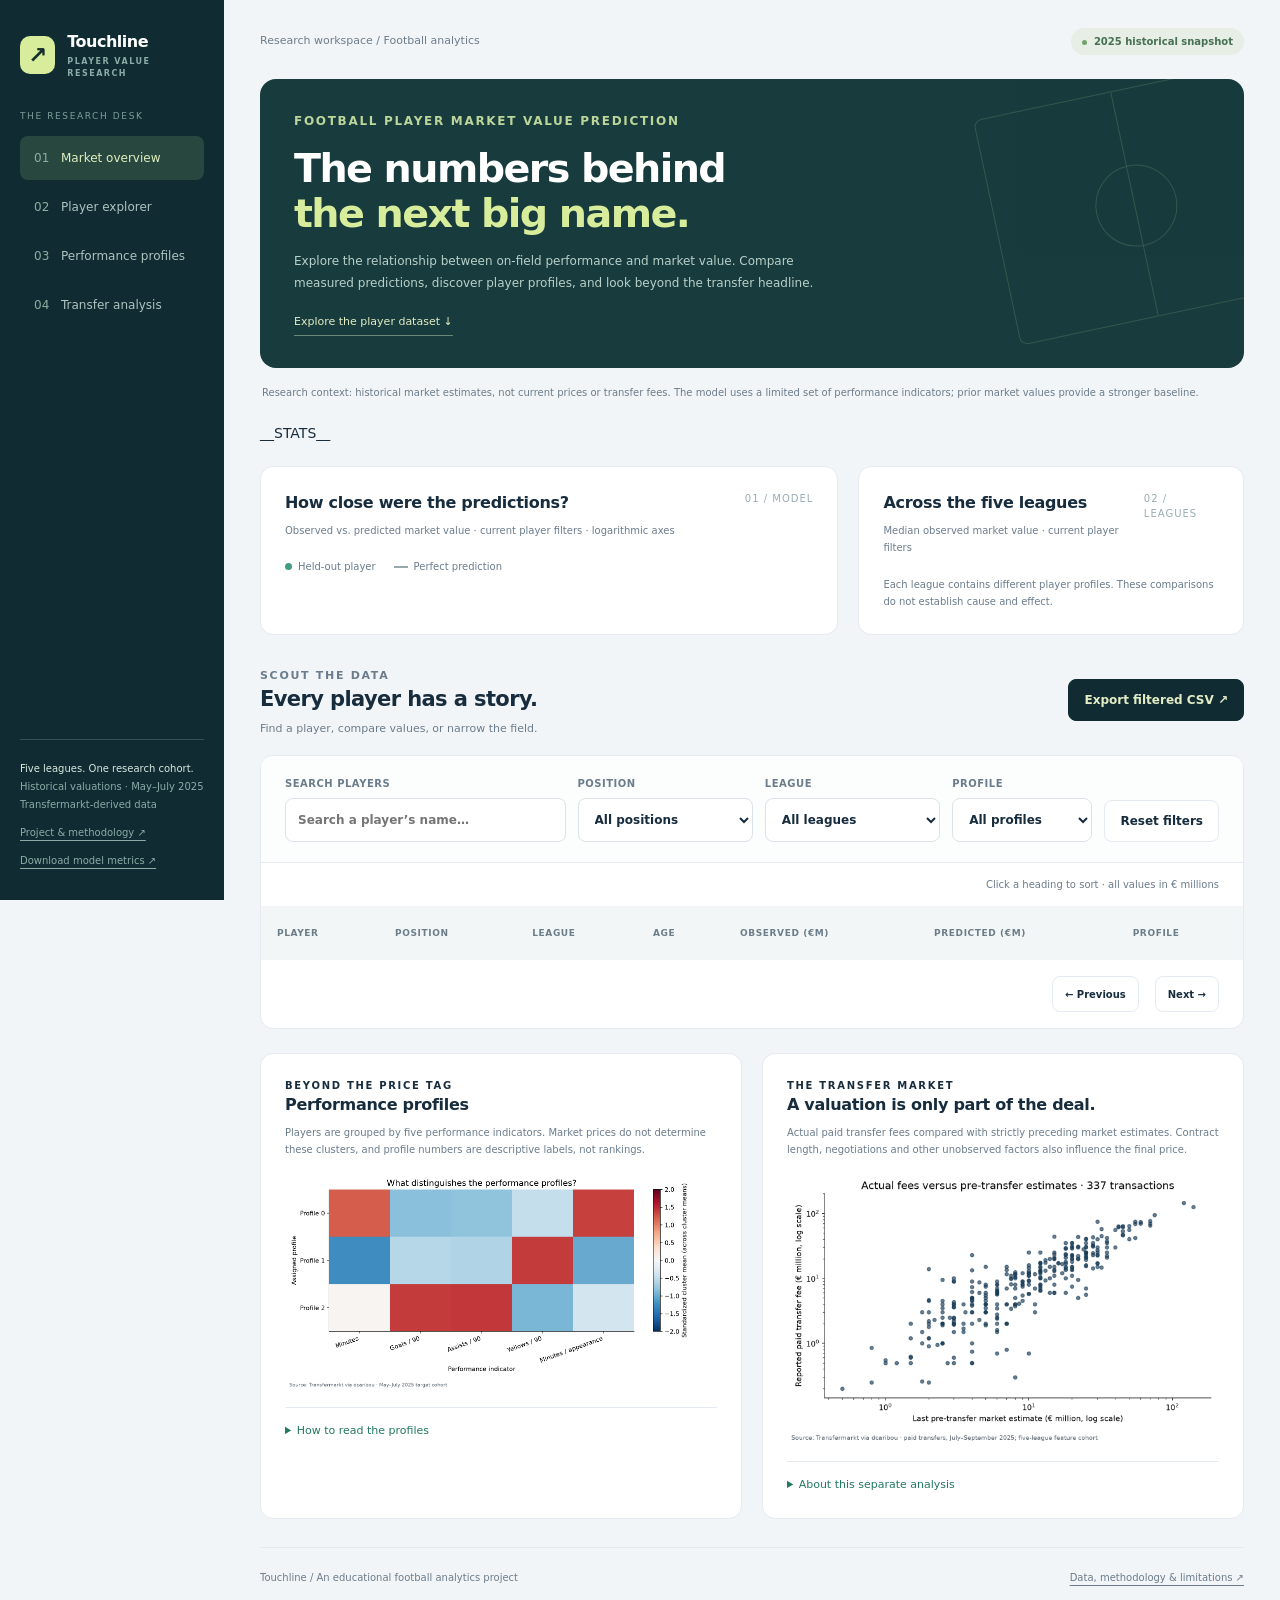
<file: reports/template.html>
<!doctype html>
<html lang="en"><head><meta charset="utf-8"><meta name="viewport" content="width=device-width,initial-scale=1"><meta name="description" content="Explore historical football player valuations, model predictions and performance profiles across five European leagues."><title>Touchline · Player Value Research</title><link rel="stylesheet" href="interface.css"><script src="interface.js" defer></script></head>
<body><a class="skip-link" href="#main">Skip to content</a>
<aside class="sidebar"><a class="brand" href="#overview"><span class="brand-icon" aria-hidden="true">↗</span><span>Touchline<small>PLAYER VALUE RESEARCH</small></span></a><nav aria-label="Main navigation"><p class="nav-caption">THE RESEARCH DESK</p><a class="active" href="#overview"><span>01</span>Market overview</a><a href="#players"><span>02</span>Player explorer</a><a href="#profiles"><span>03</span>Performance profiles</a><a href="#transfers"><span>04</span>Transfer analysis</a></nav><div class="sidebar-bottom"><strong>Five leagues. One research cohort.</strong><br>Historical valuations · May–July 2025<br>Transfermarkt-derived data<a href="https://github.com/MO7KUN/Football-Player-Market-Value-Prediction">Project & methodology ↗</a><a href="metrics.json">Download model metrics ↗</a></div></aside>
<main class="main" id="main"><div class="topbar"><span>Research workspace <span aria-hidden="true">/</span> Football analytics</span><span class="status-dot">2025 historical snapshot</span></div>
<section class="hero" id="overview"><div class="hero-copy"><p class="eyebrow">Football Player Market Value Prediction</p><h1>The numbers behind<br><em>the next big name.</em></h1><p>Explore the relationship between on-field performance and market value. Compare measured predictions, discover player profiles, and look beyond the transfer headline.</p><a href="#players">Explore the player dataset ↓</a></div><div class="pitch" aria-hidden="true"></div></section>
<p class="notice">Research context: historical market estimates, not current prices or transfer fees. The model uses a limited set of performance indicators; prior market values provide a stronger baseline.</p>
<section class="stats" aria-label="Fixed model evaluation metrics">__STATS__</section>
<div class="overview"><section class="panel"><div class="panel-head"><div><h2>How close were the predictions?</h2><p class="caption">Observed vs. predicted market value · current player filters · logarithmic axes</p></div><span class="panel-number">01 / MODEL</span></div><div id="valuation-chart" class="chart"></div><div class="legend"><span>Held-out player</span><span>Perfect prediction</span></div></section><section class="panel"><div class="panel-head"><div><h2>Across the five leagues</h2><p class="caption">Median observed market value · current player filters</p></div><span class="panel-number">02 / LEAGUES</span></div><div id="league-chart" class="chart"></div><p class="caption">Each league contains different player profiles. These comparisons do not establish cause and effect.</p></section></div>
<section id="players"><div class="section-heading"><div><p class="eyebrow">SCOUT THE DATA</p><h2>Every player has a story.</h2><p>Find a player, compare values, or narrow the field.</p></div><button id="export" class="primary">Export filtered CSV ↗</button></div><div class="panel explorer"><div class="filters"><label>SEARCH PLAYERS<input id="q" type="search" placeholder="Search a player’s name…"></label><label>POSITION<select id="position"><option value="">All positions</option></select></label><label>LEAGUE<select id="league"><option value="">All leagues</option></select></label><label>PROFILE<select id="profile"><option value="">All profiles</option></select></label><button id="reset">Reset filters</button></div><div class="results-meta"><strong id="count" role="status"></strong><span>Click a heading to sort · all values in € millions</span></div><div class="wrap"><table><caption hidden>Historical player valuations and model predictions, in millions of euros</caption><thead><tr><th data-key="name"><button>Player</button></th><th data-key="position"><button>Position</button></th><th data-key="league"><button>League</button></th><th data-key="age"><button>Age</button></th><th data-key="market_value_in_eur"><button>Observed (€m)</button></th><th data-key="prediction_eur"><button>Predicted (€m)</button></th><th data-key="cluster"><button>Profile</button></th></tr></thead><tbody id="rows"></tbody></table></div><div class="pagination"><span id="page-info"></span><div><button id="prev" aria-label="Previous page">← Previous</button><span id="page-number"></span><button id="next" aria-label="Next page">Next →</button></div></div></div></section>
<div class="research-grid"><section class="panel" id="profiles"><p class="eyebrow">BEYOND THE PRICE TAG</p><h2>Performance profiles</h2><p class="caption">Players are grouped by five performance indicators. Market prices do not determine these clusters, and profile numbers are descriptive labels, not rankings.</p><img src="figures/cluster_heatmap.png" alt="Standardized performance characteristics of the three player clusters" loading="lazy"><details><summary>How to read the profiles</summary><p class="caption">KMeans groups players by minutes played, goals per 90, assists per 90, yellow cards per 90 and minutes per appearance. The groups overlap; defensive and goalkeeper quality cannot be measured well with these limited statistics.</p></details></section><section class="panel" id="transfers"><p class="eyebrow">THE TRANSFER MARKET</p><h2>A valuation is only part of the deal.</h2><p class="caption">Actual paid transfer fees compared with strictly preceding market estimates. Contract length, negotiations and other unobserved factors also influence the final price.</p><img src="figures/transfer_fees.png" alt="Actual paid transfer fees versus strictly preceding market estimates" loading="lazy"><details><summary>About this separate analysis</summary><p class="caption">Paid transactions from July–September 2025. Free transfers and undisclosed or nonpositive fees are excluded. A Transfermarkt estimate and a realized transfer fee are different variables.</p></details></section></div>
<footer class="page-footer"><span>Touchline / An educational football analytics project</span><a href="https://github.com/MO7KUN/Football-Player-Market-Value-Prediction">Data, methodology & limitations ↗</a></footer></main><script id="player-data" type="application/json">__PLAYER_DATA__</script></body></html>
</file>
<file: reports/interface.css>
:root{--bg:#f2f5f7;--surface:#fff;--ink:#172c3d;--muted:#6b7c8c;--line:#e4eaf0;--accent:#227961;--nav:#102c32;--lime:#d8ed9b}*{box-sizing:border-box}html{scroll-behavior:smooth;scroll-padding-top:28px}body{margin:0;background:var(--bg);color:var(--ink);font:14px Inter,ui-sans-serif,system-ui,sans-serif;line-height:1.5}a{color:inherit;text-underline-offset:4px}button,input,select{font:inherit;touch-action:manipulation}button,a,input,select,summary{outline-offset:4px}button:focus-visible,a:focus-visible,input:focus-visible,select:focus-visible,summary:focus-visible{outline:3px solid #71ae97}button{cursor:pointer;min-height:42px;border-radius:8px;border:1px solid var(--line);background:white;color:var(--ink);padding:10px 15px;font-size:12px;font-weight:600}button:hover{background:#edf4f0}button:disabled{cursor:default;opacity:.45}input,select{width:100%;min-height:44px;padding:10px 12px;border:1px solid #dce3e8;border-radius:8px;color:var(--ink);background:#fff;font-size:12px}label{font-size:10px;letter-spacing:.5px;font-weight:650;display:block;color:var(--muted)}label input,label select{margin-top:7px}h1,h2,p{margin:0}h2{font-size:16px;letter-spacing:-.3px;font-weight:650}.eyebrow{font-size:10px;letter-spacing:1.7px;text-transform:uppercase;font-weight:650}.sidebar{position:fixed;inset:0 auto 0 0;width:224px;background:var(--nav);color:#fff;padding:30px 20px;display:flex;flex-direction:column;gap:30px;overflow:auto}.brand{display:flex;gap:12px;align-items:center;text-decoration:none;font-size:16px;font-weight:650;letter-spacing:-.5px}.brand-icon{display:grid;place-items:center;color:#142e2e;background:var(--lime);width:38px;height:38px;border-radius:10px;font-size:23px}.brand small{display:block;color:#8aaba6;letter-spacing:1.5px;font-size:8px;margin-top:2px}.nav-caption{font-size:9px;letter-spacing:1.6px;color:#7c9d98;margin-bottom:12px}.sidebar nav a{display:block;padding:13px 14px;margin:5px 0;text-decoration:none;border-radius:8px;color:#adc3bf;font-size:12px}.sidebar nav a:hover,.sidebar nav a.active{background:#28483f;color:#e0efbf}.sidebar nav a span{display:inline-block;width:27px;color:#8cad9f}.sidebar-bottom{margin-top:auto;color:#8aaba6;font-size:10px;line-height:1.8;border-top:1px solid #31504f;padding-top:20px}.sidebar-bottom a{display:block;margin-top:10px}.sidebar-bottom strong{color:#d9e9df;font-weight:500}.main{margin-left:224px;padding:28px 36px 40px;max-width:1800px}.topbar{display:flex;align-items:center;justify-content:space-between;gap:15px;padding-bottom:24px;color:var(--muted);font-size:11px}.status-dot{background:#e7eee5;color:#477054;border-radius:24px;padding:6px 11px;font-size:10px;font-weight:600}.status-dot:before{content:'';display:inline-block;width:5px;height:5px;border-radius:50%;background:#73a36c;margin-right:7px}.hero{background:#183b3d;color:#fff;border-radius:16px;padding:32px 34px;position:relative;overflow:hidden}.hero-copy{max-width:640px;position:relative;z-index:1}.hero .eyebrow{color:#bbd59a}.hero h1{font-size:clamp(28px,3.1vw,44px);line-height:1.14;letter-spacing:-1.6px;font-weight:550;margin:13px 0 15px}.hero h1 em{color:#d8ed9b;font-style:normal}.hero p{color:#b8d0c9;font-size:12px;max-width:560px;line-height:1.8}.hero a{display:inline-block;font-size:11px;color:#e3edc5;text-decoration:none;border-bottom:1px solid #698779;margin-top:20px;padding-bottom:4px}.pitch{position:absolute;right:-30px;top:10px;width:280px;height:230px;opacity:.15;border:1px solid #d9edaa;transform:rotate(-12deg);border-radius:8px}.pitch:before{content:'';position:absolute;left:50%;top:0;height:100%;border-left:1px solid #d9edaa}.pitch:after{content:'';position:absolute;width:80px;height:80px;border:1px solid #d9edaa;border-radius:50%;left:100px;top:75px}.notice{font-size:10px;color:var(--muted);margin:16px 2px 22px;line-height:1.7}.stats{display:grid;grid-template-columns:repeat(4,1fr);gap:14px;margin:22px 0}.stat{border:1px solid var(--line);border-radius:12px;background:white;padding:20px}.stat b{display:block;font-size:29px;letter-spacing:-1px;font-weight:550;line-height:1.2;margin:10px 0 7px}.stat span{font-size:10px;color:var(--muted)}.stat .eyebrow{color:var(--muted);font-size:9px;letter-spacing:.9px}.stat small{color:var(--accent);font-size:9px}.overview{display:grid;grid-template-columns:1.5fr 1fr;gap:20px;margin:20px 0 28px}.panel{padding:24px;border:1px solid var(--line);border-radius:13px;background:white;min-width:0}.panel-head{display:flex;justify-content:space-between;gap:12px;align-items:flex-start}.panel-number{color:#9aacb3;font-size:10px;letter-spacing:1px}.caption{color:var(--muted);font-size:10px;line-height:1.7;margin-top:7px}.chart{margin-top:20px}.chart svg{width:100%;height:auto;display:block}.chart text{font:10px system-ui;fill:#72828c}.legend{font-size:10px;color:var(--muted);margin-top:10px;display:flex;gap:18px}.legend span:before{content:'';width:7px;height:7px;border-radius:50%;background:#429c82;display:inline-block;margin-right:6px}.legend span:last-child:before{border-radius:0;background:#96aaad;width:14px;height:2px;vertical-align:middle}.section-heading{display:flex;justify-content:space-between;gap:20px;align-items:center;margin-bottom:18px}.section-heading h2{font-size:21px;letter-spacing:-.6px}.section-heading p{font-size:11px;color:var(--muted);margin-top:5px}.primary{background:var(--nav);color:#e3edc5;border-color:var(--nav)}.primary:hover{background:#285447}.explorer{padding:0;overflow:hidden}.filters{display:grid;grid-template-columns:1.6fr 1fr 1fr .8fr auto;gap:12px;padding:20px 24px;border-bottom:1px solid var(--line);align-items:end;background:#fcfdfd}.results-meta{padding:14px 24px;font-size:10px;color:var(--muted);display:flex;justify-content:space-between;gap:14px}.results-meta strong{color:var(--ink);font-weight:600}.wrap{overflow:auto;max-height:680px}table{width:100%;border-collapse:collapse;white-space:nowrap;text-align:left;font-size:12px}th{background:#f3f6f7;position:sticky;top:0;z-index:1;font-size:9px;letter-spacing:.6px;text-transform:uppercase;color:#6b7d89;padding:11px 16px}th button{font:inherit;text-transform:inherit;letter-spacing:inherit;background:transparent;border:0;padding:0;min-height:32px;white-space:nowrap;color:inherit}th button:hover{background:transparent;color:var(--accent)}th[aria-sort=ascending] button:after{content:' ↑'}th[aria-sort=descending] button:after{content:' ↓'}td{padding:15px 16px;border-bottom:1px solid #edf0f3;font-variant-numeric:tabular-nums}td:first-child{font-weight:600;min-width:185px}tbody tr:hover{background:#f6f9f6}.avatar{display:inline-grid;place-items:center;width:29px;height:29px;border-radius:50%;background:#eaf0e5;color:#55734a;font-size:10px;margin-right:10px;font-weight:650}.tag{font-size:10px;border-radius:5px;background:#eff3f5;color:#607784;padding:4px 8px}.value{color:#24765d;font-weight:650}.pagination{display:flex;justify-content:space-between;align-items:center;gap:14px;padding:16px 24px;font-size:10px;color:var(--muted)}.pagination>div{display:flex;gap:8px;align-items:center}.pagination button{min-height:36px;padding:8px 12px;font-size:10px}.empty{padding:45px 20px;text-align:center;color:var(--muted)}.research-grid{display:grid;grid-template-columns:1fr 1fr;gap:20px;margin-top:24px}.research-grid img{width:100%;height:auto;display:block;margin-top:15px;border-radius:7px}.research-grid details{margin-top:18px;border-top:1px solid var(--line);padding-top:15px}.research-grid summary{cursor:pointer;font-size:11px;color:var(--accent)}.research-grid a{font-size:11px}.page-footer{margin-top:28px;padding:22px 0;border-top:1px solid var(--line);display:flex;gap:20px;justify-content:space-between;color:var(--muted);font-size:10px}.skip-link{position:fixed;top:8px;left:8px;z-index:10;background:white;padding:12px;transform:translateY(-160%)}.skip-link:focus{transform:none}
@media(min-width:1500px){.main{padding:34px 50px}.hero{padding:40px}}
@media(max-width:1150px){.sidebar{width:190px;padding:25px 16px}.main{margin-left:190px;padding:24px}.filters{grid-template-columns:1.5fr 1fr 1fr}.filters label:first-child{grid-column:span 2}.overview{grid-template-columns:1fr 1fr}.stat{padding:16px}.stat b{font-size:25px}}
@media(max-width:800px){.sidebar{position:static;width:auto;padding:18px 20px;gap:16px}.brand{font-size:15px}.brand small{display:inline;margin-left:8px}.sidebar nav{display:flex;gap:4px;overflow:auto}.sidebar nav a{white-space:nowrap;margin:0;padding:9px 12px;font-size:11px}.sidebar nav a span,.nav-caption,.sidebar-bottom{display:none}.main{margin:0;padding:20px 16px}.hero{padding:28px 24px}.hero h1{font-size:33px;letter-spacing:-1px}.hero-copy{max-width:600px}.pitch{opacity:.08}.topbar{font-size:10px}.stats{grid-template-columns:repeat(2,1fr);gap:10px}.stat b{font-size:28px}.overview,.research-grid{grid-template-columns:1fr}.panel{padding:20px}.explorer{padding:0}.filters{padding:18px 16px;grid-template-columns:1fr 1fr;gap:12px}.filters label:first-child{grid-column:span 2}.filters>button{align-self:end}.results-meta{padding:14px 16px}.results-meta span:last-child{display:none}.section-heading{align-items:flex-start;gap:12px}.section-heading h2{font-size:19px}.section-heading button{max-width:105px;font-size:10px}.pagination{padding:16px;flex-wrap:wrap}.page-footer{flex-direction:column;gap:8px}.hero p{font-size:11px}}
@media(max-width:800px){.sidebar nav{display:grid;grid-template-columns:1fr 1fr;overflow:visible}.sidebar nav a{padding:9px 12px}.sidebar nav a.active{box-shadow:inset 2px 0 #d8ed9b}}
@media(prefers-reduced-motion:reduce){html{scroll-behavior:auto}}
</file>
